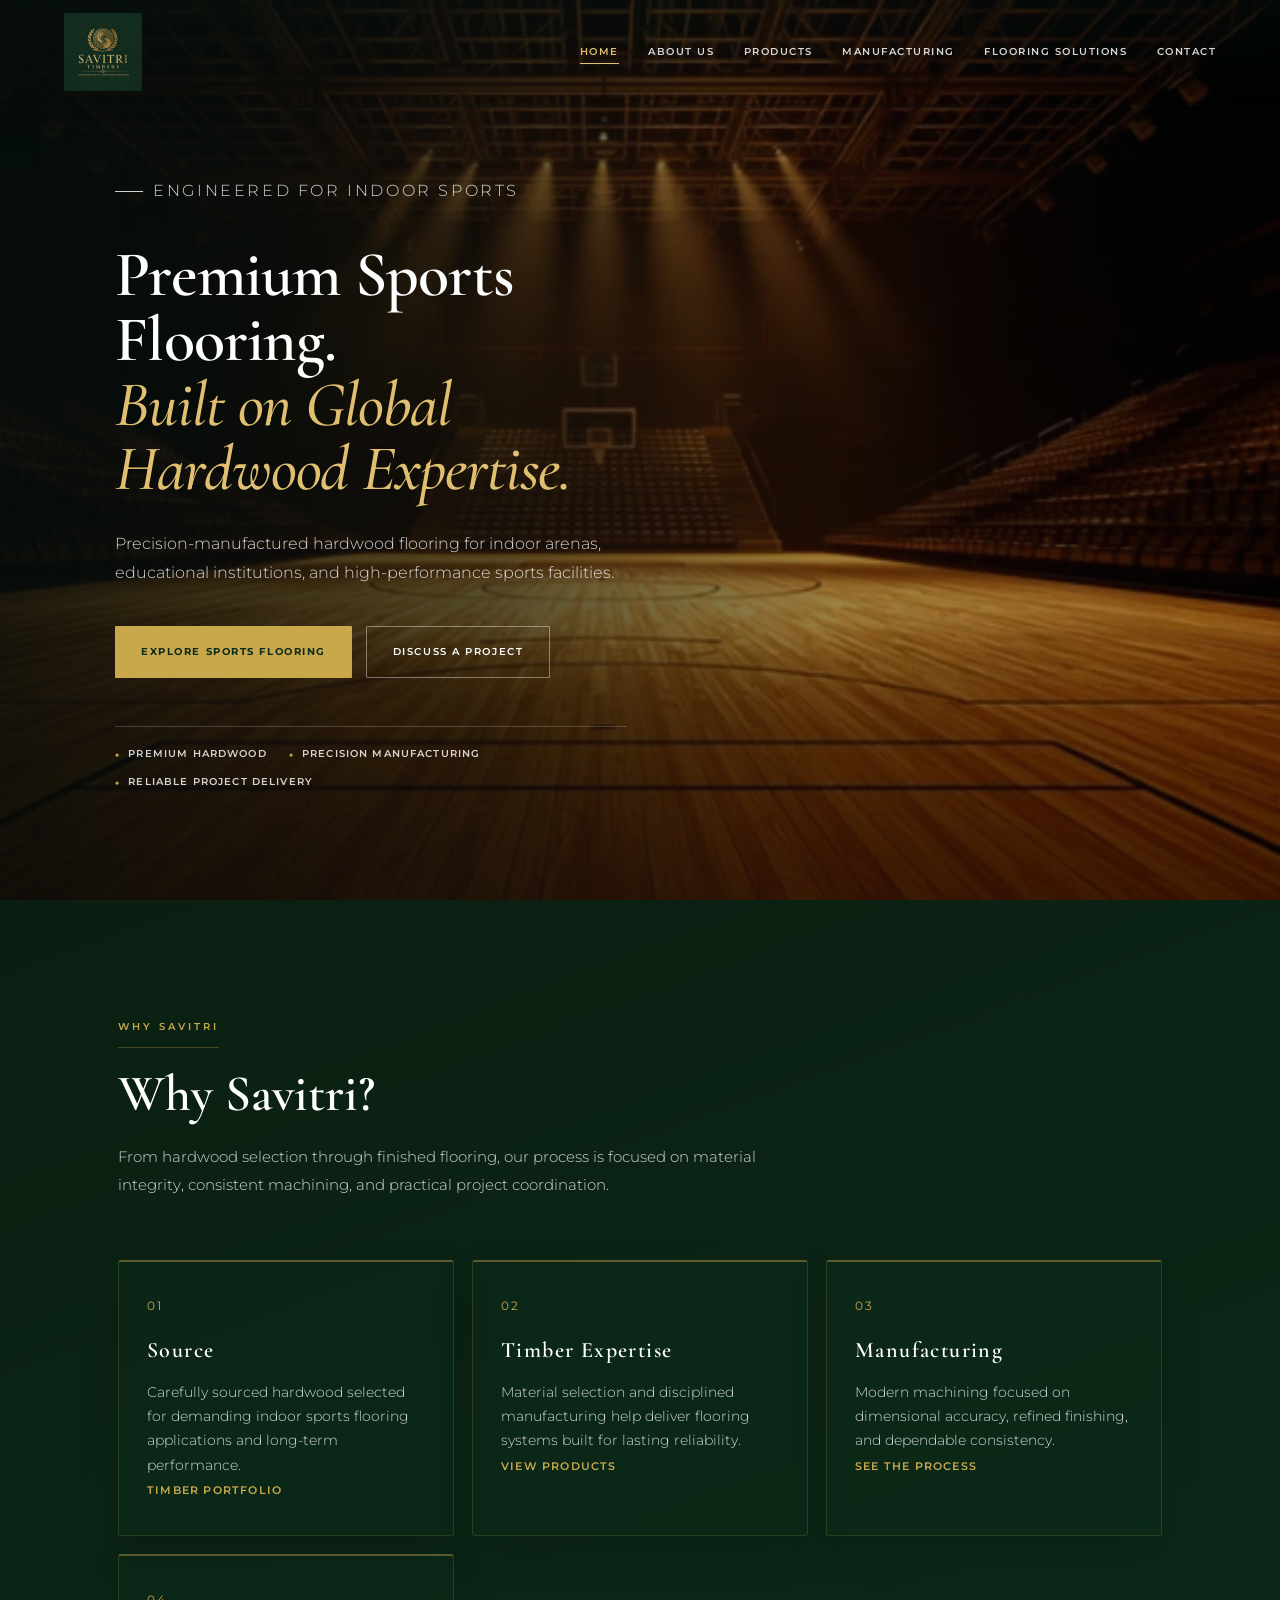
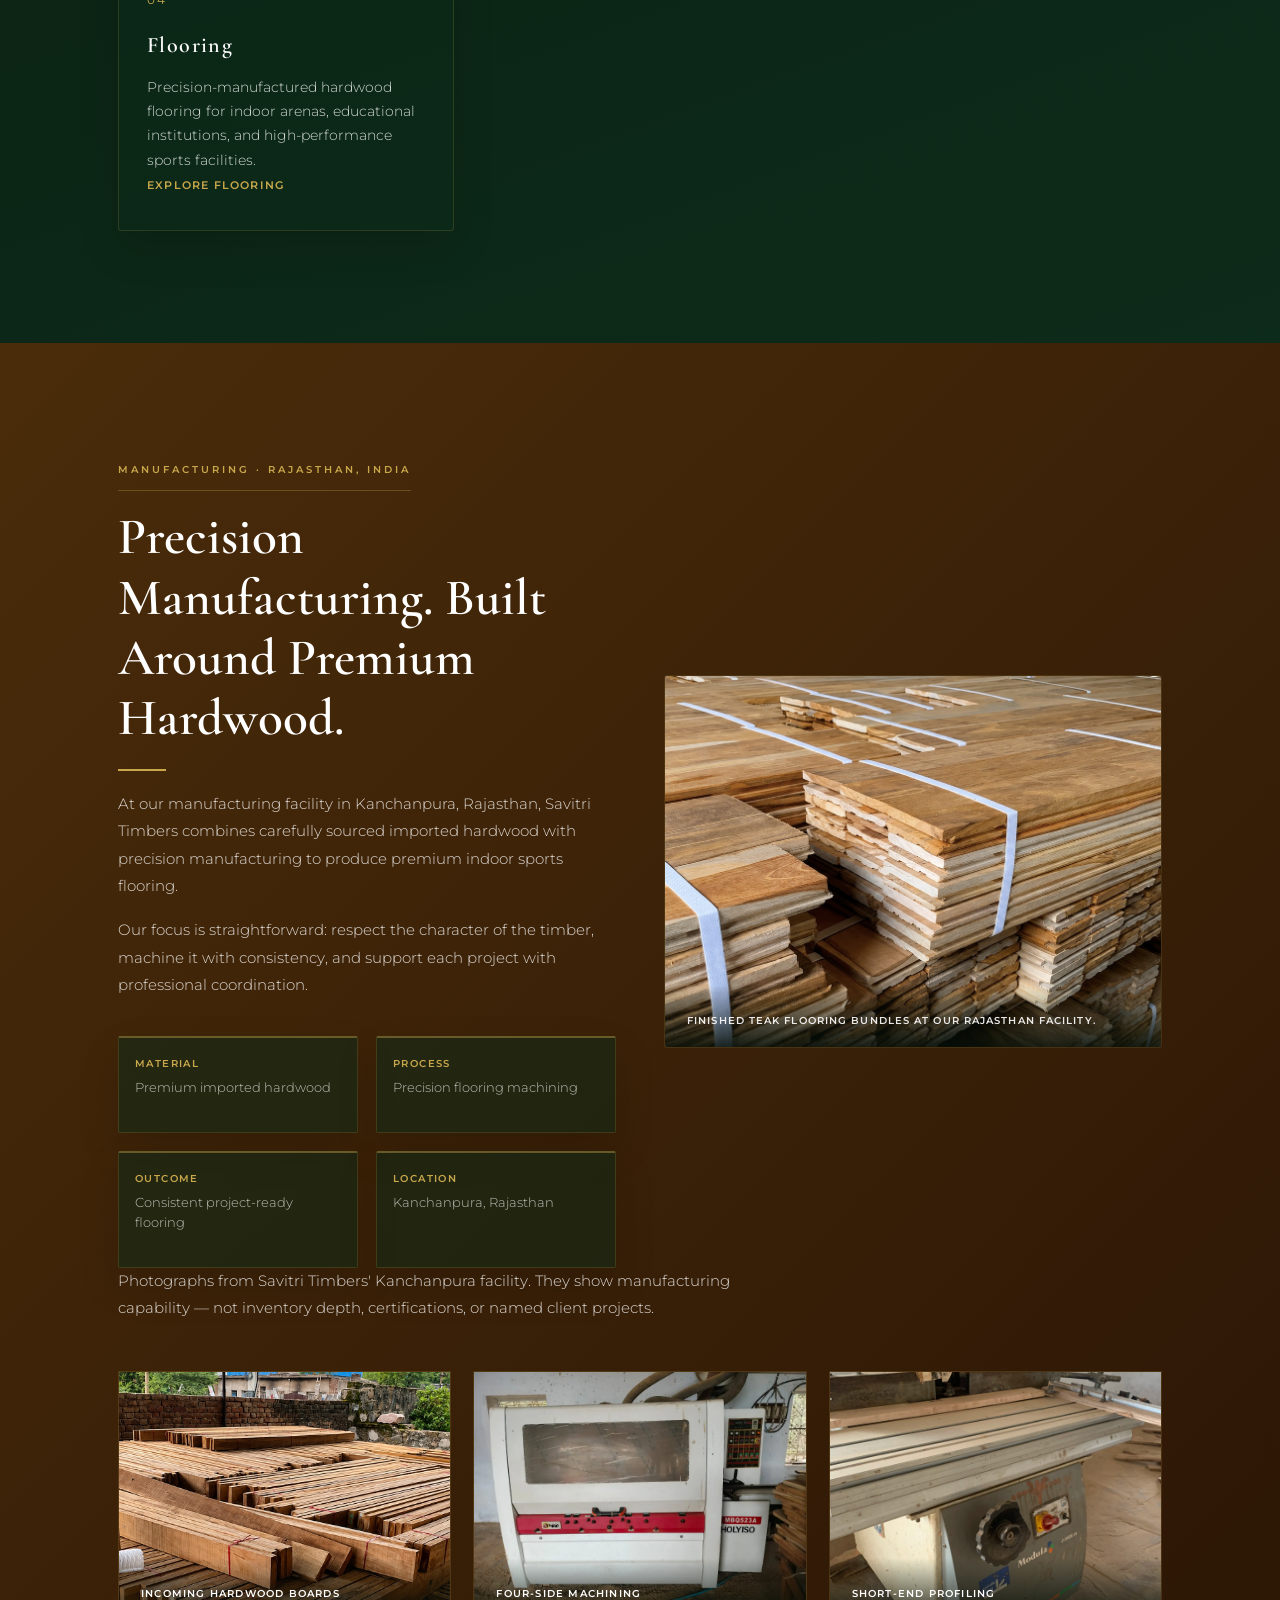
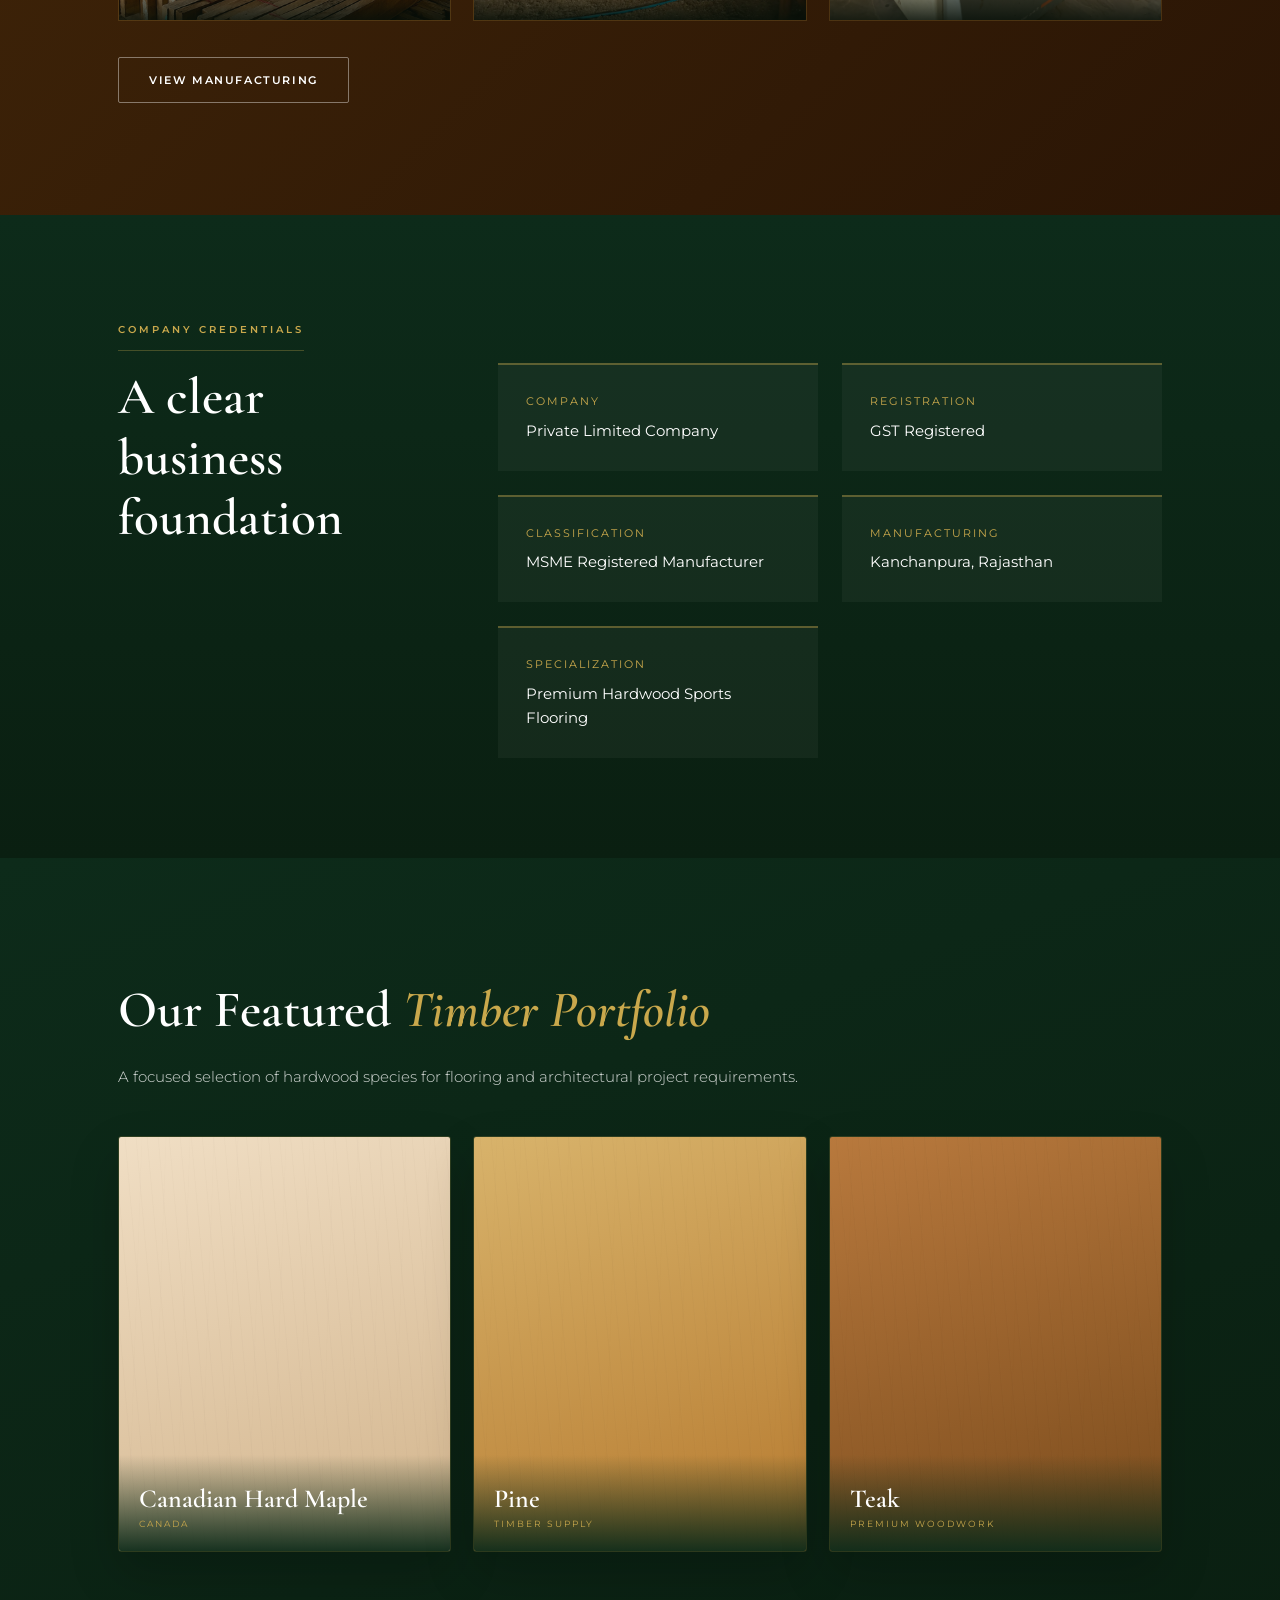
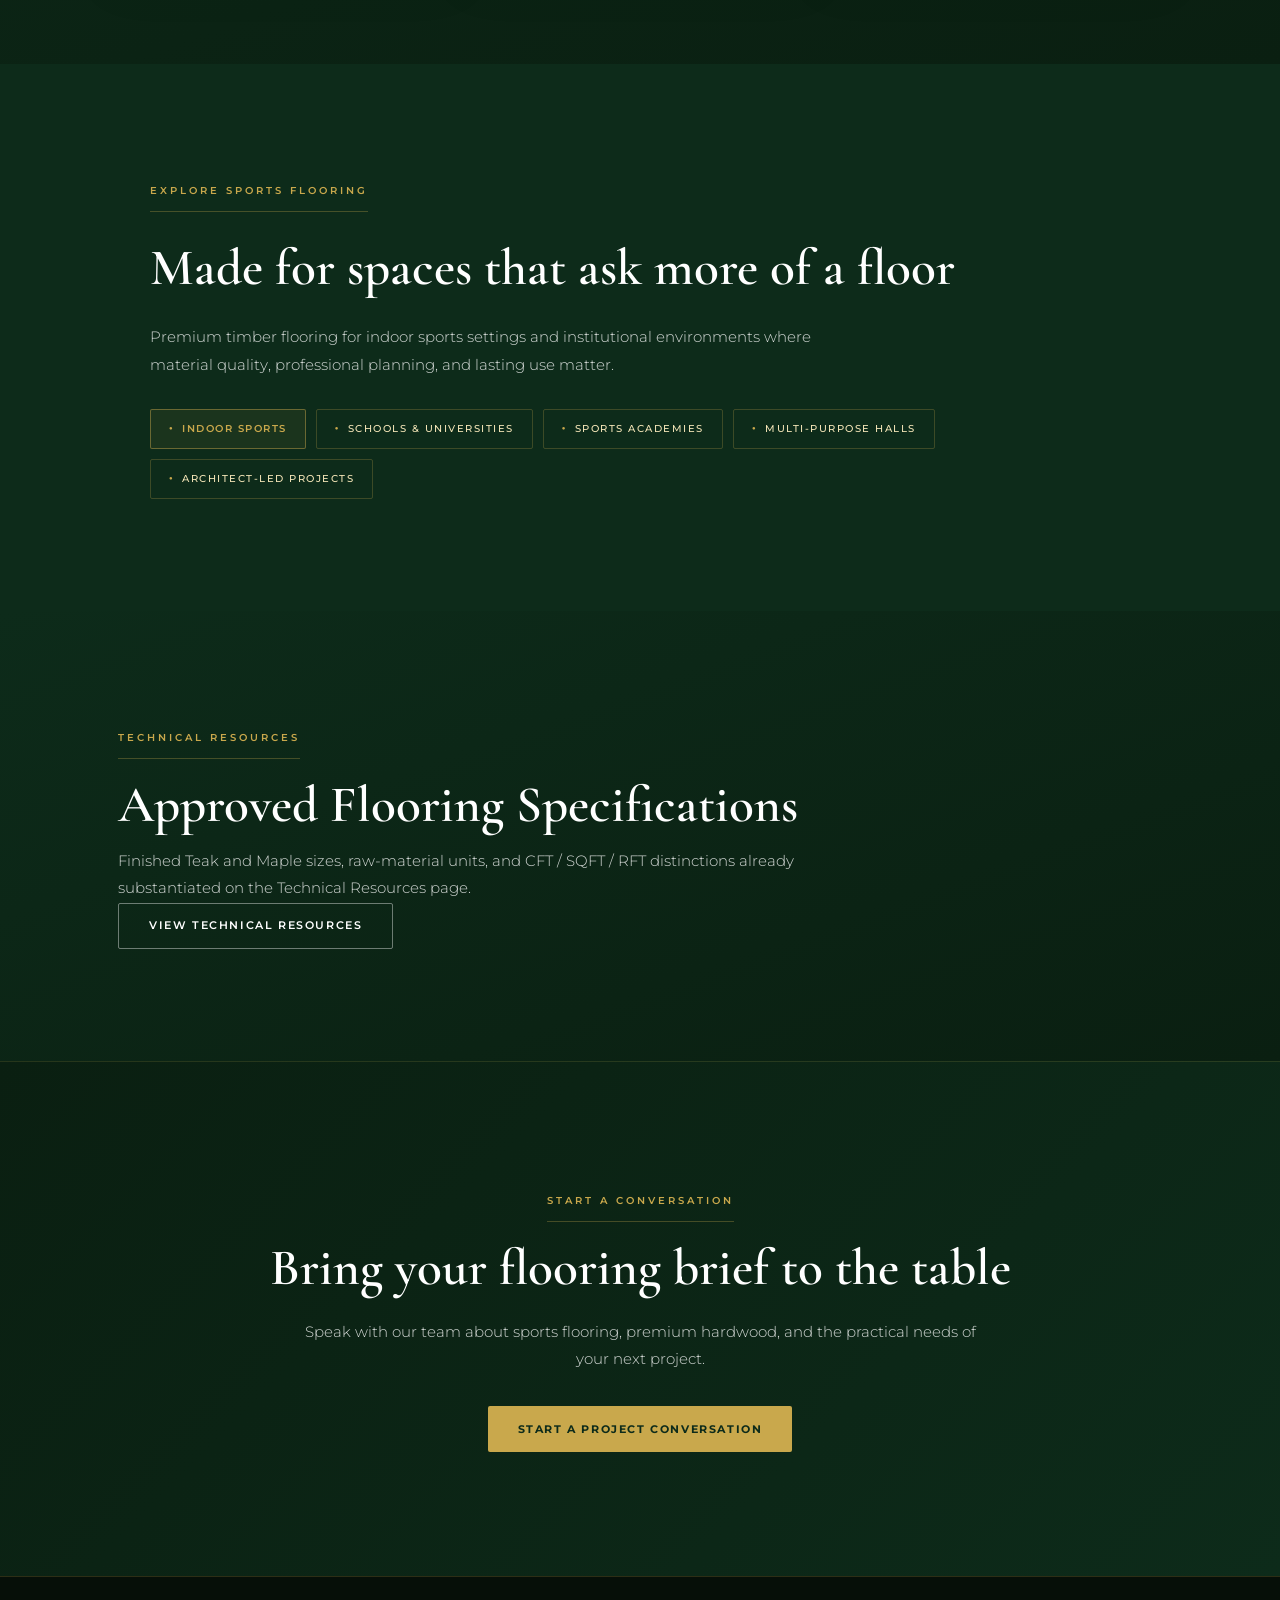
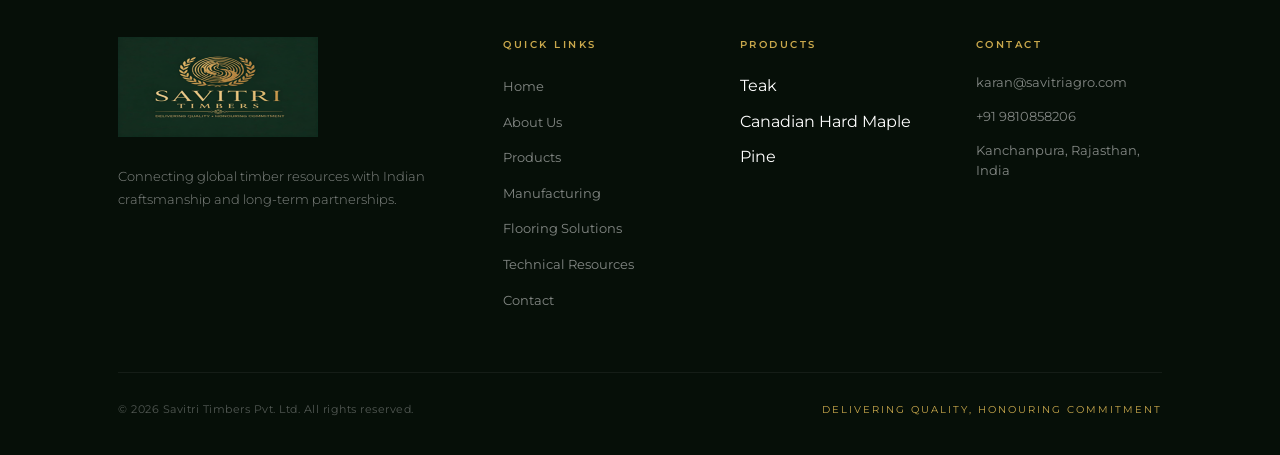
<file: index.html>
<!DOCTYPE html>
<html lang="en">
<head>
    <meta charset="UTF-8">
    <meta name="viewport" content="width=device-width, initial-scale=1.0">
    <title>Savitri Timbers | Premium Hardwood Sports Flooring</title>
    <meta name="description" content="Savitri Timbers manufactures premium hardwood sports flooring in Rajasthan, supported by global hardwood sourcing and dependable project delivery.">
    <meta property="og:title" content="Savitri Timbers | Premium Hardwood Sports Flooring">
    <meta property="og:description" content="Premium hardwood sports flooring, precision-manufactured in Rajasthan.">
    <meta property="og:type" content="website">
    <link rel="icon" href="images/favicon.png" type="image/png" sizes="64x64">
    <link rel="preconnect" href="https://fonts.googleapis.com">
    <link rel="preconnect" href="https://fonts.gstatic.com" crossorigin>
    <link rel="stylesheet" href="https://fonts.googleapis.com/css2?family=Cormorant+Garamond:ital,wght@0,300;0,400;0,500;0,600;0,700;1,400;1,600&amp;family=Montserrat:wght@300;400;500;600;700;800&amp;display=swap">
    <link rel="stylesheet" href="css/style.css">
    <link rel="preload" as="image" href="assets/images/hero/arena-main.webp" type="image/webp" media="(min-width: 769px)">
    <link rel="preload" as="image" href="assets/images/hero/arena-mobile-master.webp" type="image/webp" media="(max-width: 768px)">
</head>
<body class="home-page">

<!-- Header with logo and navigation -->
    <header>
    <div class="container">
    <a class="logo" href="index.html" aria-label="Savitri Timbers home">
        <img src="images/logo-mark.png" width="200" height="200" alt="Savitri Timbers Logo">
    </a>
    <nav aria-label="Primary navigation">
        <a href="index.html" aria-current="page">Home</a>
        <a href="about.html">About Us</a>
        <a href="products.html">Products</a>
        <a href="manufacturing.html">Manufacturing</a>
        <a href="flooring/sports-flooring/">Flooring Solutions</a>
        <a href="contact.html">Contact</a>
    </nav>
</div>
</header>

<main>

<!-- Hero section with headline, tagline, and call-to-action -->
<section class="hero">
<div class="hero-bg" aria-hidden="true"></div>
  <div class="hero-grid" aria-hidden="true">
    <div></div><div></div><div></div><div></div><div></div><div></div>
  </div>   
  <div class="wood-texture" aria-hidden="true"></div>
  <div class="hero-overlay" aria-hidden="true"></div>
 
 <div class="hero-content">
    <p class="hero-eyebrow">Engineered for indoor sports</p>
    <h1>
      Premium Sports Flooring.<br>
      <em>Built on Global Hardwood Expertise.</em>
    </h1>
    <p class="hero-intro">
      Precision-manufactured hardwood flooring for indoor arenas, educational institutions,
      and high-performance sports facilities.
    </p>
    <div class="hero-buttons">
      <a href="flooring/sports-flooring/" class="btn">Explore Sports Flooring</a>
      <a href="contact.html?source=home-hero" class="btn-outline">Discuss a Project</a>
    </div>
    <ul class="hero-assurances" aria-label="Savitri Timbers value highlights">
      <li>Premium Hardwood</li>
      <li>Precision Manufacturing</li>
      <li>Reliable Project Delivery</li>
    </ul>
  </div>
</section>
<!--Hero section ends-->
<!-- this trust strip section is commented out for now, as it's redundant with Company Credentials section.  
<section class="trust-strip" aria-labelledby="trust-strip-title">
    <div class="container trust-strip-inner">
        <p id="trust-strip-title" class="trust-strip-label">Built for considered projects</p>
        <ul class="trust-strip-list">
            <li>
                <svg viewBox="0 0 24 24" aria-hidden="true"><path d="M5 21V4l7-2 7 2v17M2 21h20M9 8h1m4 0h1M9 12h1m4 0h1M9 16h1m4 0h1" /></svg>
                <span>Private Limited Company</span>
            </li>
            <li>
                <svg viewBox="0 0 24 24" aria-hidden="true"><path d="M4 21V8l8-5 8 5v13M2 21h20M8 21v-5h8v5M9 10h.01M15 10h.01" /></svg>
                <span>GST Registered</span>
            </li>
            <li>
                <svg viewBox="0 0 24 24" aria-hidden="true"><path d="M4 21V8l8-5 8 5v13M2 21h20M8 21v-5h8v5M9 10h.01M15 10h.01" /></svg>
                <span>MSME Registered Manufacturer</span>
            </li>
            <li>
                <svg viewBox="0 0 24 24" aria-hidden="true"><path d="M12 21s7-5.2 7-12a7 7 0 1 0-14 0c0 6.8 7 12 7 12Z" /><circle cx="12" cy="9" r="2" /></svg>
                <span>Manufacturing Facility · Rajasthan</span>
            </li>
            <li>
                <svg viewBox="0 0 24 24" aria-hidden="true"><circle cx="12" cy="12" r="9" /><path d="M3 12h18M12 3a14 14 0 0 1 0 18M12 3a14 14 0 0 0 0 18" /></svg>
                <span>Global Hardwood Sourcing</span>
            </li>
        </ul>
    </div>
</section>
-->
<section class="why-us" aria-labelledby="why-title">
    <div class="container">
        <span class="section-tag">Why Savitri</span>
        <h2 id="why-title" class="section-title">Why Savitri?</h2>
        <p class="section-sub">From hardwood selection through finished flooring, our process is focused on material integrity, consistent machining, and practical project coordination.</p>

        <div class="why-grid why-grid--four">
            <article class="why-card">
                <span class="card-index">01</span>
                <h3>Source</h3>
                <p>
                    Carefully sourced hardwood selected for demanding indoor sports flooring applications and long-term performance.
                </p>
                <p><a href="products.html">Timber portfolio</a></p>
            </article>
            <article class="why-card">
                <span class="card-index">02</span>
                <h3>Timber Expertise</h3>
                <p>Material selection and disciplined manufacturing help deliver flooring systems built for lasting reliability.</p>
                <p><a href="products.html">View products</a></p>
            </article>
            <article class="why-card">
                <span class="card-index">03</span>
                <h3>Manufacturing</h3>
                <p>
                 Modern machining focused on dimensional accuracy, refined finishing, and dependable consistency.
                </p>
                <p><a href="manufacturing.html">See the process</a></p>
            </article>
            <article class="why-card">
                <span class="card-index">04</span>
                <h3>Flooring</h3>
                <p>Precision-manufactured hardwood flooring for indoor arenas, educational institutions, and high-performance sports facilities.</p>
                <p><a href="flooring/sports-flooring/">Explore flooring</a></p>
            </article>
        </div>
    </div>
</section>

<section class="manufacturing" aria-labelledby="manufacturing-title">
    <div class="container manufacturing-grid">
        <div class="manufacturing-content">
            <span class="section-tag">Manufacturing · Rajasthan, India</span>
            <h2 id="manufacturing-title" class="section-title">Precision Manufacturing. Built Around Premium Hardwood.</h2>
            <span class="gold-line"></span>
            <p>At our manufacturing facility in Kanchanpura, Rajasthan, Savitri Timbers combines carefully sourced imported hardwood with precision manufacturing to produce premium indoor sports flooring.</p>
            <p>Our focus is straightforward: respect the character of the timber, machine it with consistency, and support each project with professional coordination.</p>

            <div class="mfg-features">
                <div class="mfg-feat"><h3>Material</h3><p>Premium imported hardwood</p></div>
                <div class="mfg-feat"><h3>Process</h3><p>Precision flooring machining</p></div>
                <div class="mfg-feat"><h3>Outcome</h3><p>Consistent project-ready flooring</p></div>
                <div class="mfg-feat"><h3>Location</h3><p>Kanchanpura, Rajasthan</p></div>
            </div>
        </div>

        <figure class="mfg-visual mfg-photo">
            <img src="assets/images/manufacturing/teak-flooring-bundles-shri-madhopur.jpg" width="1064" height="749" loading="lazy" decoding="async" alt="Finished teak flooring bundles at Savitri Timbers' Rajasthan facility">
            <figcaption>Finished teak flooring bundles at our Rajasthan facility.</figcaption>
        </figure>
    </div>
    <div class="container">
        <p class="section-sub">
            Photographs from Savitri Timbers' Kanchanpura facility.
            They show manufacturing capability — not inventory depth, certifications, or named client projects.
        </p>
        <div class="mfg-gallery-grid">
            <figure>
                <img src="assets/images/manufacturing/teak-raw-boards-shri-madhopur.jpg" width="976" height="1612" loading="lazy" decoding="async" alt="Raw hardwood boards at Savitri Timbers' Rajasthan facility">
                <figcaption>Incoming hardwood boards</figcaption>
            </figure>
            <figure>
                <img src="assets/images/manufacturing/holyiso-mbq523a-four-side-planer-moulder.webp" width="1200" height="800" loading="lazy" decoding="async" alt="HOLYISO four-side planer and moulder at Savitri Timbers">
                <figcaption>Four-side machining</figcaption>
            </figure>
            <figure>
                <img src="assets/images/manufacturing/jai-modula-j3400-spindle-moulder.webp" width="1200" height="800" loading="lazy" decoding="async" alt="JAI Modula spindle moulder at Savitri Timbers">
                <figcaption>Short-end profiling</figcaption>
            </figure>
        </div>
        <div class="hero-buttons home-mfg-actions">
            <a href="manufacturing.html" class="btn-outline">View Manufacturing</a>
        </div>
    </div>
</section>

<section class="credentials" aria-labelledby="credentials-title">
    <div class="container credentials-inner">
        <div>
            <span class="section-tag">Company credentials</span>
            <h2 id="credentials-title" class="section-title">A clear business foundation</h2>
        </div>
        <dl class="credentials-list">

<div>
<dt>Company</dt>
<dd>Private Limited Company</dd>
</div>

<div>
<dt>Registration</dt>
<dd>GST Registered</dd>
</div>

<div>
<dt>Classification</dt>
<dd>MSME Registered Manufacturer</dd>
</div>

<div>
<dt>Manufacturing</dt>
<dd>Kanchanpura, Rajasthan</dd>
</div>

<div>
<dt>Specialization</dt>
<dd>Premium Hardwood Sports Flooring</dd>
</div>

</dl>
    </div>
</section>



<!--Featured Timber Species-->
<section class="species" aria-labelledby="species-title">
    <div class="container">
       <h2 id="species-title">
            Our Featured 
            <em class="species-title-accent">Timber Portfolio</em>
        </h2>
        
        <p class="section-sub species-sub">
            A focused selection of hardwood species for flooring and architectural project requirements.
        </p>

    <div class="species-grid">
        <a class="species-card maple" href="flooring/maple/">
            <div class="species-bg"></div>
            <div class="wood-grain"></div>
            <div class="species-info">
                <div class="species-name">Canadian Hard Maple</div>
                <div class="species-origin">Canada</div>
            </div>
        </a>
        <div class="species-card pine">
            <div class="species-bg"></div>
            <div class="wood-grain"></div>
            <div class="species-info">
                <div class="species-name">Pine</div>
                <div class="species-origin">Timber Supply</div>
            </div>
        </div>
        <a class="species-card teak" href="flooring/teak/">
            <div class="species-bg"></div>
            <div class="wood-grain"></div>
            <div class="species-info">
                <div class="species-name">Teak</div>
                <div class="species-origin">Premium Woodwork</div>
            </div>
        </a>
    </div>
    </div>
</section>
<section class="sourcing applications" aria-labelledby="applications-title">

<div class="container">

    <span class="section-tag">Explore Sports Flooring</span>
    <h2 id="applications-title">Made for spaces that ask more of a floor</h2>

    <p>
        Premium timber flooring for indoor sports settings and institutional environments where material quality, professional planning, and lasting use matter.
    </p>

    <div class="country-grid">

        <a href="flooring/indoor-sports/">Indoor Sports</a>
        <div>Schools &amp; Universities</div>
        <div>Sports Academies</div>
        <div>Multi-purpose Halls</div>
        <div>Architect-led Projects</div>

    </div>

</div>

</section>

<section class="species" aria-labelledby="home-tech-title">
    <div class="container">
        <span class="section-tag">Technical Resources</span>
        <h2 id="home-tech-title" class="section-title">Approved Flooring Specifications</h2>
        <p class="section-sub">
            Finished Teak and Maple sizes, raw-material units, and CFT / SQFT / RFT distinctions
            already substantiated on the Technical Resources page.
        </p>
        <a href="technical-resources.html" class="btn-outline">View Technical Resources</a>
    </div>
</section>

<section class="contact-cta">
    <div class="container">
        <span class="section-tag">
            Start a Conversation
        </span>

        <h2 class="section-title">
            Bring your flooring brief to the table
        </h2>

        <p>
            Speak with our team about sports flooring, premium hardwood, and the practical needs of your next project.
        </p>

        <a href="contact.html?source=home-cta" class="btn">
            Start a Project Conversation
        </a>
    </div>
</section>

</main>
<script src="js/main.js"></script>

<footer>

    <div class="container">

        <div class="footer-top">

            <div class="footer-brand">

                <img src="images/logo-mark.png" width="200" height="200"
                     alt="Savitri Timbers"
                     class="footer-logo">

                <p>
                    Connecting global timber resources
                    with Indian craftsmanship and
                    long-term partnerships.
                </p>

            </div>

            <div class="footer-col">

                <h2>Quick Links</h2>

                <ul>
                    <li><a href="index.html">Home</a></li>
                    <li><a href="about.html">About Us</a></li>
                    <li><a href="products.html">Products</a></li>
                    <li><a href="manufacturing.html">Manufacturing</a></li>
                    <li><a href="flooring/sports-flooring/">Flooring Solutions</a></li>
                    <li><a href="technical-resources.html">Technical Resources</a></li>
                    <li><a href="contact.html">Contact</a></li>
                </ul>

            </div>

            <div class="footer-col">

                <h2>Products</h2>

                <ul>
                    <li>Teak</li>
                    <li>Canadian Hard Maple</li>
                    <li>Pine</li>
                </ul>

            </div>

            <div class="footer-col">

                <h2>Contact</h2>

                <div class="footer-contact-item">
                    <span class="contact-text">
                        karan@savitriagro.com
                    </span>
                </div>

                <div class="footer-contact-item">
                    <span class="contact-text">
                        +91 9810858206
                    </span>
                </div>

                <div class="footer-contact-item">
                    <span class="contact-text">
                        Kanchanpura, Rajasthan, India
                    </span>
                </div>

            </div>

        </div>

        <div class="footer-bottom">

            <p>
                © 2026 Savitri Timbers Pvt. Ltd.
                All rights reserved.
            </p>

            <div class="footer-tagline">

                Delivering Quality, Honouring Commitment

            </div>

        </div>

    </div>

</footer>

</body>

</html>
</file>
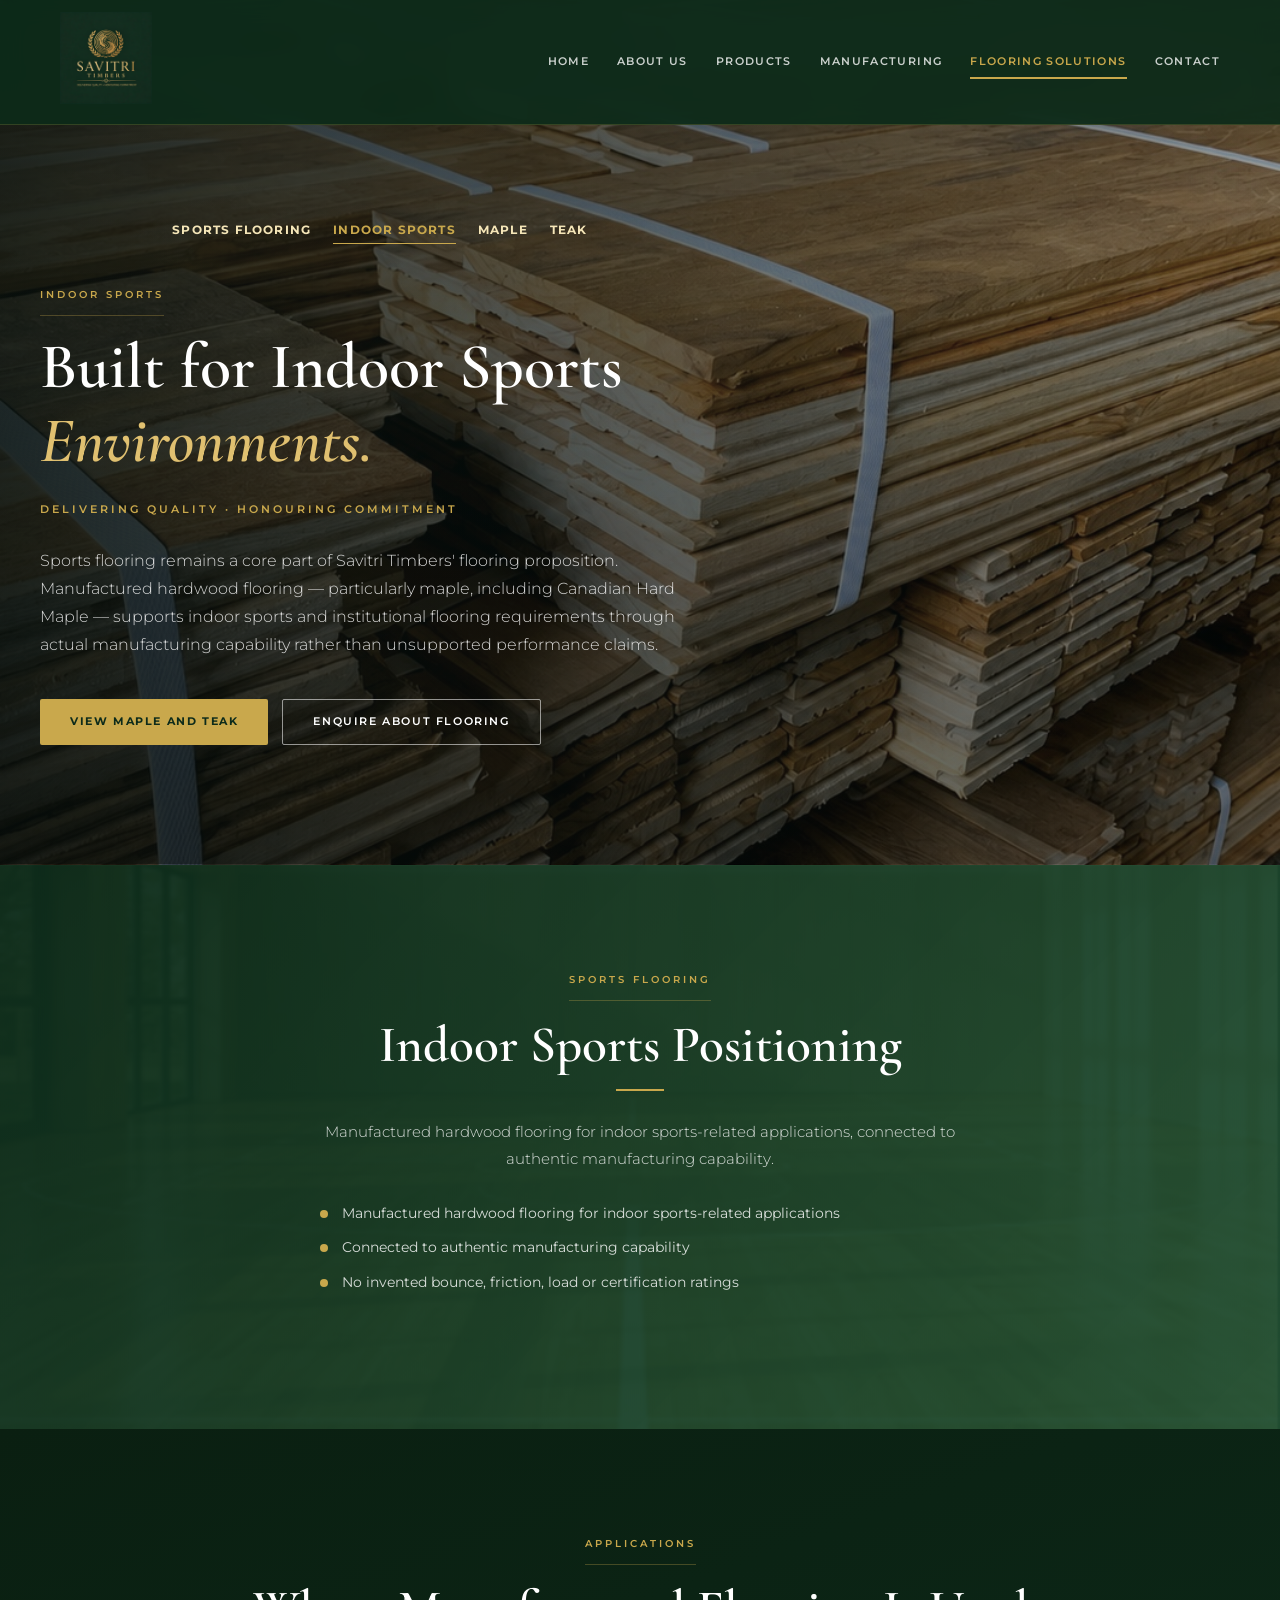
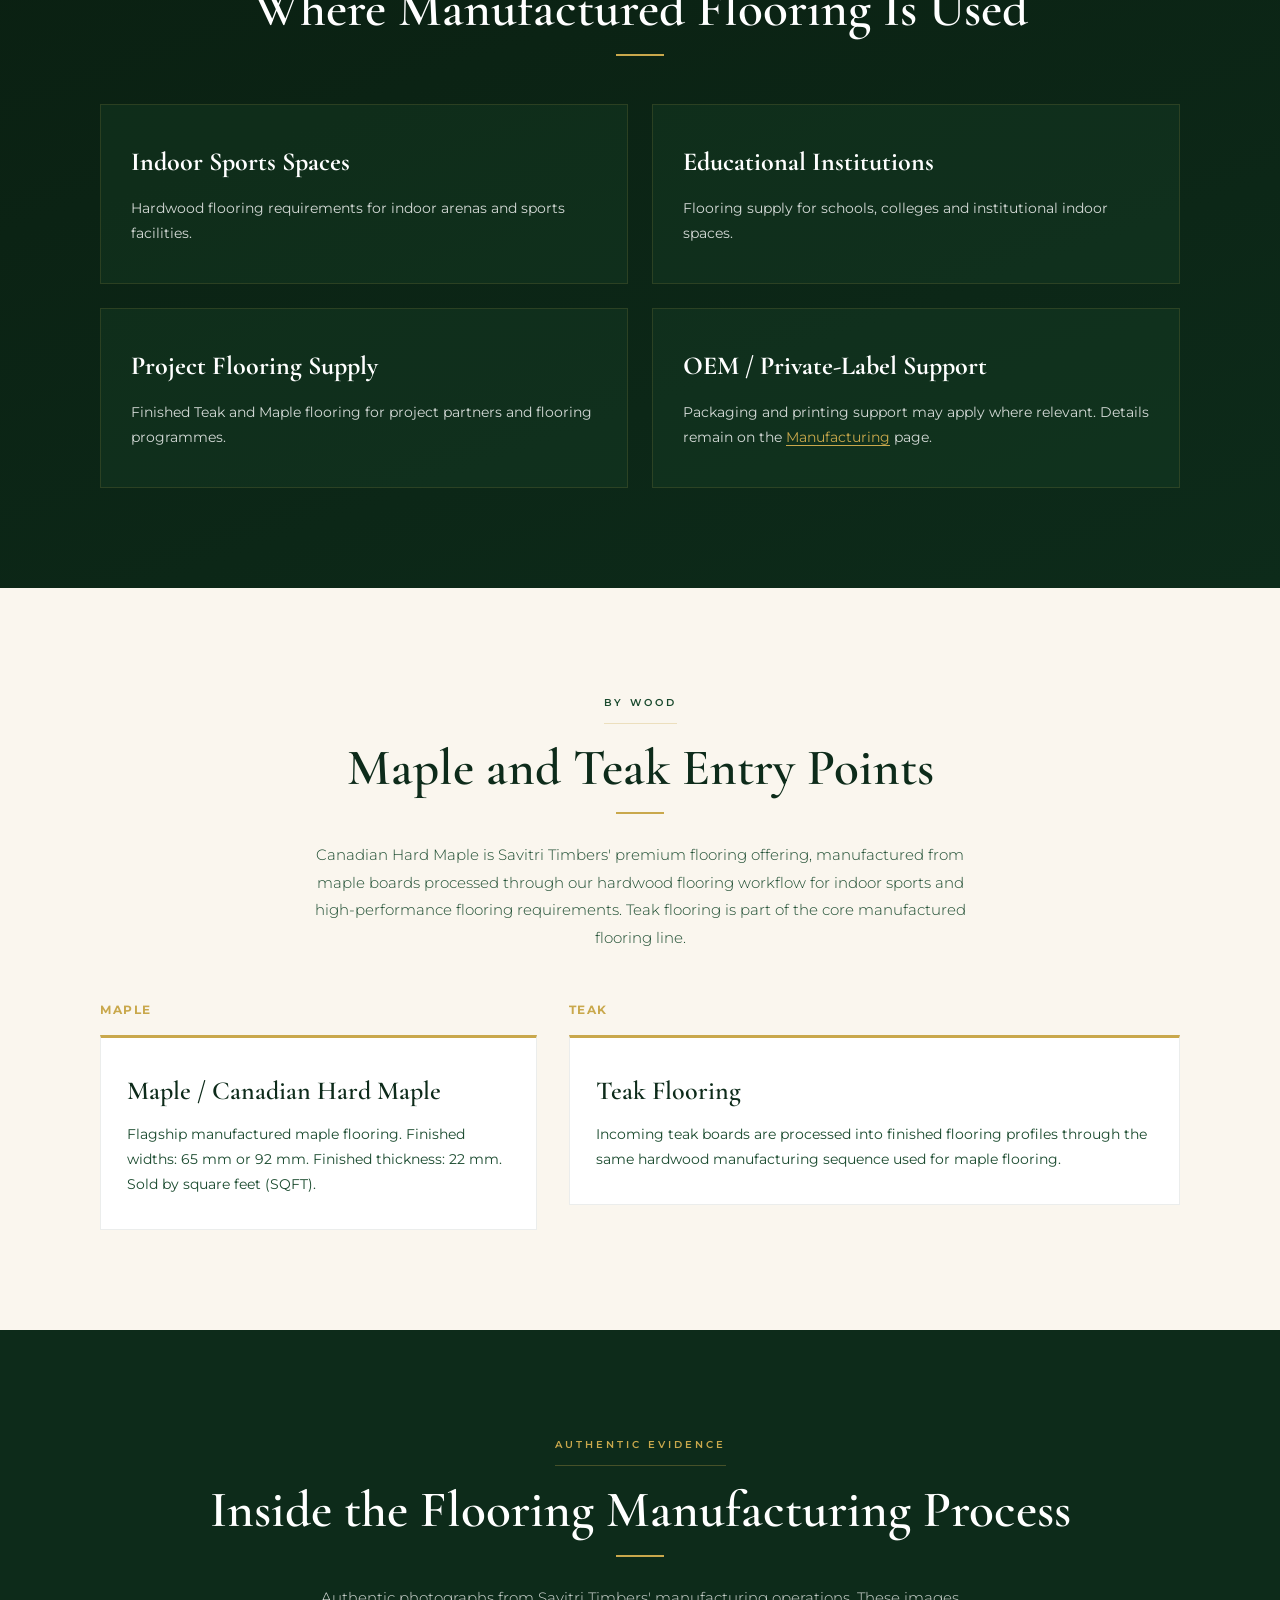
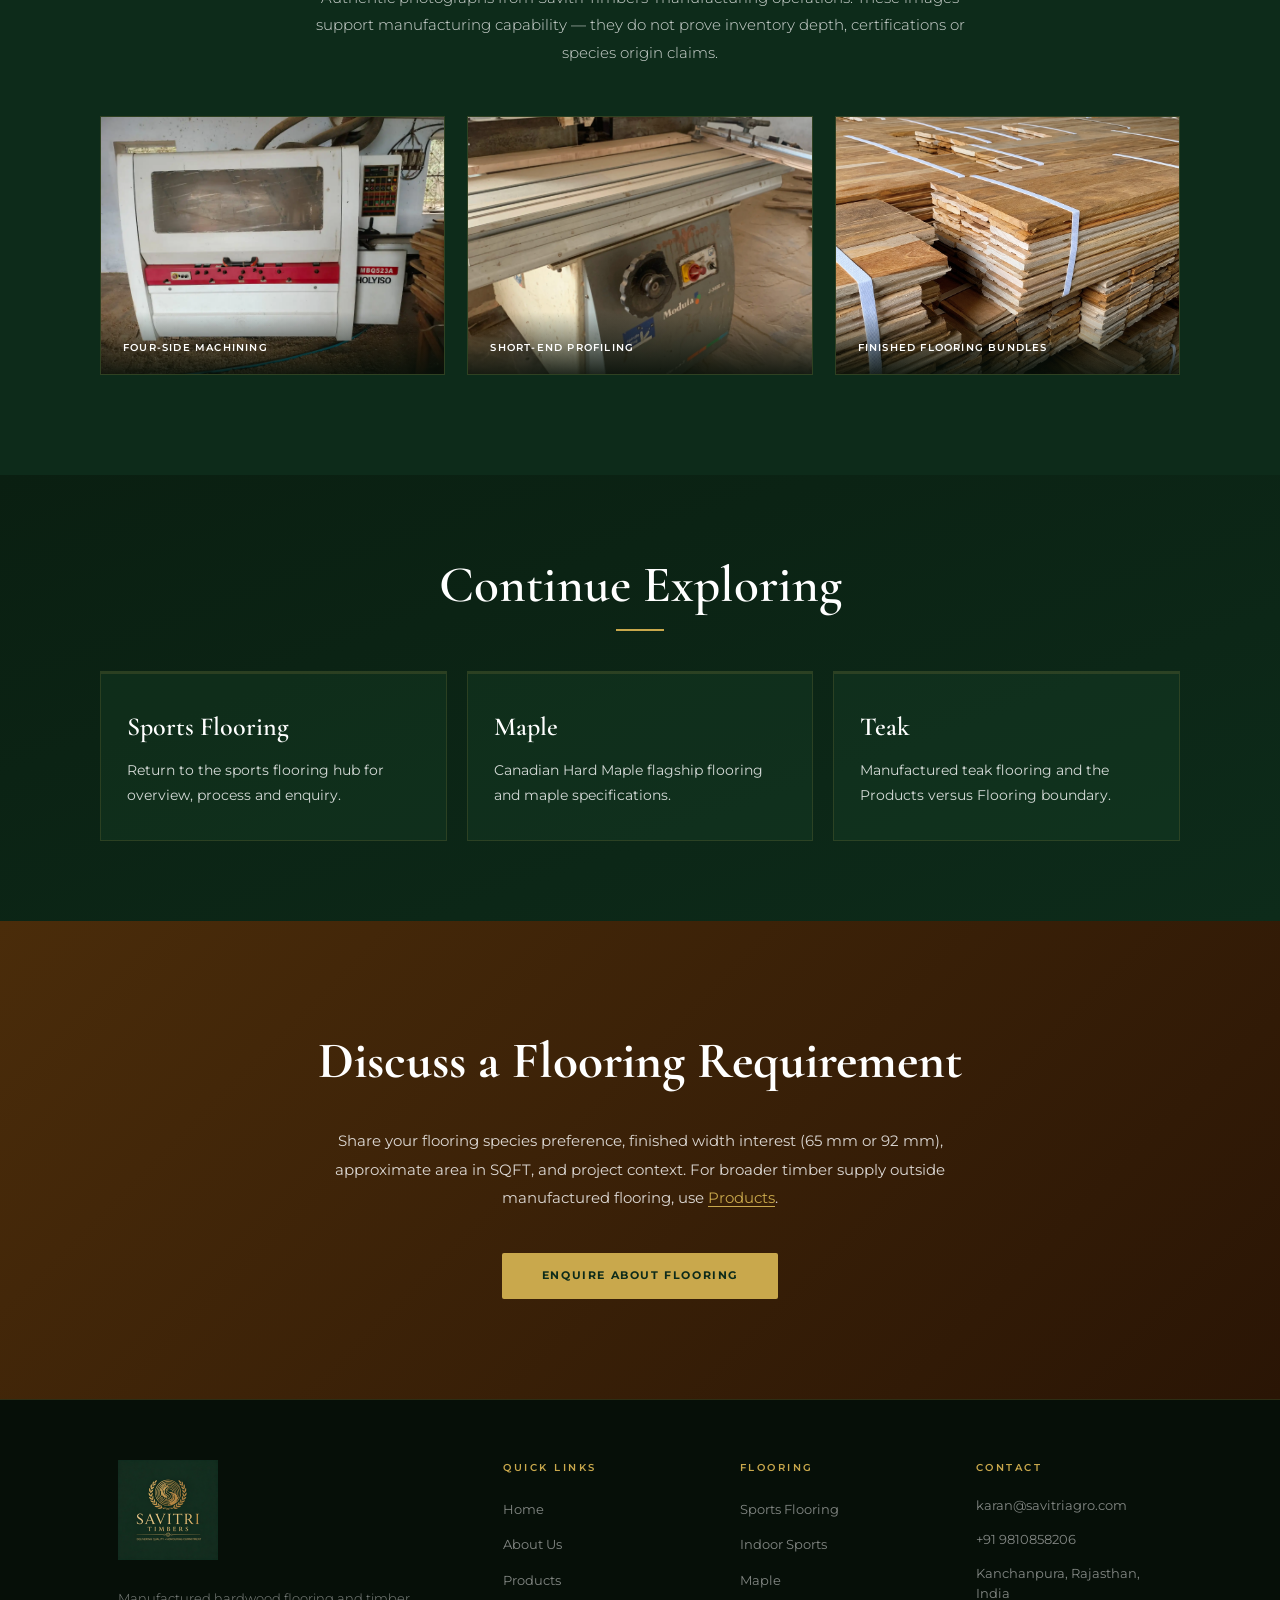
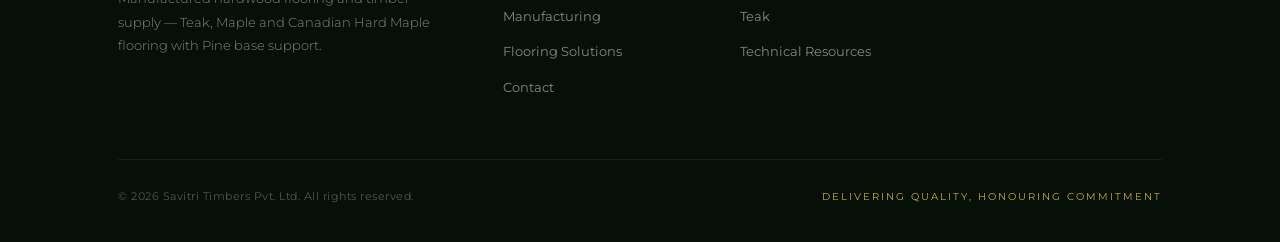
<file: flooring/indoor-sports/index.html>
<!DOCTYPE html>
<html lang="en">
<head>
    <meta charset="UTF-8">
    <meta name="viewport" content="width=device-width, initial-scale=1.0">
    <title>Indoor Sports Flooring | Savitri Timbers</title>
    <meta name="description" content="Manufactured hardwood flooring for indoor sports-related applications, supported by Savitri Timbers' Maple, Canadian Hard Maple and Teak flooring manufacturing.">
    <meta property="og:title" content="Indoor Sports Flooring | Savitri Timbers">
    <meta property="og:description" content="Hardwood flooring for indoor arenas and sports facilities, manufactured by Savitri Timbers.">
    <meta property="og:type" content="website">
    <link rel="icon" href="../../images/favicon.png" type="image/png" sizes="64x64">
    <link rel="preconnect" href="https://fonts.googleapis.com">
    <link rel="preconnect" href="https://fonts.gstatic.com" crossorigin>
    <link rel="stylesheet" href="https://fonts.googleapis.com/css2?family=Cormorant+Garamond:ital,wght@0,300;0,400;0,500;0,600;0,700;1,400;1,600&amp;family=Montserrat:wght@300;400;500;600;700;800&amp;display=swap">
    <link rel="stylesheet" href="../../css/style.css">
    <link rel="stylesheet" href="../../css/flooring.css">
</head>

<body class="flooring-page">

<header>
    <div class="container">
        <a class="logo" href="../../index.html" aria-label="Savitri Timbers home">
            <img src="../../images/logo-mark.png" width="200" height="200" alt="Savitri Timbers Logo">
        </a>
        <nav aria-label="Primary navigation">
            <a href="../../index.html">Home</a>
            <a href="../../about.html">About Us</a>
            <a href="../../products.html">Products</a>
            <a href="../../manufacturing.html">Manufacturing</a>
            <a href="../../flooring/sports-flooring/" class="active">Flooring Solutions</a>
            <a href="../../contact.html">Contact</a>
        </nav>
    </div>
</header>

<main>

    <section class="flooring-hero" aria-labelledby="indoor-hero-title">
        <div class="hero-bg" aria-hidden="true"></div>
        <div class="hero-overlay" aria-hidden="true"></div>
        <div class="hero-content">
            <nav class="flooring-local-nav" aria-label="Flooring discovery">
                <a href="../sports-flooring/">Sports Flooring</a>
                <a href="../indoor-sports/" aria-current="page">Indoor Sports</a>
                <a href="../maple/">Maple</a>
                <a href="../teak/">Teak</a>
            </nav>
            <span class="section-tag">Indoor Sports</span>
            <h1 id="indoor-hero-title">
                Built for Indoor Sports<br>
                <em>Environments.</em>
            </h1>
            <p class="tagline">Delivering Quality · Honouring Commitment</p>
            <p>
                Sports flooring remains a core part of Savitri Timbers' flooring proposition.
                Manufactured hardwood flooring — particularly maple, including Canadian Hard Maple —
                supports indoor sports and institutional flooring requirements through actual
                manufacturing capability rather than unsupported performance claims.
            </p>
            <div class="hero-buttons">
                <a href="#woods" class="btn">View Maple and Teak</a>
                <a href="../../contact.html?source=indoor-sports-hero" class="btn-outline">Enquire About Flooring</a>
            </div>
        </div>
    </section>

    <section class="flooring-sports" aria-labelledby="sports-title">
        <div class="container flooring-sports-inner">
            <span class="section-tag">Sports Flooring</span>
            <h2 id="sports-title" class="section-title">Indoor Sports Positioning</h2>
            <span class="gold-line" aria-hidden="true"></span>
            <p class="section-sub">
                Manufactured hardwood flooring for indoor sports-related applications,
                connected to authentic manufacturing capability.
            </p>
            <ul class="flooring-point-list flooring-point-list--center" aria-label="Sports flooring positioning">
                <li>Manufactured hardwood flooring for indoor sports-related applications</li>
                <li>Connected to authentic manufacturing capability</li>
                <li>No invented bounce, friction, load or certification ratings</li>
            </ul>
        </div>
    </section>

    <section class="flooring-applications" aria-labelledby="flooring-apps-title">
        <div class="container">
            <span class="section-tag">Applications</span>
            <h2 id="flooring-apps-title" class="section-title">Where Manufactured Flooring Is Used</h2>
            <span class="gold-line" aria-hidden="true"></span>
            <div class="flooring-app-grid">
                <article class="flooring-app-card">
                    <h3>Indoor Sports Spaces</h3>
                    <p>Hardwood flooring requirements for indoor arenas and sports facilities.</p>
                </article>
                <article class="flooring-app-card">
                    <h3>Educational Institutions</h3>
                    <p>Flooring supply for schools, colleges and institutional indoor spaces.</p>
                </article>
                <article class="flooring-app-card">
                    <h3>Project Flooring Supply</h3>
                    <p>Finished Teak and Maple flooring for project partners and flooring programmes.</p>
                </article>
                <article class="flooring-app-card">
                    <h3>OEM / Private-Label Support</h3>
                    <p>
                        Packaging and printing support may apply where relevant.
                        Details remain on the <a href="../../manufacturing.html">Manufacturing</a> page.
                    </p>
                </article>
            </div>
        </div>
    </section>

    <section class="flooring-discover" id="woods" aria-labelledby="woods-title">
        <div class="container">
            <span class="section-tag">By Wood</span>
            <h2 id="woods-title" class="section-title">Maple and Teak Entry Points</h2>
            <span class="gold-line" aria-hidden="true"></span>
            <p class="section-sub">
                Canadian Hard Maple is Savitri Timbers' premium flooring offering,
                manufactured from maple boards processed through our hardwood flooring
                workflow for indoor sports and high-performance flooring requirements.
                Teak flooring is part of the core manufactured flooring line.
            </p>
            <div class="flooring-discover-groups">
                <div class="flooring-discover-group">
                    <h3>Maple</h3>
                    <div class="flooring-discover-cards">
                        <a class="flooring-discover-card" href="../maple/">
                            <h4>Maple / Canadian Hard Maple</h4>
                            <p>
                                Flagship manufactured maple flooring.
                                Finished widths: 65 mm or 92 mm. Finished thickness: 22 mm.
                                Sold by square feet (SQFT).
                            </p>
                        </a>
                    </div>
                </div>
                <div class="flooring-discover-group">
                    <h3>Teak</h3>
                    <div class="flooring-discover-cards">
                        <a class="flooring-discover-card" href="../teak/">
                            <h4>Teak Flooring</h4>
                            <p>
                                Incoming teak boards are processed into finished flooring profiles
                                through the same hardwood manufacturing sequence used for maple flooring.
                            </p>
                        </a>
                    </div>
                </div>
            </div>
        </div>
    </section>

    <section class="flooring-evidence" aria-labelledby="evidence-title">
        <div class="container">
            <span class="section-tag">Authentic Evidence</span>
            <h2 id="evidence-title" class="section-title">Inside the Flooring Manufacturing Process</h2>
            <span class="gold-line" aria-hidden="true"></span>
            <p class="section-sub">
                Authentic photographs from Savitri Timbers' manufacturing operations.
                These images support manufacturing capability — they do not prove inventory
                depth, certifications or species origin claims.
            </p>
            <div class="mfg-gallery-grid flooring-evidence-grid">
                <figure>
                    <picture>
                        <source srcset="../../assets/images/manufacturing/holyiso-mbq523a-four-side-planer-moulder.webp" type="image/webp">
                        <img src="../../assets/images/manufacturing/holyiso-mbq523a-four-side-planer-moulder.webp" width="1200" height="800" loading="lazy" decoding="async" alt="HOLYISO four-side planer and moulder used in flooring manufacturing">
                    </picture>
                    <figcaption>Four-side machining</figcaption>
                </figure>
                <figure>
                    <picture>
                        <source srcset="../../assets/images/manufacturing/jai-modula-j3400-spindle-moulder.webp" type="image/webp">
                        <img src="../../assets/images/manufacturing/jai-modula-j3400-spindle-moulder.webp" width="1200" height="800" loading="lazy" decoding="async" alt="JAI Modula spindle moulder used for short-end flooring profiles">
                    </picture>
                    <figcaption>Short-end profiling</figcaption>
                </figure>
                <figure>
                    <picture>
                        <source srcset="../../assets/images/manufacturing/teak-flooring-bundles-shri-madhopur.jpg" type="image/jpeg">
                        <img src="../../assets/images/manufacturing/teak-flooring-bundles-shri-madhopur.jpg" width="1064" height="749" loading="lazy" decoding="async" alt="Finished flooring bundles prepared at Savitri Timbers">
                    </picture>
                    <figcaption>Finished flooring bundles</figcaption>
                </figure>
            </div>
        </div>
    </section>

    <section class="flooring-related" aria-labelledby="related-title">
        <div class="container">
            <h2 id="related-title" class="section-title">Continue Exploring</h2>
            <span class="gold-line" aria-hidden="true"></span>
            <div class="flooring-related-grid">
                <a class="flooring-discover-card" href="../sports-flooring/">
                    <h4>Sports Flooring</h4>
                    <p>Return to the sports flooring hub for overview, process and enquiry.</p>
                </a>
                <a class="flooring-discover-card" href="../maple/">
                    <h4>Maple</h4>
                    <p>Canadian Hard Maple flagship flooring and maple specifications.</p>
                </a>
                <a class="flooring-discover-card" href="../teak/">
                    <h4>Teak</h4>
                    <p>Manufactured teak flooring and the Products versus Flooring boundary.</p>
                </a>
            </div>
        </div>
    </section>

    <section class="flooring-cta" id="enquiry" aria-labelledby="flooring-cta-title">
        <div class="container">
            <h2 id="flooring-cta-title">Discuss a Flooring Requirement</h2>
            <p>
                Share your flooring species preference, finished width interest
                (65 mm or 92 mm), approximate area in SQFT, and project context.
                For broader timber supply outside manufactured flooring,
                use <a href="../../products.html">Products</a>.
            </p>
            <a href="../../contact.html?source=indoor-sports-cta" class="btn">Enquire About Flooring</a>
        </div>
    </section>

</main>

<footer>
    <div class="container">
        <div class="footer-top">
            <div class="footer-brand">
                <img src="../../images/logo-mark.png" width="200" height="200" alt="Savitri Timbers" class="footer-logo">
                <p>
                    Manufactured hardwood flooring and timber supply —
                    Teak, Maple and Canadian Hard Maple flooring with Pine base support.
                </p>
            </div>
            <div class="footer-col">
                <h2>Quick Links</h2>
                <ul>
                    <li><a href="../../index.html">Home</a></li>
                    <li><a href="../../about.html">About Us</a></li>
                    <li><a href="../../products.html">Products</a></li>
                    <li><a href="../../manufacturing.html">Manufacturing</a></li>
                    <li><a href="../../flooring/sports-flooring/">Flooring Solutions</a></li>
                    <li><a href="../../contact.html">Contact</a></li>
                </ul>
            </div>
            <div class="footer-col">
                <h2>Flooring</h2>
                <ul>
                    <li><a href="../sports-flooring/">Sports Flooring</a></li>
                    <li><a href="../indoor-sports/">Indoor Sports</a></li>
                    <li><a href="../maple/">Maple</a></li>
                    <li><a href="../teak/">Teak</a></li>
                    <li><a href="../../technical-resources.html">Technical Resources</a></li>
                </ul>
            </div>
            <div class="footer-col">
                <h2>Contact</h2>
                <div class="footer-contact-item">
                    <span class="contact-text">karan@savitriagro.com</span>
                </div>
                <div class="footer-contact-item">
                    <span class="contact-text">+91 9810858206</span>
                </div>
                <div class="footer-contact-item">
                    <span class="contact-text">Kanchanpura, Rajasthan, India</span>
                </div>
            </div>
        </div>
        <div class="footer-bottom">
            <p>© 2026 Savitri Timbers Pvt. Ltd. All rights reserved.</p>
            <div class="footer-tagline">Delivering Quality, Honouring Commitment</div>
        </div>
    </div>
</footer>

</body>
</html>
</file>
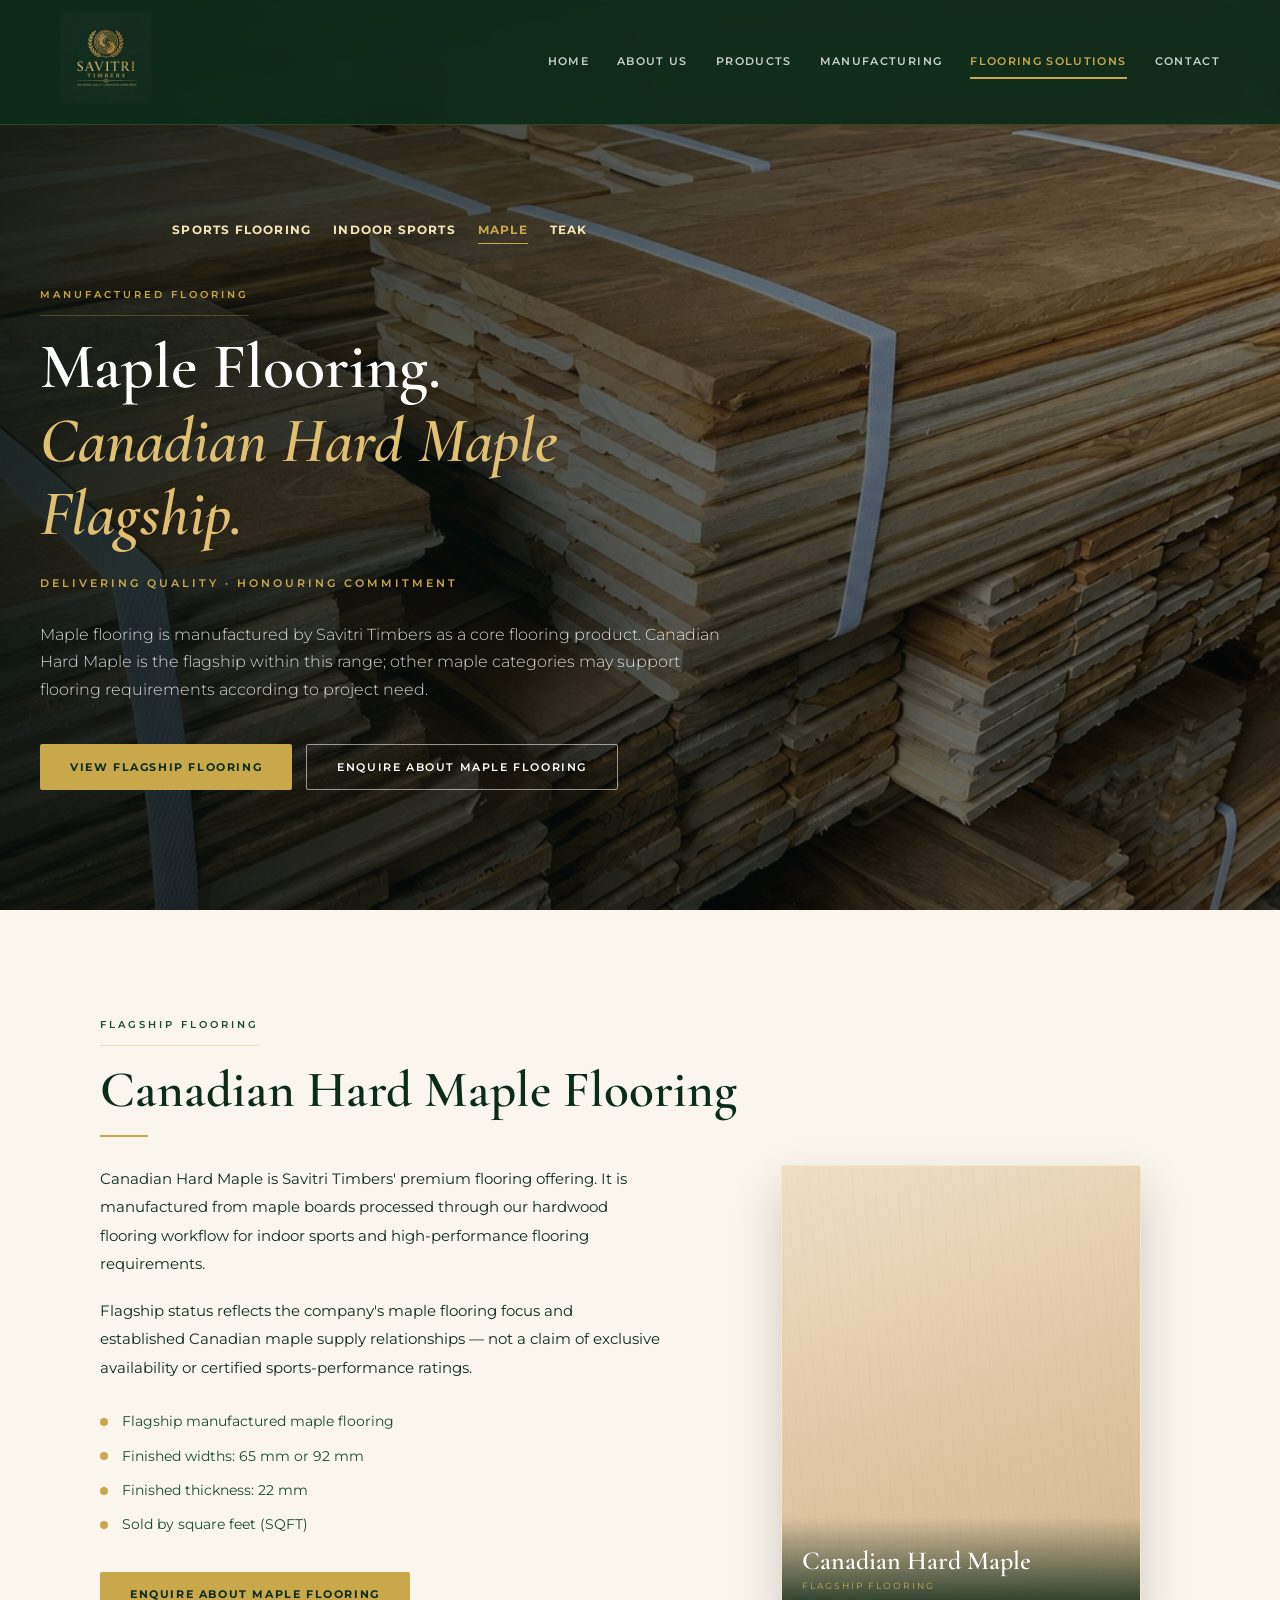
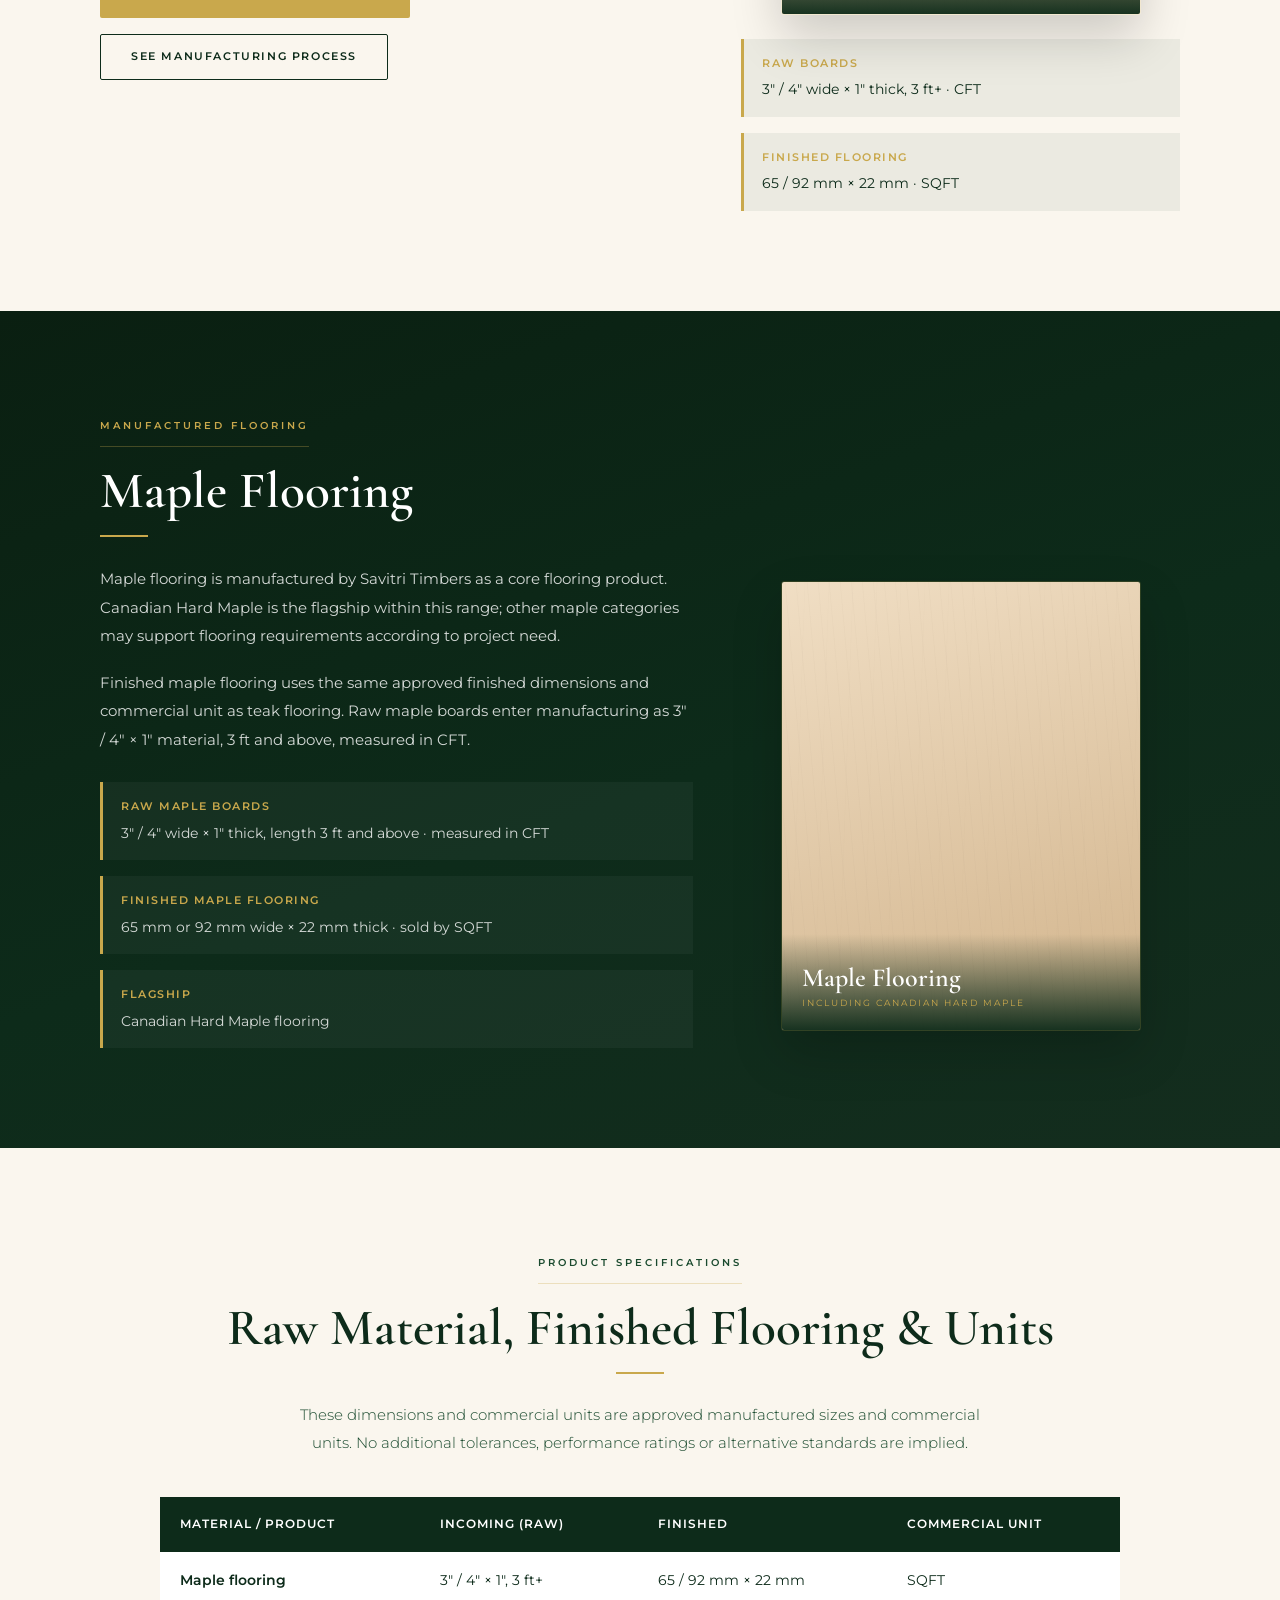
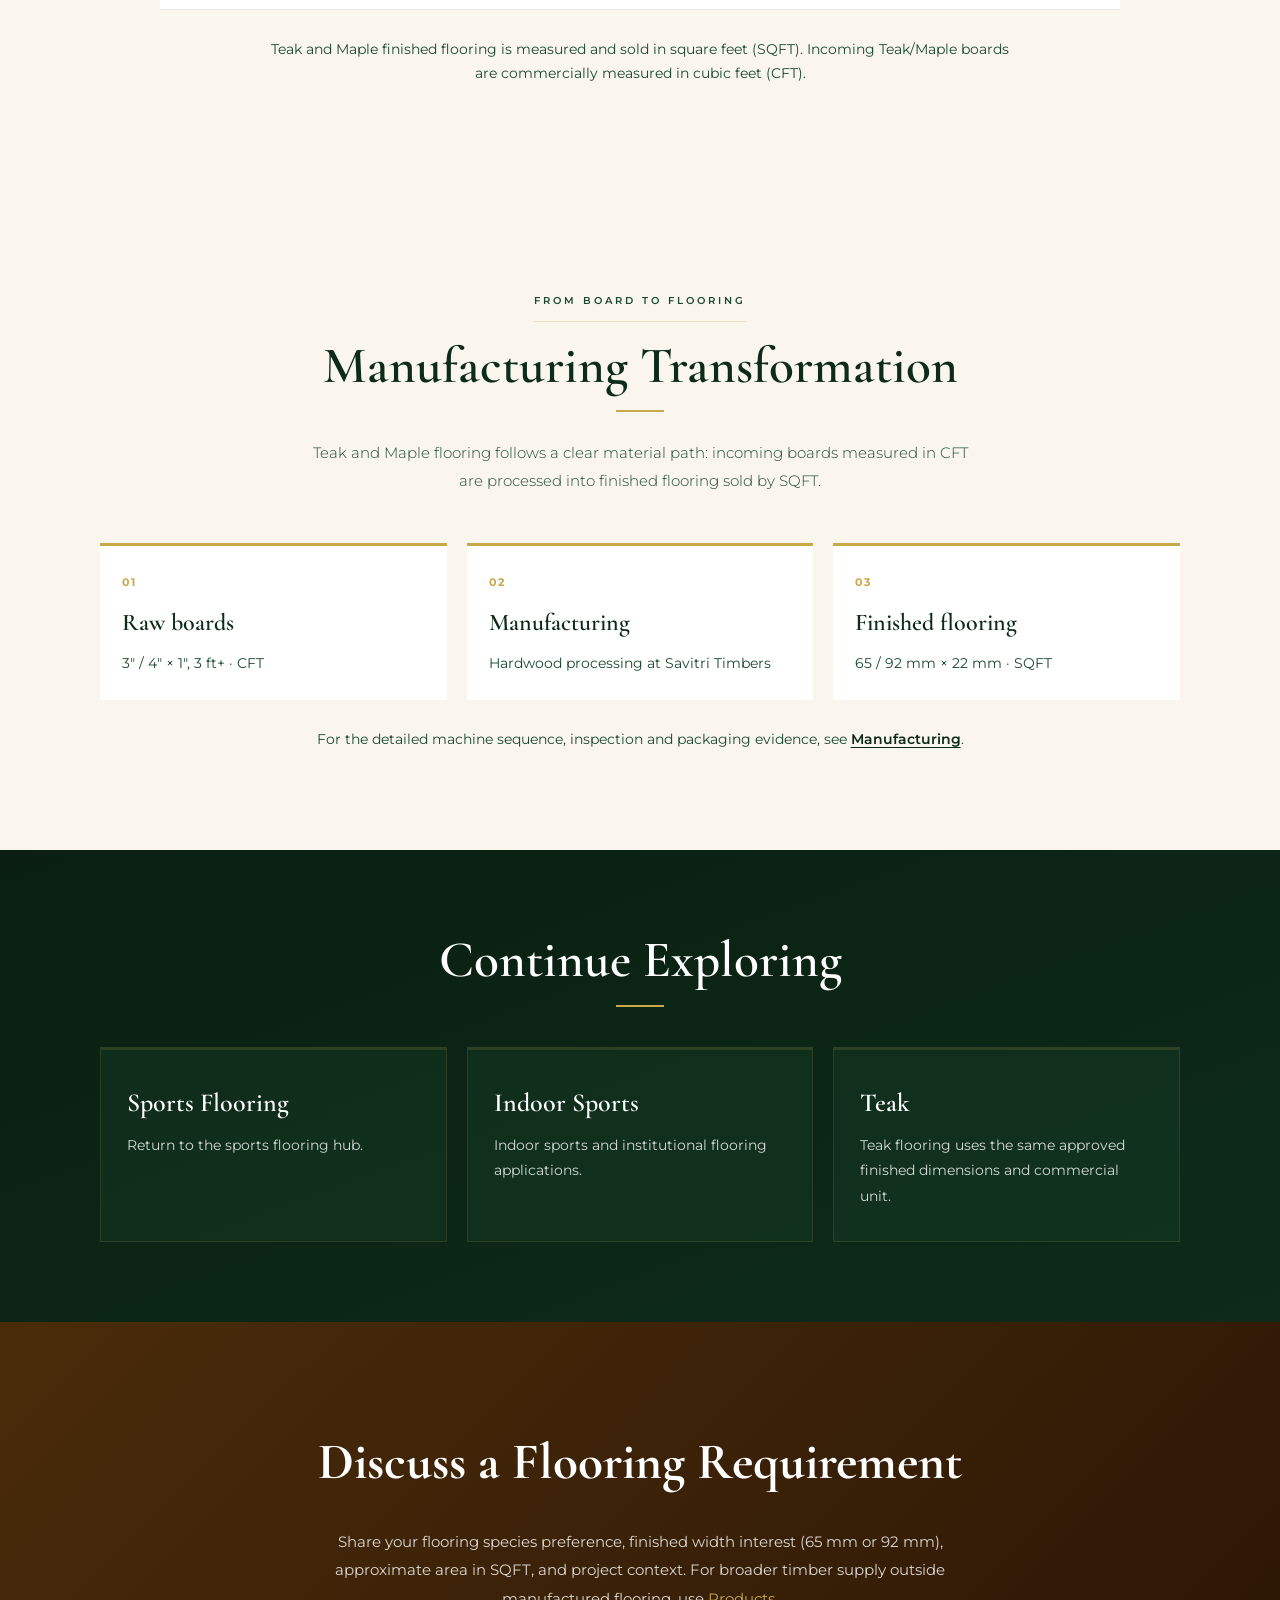
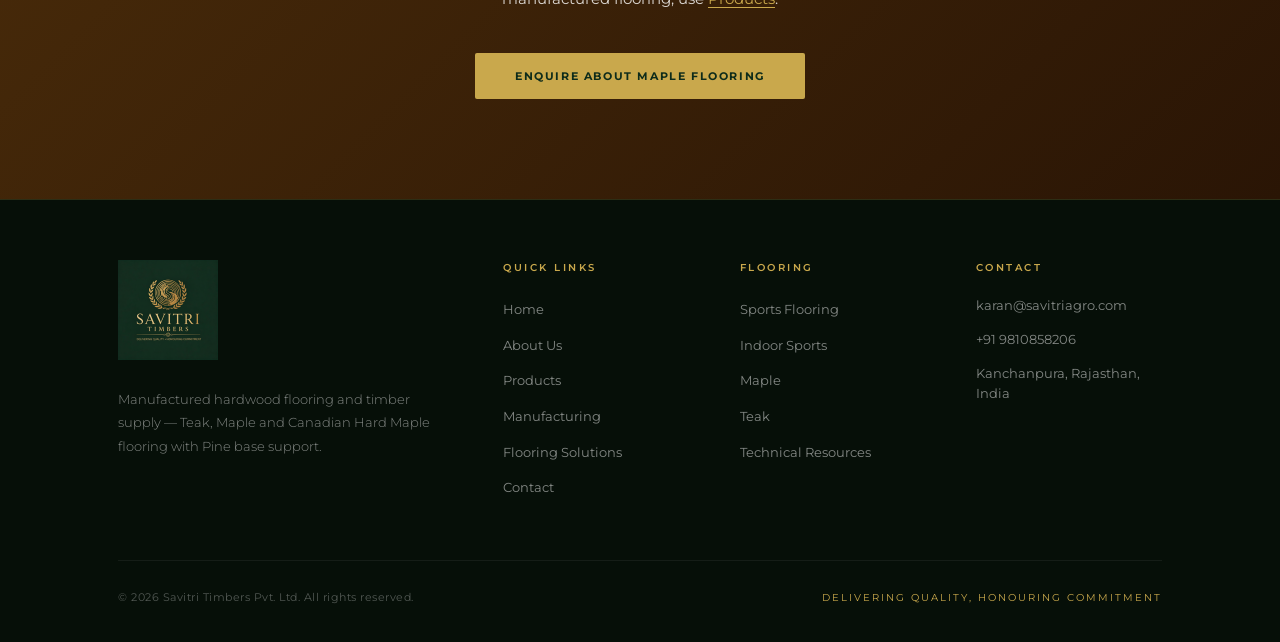
<file: flooring/maple/index.html>
<!DOCTYPE html>
<html lang="en">
<head>
    <meta charset="UTF-8">
    <meta name="viewport" content="width=device-width, initial-scale=1.0">
    <title>Maple Flooring | Canadian Hard Maple | Savitri Timbers</title>
    <meta name="description" content="Maple flooring manufactured by Savitri Timbers, with Canadian Hard Maple as the flagship offering. Finished widths 65 mm or 92 mm, thickness 22 mm, sold by SQFT.">
    <meta property="og:title" content="Maple Flooring | Canadian Hard Maple | Savitri Timbers">
    <meta property="og:description" content="Canadian Hard Maple flagship flooring and maple flooring manufactured by Savitri Timbers.">
    <meta property="og:type" content="website">
    <link rel="icon" href="../../images/favicon.png" type="image/png" sizes="64x64">
    <link rel="preconnect" href="https://fonts.googleapis.com">
    <link rel="preconnect" href="https://fonts.gstatic.com" crossorigin>
    <link rel="stylesheet" href="https://fonts.googleapis.com/css2?family=Cormorant+Garamond:ital,wght@0,300;0,400;0,500;0,600;0,700;1,400;1,600&amp;family=Montserrat:wght@300;400;500;600;700;800&amp;display=swap">
    <link rel="stylesheet" href="../../css/style.css">
    <link rel="stylesheet" href="../../css/flooring.css">
</head>

<body class="flooring-page">

<header>
    <div class="container">
        <a class="logo" href="../../index.html" aria-label="Savitri Timbers home">
            <img src="../../images/logo-mark.png" width="200" height="200" alt="Savitri Timbers Logo">
        </a>
        <nav aria-label="Primary navigation">
            <a href="../../index.html">Home</a>
            <a href="../../about.html">About Us</a>
            <a href="../../products.html">Products</a>
            <a href="../../manufacturing.html">Manufacturing</a>
            <a href="../../flooring/sports-flooring/" class="active">Flooring Solutions</a>
            <a href="../../contact.html">Contact</a>
        </nav>
    </div>
</header>

<main>

    <section class="flooring-hero" aria-labelledby="maple-hero-title">
        <div class="hero-bg" aria-hidden="true"></div>
        <div class="hero-overlay" aria-hidden="true"></div>
        <div class="hero-content">
            <nav class="flooring-local-nav" aria-label="Flooring discovery">
                <a href="../sports-flooring/">Sports Flooring</a>
                <a href="../indoor-sports/">Indoor Sports</a>
                <a href="../maple/" aria-current="page">Maple</a>
                <a href="../teak/">Teak</a>
            </nav>
            <span class="section-tag">Manufactured Flooring</span>
            <h1 id="maple-hero-title">
                Maple Flooring.<br>
                <em>Canadian Hard Maple Flagship.</em>
            </h1>
            <p class="tagline">Delivering Quality · Honouring Commitment</p>
            <p>
                Maple flooring is manufactured by Savitri Timbers as a core flooring product.
                Canadian Hard Maple is the flagship within this range; other maple categories
                may support flooring requirements according to project need.
            </p>
            <div class="hero-buttons">
                <a href="#flagship" class="btn">View Flagship Flooring</a>
                <a href="../../contact.html?source=maple-hero" class="btn-outline">Enquire About Maple Flooring</a>
            </div>
        </div>
    </section>

    <section class="flooring-flagship" id="flagship" aria-labelledby="flagship-flooring-title">
        <div class="container">
            <span class="section-tag">Flagship Flooring</span>
            <h2 id="flagship-flooring-title" class="section-title">Canadian Hard Maple Flooring</h2>
            <span class="gold-line" aria-hidden="true"></span>
            <div class="flooring-flagship-grid">
                <div class="flooring-flagship-copy">
                    <p>
                        Canadian Hard Maple is Savitri Timbers' premium flooring offering.
                        It is manufactured from maple boards processed through our hardwood
                        flooring workflow for indoor sports and high-performance flooring requirements.
                    </p>
                    <p>
                        Flagship status reflects the company's maple flooring focus and
                        established Canadian maple supply relationships — not a claim of
                        exclusive availability or certified sports-performance ratings.
                    </p>
                    <ul class="flooring-point-list" aria-label="Canadian Hard Maple flooring highlights">
                        <li>Flagship manufactured maple flooring</li>
                        <li>Finished widths: 65 mm or 92 mm</li>
                        <li>Finished thickness: 22 mm</li>
                        <li>Sold by square feet (SQFT)</li>
                    </ul>
                    <div class="flooring-actions">
                        <a href="../../contact.html?source=maple-flagship" class="btn">Enquire About Maple Flooring</a>
                        <a href="../../manufacturing.html" class="btn-outline">See Manufacturing Process</a>
                    </div>
                </div>
                <aside class="flooring-flagship-panel" aria-label="Canadian Hard Maple flooring summary">
                    <div class="species-card maple flooring-visual" aria-hidden="true">
                        <div class="species-bg"></div>
                        <div class="wood-grain"></div>
                        <div class="species-info">
                            <div class="species-name">Canadian Hard Maple</div>
                            <div class="species-origin">Flagship flooring</div>
                        </div>
                    </div>
                    <dl class="flooring-spec-list">
                        <div>
                            <dt>Raw boards</dt>
                            <dd>3″ / 4″ wide × 1″ thick, 3 ft+ · CFT</dd>
                        </div>
                        <div>
                            <dt>Finished flooring</dt>
                            <dd>65 / 92 mm × 22 mm · SQFT</dd>
                        </div>
                    </dl>
                </aside>
            </div>
        </div>
    </section>

    <section class="flooring-species flooring-species--maple" id="maple-flooring" aria-labelledby="maple-flooring-title">
        <div class="container">
            <span class="section-tag">Manufactured Flooring</span>
            <h2 id="maple-flooring-title" class="section-title">Maple Flooring</h2>
            <span class="gold-line" aria-hidden="true"></span>
            <div class="flooring-species-grid flooring-species-grid--reverse">
                <div class="flooring-species-copy">
                    <p>
                        Maple flooring is manufactured by Savitri Timbers as a core flooring product.
                        Canadian Hard Maple is the flagship within this range; other maple categories
                        may support flooring requirements according to project need.
                    </p>
                    <p>
                        Finished maple flooring uses the same approved finished dimensions and
                        commercial unit as teak flooring. Raw maple boards enter manufacturing
                        as 3″ / 4″ × 1″ material, 3 ft and above, measured in CFT.
                    </p>
                    <dl class="flooring-spec-list flooring-spec-list--light">
                        <div>
                            <dt>Raw maple boards</dt>
                            <dd>3″ / 4″ wide × 1″ thick, length 3 ft and above · measured in CFT</dd>
                        </div>
                        <div>
                            <dt>Finished maple flooring</dt>
                            <dd>65 mm or 92 mm wide × 22 mm thick · sold by SQFT</dd>
                        </div>
                        <div>
                            <dt>Flagship</dt>
                            <dd>Canadian Hard Maple flooring</dd>
                        </div>
                    </dl>
                </div>
                <article class="flooring-species-card">
                    <div class="species-card maple flooring-visual" aria-hidden="true">
                        <div class="species-bg"></div>
                        <div class="wood-grain"></div>
                        <div class="species-info">
                            <div class="species-name">Maple Flooring</div>
                            <div class="species-origin">Including Canadian Hard Maple</div>
                        </div>
                    </div>
                </article>
            </div>
        </div>
    </section>

    <section class="flooring-specs" id="specifications" aria-labelledby="specs-title">
        <div class="container">
            <span class="section-tag">Product Specifications</span>
            <h2 id="specs-title" class="section-title">Raw Material, Finished Flooring &amp; Units</h2>
            <span class="gold-line" aria-hidden="true"></span>
            <p class="section-sub">
                These dimensions and commercial units are approved manufactured sizes and commercial units.
                No additional tolerances, performance ratings or alternative standards are implied.
            </p>
            <div class="flooring-table-wrap">
                <table class="flooring-table">
                    <caption class="visually-hidden">Maple flooring raw material, finished sizes and commercial units</caption>
                    <thead>
                        <tr>
                            <th scope="col">Material / Product</th>
                            <th scope="col">Incoming (raw)</th>
                            <th scope="col">Finished</th>
                            <th scope="col">Commercial unit</th>
                        </tr>
                    </thead>
                    <tbody>
                        <tr>
                            <th scope="row">Maple flooring</th>
                            <td>3″ / 4″ × 1″, 3 ft+</td>
                            <td>65 / 92 mm × 22 mm</td>
                            <td>SQFT</td>
                        </tr>
                    </tbody>
                </table>
            </div>
            <p class="flooring-specs-note">
                Teak and Maple finished flooring is measured and sold in square feet (SQFT).
                Incoming Teak/Maple boards are commercially measured in cubic feet (CFT).
            </p>
        </div>
    </section>

    <section class="flooring-process" aria-labelledby="process-title">
        <div class="container">
            <span class="section-tag">From Board to Flooring</span>
            <h2 id="process-title" class="section-title">Manufacturing Transformation</h2>
            <span class="gold-line" aria-hidden="true"></span>
            <p class="section-sub">
                Teak and Maple flooring follows a clear material path:
                incoming boards measured in CFT are processed into finished flooring sold by SQFT.
            </p>
            <ol class="flooring-flow">
                <li>
                    <strong>Raw boards</strong>
                    <span>3″ / 4″ × 1″, 3 ft+ · CFT</span>
                </li>
                <li>
                    <strong>Manufacturing</strong>
                    <span>Hardwood processing at Savitri Timbers</span>
                </li>
                <li>
                    <strong>Finished flooring</strong>
                    <span>65 / 92 mm × 22 mm · SQFT</span>
                </li>
            </ol>
            <p class="flooring-process-link">
                For the detailed machine sequence, inspection and packaging evidence,
                see <a href="../../manufacturing.html">Manufacturing</a>.
            </p>
        </div>
    </section>

    <section class="flooring-related" aria-labelledby="related-title">
        <div class="container">
            <h2 id="related-title" class="section-title">Continue Exploring</h2>
            <span class="gold-line" aria-hidden="true"></span>
            <div class="flooring-related-grid">
                <a class="flooring-discover-card" href="../sports-flooring/">
                    <h4>Sports Flooring</h4>
                    <p>Return to the sports flooring hub.</p>
                </a>
                <a class="flooring-discover-card" href="../indoor-sports/">
                    <h4>Indoor Sports</h4>
                    <p>Indoor sports and institutional flooring applications.</p>
                </a>
                <a class="flooring-discover-card" href="../teak/">
                    <h4>Teak</h4>
                    <p>Teak flooring uses the same approved finished dimensions and commercial unit.</p>
                </a>
            </div>
        </div>
    </section>

    <section class="flooring-cta" id="enquiry" aria-labelledby="flooring-cta-title">
        <div class="container">
            <h2 id="flooring-cta-title">Discuss a Flooring Requirement</h2>
            <p>
                Share your flooring species preference, finished width interest
                (65 mm or 92 mm), approximate area in SQFT, and project context.
                For broader timber supply outside manufactured flooring,
                use <a href="../../products.html">Products</a>.
            </p>
            <a href="../../contact.html?source=maple-cta" class="btn">Enquire About Maple Flooring</a>
        </div>
    </section>

</main>

<footer>
    <div class="container">
        <div class="footer-top">
            <div class="footer-brand">
                <img src="../../images/logo-mark.png" width="200" height="200" alt="Savitri Timbers" class="footer-logo">
                <p>
                    Manufactured hardwood flooring and timber supply —
                    Teak, Maple and Canadian Hard Maple flooring with Pine base support.
                </p>
            </div>
            <div class="footer-col">
                <h2>Quick Links</h2>
                <ul>
                    <li><a href="../../index.html">Home</a></li>
                    <li><a href="../../about.html">About Us</a></li>
                    <li><a href="../../products.html">Products</a></li>
                    <li><a href="../../manufacturing.html">Manufacturing</a></li>
                    <li><a href="../../flooring/sports-flooring/">Flooring Solutions</a></li>
                    <li><a href="../../contact.html">Contact</a></li>
                </ul>
            </div>
            <div class="footer-col">
                <h2>Flooring</h2>
                <ul>
                    <li><a href="../sports-flooring/">Sports Flooring</a></li>
                    <li><a href="../indoor-sports/">Indoor Sports</a></li>
                    <li><a href="../maple/">Maple</a></li>
                    <li><a href="../teak/">Teak</a></li>
                    <li><a href="../../technical-resources.html">Technical Resources</a></li>
                </ul>
            </div>
            <div class="footer-col">
                <h2>Contact</h2>
                <div class="footer-contact-item">
                    <span class="contact-text">karan@savitriagro.com</span>
                </div>
                <div class="footer-contact-item">
                    <span class="contact-text">+91 9810858206</span>
                </div>
                <div class="footer-contact-item">
                    <span class="contact-text">Kanchanpura, Rajasthan, India</span>
                </div>
            </div>
        </div>
        <div class="footer-bottom">
            <p>© 2026 Savitri Timbers Pvt. Ltd. All rights reserved.</p>
            <div class="footer-tagline">Delivering Quality, Honouring Commitment</div>
        </div>
    </div>
</footer>

</body>
</html>
</file>
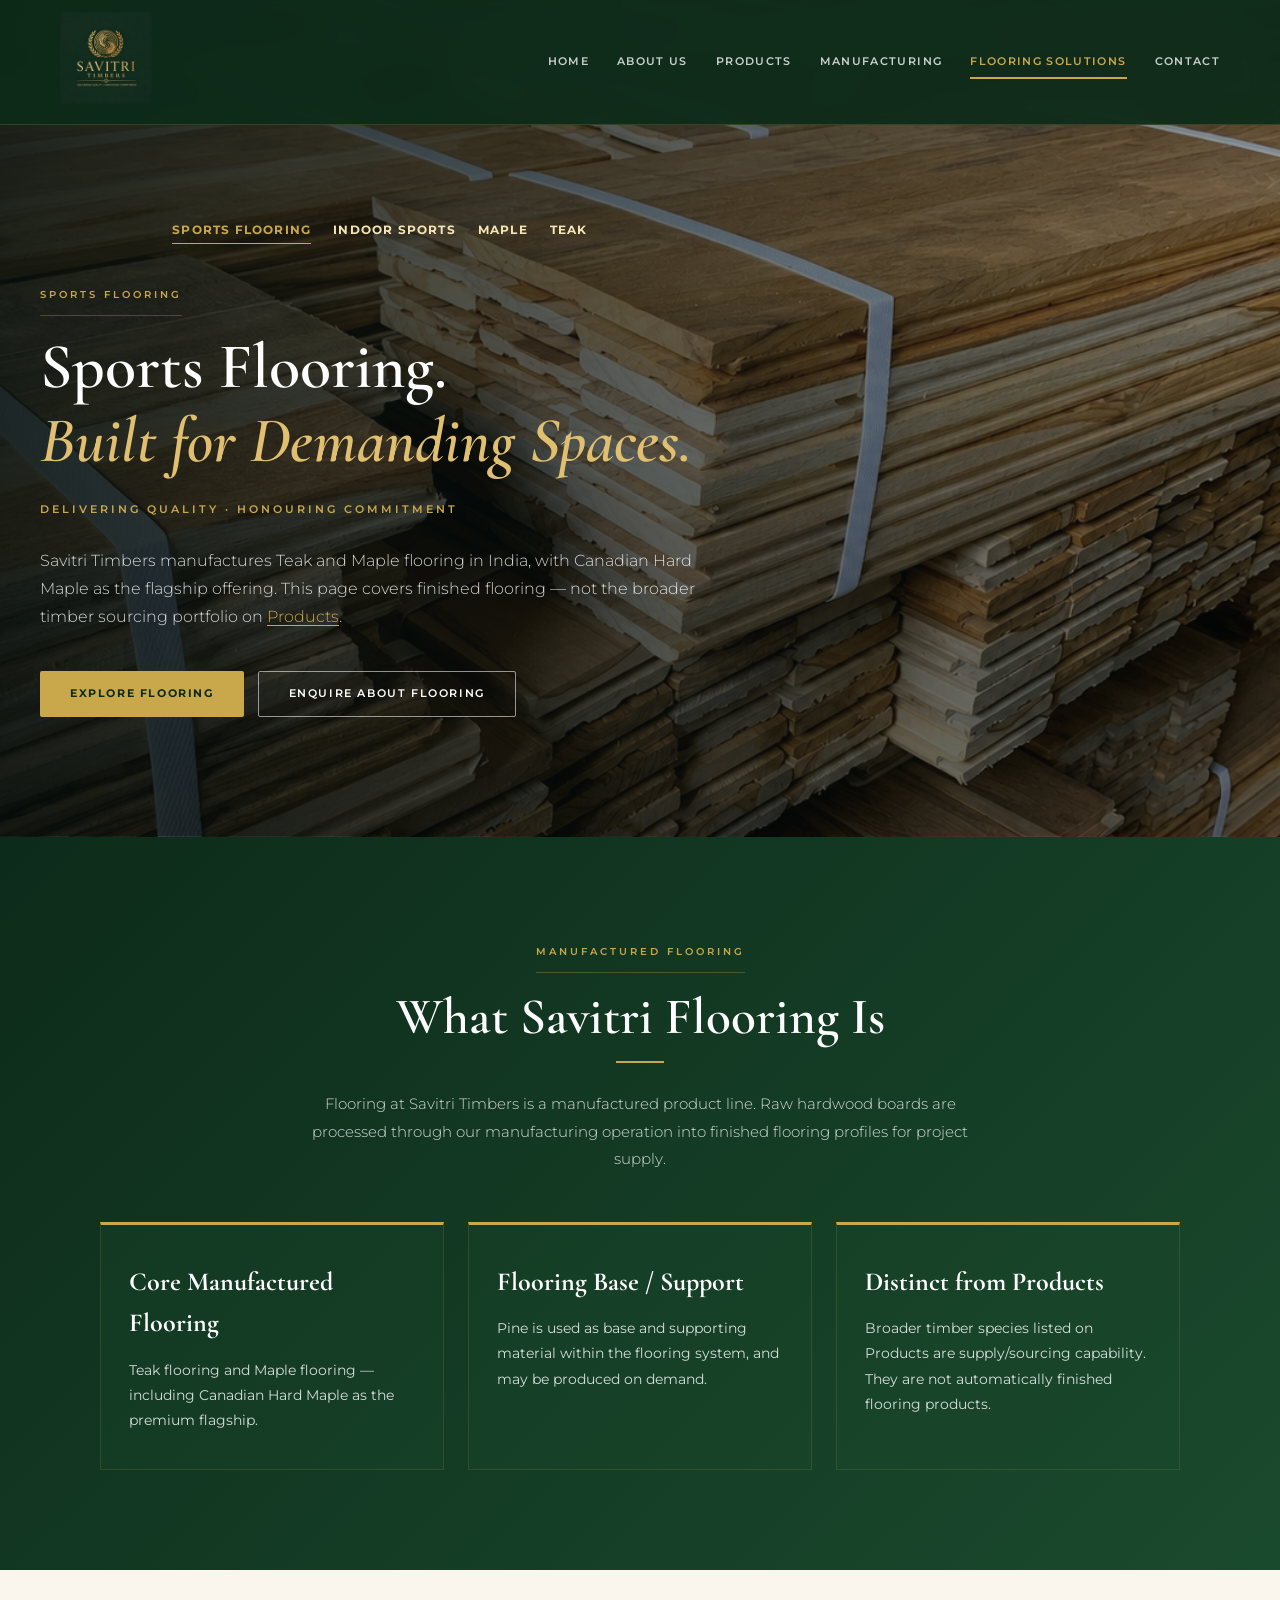
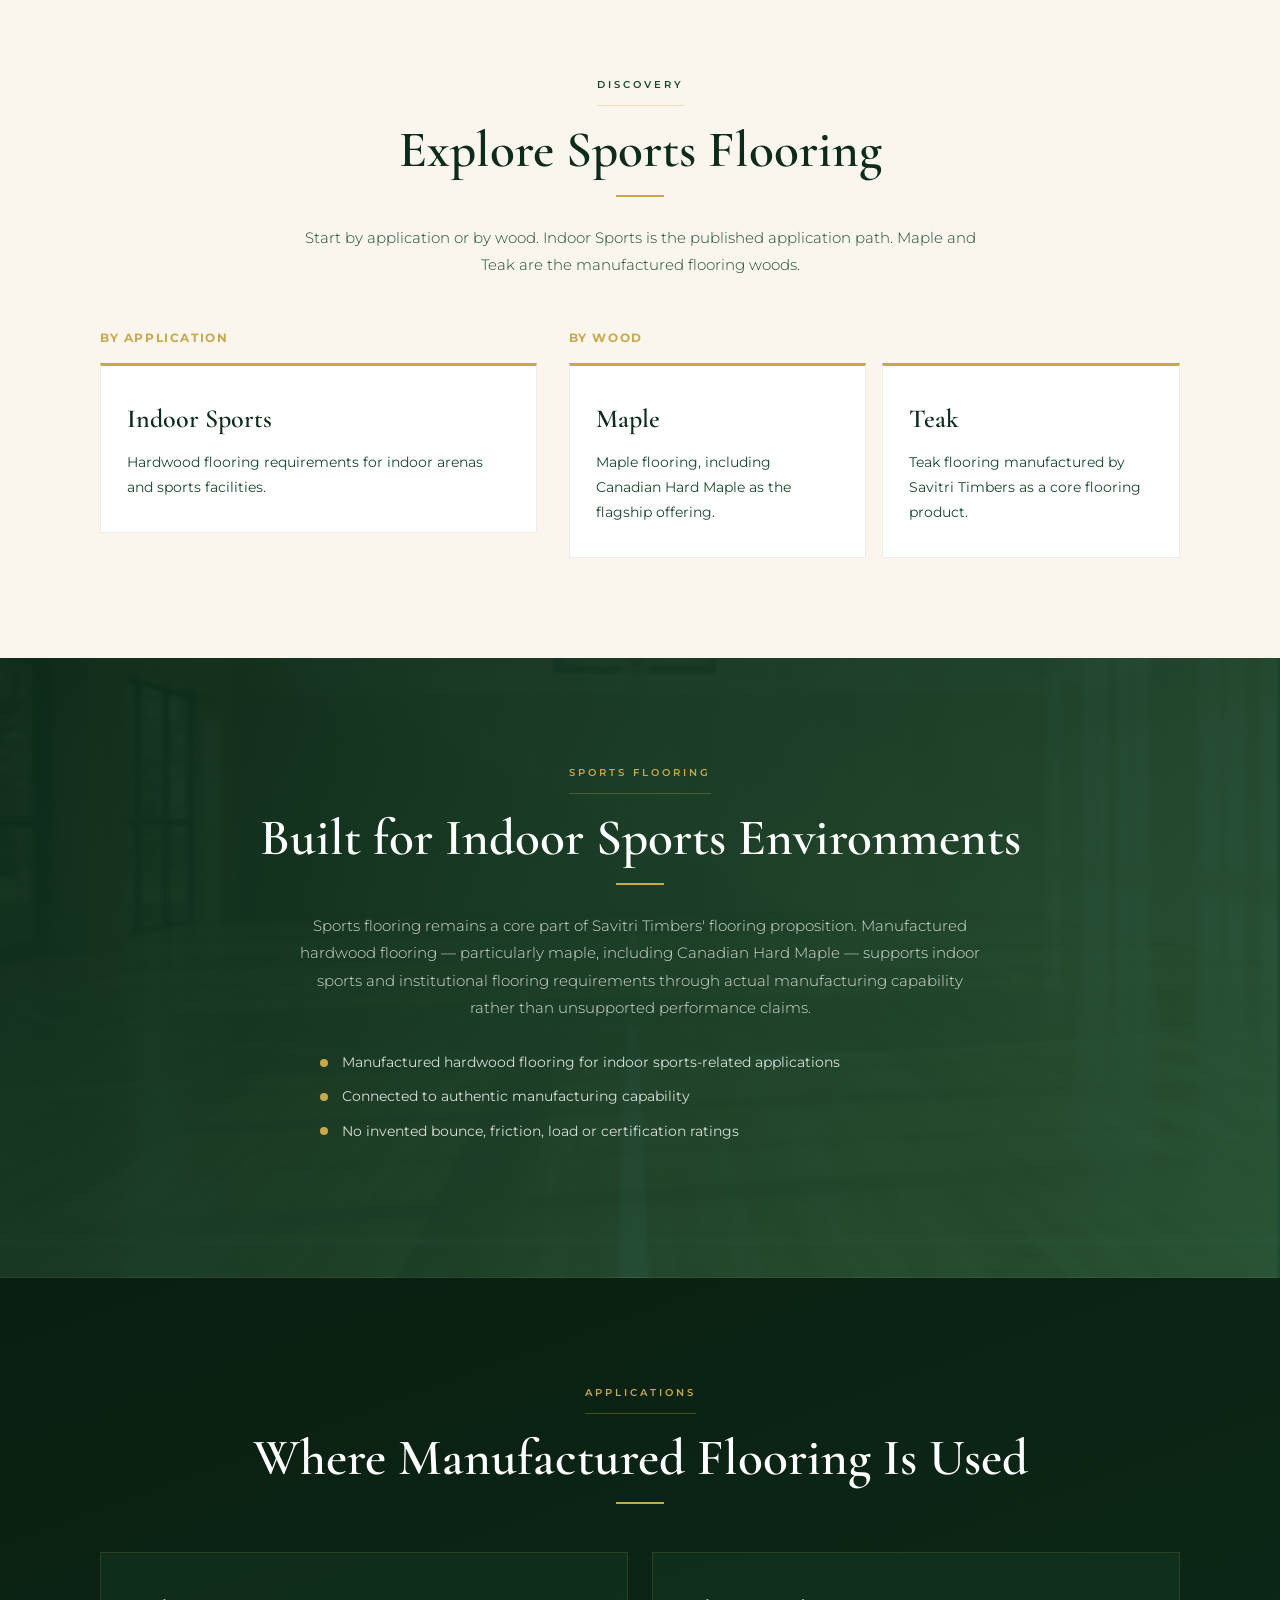
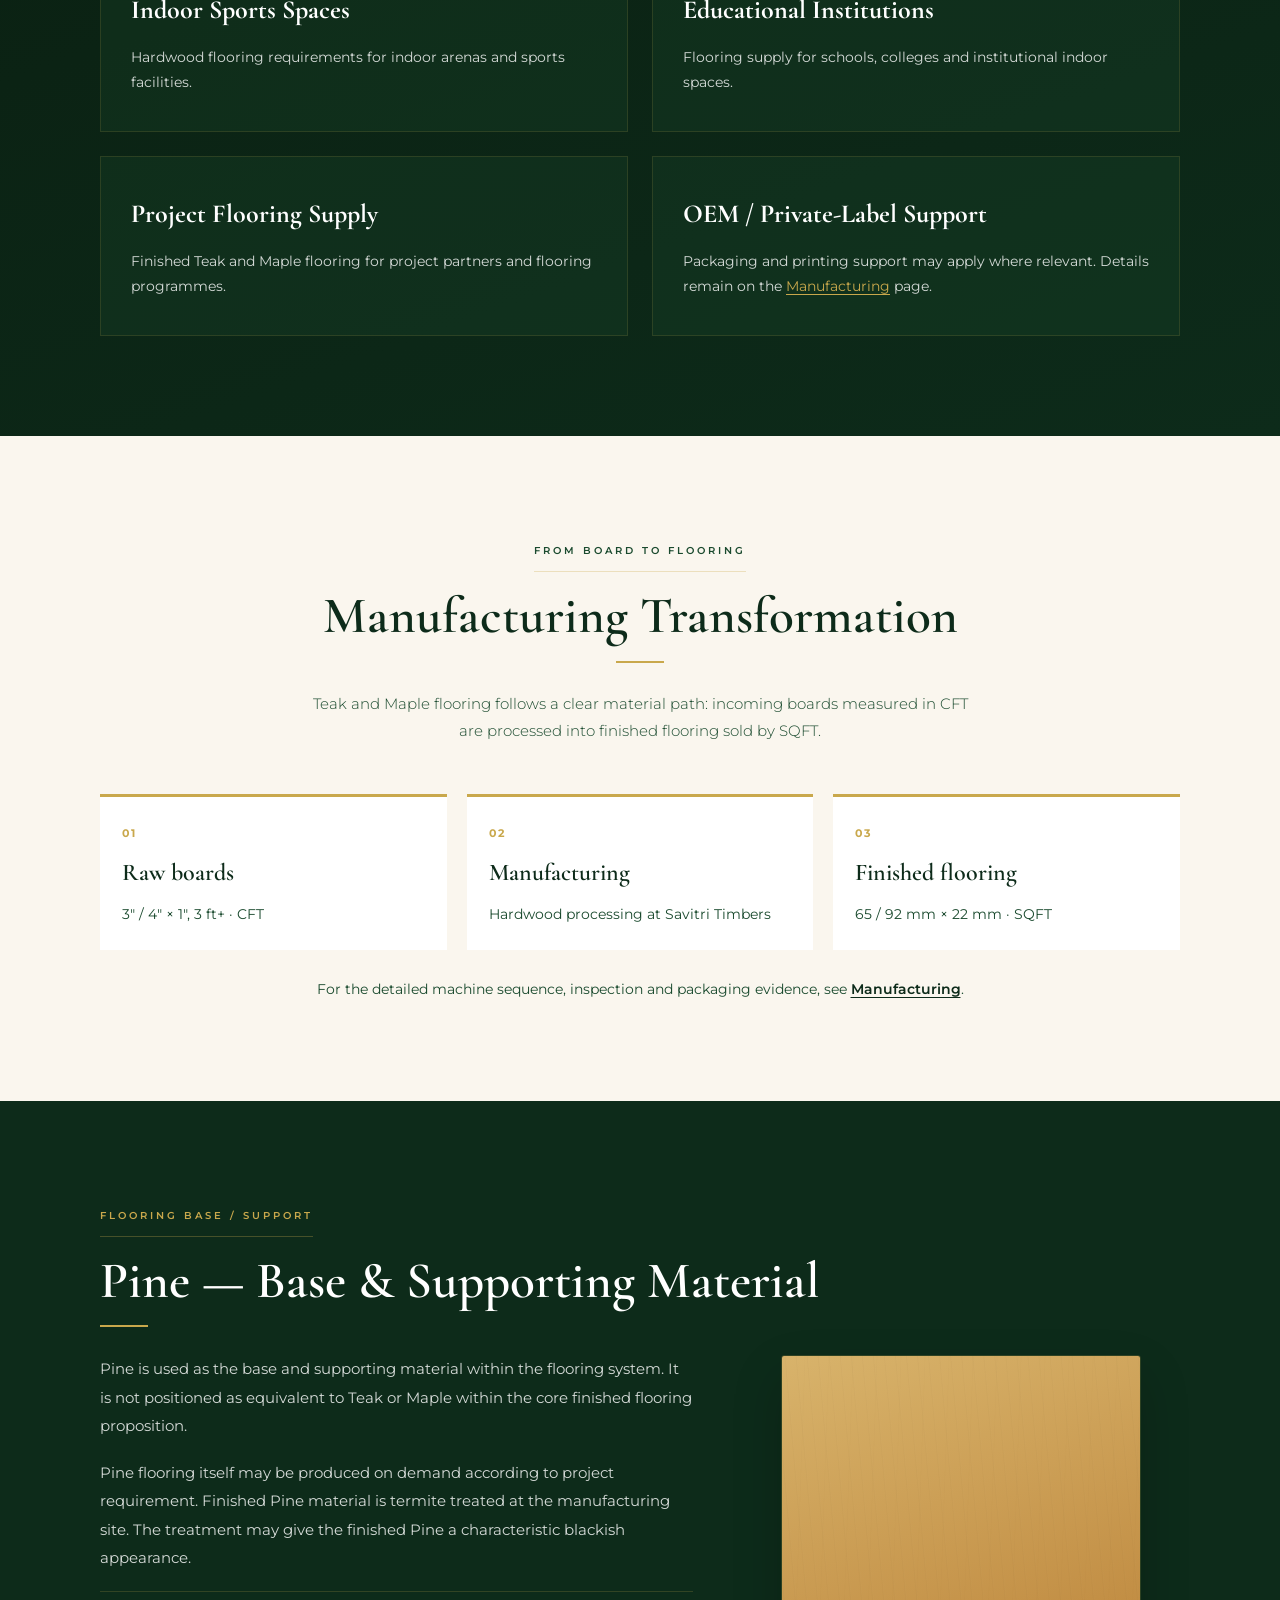
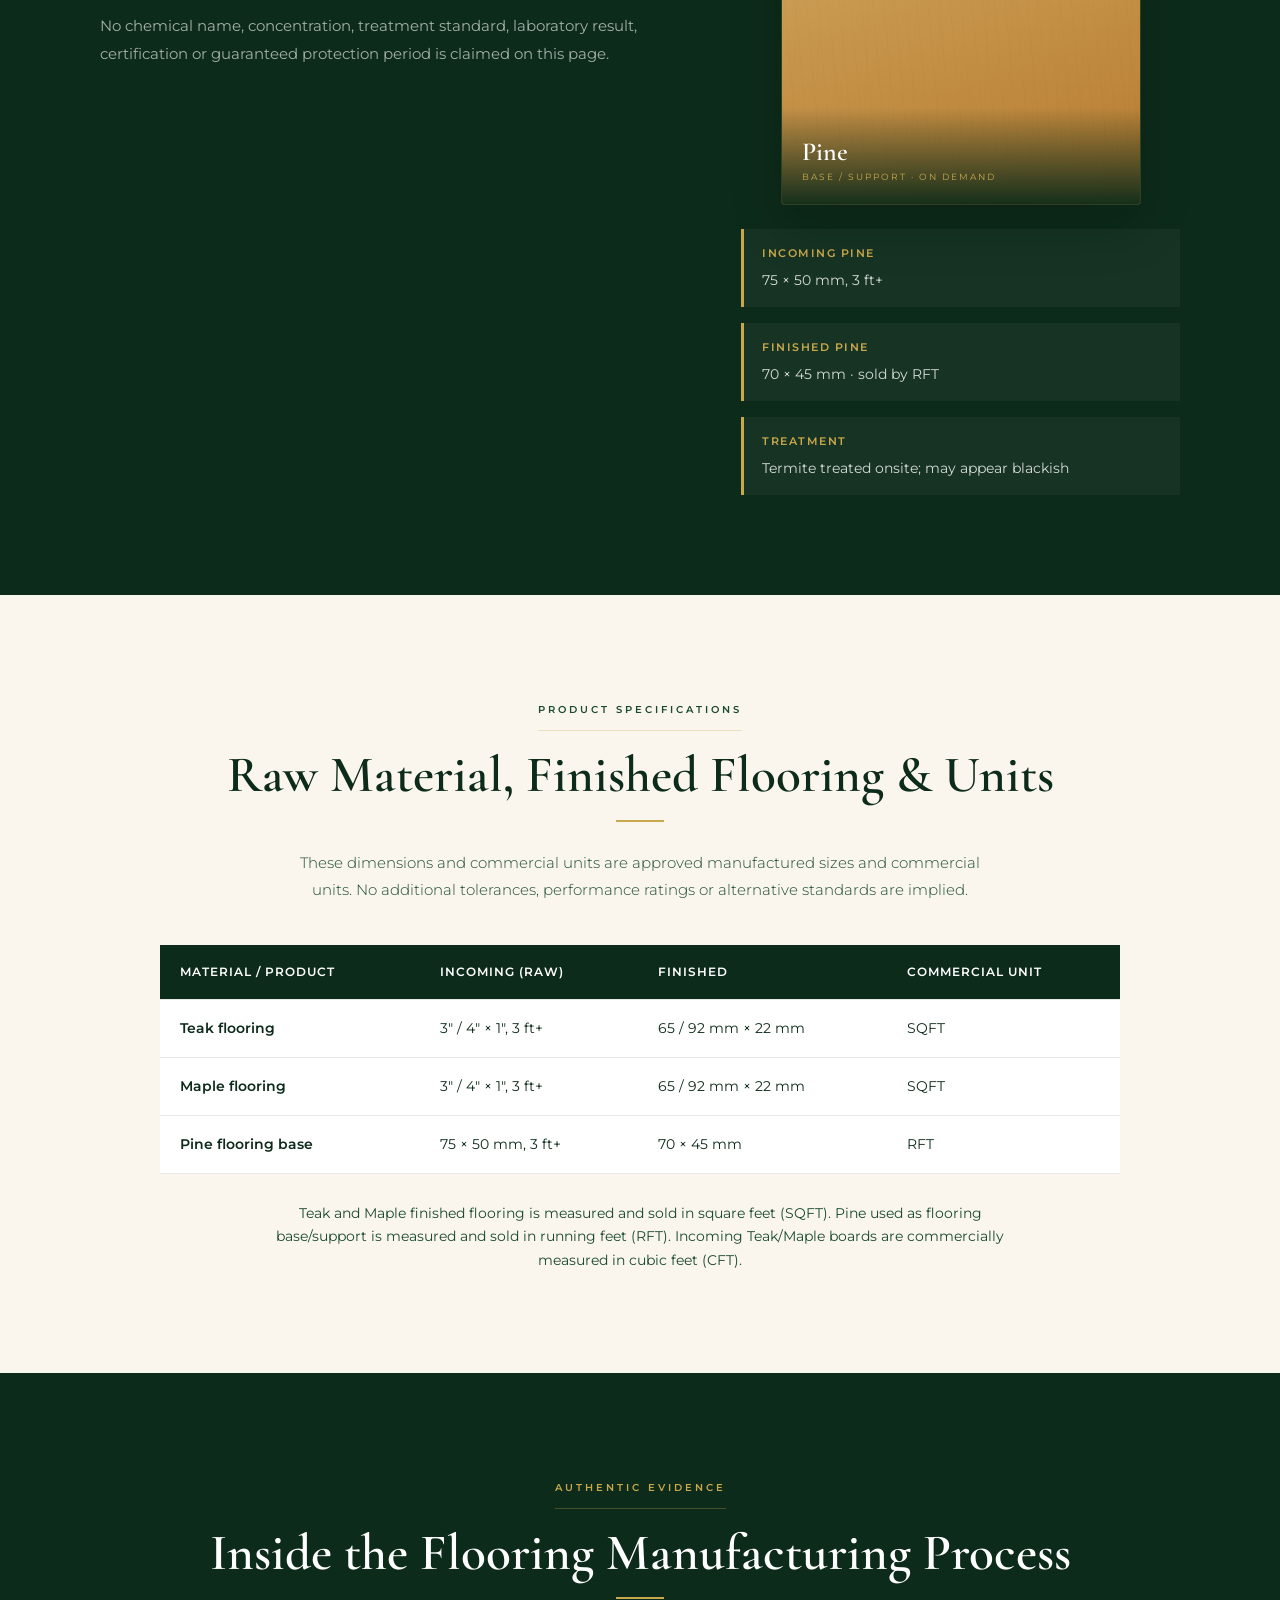
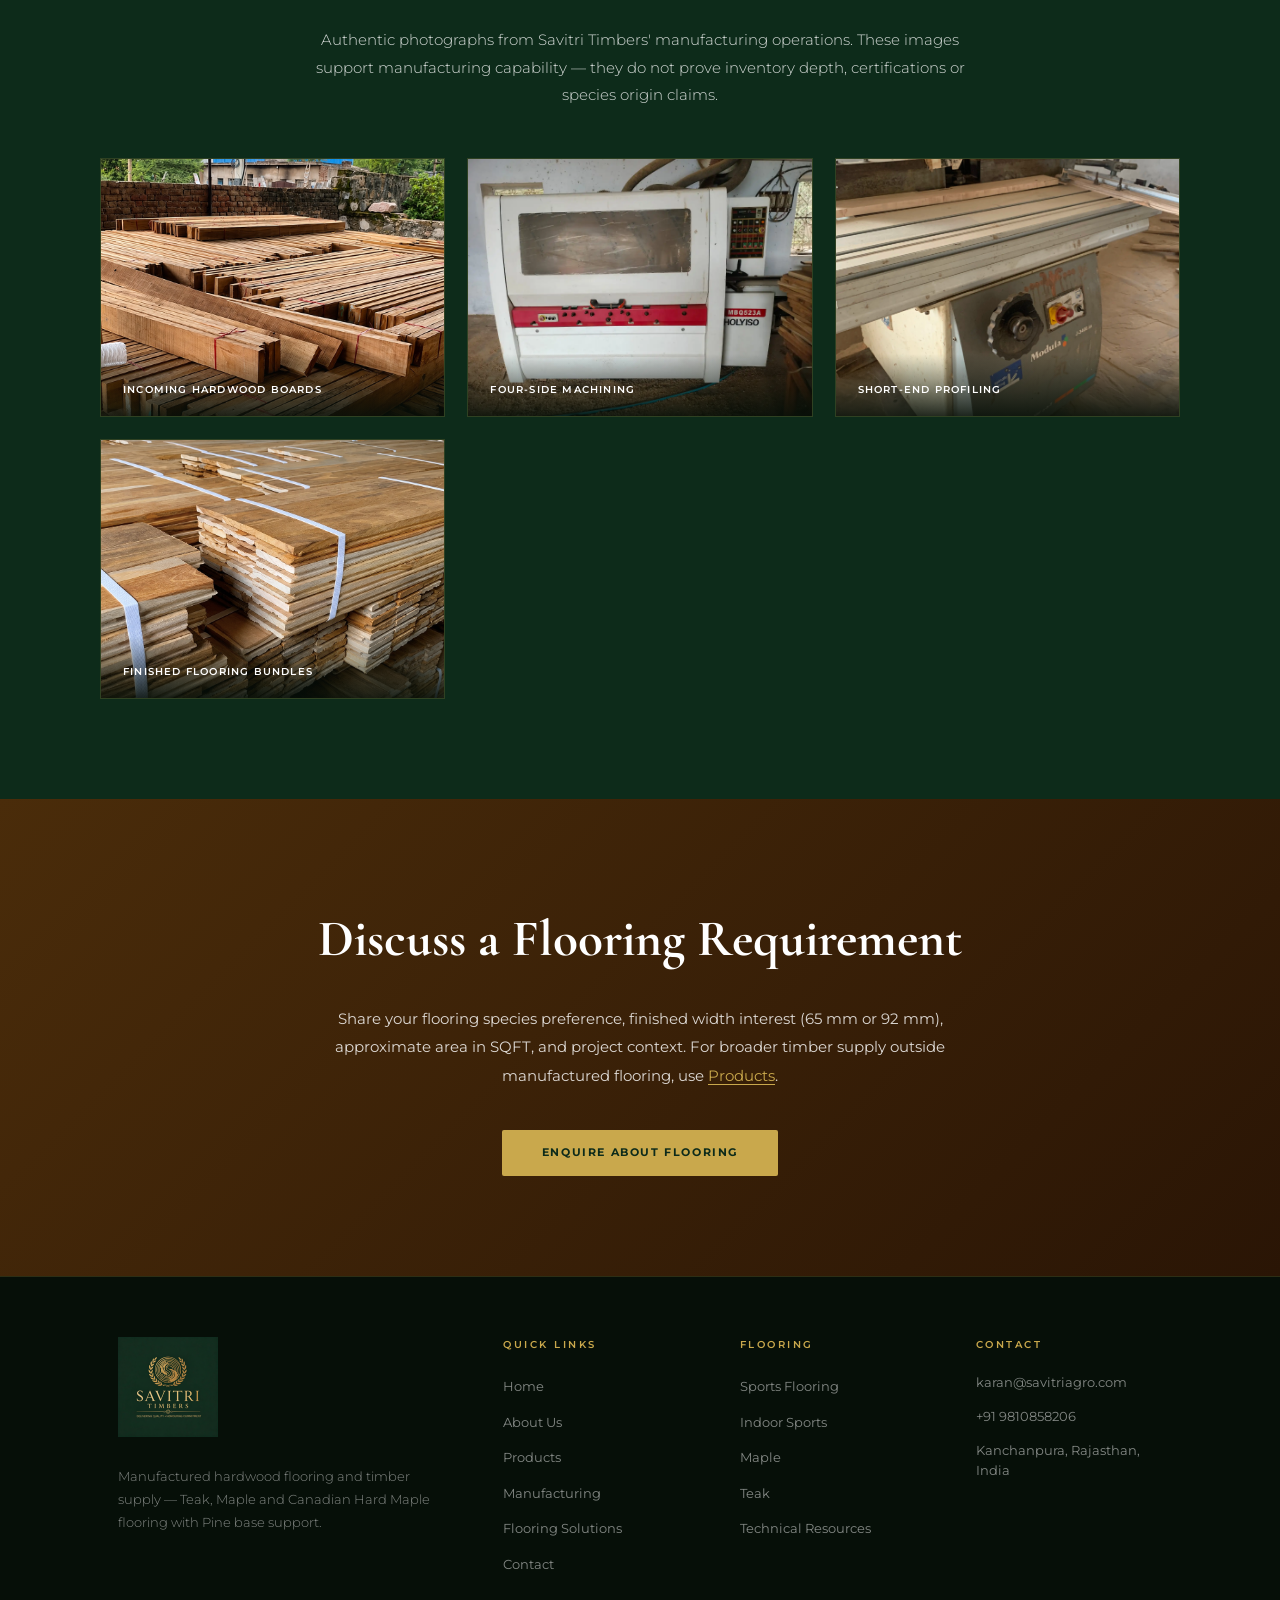
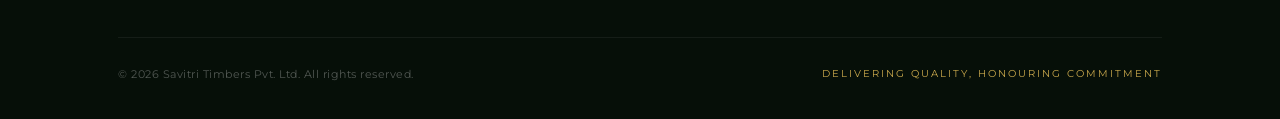
<file: flooring/sports-flooring/index.html>
<!DOCTYPE html>
<html lang="en">
<head>
    <meta charset="UTF-8">
    <meta name="viewport" content="width=device-width, initial-scale=1.0">
    <title>Sports Flooring | Savitri Timbers</title>
    <meta name="description" content="Savitri Timbers manufactures Teak and Maple hardwood flooring in Rajasthan, with Canadian Hard Maple as the flagship offering and Pine as flooring base and support material.">
    <meta property="og:title" content="Sports Flooring | Savitri Timbers">
    <meta property="og:description" content="Manufactured Teak and Maple flooring, Canadian Hard Maple flagship flooring, and Pine flooring base material — produced by Savitri Timbers.">
    <meta property="og:type" content="website">
    <link rel="icon" href="../../images/favicon.png" type="image/png" sizes="64x64">
    <link rel="preconnect" href="https://fonts.googleapis.com">
    <link rel="preconnect" href="https://fonts.gstatic.com" crossorigin>
    <link rel="stylesheet" href="https://fonts.googleapis.com/css2?family=Cormorant+Garamond:ital,wght@0,300;0,400;0,500;0,600;0,700;1,400;1,600&amp;family=Montserrat:wght@300;400;500;600;700;800&amp;display=swap">
    <link rel="stylesheet" href="../../css/style.css">
    <link rel="stylesheet" href="../../css/flooring.css">
</head>

<body class="flooring-page">

<header>
    <div class="container">
        <a class="logo" href="../../index.html" aria-label="Savitri Timbers home">
            <img src="../../images/logo-mark.png" width="200" height="200" alt="Savitri Timbers Logo">
        </a>
        <nav aria-label="Primary navigation">
            <a href="../../index.html">Home</a>
            <a href="../../about.html">About Us</a>
            <a href="../../products.html">Products</a>
            <a href="../../manufacturing.html">Manufacturing</a>
            <a href="../../flooring/sports-flooring/" class="active">Flooring Solutions</a>
            <a href="../../contact.html">Contact</a>
        </nav>
    </div>
</header>

<main>

    <section class="flooring-hero" aria-labelledby="flooring-hero-title">
        <div class="hero-bg" aria-hidden="true"></div>
        <div class="hero-overlay" aria-hidden="true"></div>
        <div class="hero-content">
            <nav class="flooring-local-nav" aria-label="Flooring discovery">
                <a href="../sports-flooring/" aria-current="page">Sports Flooring</a>
                <a href="../indoor-sports/">Indoor Sports</a>
                <a href="../maple/">Maple</a>
                <a href="../teak/">Teak</a>
            </nav>
            <span class="section-tag">Sports Flooring</span>
            <h1 id="flooring-hero-title">
                Sports Flooring.<br>
                <em>Built for Demanding Spaces.</em>
            </h1>
            <p class="tagline">Delivering Quality · Honouring Commitment</p>
            <p>
                Savitri Timbers manufactures Teak and Maple flooring in India,
                with Canadian Hard Maple as the flagship offering.
                This page covers finished flooring — not the broader timber
                sourcing portfolio on <a href="../../products.html">Products</a>.
            </p>
            <div class="hero-buttons">
                <a href="#explore" class="btn">Explore Flooring</a>
                <a href="../../contact.html?source=flooring-hub-hero" class="btn-outline">Enquire About Flooring</a>
            </div>
        </div>
    </section>

    <section class="flooring-overview" aria-labelledby="flooring-overview-title">
        <div class="container">
            <span class="section-tag">Manufactured Flooring</span>
            <h2 id="flooring-overview-title" class="section-title">What Savitri Flooring Is</h2>
            <span class="gold-line" aria-hidden="true"></span>
            <p class="section-sub">
                Flooring at Savitri Timbers is a manufactured product line.
                Raw hardwood boards are processed through our manufacturing
                operation into finished flooring profiles for project supply.
            </p>
            <div class="flooring-overview-grid">
                <article class="flooring-overview-card">
                    <h3>Core Manufactured Flooring</h3>
                    <p>Teak flooring and Maple flooring — including Canadian Hard Maple as the premium flagship.</p>
                </article>
                <article class="flooring-overview-card">
                    <h3>Flooring Base / Support</h3>
                    <p>Pine is used as base and supporting material within the flooring system, and may be produced on demand.</p>
                </article>
                <article class="flooring-overview-card">
                    <h3>Distinct from Products</h3>
                    <p>
                        Broader timber species listed on Products are supply/sourcing capability.
                        They are not automatically finished flooring products.
                    </p>
                </article>
            </div>
        </div>
    </section>

    <section class="flooring-discover" id="explore" aria-labelledby="explore-title">
        <div class="container">
            <span class="section-tag">Discovery</span>
            <h2 id="explore-title" class="section-title">Explore Sports Flooring</h2>
            <span class="gold-line" aria-hidden="true"></span>
            <p class="section-sub">
                Start by application or by wood. Indoor Sports is the published
                application path. Maple and Teak are the manufactured flooring woods.
            </p>
            <div class="flooring-discover-groups">
                <div class="flooring-discover-group">
                    <h3>By Application</h3>
                    <div class="flooring-discover-cards">
                        <a class="flooring-discover-card" href="../indoor-sports/">
                            <h4>Indoor Sports</h4>
                            <p>Hardwood flooring requirements for indoor arenas and sports facilities.</p>
                        </a>
                    </div>
                </div>
                <div class="flooring-discover-group">
                    <h3>By Wood</h3>
                    <div class="flooring-discover-cards flooring-discover-cards--split">
                        <a class="flooring-discover-card" href="../maple/">
                            <h4>Maple</h4>
                            <p>Maple flooring, including Canadian Hard Maple as the flagship offering.</p>
                        </a>
                        <a class="flooring-discover-card" href="../teak/">
                            <h4>Teak</h4>
                            <p>Teak flooring manufactured by Savitri Timbers as a core flooring product.</p>
                        </a>
                    </div>
                </div>
            </div>
        </div>
    </section>

    <section class="flooring-sports" aria-labelledby="sports-title">
        <div class="container flooring-sports-inner">
            <span class="section-tag">Sports Flooring</span>
            <h2 id="sports-title" class="section-title">Built for Indoor Sports Environments</h2>
            <span class="gold-line" aria-hidden="true"></span>
            <p class="section-sub">
                Sports flooring remains a core part of Savitri Timbers' flooring proposition.
                Manufactured hardwood flooring — particularly maple, including Canadian Hard Maple —
                supports indoor sports and institutional flooring requirements through actual
                manufacturing capability rather than unsupported performance claims.
            </p>
            <ul class="flooring-point-list flooring-point-list--center" aria-label="Sports flooring positioning">
                <li>Manufactured hardwood flooring for indoor sports-related applications</li>
                <li>Connected to authentic manufacturing capability</li>
                <li>No invented bounce, friction, load or certification ratings</li>
            </ul>
        </div>
    </section>

    <section class="flooring-applications" aria-labelledby="flooring-apps-title">
        <div class="container">
            <span class="section-tag">Applications</span>
            <h2 id="flooring-apps-title" class="section-title">Where Manufactured Flooring Is Used</h2>
            <span class="gold-line" aria-hidden="true"></span>
            <div class="flooring-app-grid">
                <article class="flooring-app-card">
                    <h3>Indoor Sports Spaces</h3>
                    <p>Hardwood flooring requirements for indoor arenas and sports facilities.</p>
                </article>
                <article class="flooring-app-card">
                    <h3>Educational Institutions</h3>
                    <p>Flooring supply for schools, colleges and institutional indoor spaces.</p>
                </article>
                <article class="flooring-app-card">
                    <h3>Project Flooring Supply</h3>
                    <p>Finished Teak and Maple flooring for project partners and flooring programmes.</p>
                </article>
                <article class="flooring-app-card">
                    <h3>OEM / Private-Label Support</h3>
                    <p>
                        Packaging and printing support may apply where relevant.
                        Details remain on the <a href="../../manufacturing.html">Manufacturing</a> page.
                    </p>
                </article>
            </div>
        </div>
    </section>

    <section class="flooring-process" aria-labelledby="process-title">
        <div class="container">
            <span class="section-tag">From Board to Flooring</span>
            <h2 id="process-title" class="section-title">Manufacturing Transformation</h2>
            <span class="gold-line" aria-hidden="true"></span>
            <p class="section-sub">
                Teak and Maple flooring follows a clear material path:
                incoming boards measured in CFT are processed into finished flooring sold by SQFT.
            </p>
            <ol class="flooring-flow">
                <li>
                    <strong>Raw boards</strong>
                    <span>3″ / 4″ × 1″, 3 ft+ · CFT</span>
                </li>
                <li>
                    <strong>Manufacturing</strong>
                    <span>Hardwood processing at Savitri Timbers</span>
                </li>
                <li>
                    <strong>Finished flooring</strong>
                    <span>65 / 92 mm × 22 mm · SQFT</span>
                </li>
            </ol>
            <p class="flooring-process-link">
                For the detailed machine sequence, inspection and packaging evidence,
                see <a href="../../manufacturing.html">Manufacturing</a>.
            </p>
        </div>
    </section>

    <section class="flooring-pine" id="pine-base" aria-labelledby="pine-base-title">
        <div class="container">
            <span class="section-tag">Flooring Base / Support</span>
            <h2 id="pine-base-title" class="section-title">Pine — Base &amp; Supporting Material</h2>
            <span class="gold-line" aria-hidden="true"></span>
            <div class="flooring-pine-grid">
                <div class="flooring-pine-copy">
                    <p>
                        Pine is used as the base and supporting material within the flooring system.
                        It is not positioned as equivalent to Teak or Maple within the core
                        finished flooring proposition.
                    </p>
                    <p>
                        Pine flooring itself may be produced on demand according to project requirement.
                        Finished Pine material is termite treated at the manufacturing site.
                        The treatment may give the finished Pine a characteristic blackish appearance.
                    </p>
                    <p class="flooring-pine-disclaimer">
                        No chemical name, concentration, treatment standard, laboratory result,
                        certification or guaranteed protection period is claimed on this page.
                    </p>
                </div>
                <aside class="flooring-pine-panel">
                    <div class="species-card pine flooring-visual" aria-hidden="true">
                        <div class="species-bg"></div>
                        <div class="wood-grain"></div>
                        <div class="species-info">
                            <div class="species-name">Pine</div>
                            <div class="species-origin">Base / support · On demand</div>
                        </div>
                    </div>
                    <dl class="flooring-spec-list">
                        <div>
                            <dt>Incoming Pine</dt>
                            <dd>75 × 50 mm, 3 ft+</dd>
                        </div>
                        <div>
                            <dt>Finished Pine</dt>
                            <dd>70 × 45 mm · sold by RFT</dd>
                        </div>
                        <div>
                            <dt>Treatment</dt>
                            <dd>Termite treated onsite; may appear blackish</dd>
                        </div>
                    </dl>
                </aside>
            </div>
        </div>
    </section>

    <section class="flooring-specs" id="specifications" aria-labelledby="specs-title">
        <div class="container">
            <span class="section-tag">Product Specifications</span>
            <h2 id="specs-title" class="section-title">Raw Material, Finished Flooring &amp; Units</h2>
            <span class="gold-line" aria-hidden="true"></span>
            <p class="section-sub">
                These dimensions and commercial units are approved manufactured sizes and commercial units.
                No additional tolerances, performance ratings or alternative standards are implied.
            </p>
            <div class="flooring-table-wrap">
                <table class="flooring-table">
                    <caption class="visually-hidden">Flooring raw material, finished sizes and commercial units</caption>
                    <thead>
                        <tr>
                            <th scope="col">Material / Product</th>
                            <th scope="col">Incoming (raw)</th>
                            <th scope="col">Finished</th>
                            <th scope="col">Commercial unit</th>
                        </tr>
                    </thead>
                    <tbody>
                        <tr>
                            <th scope="row">Teak flooring</th>
                            <td>3″ / 4″ × 1″, 3 ft+</td>
                            <td>65 / 92 mm × 22 mm</td>
                            <td>SQFT</td>
                        </tr>
                        <tr>
                            <th scope="row">Maple flooring</th>
                            <td>3″ / 4″ × 1″, 3 ft+</td>
                            <td>65 / 92 mm × 22 mm</td>
                            <td>SQFT</td>
                        </tr>
                        <tr>
                            <th scope="row">Pine flooring base</th>
                            <td>75 × 50 mm, 3 ft+</td>
                            <td>70 × 45 mm</td>
                            <td>RFT</td>
                        </tr>
                    </tbody>
                </table>
            </div>
            <p class="flooring-specs-note">
                Teak and Maple finished flooring is measured and sold in square feet (SQFT).
                Pine used as flooring base/support is measured and sold in running feet (RFT).
                Incoming Teak/Maple boards are commercially measured in cubic feet (CFT).
            </p>
        </div>
    </section>

    <section class="flooring-evidence" aria-labelledby="evidence-title">
        <div class="container">
            <span class="section-tag">Authentic Evidence</span>
            <h2 id="evidence-title" class="section-title">Inside the Flooring Manufacturing Process</h2>
            <span class="gold-line" aria-hidden="true"></span>
            <p class="section-sub">
                Authentic photographs from Savitri Timbers' manufacturing operations.
                These images support manufacturing capability — they do not prove inventory
                depth, certifications or species origin claims.
            </p>
            <div class="mfg-gallery-grid flooring-evidence-grid">
                <figure>
                    <picture>
                        <source srcset="../../assets/images/manufacturing/teak-raw-boards-shri-madhopur.jpg" type="image/jpeg">
                        <img src="../../assets/images/manufacturing/teak-raw-boards-shri-madhopur.jpg" width="976" height="1612" loading="lazy" decoding="async" alt="Raw hardwood boards at Savitri Timbers manufacturing facility">
                    </picture>
                    <figcaption>Incoming hardwood boards</figcaption>
                </figure>
                <figure>
                    <picture>
                        <source srcset="../../assets/images/manufacturing/holyiso-mbq523a-four-side-planer-moulder.webp" type="image/webp">
                        <img src="../../assets/images/manufacturing/holyiso-mbq523a-four-side-planer-moulder.webp" width="1200" height="800" loading="lazy" decoding="async" alt="HOLYISO four-side planer and moulder used in flooring manufacturing">
                    </picture>
                    <figcaption>Four-side machining</figcaption>
                </figure>
                <figure>
                    <picture>
                        <source srcset="../../assets/images/manufacturing/jai-modula-j3400-spindle-moulder.webp" type="image/webp">
                        <img src="../../assets/images/manufacturing/jai-modula-j3400-spindle-moulder.webp" width="1200" height="800" loading="lazy" decoding="async" alt="JAI Modula spindle moulder used for short-end flooring profiles">
                    </picture>
                    <figcaption>Short-end profiling</figcaption>
                </figure>
                <figure>
                    <picture>
                        <source srcset="../../assets/images/manufacturing/teak-flooring-bundles-shri-madhopur.jpg" type="image/jpeg">
                        <img src="../../assets/images/manufacturing/teak-flooring-bundles-shri-madhopur.jpg" width="1064" height="749" loading="lazy" decoding="async" alt="Finished flooring bundles prepared at Savitri Timbers">
                    </picture>
                    <figcaption>Finished flooring bundles</figcaption>
                </figure>
            </div>
        </div>
    </section>

    <section class="flooring-cta" id="enquiry" aria-labelledby="flooring-cta-title">
        <div class="container">
            <h2 id="flooring-cta-title">Discuss a Flooring Requirement</h2>
            <p>
                Share your flooring species preference, finished width interest
                (65 mm or 92 mm), approximate area in SQFT, and project context.
                For broader timber supply outside manufactured flooring,
                use <a href="../../products.html">Products</a>.
            </p>
            <a href="../../contact.html?source=flooring-hub-cta" class="btn">Enquire About Flooring</a>
        </div>
    </section>

</main>

<footer>
    <div class="container">
        <div class="footer-top">
            <div class="footer-brand">
                <img src="../../images/logo-mark.png" width="200" height="200" alt="Savitri Timbers" class="footer-logo">
                <p>
                    Manufactured hardwood flooring and timber supply —
                    Teak, Maple and Canadian Hard Maple flooring with Pine base support.
                </p>
            </div>
            <div class="footer-col">
                <h2>Quick Links</h2>
                <ul>
                    <li><a href="../../index.html">Home</a></li>
                    <li><a href="../../about.html">About Us</a></li>
                    <li><a href="../../products.html">Products</a></li>
                    <li><a href="../../manufacturing.html">Manufacturing</a></li>
                    <li><a href="../../flooring/sports-flooring/">Flooring Solutions</a></li>
                    <li><a href="../../contact.html">Contact</a></li>
                </ul>
            </div>
            <div class="footer-col">
                <h2>Flooring</h2>
                <ul>
                    <li><a href="../sports-flooring/">Sports Flooring</a></li>
                    <li><a href="../indoor-sports/">Indoor Sports</a></li>
                    <li><a href="../maple/">Maple</a></li>
                    <li><a href="../teak/">Teak</a></li>
                    <li><a href="../../technical-resources.html">Technical Resources</a></li>
                </ul>
            </div>
            <div class="footer-col">
                <h2>Contact</h2>
                <div class="footer-contact-item">
                    <span class="contact-text">karan@savitriagro.com</span>
                </div>
                <div class="footer-contact-item">
                    <span class="contact-text">+91 9810858206</span>
                </div>
                <div class="footer-contact-item">
                    <span class="contact-text">Kanchanpura, Rajasthan, India</span>
                </div>
            </div>
        </div>
        <div class="footer-bottom">
            <p>© 2026 Savitri Timbers Pvt. Ltd. All rights reserved.</p>
            <div class="footer-tagline">Delivering Quality, Honouring Commitment</div>
        </div>
    </div>
</footer>

</body>
</html>
</file>
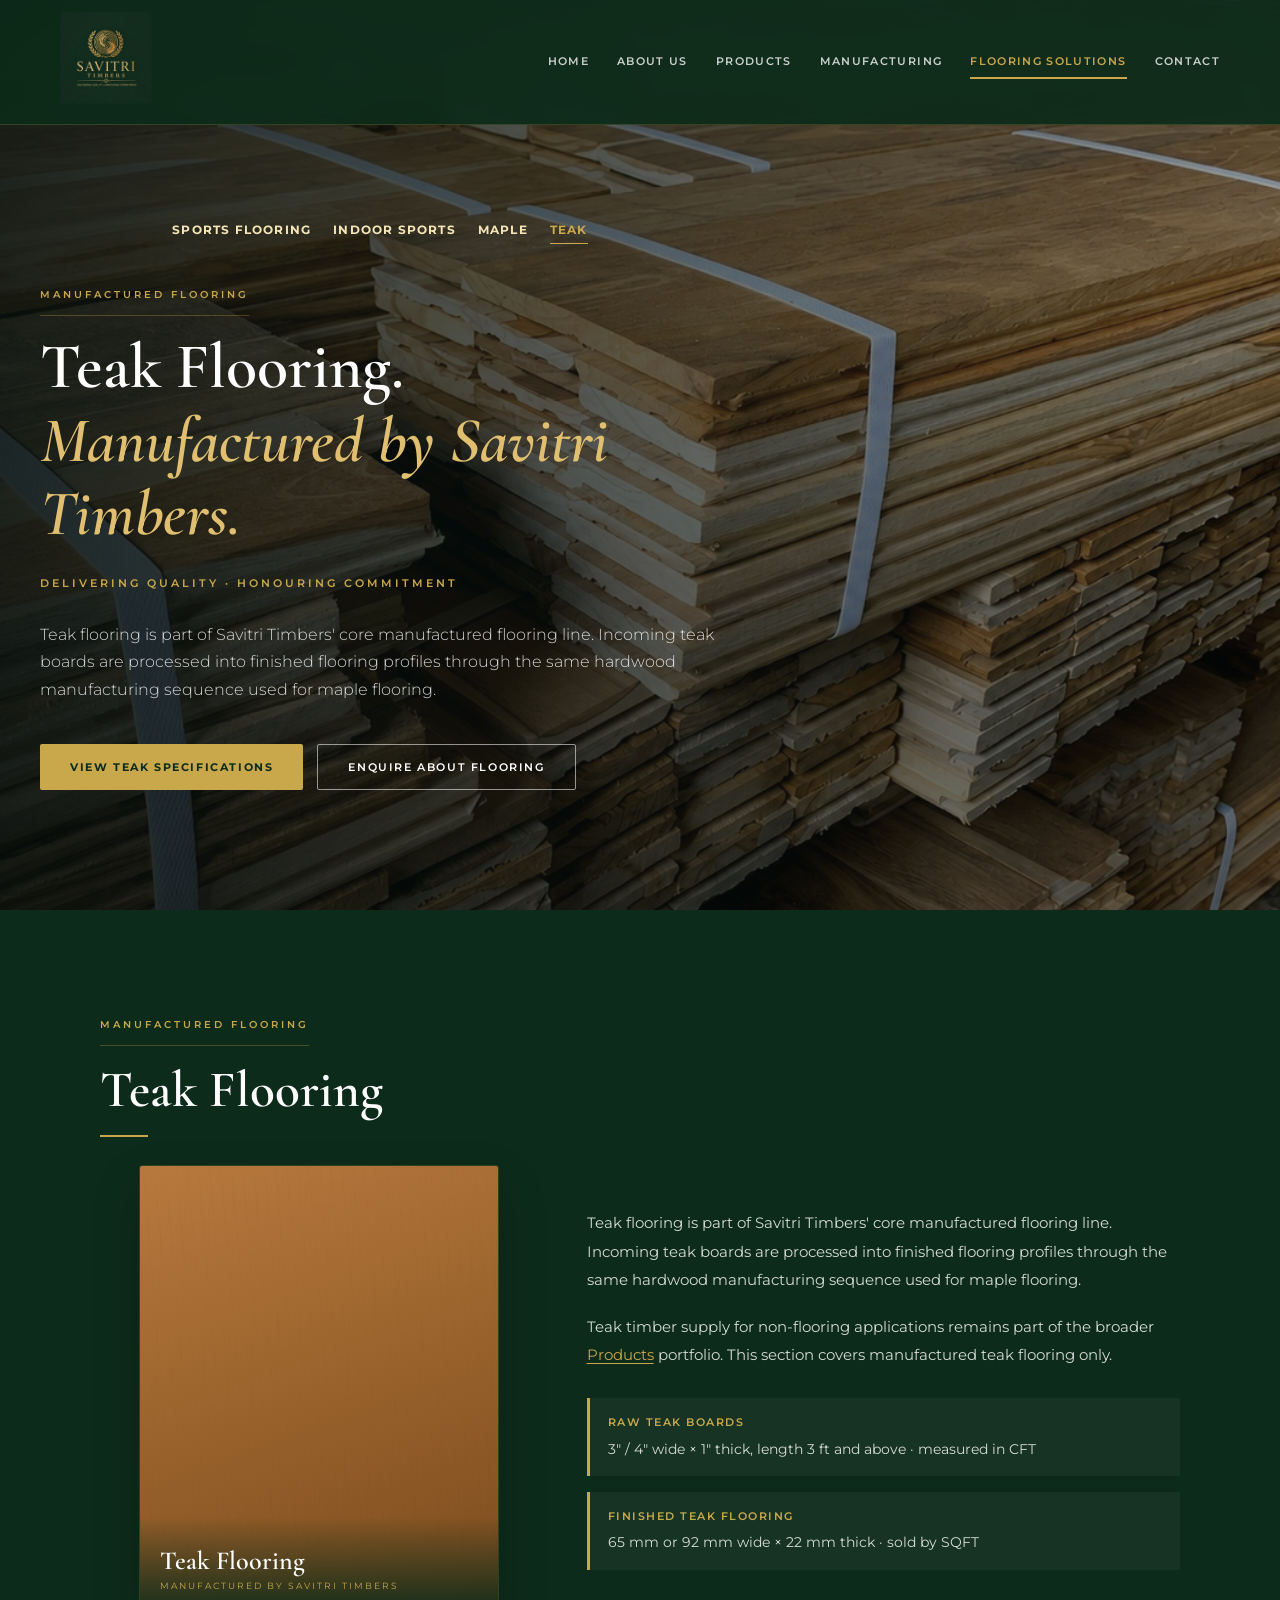
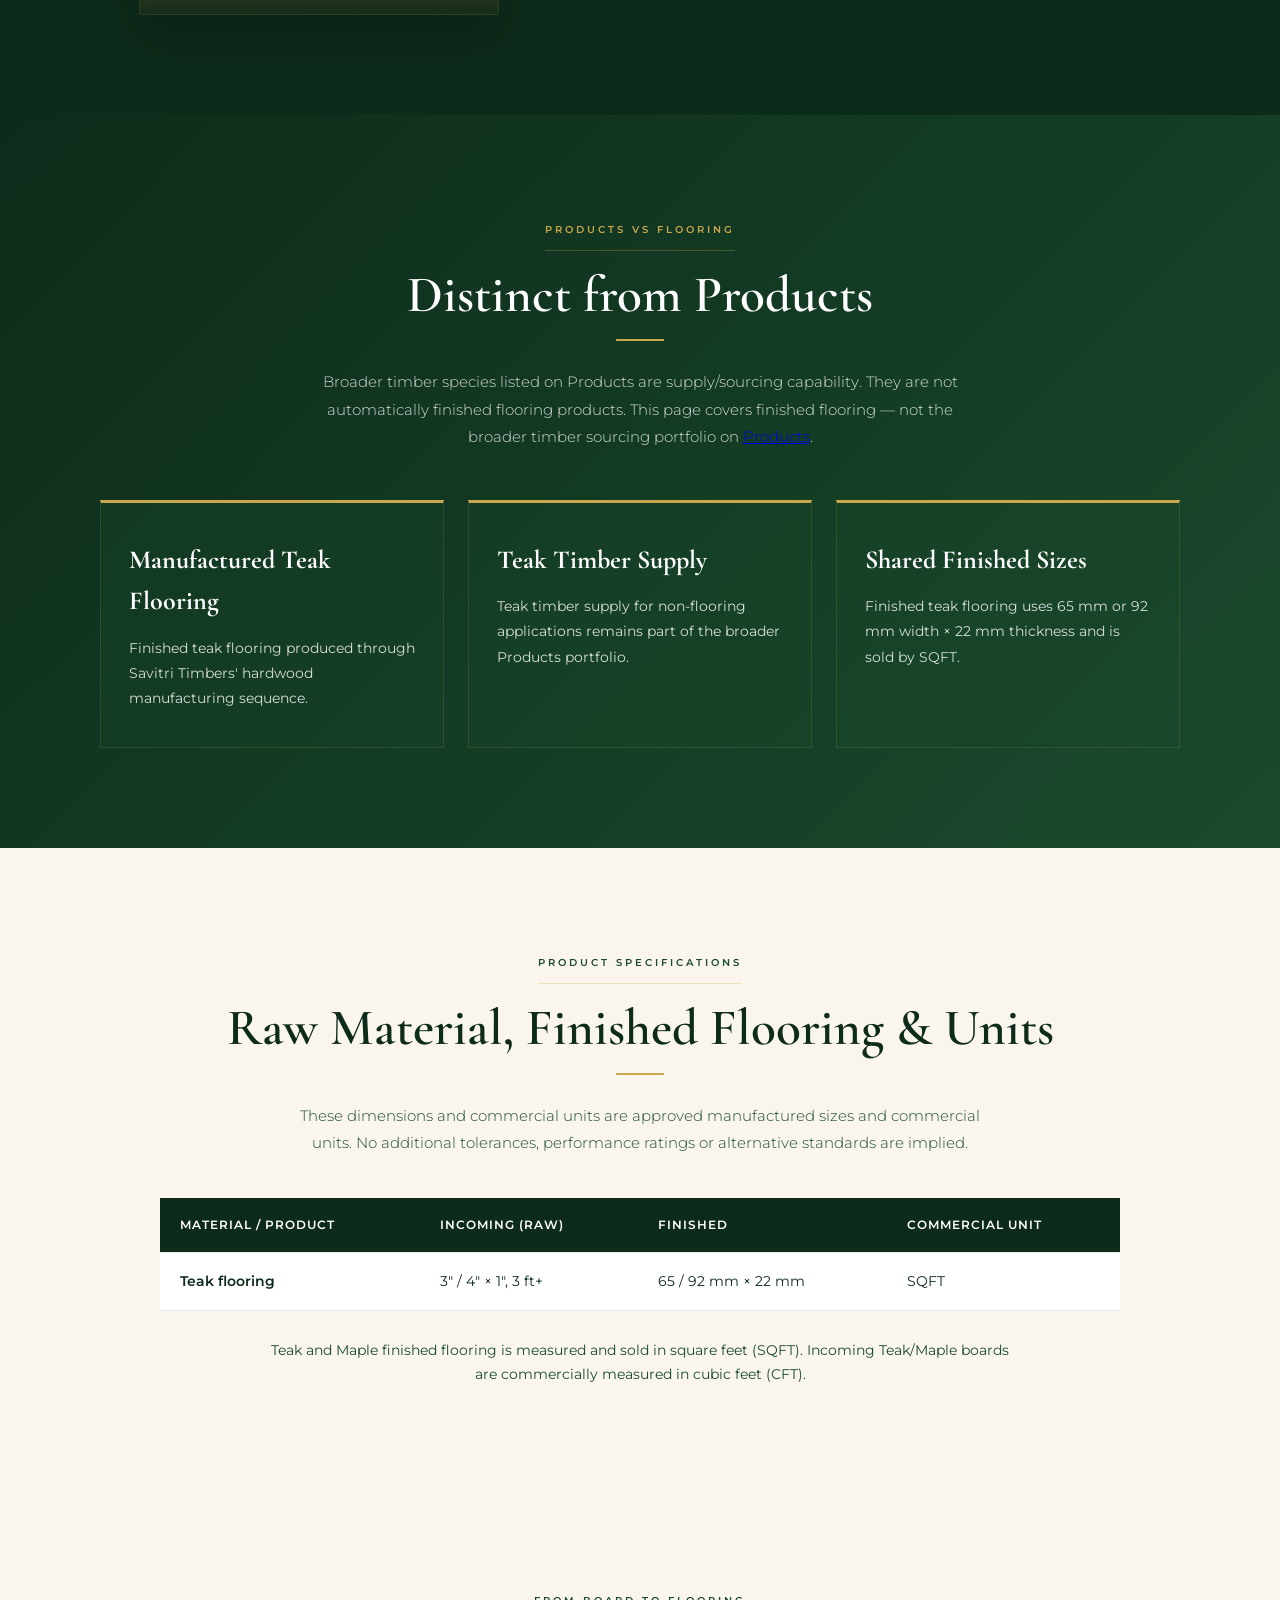
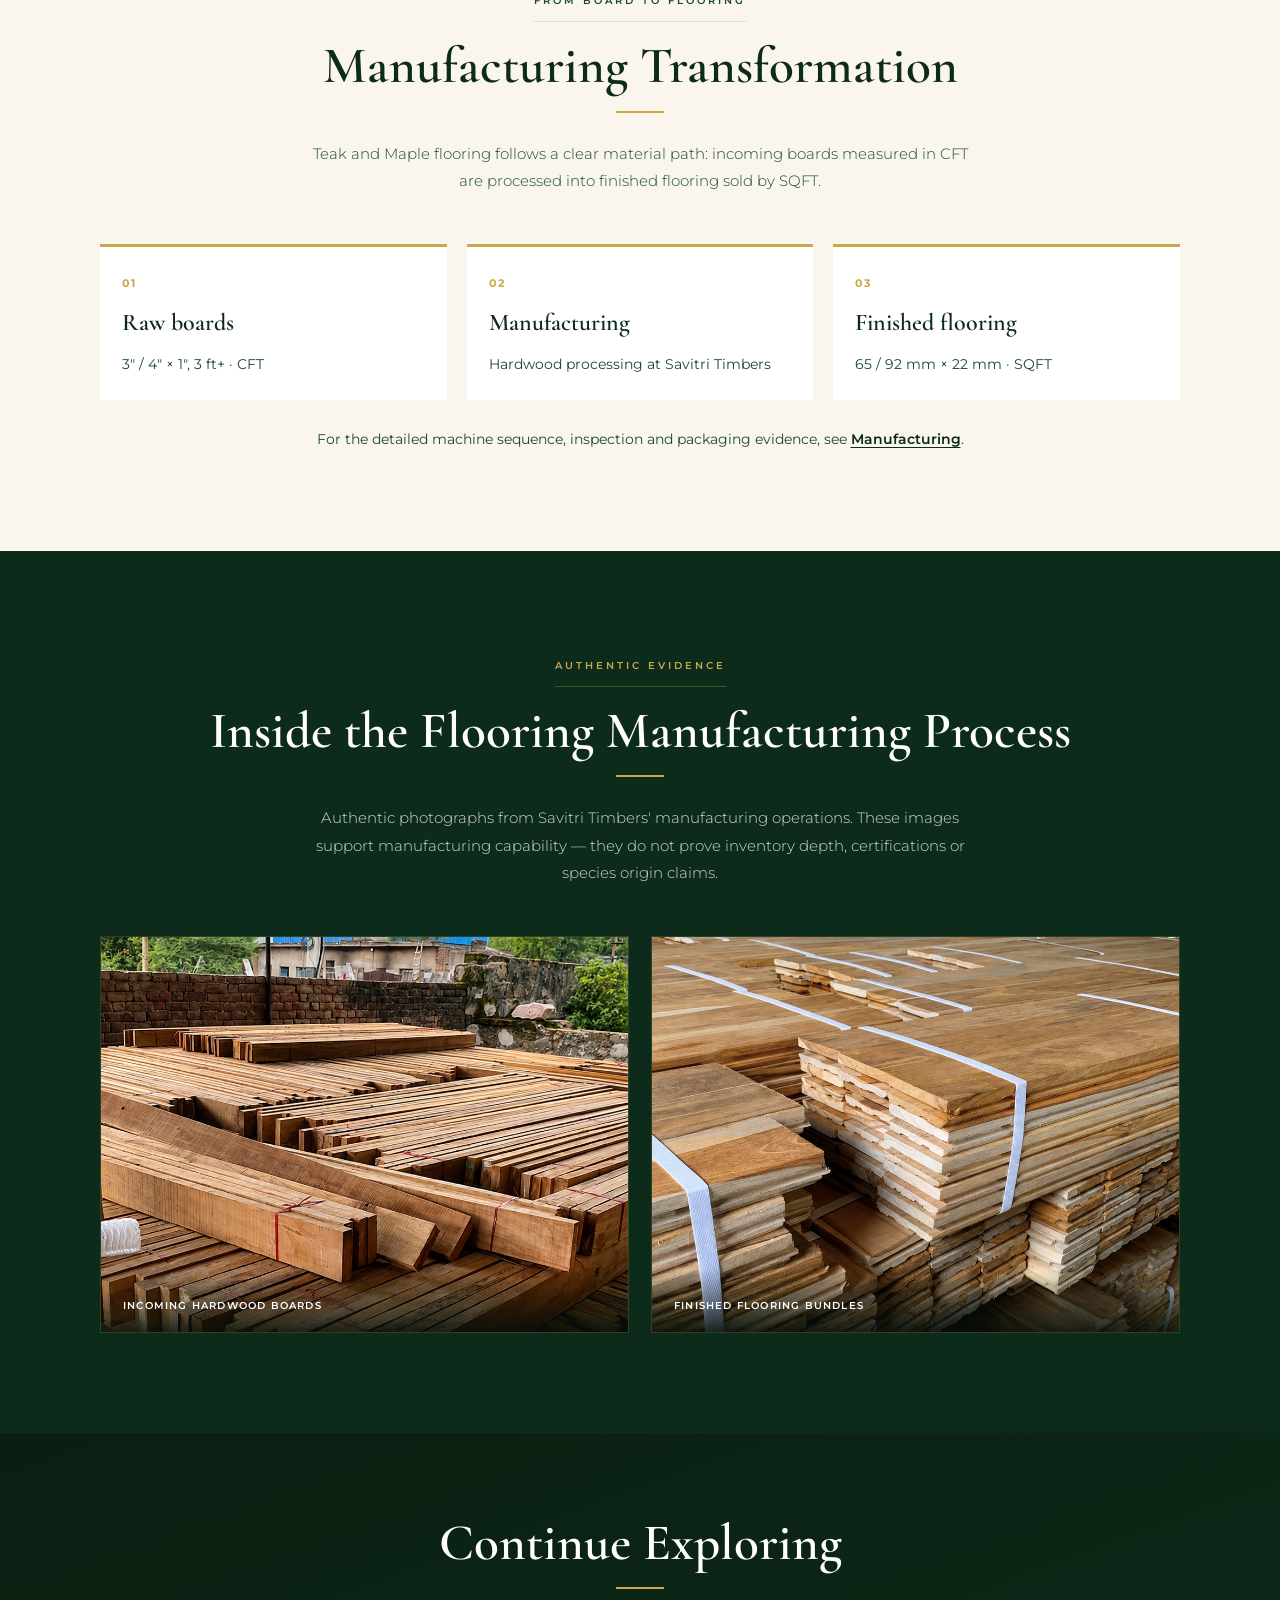
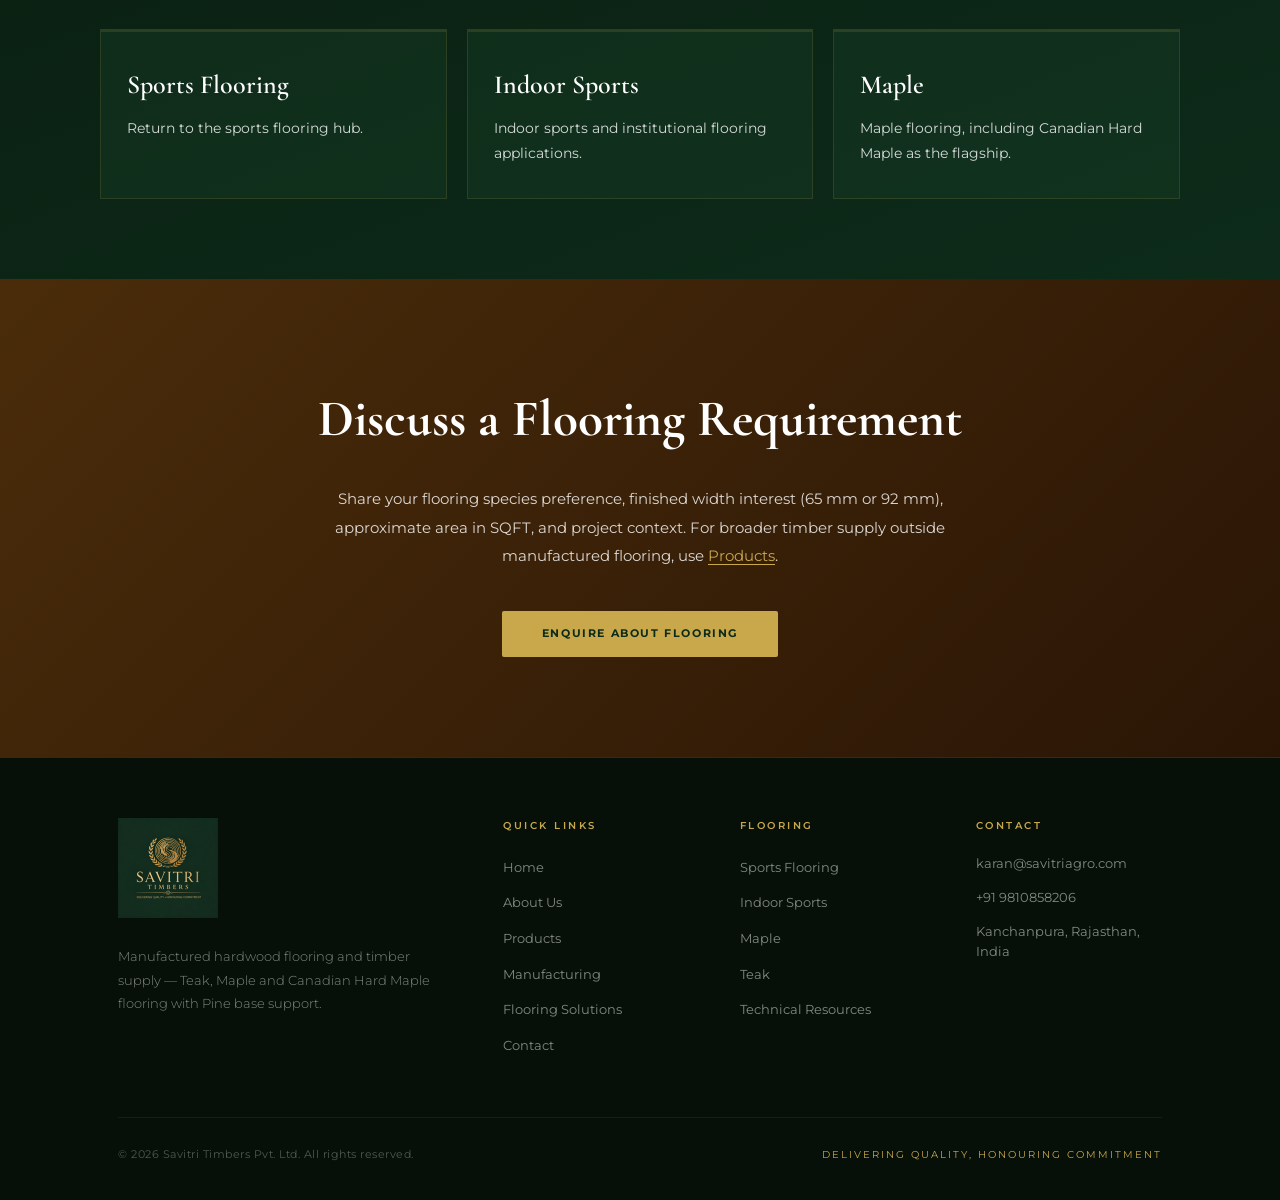
<file: flooring/teak/index.html>
<!DOCTYPE html>
<html lang="en">
<head>
    <meta charset="UTF-8">
    <meta name="viewport" content="width=device-width, initial-scale=1.0">
    <title>Teak Flooring | Savitri Timbers</title>
    <meta name="description" content="Teak flooring manufactured by Savitri Timbers. Finished widths 65 mm or 92 mm, thickness 22 mm, sold by SQFT. Distinct from teak timber supply on Products.">
    <meta property="og:title" content="Teak Flooring | Savitri Timbers">
    <meta property="og:description" content="Manufactured teak flooring produced by Savitri Timbers — finished flooring, not the broader timber sourcing portfolio.">
    <meta property="og:type" content="website">
    <link rel="icon" href="../../images/favicon.png" type="image/png" sizes="64x64">
    <link rel="preconnect" href="https://fonts.googleapis.com">
    <link rel="preconnect" href="https://fonts.gstatic.com" crossorigin>
    <link rel="stylesheet" href="https://fonts.googleapis.com/css2?family=Cormorant+Garamond:ital,wght@0,300;0,400;0,500;0,600;0,700;1,400;1,600&amp;family=Montserrat:wght@300;400;500;600;700;800&amp;display=swap">
    <link rel="stylesheet" href="../../css/style.css">
    <link rel="stylesheet" href="../../css/flooring.css">
</head>

<body class="flooring-page">

<header>
    <div class="container">
        <a class="logo" href="../../index.html" aria-label="Savitri Timbers home">
            <img src="../../images/logo-mark.png" width="200" height="200" alt="Savitri Timbers Logo">
        </a>
        <nav aria-label="Primary navigation">
            <a href="../../index.html">Home</a>
            <a href="../../about.html">About Us</a>
            <a href="../../products.html">Products</a>
            <a href="../../manufacturing.html">Manufacturing</a>
            <a href="../../flooring/sports-flooring/" class="active">Flooring Solutions</a>
            <a href="../../contact.html">Contact</a>
        </nav>
    </div>
</header>

<main>

    <section class="flooring-hero" aria-labelledby="teak-hero-title">
        <div class="hero-bg" aria-hidden="true"></div>
        <div class="hero-overlay" aria-hidden="true"></div>
        <div class="hero-content">
            <nav class="flooring-local-nav" aria-label="Flooring discovery">
                <a href="../sports-flooring/">Sports Flooring</a>
                <a href="../indoor-sports/">Indoor Sports</a>
                <a href="../maple/">Maple</a>
                <a href="../teak/" aria-current="page">Teak</a>
            </nav>
            <span class="section-tag">Manufactured Flooring</span>
            <h1 id="teak-hero-title">
                Teak Flooring.<br>
                <em>Manufactured by Savitri Timbers.</em>
            </h1>
            <p class="tagline">Delivering Quality · Honouring Commitment</p>
            <p>
                Teak flooring is part of Savitri Timbers' core manufactured flooring line.
                Incoming teak boards are processed into finished flooring profiles
                through the same hardwood manufacturing sequence used for maple flooring.
            </p>
            <div class="hero-buttons">
                <a href="#teak-flooring" class="btn">View Teak Specifications</a>
                <a href="../../contact.html?source=teak-hero" class="btn-outline">Enquire About Flooring</a>
            </div>
        </div>
    </section>

    <section class="flooring-species" id="teak-flooring" aria-labelledby="teak-flooring-title">
        <div class="container">
            <span class="section-tag">Manufactured Flooring</span>
            <h2 id="teak-flooring-title" class="section-title">Teak Flooring</h2>
            <span class="gold-line" aria-hidden="true"></span>
            <div class="flooring-species-grid">
                <article class="flooring-species-card">
                    <div class="species-card teak flooring-visual" aria-hidden="true">
                        <div class="species-bg"></div>
                        <div class="wood-grain"></div>
                        <div class="species-info">
                            <div class="species-name">Teak Flooring</div>
                            <div class="species-origin">Manufactured by Savitri Timbers</div>
                        </div>
                    </div>
                </article>
                <div class="flooring-species-copy">
                    <p>
                        Teak flooring is part of Savitri Timbers' core manufactured flooring line.
                        Incoming teak boards are processed into finished flooring profiles
                        through the same hardwood manufacturing sequence used for maple flooring.
                    </p>
                    <p>
                        Teak timber supply for non-flooring applications remains part of the
                        broader <a href="../../products.html">Products</a> portfolio.
                        This section covers manufactured teak flooring only.
                    </p>
                    <dl class="flooring-spec-list flooring-spec-list--light">
                        <div>
                            <dt>Raw teak boards</dt>
                            <dd>3″ / 4″ wide × 1″ thick, length 3 ft and above · measured in CFT</dd>
                        </div>
                        <div>
                            <dt>Finished teak flooring</dt>
                            <dd>65 mm or 92 mm wide × 22 mm thick · sold by SQFT</dd>
                        </div>
                    </dl>
                </div>
            </div>
        </div>
    </section>

    <section class="flooring-overview" aria-labelledby="boundary-title">
        <div class="container">
            <span class="section-tag">Products vs Flooring</span>
            <h2 id="boundary-title" class="section-title">Distinct from Products</h2>
            <span class="gold-line" aria-hidden="true"></span>
            <p class="section-sub">
                Broader timber species listed on Products are supply/sourcing capability.
                They are not automatically finished flooring products.
                This page covers finished flooring — not the broader timber
                sourcing portfolio on <a href="../../products.html">Products</a>.
            </p>
            <div class="flooring-overview-grid">
                <article class="flooring-overview-card">
                    <h3>Manufactured Teak Flooring</h3>
                    <p>Finished teak flooring produced through Savitri Timbers' hardwood manufacturing sequence.</p>
                </article>
                <article class="flooring-overview-card">
                    <h3>Teak Timber Supply</h3>
                    <p>Teak timber supply for non-flooring applications remains part of the broader Products portfolio.</p>
                </article>
                <article class="flooring-overview-card">
                    <h3>Shared Finished Sizes</h3>
                    <p>Finished teak flooring uses 65 mm or 92 mm width × 22 mm thickness and is sold by SQFT.</p>
                </article>
            </div>
        </div>
    </section>

    <section class="flooring-specs" id="specifications" aria-labelledby="specs-title">
        <div class="container">
            <span class="section-tag">Product Specifications</span>
            <h2 id="specs-title" class="section-title">Raw Material, Finished Flooring &amp; Units</h2>
            <span class="gold-line" aria-hidden="true"></span>
            <p class="section-sub">
                These dimensions and commercial units are approved manufactured sizes and commercial units.
                No additional tolerances, performance ratings or alternative standards are implied.
            </p>
            <div class="flooring-table-wrap">
                <table class="flooring-table">
                    <caption class="visually-hidden">Teak flooring raw material, finished sizes and commercial units</caption>
                    <thead>
                        <tr>
                            <th scope="col">Material / Product</th>
                            <th scope="col">Incoming (raw)</th>
                            <th scope="col">Finished</th>
                            <th scope="col">Commercial unit</th>
                        </tr>
                    </thead>
                    <tbody>
                        <tr>
                            <th scope="row">Teak flooring</th>
                            <td>3″ / 4″ × 1″, 3 ft+</td>
                            <td>65 / 92 mm × 22 mm</td>
                            <td>SQFT</td>
                        </tr>
                    </tbody>
                </table>
            </div>
            <p class="flooring-specs-note">
                Teak and Maple finished flooring is measured and sold in square feet (SQFT).
                Incoming Teak/Maple boards are commercially measured in cubic feet (CFT).
            </p>
        </div>
    </section>

    <section class="flooring-process" aria-labelledby="process-title">
        <div class="container">
            <span class="section-tag">From Board to Flooring</span>
            <h2 id="process-title" class="section-title">Manufacturing Transformation</h2>
            <span class="gold-line" aria-hidden="true"></span>
            <p class="section-sub">
                Teak and Maple flooring follows a clear material path:
                incoming boards measured in CFT are processed into finished flooring sold by SQFT.
            </p>
            <ol class="flooring-flow">
                <li>
                    <strong>Raw boards</strong>
                    <span>3″ / 4″ × 1″, 3 ft+ · CFT</span>
                </li>
                <li>
                    <strong>Manufacturing</strong>
                    <span>Hardwood processing at Savitri Timbers</span>
                </li>
                <li>
                    <strong>Finished flooring</strong>
                    <span>65 / 92 mm × 22 mm · SQFT</span>
                </li>
            </ol>
            <p class="flooring-process-link">
                For the detailed machine sequence, inspection and packaging evidence,
                see <a href="../../manufacturing.html">Manufacturing</a>.
            </p>
        </div>
    </section>

    <section class="flooring-evidence" aria-labelledby="evidence-title">
        <div class="container">
            <span class="section-tag">Authentic Evidence</span>
            <h2 id="evidence-title" class="section-title">Inside the Flooring Manufacturing Process</h2>
            <span class="gold-line" aria-hidden="true"></span>
            <p class="section-sub">
                Authentic photographs from Savitri Timbers' manufacturing operations.
                These images support manufacturing capability — they do not prove inventory
                depth, certifications or species origin claims.
            </p>
            <div class="mfg-gallery-grid flooring-evidence-grid">
                <figure>
                    <picture>
                        <source srcset="../../assets/images/manufacturing/teak-raw-boards-shri-madhopur.jpg" type="image/jpeg">
                        <img src="../../assets/images/manufacturing/teak-raw-boards-shri-madhopur.jpg" width="976" height="1612" loading="lazy" decoding="async" alt="Raw hardwood boards at Savitri Timbers manufacturing facility">
                    </picture>
                    <figcaption>Incoming hardwood boards</figcaption>
                </figure>
                <figure>
                    <picture>
                        <source srcset="../../assets/images/manufacturing/teak-flooring-bundles-shri-madhopur.jpg" type="image/jpeg">
                        <img src="../../assets/images/manufacturing/teak-flooring-bundles-shri-madhopur.jpg" width="1064" height="749" loading="lazy" decoding="async" alt="Finished flooring bundles prepared at Savitri Timbers">
                    </picture>
                    <figcaption>Finished flooring bundles</figcaption>
                </figure>
            </div>
        </div>
    </section>

    <section class="flooring-related" aria-labelledby="related-title">
        <div class="container">
            <h2 id="related-title" class="section-title">Continue Exploring</h2>
            <span class="gold-line" aria-hidden="true"></span>
            <div class="flooring-related-grid">
                <a class="flooring-discover-card" href="../sports-flooring/">
                    <h4>Sports Flooring</h4>
                    <p>Return to the sports flooring hub.</p>
                </a>
                <a class="flooring-discover-card" href="../indoor-sports/">
                    <h4>Indoor Sports</h4>
                    <p>Indoor sports and institutional flooring applications.</p>
                </a>
                <a class="flooring-discover-card" href="../maple/">
                    <h4>Maple</h4>
                    <p>Maple flooring, including Canadian Hard Maple as the flagship.</p>
                </a>
            </div>
        </div>
    </section>

    <section class="flooring-cta" id="enquiry" aria-labelledby="flooring-cta-title">
        <div class="container">
            <h2 id="flooring-cta-title">Discuss a Flooring Requirement</h2>
            <p>
                Share your flooring species preference, finished width interest
                (65 mm or 92 mm), approximate area in SQFT, and project context.
                For broader timber supply outside manufactured flooring,
                use <a href="../../products.html">Products</a>.
            </p>
            <a href="../../contact.html?source=teak-cta" class="btn">Enquire About Flooring</a>
        </div>
    </section>

</main>

<footer>
    <div class="container">
        <div class="footer-top">
            <div class="footer-brand">
                <img src="../../images/logo-mark.png" width="200" height="200" alt="Savitri Timbers" class="footer-logo">
                <p>
                    Manufactured hardwood flooring and timber supply —
                    Teak, Maple and Canadian Hard Maple flooring with Pine base support.
                </p>
            </div>
            <div class="footer-col">
                <h2>Quick Links</h2>
                <ul>
                    <li><a href="../../index.html">Home</a></li>
                    <li><a href="../../about.html">About Us</a></li>
                    <li><a href="../../products.html">Products</a></li>
                    <li><a href="../../manufacturing.html">Manufacturing</a></li>
                    <li><a href="../../flooring/sports-flooring/">Flooring Solutions</a></li>
                    <li><a href="../../contact.html">Contact</a></li>
                </ul>
            </div>
            <div class="footer-col">
                <h2>Flooring</h2>
                <ul>
                    <li><a href="../sports-flooring/">Sports Flooring</a></li>
                    <li><a href="../indoor-sports/">Indoor Sports</a></li>
                    <li><a href="../maple/">Maple</a></li>
                    <li><a href="../teak/">Teak</a></li>
                    <li><a href="../../technical-resources.html">Technical Resources</a></li>
                </ul>
            </div>
            <div class="footer-col">
                <h2>Contact</h2>
                <div class="footer-contact-item">
                    <span class="contact-text">karan@savitriagro.com</span>
                </div>
                <div class="footer-contact-item">
                    <span class="contact-text">+91 9810858206</span>
                </div>
                <div class="footer-contact-item">
                    <span class="contact-text">Kanchanpura, Rajasthan, India</span>
                </div>
            </div>
        </div>
        <div class="footer-bottom">
            <p>© 2026 Savitri Timbers Pvt. Ltd. All rights reserved.</p>
            <div class="footer-tagline">Delivering Quality, Honouring Commitment</div>
        </div>
    </div>
</footer>

</body>
</html>
</file>
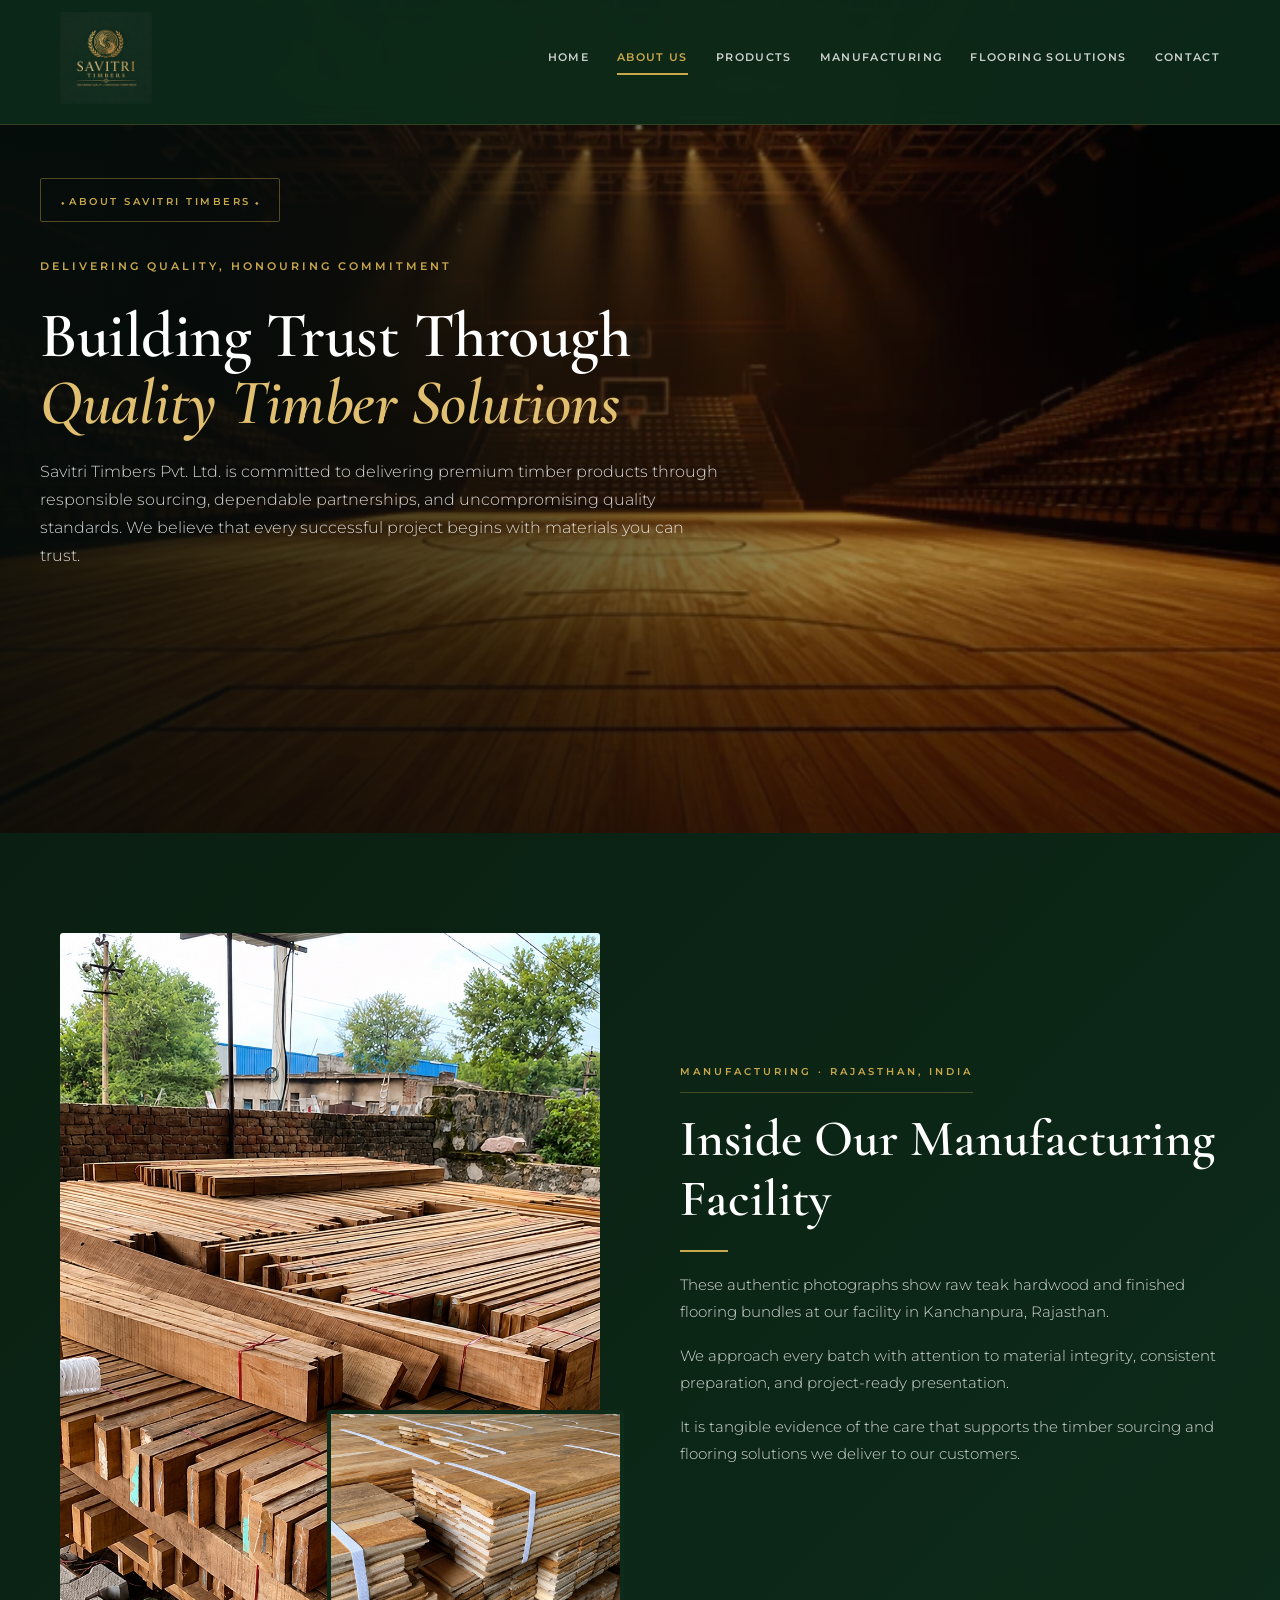
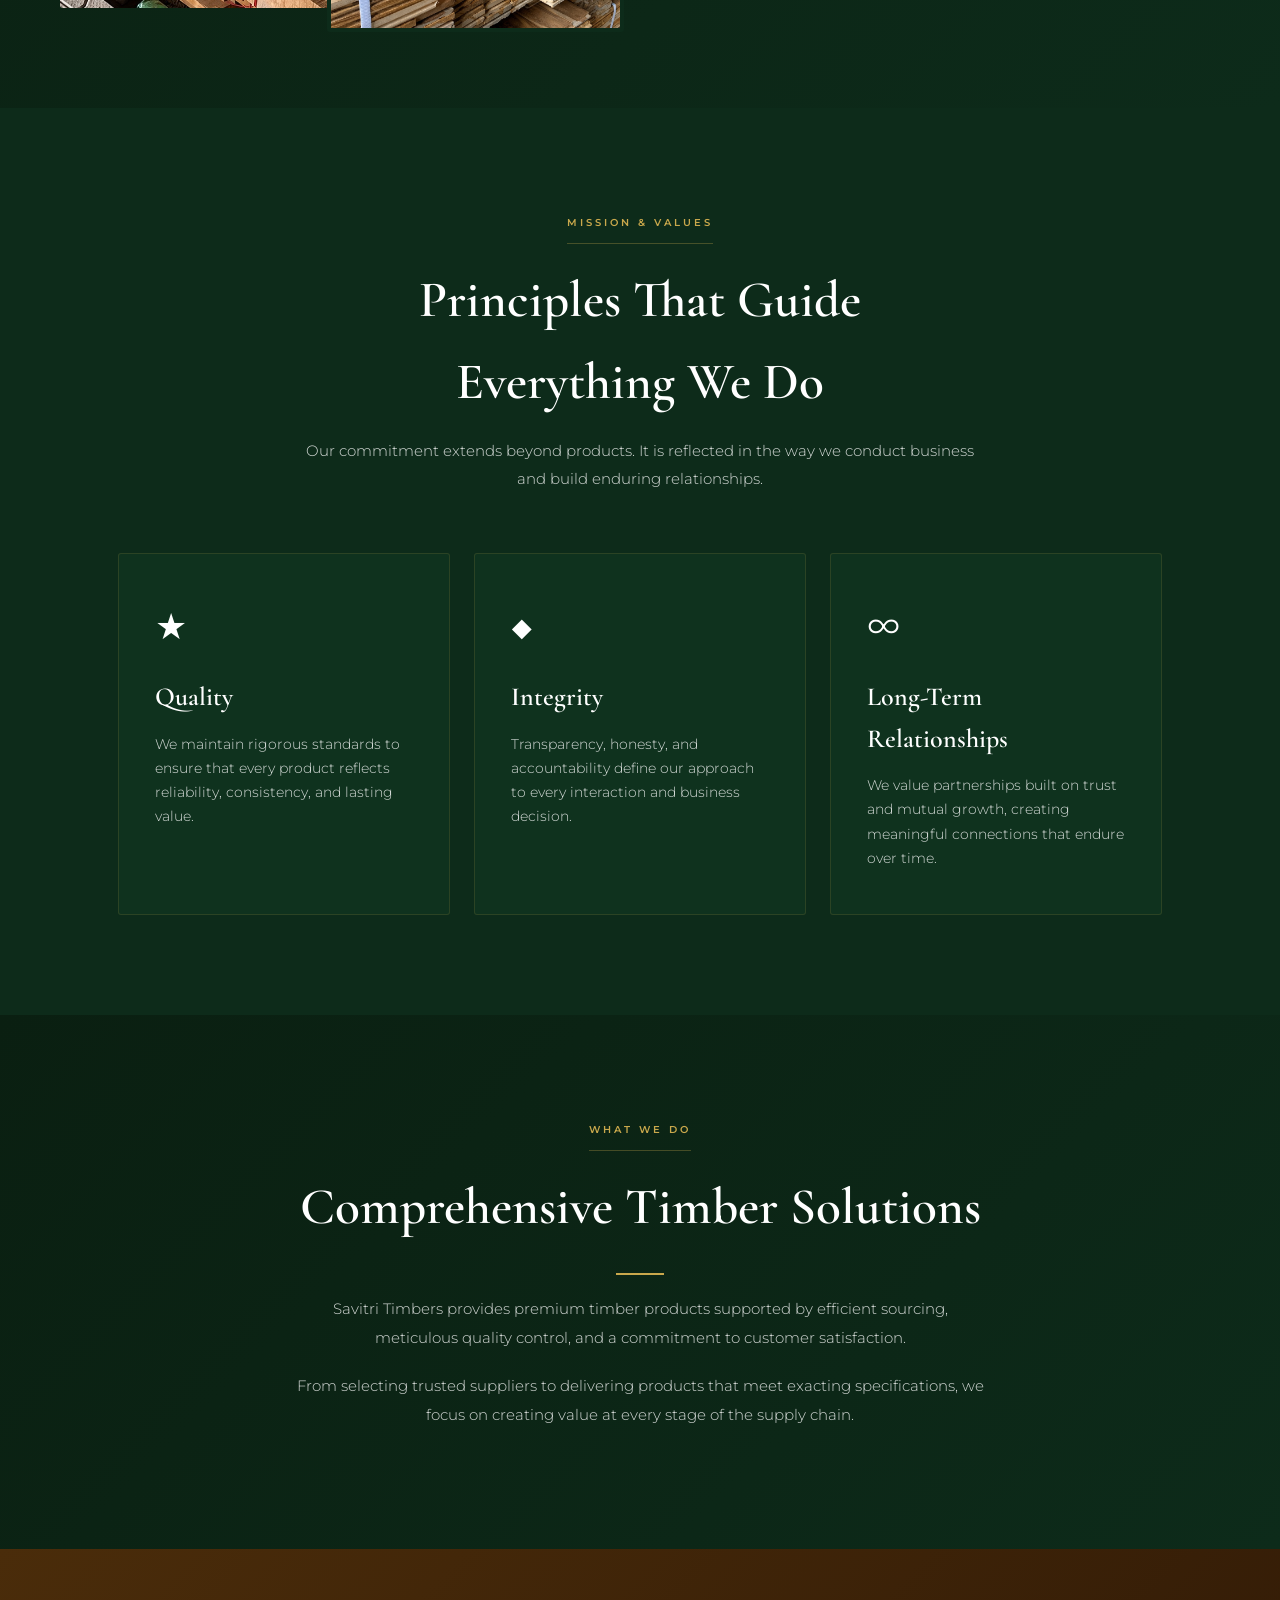
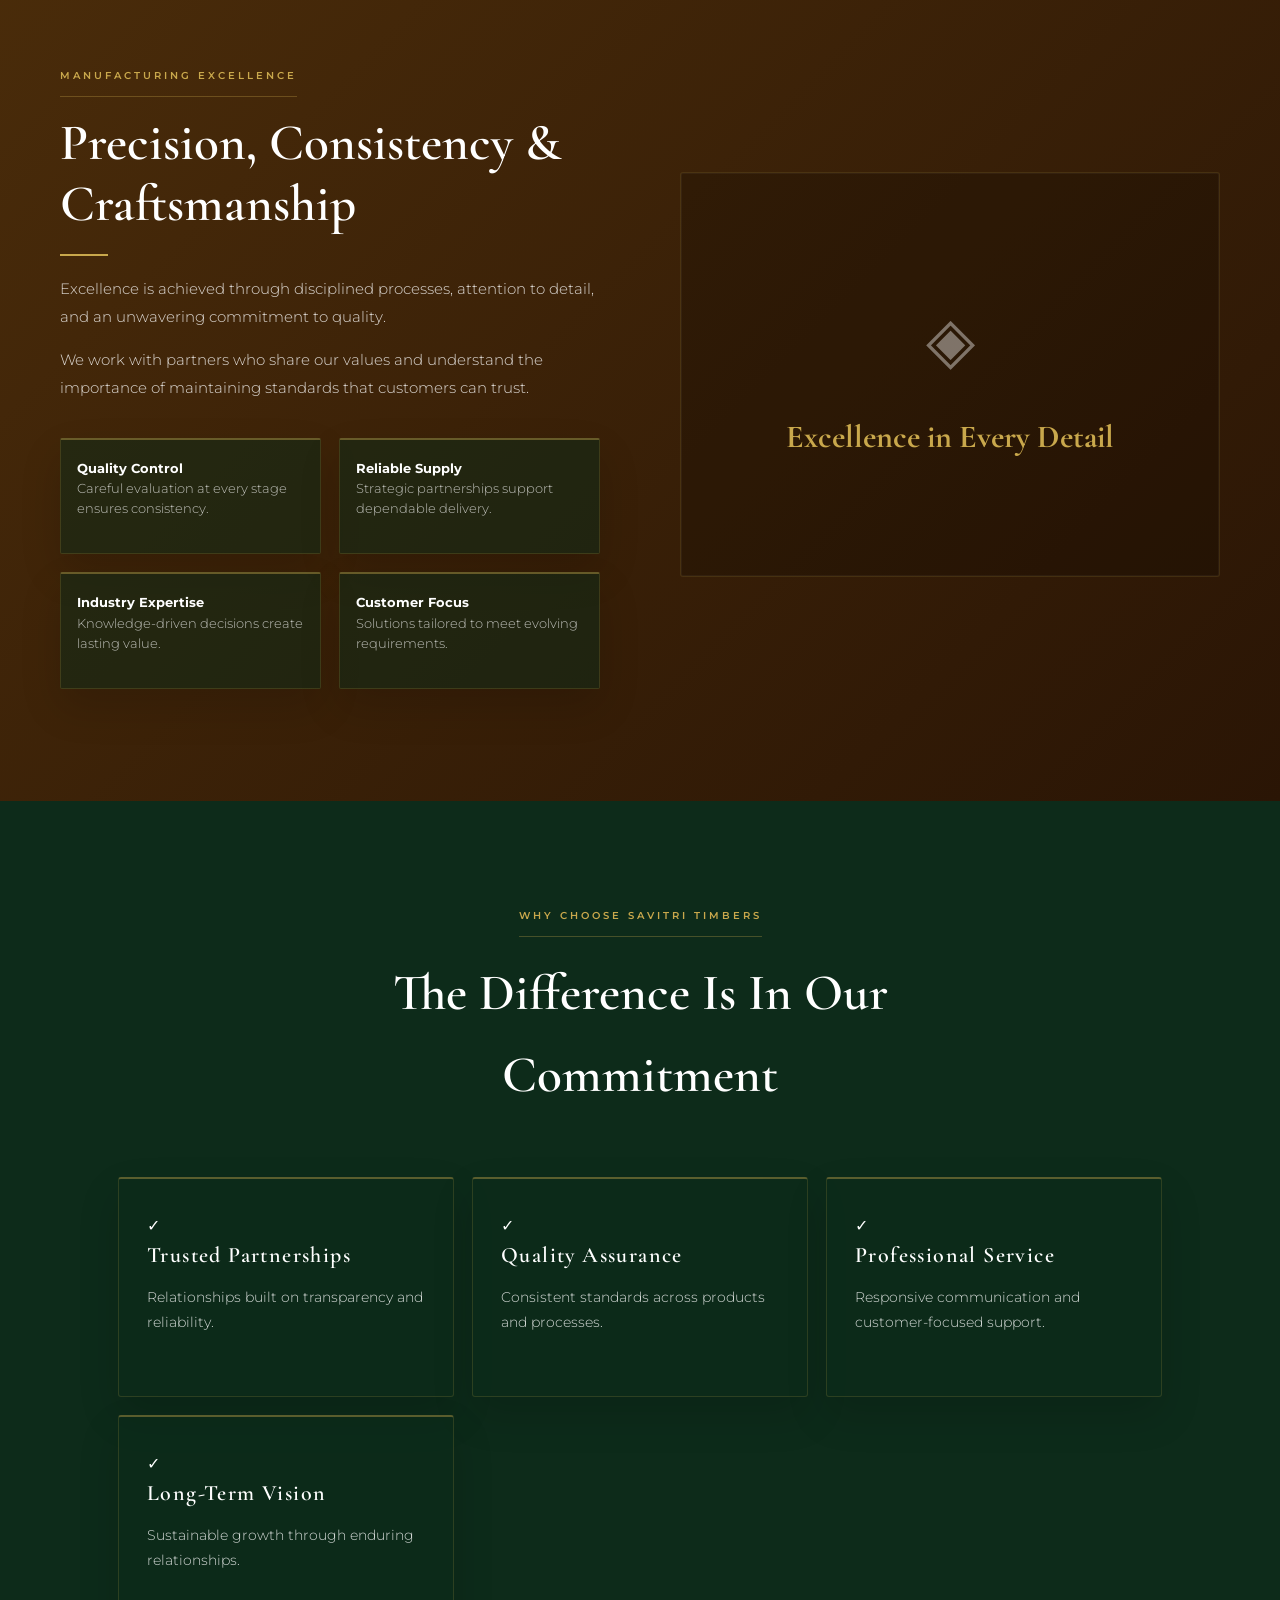
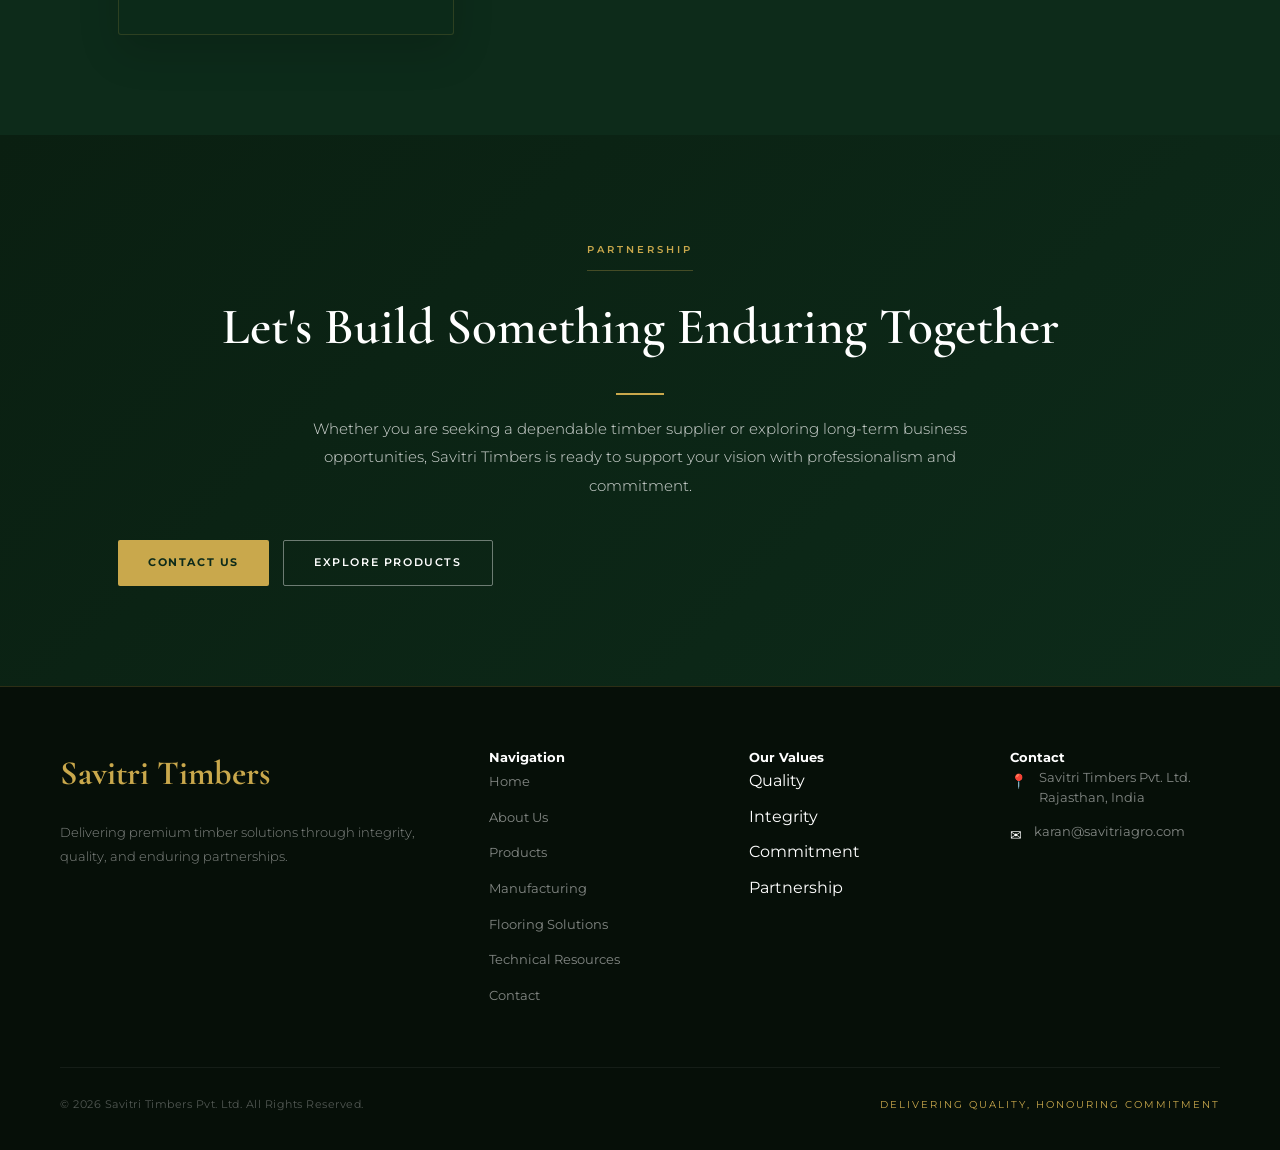
<file: about.html>
<!DOCTYPE html>
<html lang="en">
<head>
    <meta charset="UTF-8">
    <meta name="viewport" content="width=device-width, initial-scale=1.0">
    <title>About Us | Savitri Timbers Pvt. Ltd.</title>
    <meta name="description" content="Learn about Savitri Timbers Pvt. Ltd. – Delivering Quality, Honouring Commitment through trusted timber sourcing, manufacturing excellence, and long-term partnerships.">
    <meta property="og:title" content="About Savitri Timbers">
    <meta property="og:description" content="Learn about the material discipline and manufacturing approach behind Savitri Timbers.">
    <meta property="og:type" content="website">
    <link rel="icon" href="images/favicon.png" type="image/png" sizes="64x64">
    <link rel="preconnect" href="https://fonts.googleapis.com">
    <link rel="preconnect" href="https://fonts.gstatic.com" crossorigin>
    <link rel="stylesheet" href="https://fonts.googleapis.com/css2?family=Cormorant+Garamond:ital,wght@0,300;0,400;0,500;0,600;0,700;1,400;1,600&amp;family=Montserrat:wght@300;400;500;600;700;800&amp;display=swap">
    <link rel="stylesheet" href="css/style.css">
</head>

<body>

    <!-- HEADER -->
    <header>
        <div class="container">
            <a href="index.html" class="logo">
                <img src="images/logo-mark.png" width="200" height="200" alt="Savitri Timbers Logo">
            </a>

            <nav aria-label="Primary navigation">
                <a href="index.html">Home</a>
                <a href="about.html" class="active" aria-current="page">About Us</a>
                <a href="products.html">Products</a>
                <a href="manufacturing.html">Manufacturing</a>
                <a href="flooring/sports-flooring/">Flooring Solutions</a>
                <a href="contact.html">Contact</a>
            </nav>
        </div>
    </header>

    <main>

    <!-- ABOUT HERO -->
    <section class="hero">
        <div class="hero-bg"></div>

        <div class="hero-grid">
            <div></div><div></div><div></div>
            <div></div><div></div><div></div>
        </div>

        <div class="hero-overlay"></div>
        <div class="wood-texture"></div>

        <div class="hero-content">

            <div class="hero-badge">
                <span>About Savitri Timbers</span>
            </div>

            <p class="tagline">
                Delivering Quality, Honouring Commitment
            </p>

            <h1>
                Building Trust Through <em>Quality Timber Solutions</em>
            </h1>

            <p>
                Savitri Timbers Pvt. Ltd. is committed to delivering premium timber
                products through responsible sourcing, dependable partnerships,
                and uncompromising quality standards. We believe that every
                successful project begins with materials you can trust.
            </p>

        </div>

        <div class="hero-stats">

            <div class="stat">
                <div class="stat-num">Premium</div>
                <div class="stat-label">Quality Standards</div>
            </div>

            <div class="stat-div"></div>

            <div class="stat">
                <div class="stat-num">Global</div>
                <div class="stat-label">Sourcing Network</div>
            </div>

            <div class="stat-div"></div>

            <div class="stat">
                <div class="stat-num">Trusted</div>
                <div class="stat-label">Partnerships</div>
            </div>

        </div>
    </section>

    <!-- OUR STORY -->
    <section class="story">

        <div class="about-image-block">

            <figure class="about-img-main">
                    <img src="assets/images/manufacturing/teak-raw-boards-shri-madhopur.jpg" width="976" height="1612" loading="lazy" decoding="async" alt="Raw teak hardwood boards at Savitri Timbers' Rajasthan facility">
            </figure>

            <figure class="about-img-overlay">
                    <img src="assets/images/manufacturing/teak-flooring-bundles-shri-madhopur.jpg" width="1064" height="749" loading="lazy" decoding="async" alt="Finished teak flooring bundles at Savitri Timbers' Rajasthan facility">
            </figure>

        </div>

        <div>

            <div class="section-tag">Manufacturing · Rajasthan, India</div>

            <h2>
                Inside Our Manufacturing Facility
            </h2>

            <span class="gold-line"></span>

            <p>
                These authentic photographs show raw teak hardwood and finished
                flooring bundles at our facility in Kanchanpura, Rajasthan.
            </p>

            <p>
                We approach every batch with attention to material integrity,
                consistent preparation, and project-ready presentation.
            </p>

            <p>
                It is tangible evidence of the care that supports the timber
                sourcing and flooring solutions we deliver to our customers.
            </p>

        </div>

    </section>

    <!-- MISSION & VALUES -->
    <section class="services">

        <div class="container">

            <div class="section-tag">
                Mission & Values
            </div>

            <h2>
                Principles That Guide Everything We Do
            </h2>

            <p class="section-sub" style="margin: auto;">
                Our commitment extends beyond products. It is reflected in the
                way we conduct business and build enduring relationships.
            </p>

            <div class="service-grid">

                <div class="service-card">

                    <span class="service-icon">★</span>

                    <h3>Quality</h3>

                    <p>
                        We maintain rigorous standards to ensure that every
                        product reflects reliability, consistency, and lasting value.
                    </p>

                </div>

                <div class="service-card">

                    <span class="service-icon">◆</span>

                    <h3>Integrity</h3>

                    <p>
                        Transparency, honesty, and accountability define our
                        approach to every interaction and business decision.
                    </p>

                </div>

                <div class="service-card">

                    <span class="service-icon">∞</span>

                    <h3>Long-Term Relationships</h3>

                    <p>
                        We value partnerships built on trust and mutual growth,
                        creating meaningful connections that endure over time.
                    </p>

                </div>

            </div>

        </div>

    </section>

    <!-- WHAT WE DO -->
    <section class="intro">

        <div class="container">

            <div class="section-tag">
                What We Do
            </div>

            <h2>
                Comprehensive Timber Solutions
            </h2>

            <span class="gold-line" style="margin: 20px auto;"></span>

            <p>
                Savitri Timbers provides premium timber products supported by
                efficient sourcing, meticulous quality control, and a commitment
                to customer satisfaction.
            </p>

            <p>
                From selecting trusted suppliers to delivering products that
                meet exacting specifications, we focus on creating value at
                every stage of the supply chain.
            </p>

        </div>

    </section>

    <!-- MANUFACTURING EXCELLENCE -->
    <section class="manufacturing">

        <div>

            <div class="section-tag">
                Manufacturing Excellence
            </div>

            <h2>
                Precision, Consistency &amp; Craftsmanship
            </h2>

            <span class="gold-line"></span>

            <p>
                Excellence is achieved through disciplined processes,
                attention to detail, and an unwavering commitment to quality.
            </p>

            <p>
                We work with partners who share our values and understand
                the importance of maintaining standards that customers can trust.
            </p>

            <div class="mfg-features">

                <div class="mfg-feat">
                    <h5>Quality Control</h5>
                    <p>
                        Careful evaluation at every stage ensures consistency.
                    </p>
                </div>

                <div class="mfg-feat">
                    <h5>Reliable Supply</h5>
                    <p>
                        Strategic partnerships support dependable delivery.
                    </p>
                </div>

                <div class="mfg-feat">
                    <h5>Industry Expertise</h5>
                    <p>
                        Knowledge-driven decisions create lasting value.
                    </p>
                </div>

                <div class="mfg-feat">
                    <h5>Customer Focus</h5>
                    <p>
                        Solutions tailored to meet evolving requirements.
                    </p>
                </div>

            </div>

        </div>

        <div class="mfg-visual">

            <div class="mfg-visual-inner">
                <div class="big-icon">◈</div>

                <h3 style="font-family: 'Cormorant Garamond', serif; font-size: 32px; color: var(--gold); margin-top: 20px;">
                    Excellence in Every Detail
                </h3>
            </div>

        </div>

    </section>

    <!-- WHY CHOOSE US -->
    <section class="services">

        <div class="container">

            <div class="section-tag">
                Why Choose Savitri Timbers
            </div>

            <h2>
                The Difference Is In Our Commitment
            </h2>

            <div class="why-grid">

                <div class="why-card">

                    <div class="why-icon">✓</div>

                    <h3>Trusted Partnerships</h3>

                    <p>
                        Relationships built on transparency and reliability.
                    </p>

                </div>

                <div class="why-card">

                    <div class="why-icon">✓</div>

                    <h3>Quality Assurance</h3>

                    <p>
                        Consistent standards across products and processes.
                    </p>

                </div>

                <div class="why-card">

                    <div class="why-icon">✓</div>

                    <h3>Professional Service</h3>

                    <p>
                        Responsive communication and customer-focused support.
                    </p>

                </div>

                <div class="why-card">

                    <div class="why-icon">✓</div>

                    <h3>Long-Term Vision</h3>

                    <p>
                        Sustainable growth through enduring relationships.
                    </p>

                </div>

            </div>

        </div>

    </section>

    <!-- PARTNERSHIP CTA -->
    <section class="intro">

        <div class="container">

            <div class="section-tag">
                Partnership
            </div>

            <h2>
                Let's Build Something Enduring Together
            </h2>

            <span class="gold-line" style="margin: 20px auto;"></span>

            <p>
                Whether you are seeking a dependable timber supplier or exploring
                long-term business opportunities, Savitri Timbers is ready to
                support your vision with professionalism and commitment.
            </p>

            <div class="hero-buttons" style="margin-top: 40px;">

                <a href="contact.html?source=about-cta" class="btn">
                    Contact Us
                </a>

                <a href="products.html" class="btn-outline">
                    Explore Products
                </a>

            </div>

        </div>

    </section>

    </main>

    <!-- FOOTER -->
    <footer>

        <div class="footer-top">

            <div class="footer-brand">

                <h3 style="font-family: 'Cormorant Garamond', serif; font-size: 34px; color: var(--gold); margin-bottom: 20px;">
                    Savitri Timbers
                </h3>

                <p>
                    Delivering premium timber solutions through integrity,
                    quality, and enduring partnerships.
                </p>

            </div>

            <div class="footer-col">

                <h5>Navigation</h5>

                <ul>
                    <li><a href="index.html">Home</a></li>
                    <li><a href="about.html">About Us</a></li>
                    <li><a href="products.html">Products</a></li>
                    <li><a href="manufacturing.html">Manufacturing</a></li>
                    <li><a href="flooring/sports-flooring/">Flooring Solutions</a></li>
                    <li><a href="technical-resources.html">Technical Resources</a></li>
                    <li><a href="contact.html">Contact</a></li>
                </ul>

            </div>

            <div class="footer-col">

                <h5>Our Values</h5>

                <ul>
                    <li>Quality</li>
                    <li>Integrity</li>
                    <li>Commitment</li>
                    <li>Partnership</li>
                </ul>

            </div>

            <div class="footer-col">

                <h5>Contact</h5>

                <div class="footer-contact-item">
                    <div class="contact-icon">📍</div>

                    <div class="contact-text">
                        Savitri Timbers Pvt. Ltd.<br>
                        Rajasthan, India
                    </div>
                </div>

                <div class="footer-contact-item">
                    <div class="contact-icon">✉</div>

                    <div class="contact-text">
                        karan@savitriagro.com
                    </div>
                </div>

            </div>

        </div>

        <div class="footer-bottom">

            <p>
                © 2026 Savitri Timbers Pvt. Ltd. All Rights Reserved.
            </p>

            <div class="footer-tagline">
                Delivering Quality, Honouring Commitment
            </div>

        </div>

    </footer>

</body>
</html>
</file>
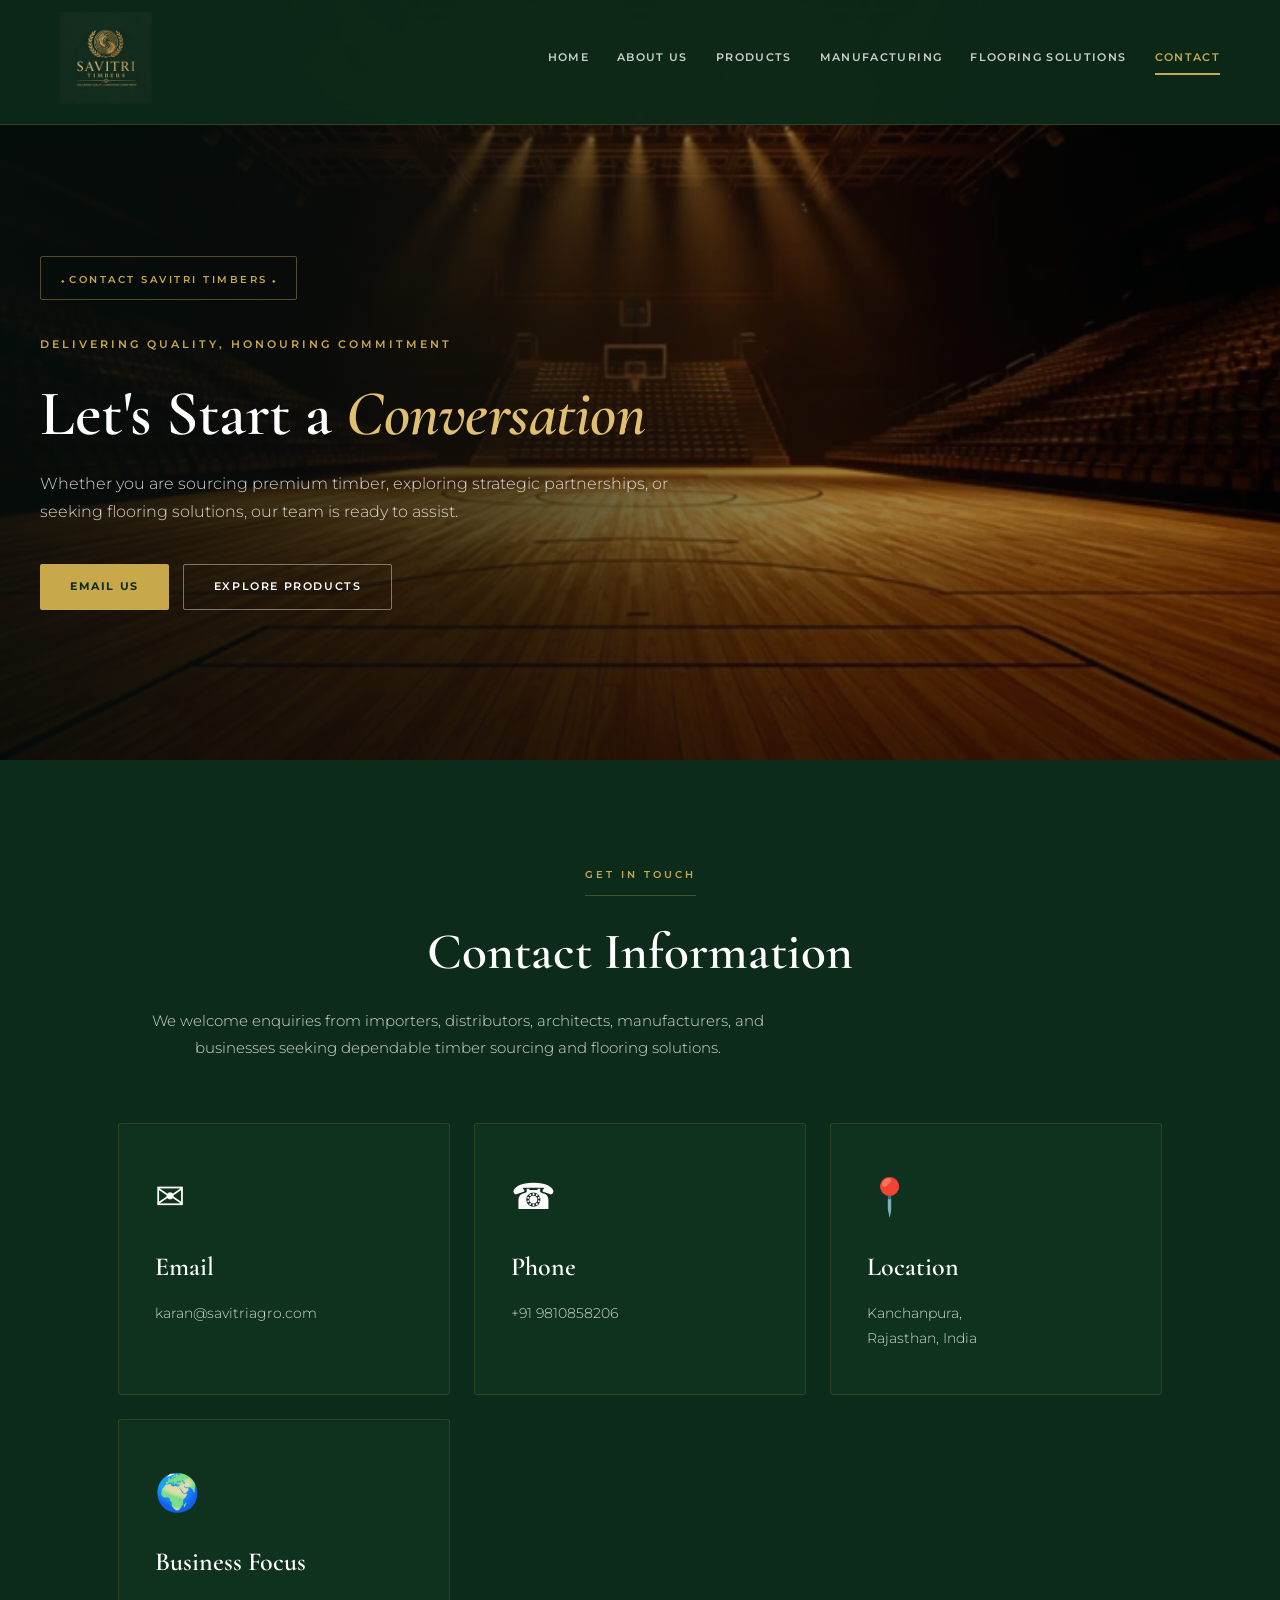
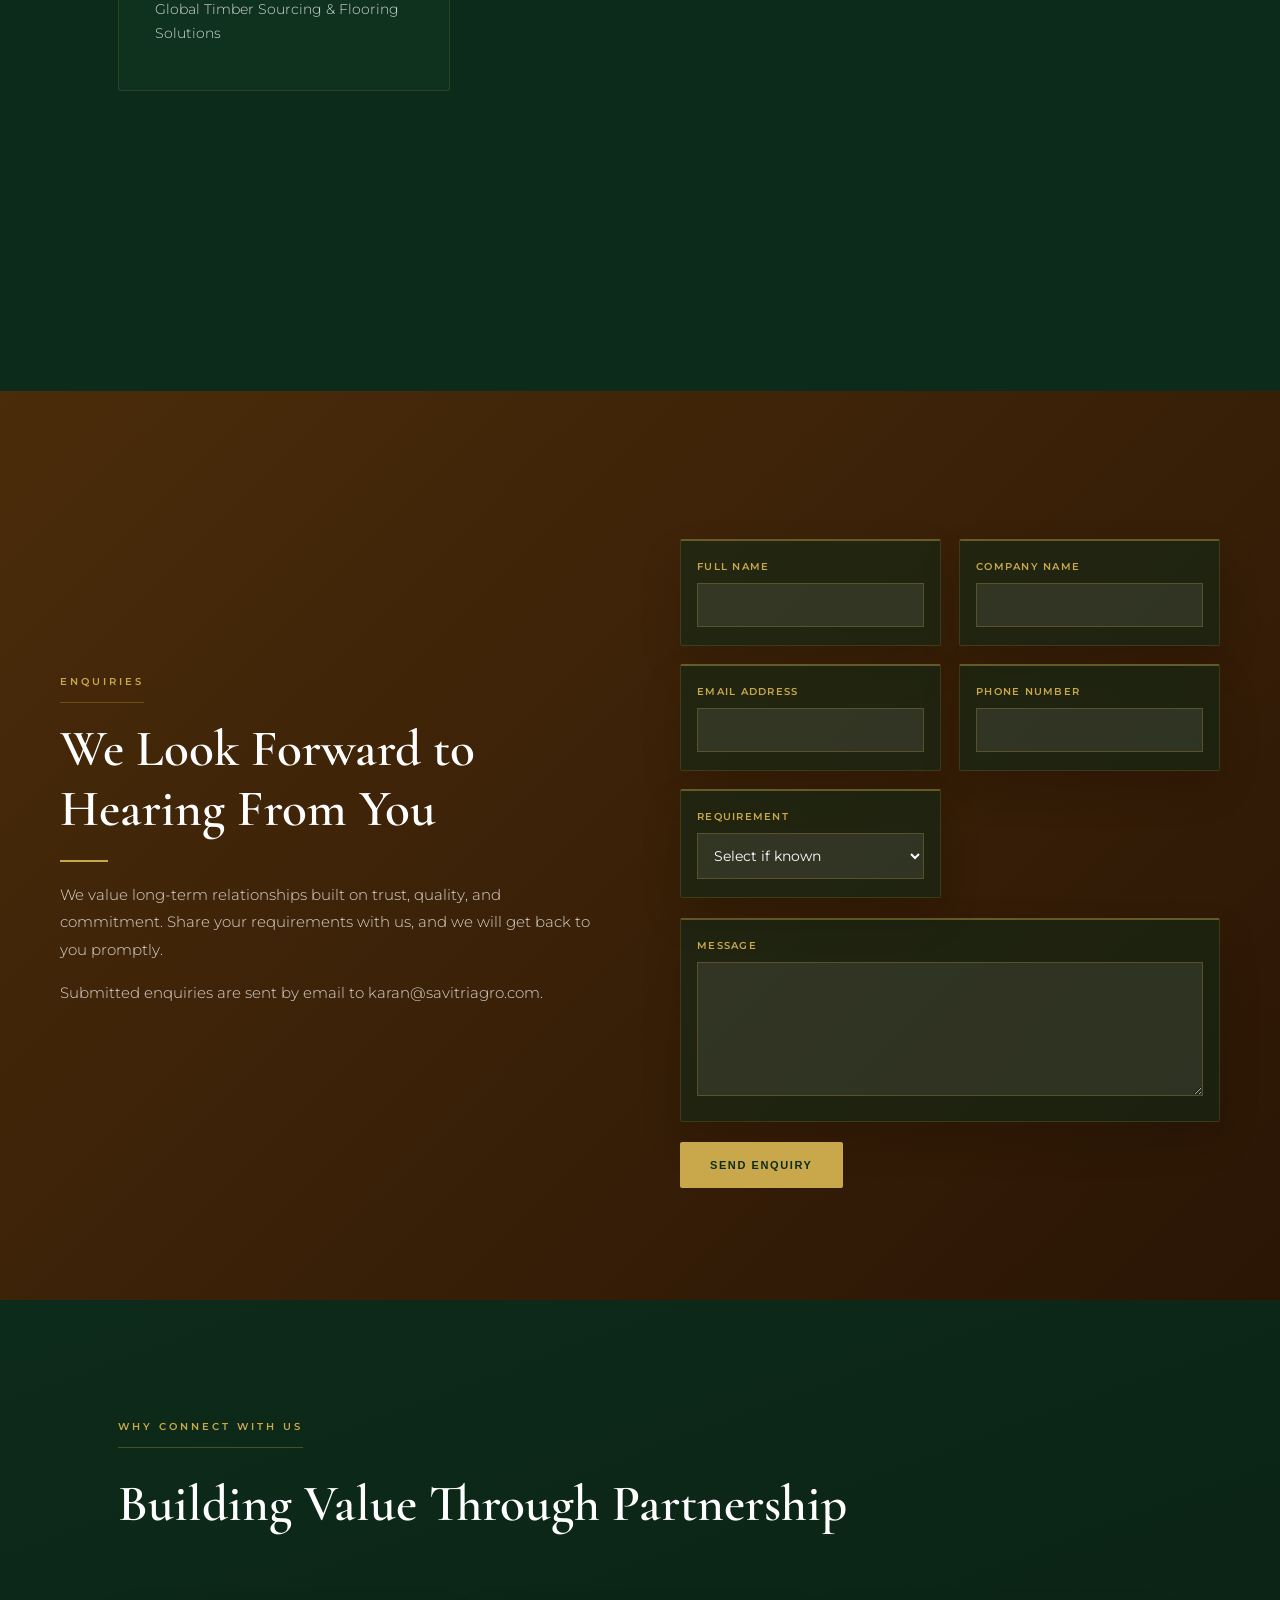
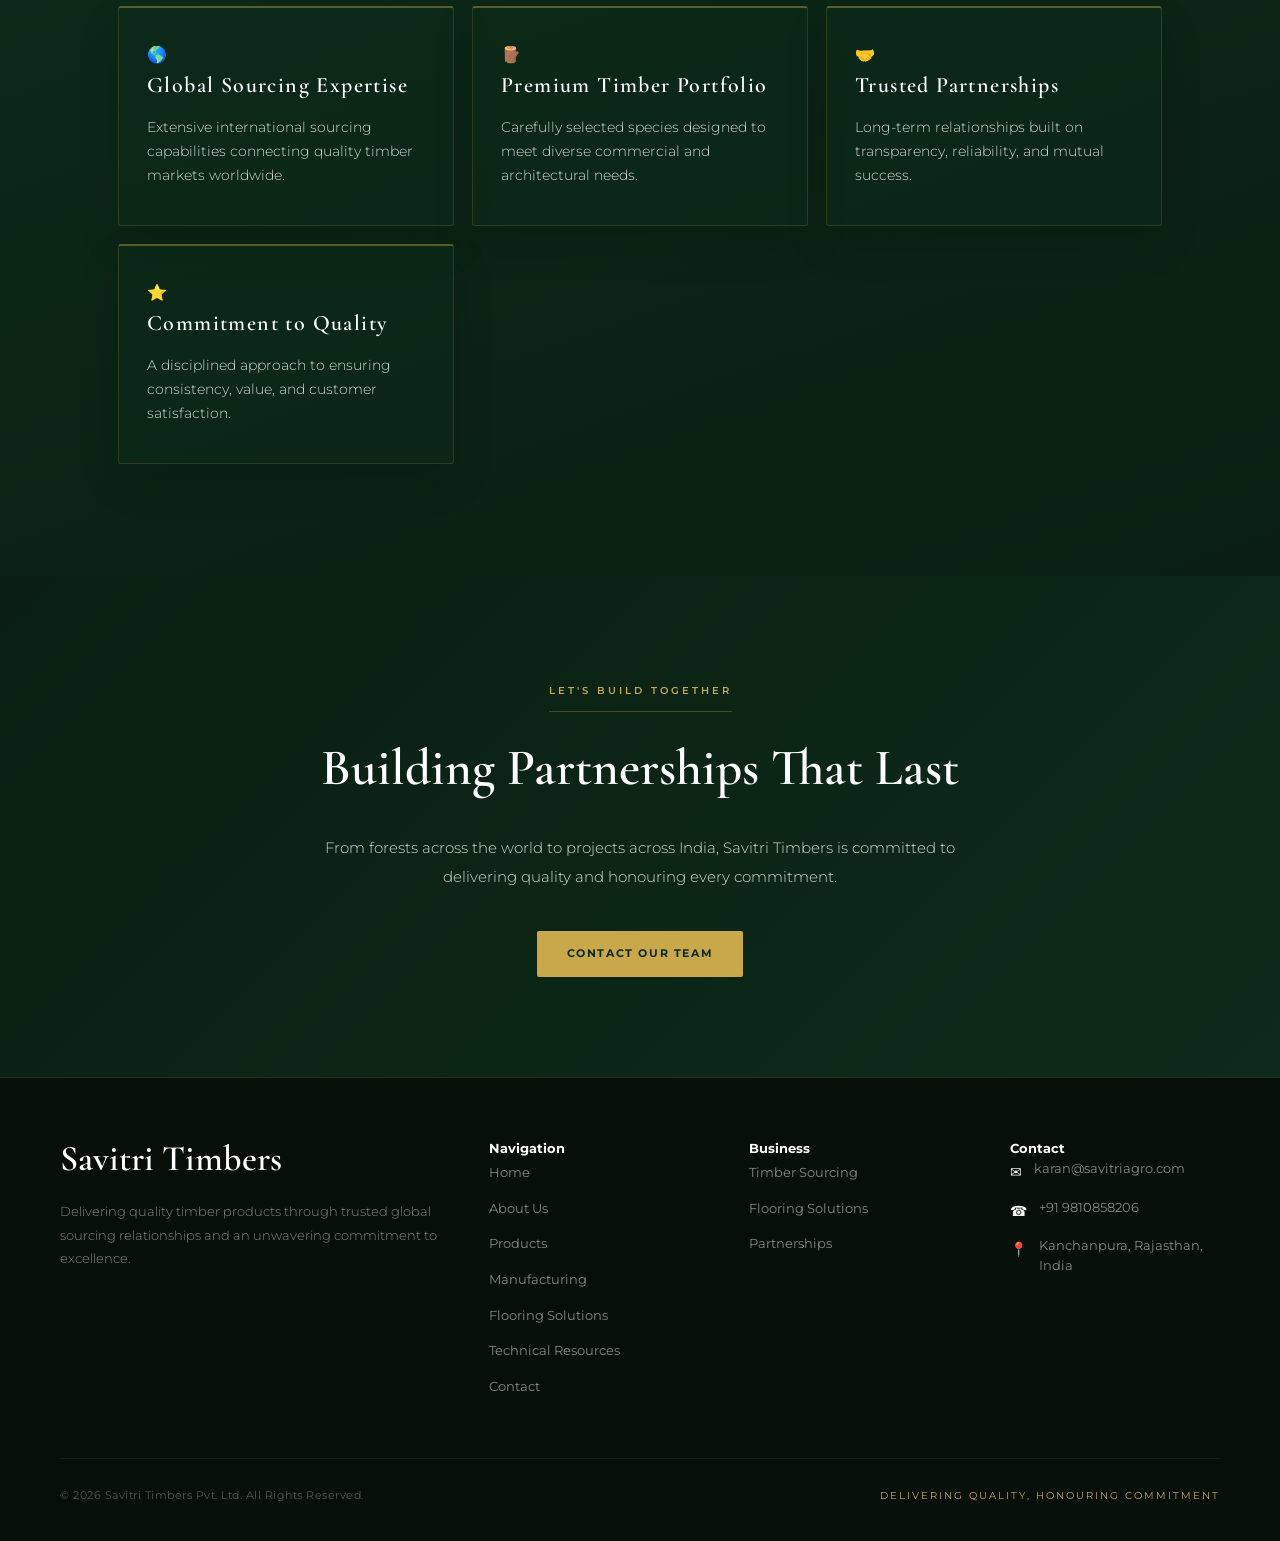
<file: contact.html>
<!DOCTYPE html>
<html lang="en">
<head>
    <meta charset="UTF-8">
    <meta name="viewport" content="width=device-width, initial-scale=1.0">
    <title>Contact Us | Savitri Timbers</title>
    <meta name="description" content="Contact Savitri Timbers in Rajasthan to discuss premium timber sourcing, hardwood flooring and project requirements.">
    <meta property="og:title" content="Contact Savitri Timbers">
    <meta property="og:description" content="Discuss premium timber sourcing, hardwood flooring and project requirements with Savitri Timbers.">
    <meta property="og:type" content="website">
    <link rel="icon" href="images/favicon.png" type="image/png" sizes="64x64">
    <link rel="preconnect" href="https://fonts.googleapis.com">
    <link rel="preconnect" href="https://fonts.gstatic.com" crossorigin>
    <link rel="stylesheet" href="https://fonts.googleapis.com/css2?family=Cormorant+Garamond:ital,wght@0,300;0,400;0,500;0,600;0,700;1,400;1,600&amp;family=Montserrat:wght@300;400;500;600;700;800&amp;display=swap">
    <link rel="stylesheet" href="css/style.css">
</head>

<body>

    <!-- HEADER -->
    <header>
        <div class="container">
            <div class="logo">
                <a href="index.html">
                    <img src="images/logo-mark.png" width="200" height="200" alt="Savitri Timbers Logo">
                </a>
            </div>

            <nav aria-label="Primary navigation">
                <a href="index.html">Home</a>
                <a href="about.html">About Us</a>
                <a href="products.html">Products</a>
                <a href="manufacturing.html">Manufacturing</a>
                <a href="flooring/sports-flooring/">Flooring Solutions</a>
                <a href="contact.html" class="active" aria-current="page">Contact</a>
            </nav>
        </div>
    </header>

    <main>

    <!-- CONTACT HERO -->
    <section class="hero">

        <div class="hero-bg"></div>

        <div class="hero-grid">
            <div></div><div></div><div></div>
            <div></div><div></div><div></div>
        </div>

        <div class="hero-overlay"></div>

        <div class="wood-texture"></div>

        <div class="hero-content">

            <div class="hero-badge">
                <span>Contact Savitri Timbers</span>
            </div>

            <p class="tagline">
                Delivering Quality, Honouring Commitment
            </p>

            <h1>
                Let's Start a <em>Conversation</em>
            </h1>

            <p>
                Whether you are sourcing premium timber, exploring strategic partnerships,
                or seeking flooring solutions, our team is ready to assist.
            </p>

            <div class="hero-buttons">
                <a href="mailto:karan@savitriagro.com" class="btn">
                    Email Us
                </a>

                <a href="products.html" class="btn-outline">
                    Explore Products
                </a>
            </div>

        </div>

    </section>

    <!-- CONTACT INFORMATION -->
    <section class="services">

        <div class="container">

            <span class="section-tag">Get In Touch</span>

            <h2>
                Contact Information
            </h2>

            <p class="section-sub">
                We welcome enquiries from importers, distributors, architects,
                manufacturers, and businesses seeking dependable timber sourcing
                and flooring solutions.
            </p>

            <div class="service-grid">

                <div class="service-card">
                    <span class="service-icon">✉</span>

                    <h3>Email</h3>

                    <p>
                        karan@savitriagro.com
                    </p>
                </div>

                <div class="service-card">
                    <span class="service-icon">☎</span>

                    <h3>Phone</h3>

                    <p>
                        +91 9810858206
                    </p>
                </div>

                <div class="service-card">
                    <span class="service-icon">📍</span>

                    <h3>Location</h3>

                    <p>
                        Kanchanpura,<br>
                        Rajasthan, India
                    </p>
                </div>

                <div class="service-card">
                    <span class="service-icon">🌍</span>

                    <h3>Business Focus</h3>

                    <p>
                        Global Timber Sourcing & Flooring Solutions
                    </p>
                </div>

            </div>

        </div>

    </section>

    <section class="services services--contact"></section>
    
    <!-- ENQUIRY SECTION -->
    <section class="manufacturing">

        <div>

            <span class="section-tag">Enquiries</span>

            <h2>
                We Look Forward to Hearing From You
            </h2>

            <span class="gold-line"></span>

            <p>
                We value long-term relationships built on trust, quality,
                and commitment. Share your requirements with us,
                and we will get back to you promptly.
            </p>
            <p>
                Submitted enquiries are sent by email to karan@savitriagro.com.
            </p>

        </div>

        <div>

            <form data-enquiry-form action="mailto:karan@savitriagro.com" method="post" enctype="text/plain">
                <input type="hidden" name="source" value="contact">

                <p class="enquiry-status" data-enquiry-status role="status" aria-live="polite" hidden></p>

                <div class="mfg-features enquiry-grid">

                    <div class="mfg-feat">
                        <label for="fullname">Full Name</label>
                        <input id="fullname" class="enquiry-input" type="text" name="fullname" autocomplete="name" required>
                    </div>

                    <div class="mfg-feat">
                        <label for="company">Company Name</label>
                        <input id="company" class="enquiry-input" type="text" name="company" autocomplete="organization">
                    </div>

                    <div class="mfg-feat">
                        <label for="email">Email Address</label>
                        <input id="email" class="enquiry-input" type="email" name="email" autocomplete="email" required>
                    </div>

                    <div class="mfg-feat">
                        <label for="phone">Phone Number</label>
                        <input id="phone" class="enquiry-input" type="tel" name="phone" autocomplete="tel">
                    </div>

                    <div class="mfg-feat">
                        <label for="application">Requirement</label>
                        <select id="application" class="enquiry-input" name="application">
                            <option value="">Select if known</option>
                            <option value="Indoor sports flooring">Indoor sports flooring</option>
                            <option value="Maple flooring">Maple flooring</option>
                            <option value="Teak flooring">Teak flooring</option>
                            <option value="Timber supply">Timber supply</option>
                            <option value="Other">Other</option>
                        </select>
                    </div>

                </div>

                <div class="mfg-feat enquiry-message">
                    <label for="message">Message</label>
                    <textarea id="message" class="enquiry-input" name="message" rows="6" required></textarea>
                </div>

                <div class="enquiry-actions">
                    <button type="submit" class="btn">
                        Send Enquiry
                    </button>
                </div>

            </form>

        </div>

    </section>

    <!-- WHY CONNECT -->
    <section class="species">

        <div class="container">

            <span class="section-tag">Why Connect With Us</span>

            <h2>
                Building Value Through Partnership
            </h2>

            <div class="why-grid">

                <div class="why-card">
                    <div class="why-icon">🌎</div>

                    <h3>Global Sourcing Expertise</h3>

                    <p>
                        Extensive international sourcing capabilities
                        connecting quality timber markets worldwide.
                    </p>
                </div>

                <div class="why-card">
                    <div class="why-icon">🪵</div>

                    <h3>Premium Timber Portfolio</h3>

                    <p>
                        Carefully selected species designed to meet
                        diverse commercial and architectural needs.
                    </p>
                </div>

                <div class="why-card">
                    <div class="why-icon">🤝</div>

                    <h3>Trusted Partnerships</h3>

                    <p>
                        Long-term relationships built on transparency,
                        reliability, and mutual success.
                    </p>
                </div>

                <div class="why-card">
                    <div class="why-icon">⭐</div>

                    <h3>Commitment to Quality</h3>

                    <p>
                        A disciplined approach to ensuring consistency,
                        value, and customer satisfaction.
                    </p>
                </div>

            </div>

        </div>

    </section>

    <!-- FINAL CTA -->
    <section class="intro">

        <div class="container">

            <span class="section-tag">Let's Build Together</span>

            <h2>
                Building Partnerships That Last
            </h2>

            <p>
                From forests across the world to projects across India,
                Savitri Timbers is committed to delivering quality and
                honouring every commitment.
            </p>

            <div style="margin-top:40px;">
                <a href="mailto:karan@savitriagro.com" class="btn">
                    Contact Our Team
                </a>
            </div>

        </div>

    </section>

    </main>

    <!-- FOOTER -->
    <footer>

        <div class="footer-top">

            <div class="footer-brand">

                <h3 class="section-title" style="font-size:36px;">
                    Savitri Timbers
                </h3>

                <p>
                    Delivering quality timber products through trusted
                    global sourcing relationships and an unwavering
                    commitment to excellence.
                </p>

            </div>

            <div class="footer-col">

                <h5>Navigation</h5>

                <ul>
                    <li><a href="index.html">Home</a></li>
                    <li><a href="about.html">About Us</a></li>
                    <li><a href="products.html">Products</a></li>
                    <li><a href="manufacturing.html">Manufacturing</a></li>
                    <li><a href="flooring/sports-flooring/">Flooring Solutions</a></li>
                    <li><a href="technical-resources.html">Technical Resources</a></li>
                    <li><a href="contact.html">Contact</a></li>
                </ul>

            </div>

            <div class="footer-col">

                <h5>Business</h5>

                <ul>
                    <li><a href="products.html">Timber Sourcing</a></li>
                    <li><a href="flooring/sports-flooring/">Flooring Solutions</a></li>
                    <li><a href="contact.html">Partnerships</a></li>
                </ul>

            </div>

            <div class="footer-col">

                <h5>Contact</h5>

                <div class="footer-contact-item">
                    <div class="contact-icon">✉</div>

                    <div class="contact-text">
                        karan@savitriagro.com
                    </div>
                </div>

                <div class="footer-contact-item">
                    <div class="contact-icon">☎</div>

                    <div class="contact-text">
                        +91 9810858206
                    </div>
                </div>

                <div class="footer-contact-item">
                    <div class="contact-icon">📍</div>

                    <div class="contact-text">
                        Kanchanpura, Rajasthan, India
                    </div>
                </div>

            </div>

        </div>

        <div class="footer-bottom">

            <p>
                © 2026 Savitri Timbers Pvt. Ltd. All Rights Reserved.
            </p>

            <div class="footer-tagline">
                Delivering Quality, Honouring Commitment
            </div>

        </div>

    </footer>

    <script src="js/enquiry.js"></script>

</body>
</html>
</file>
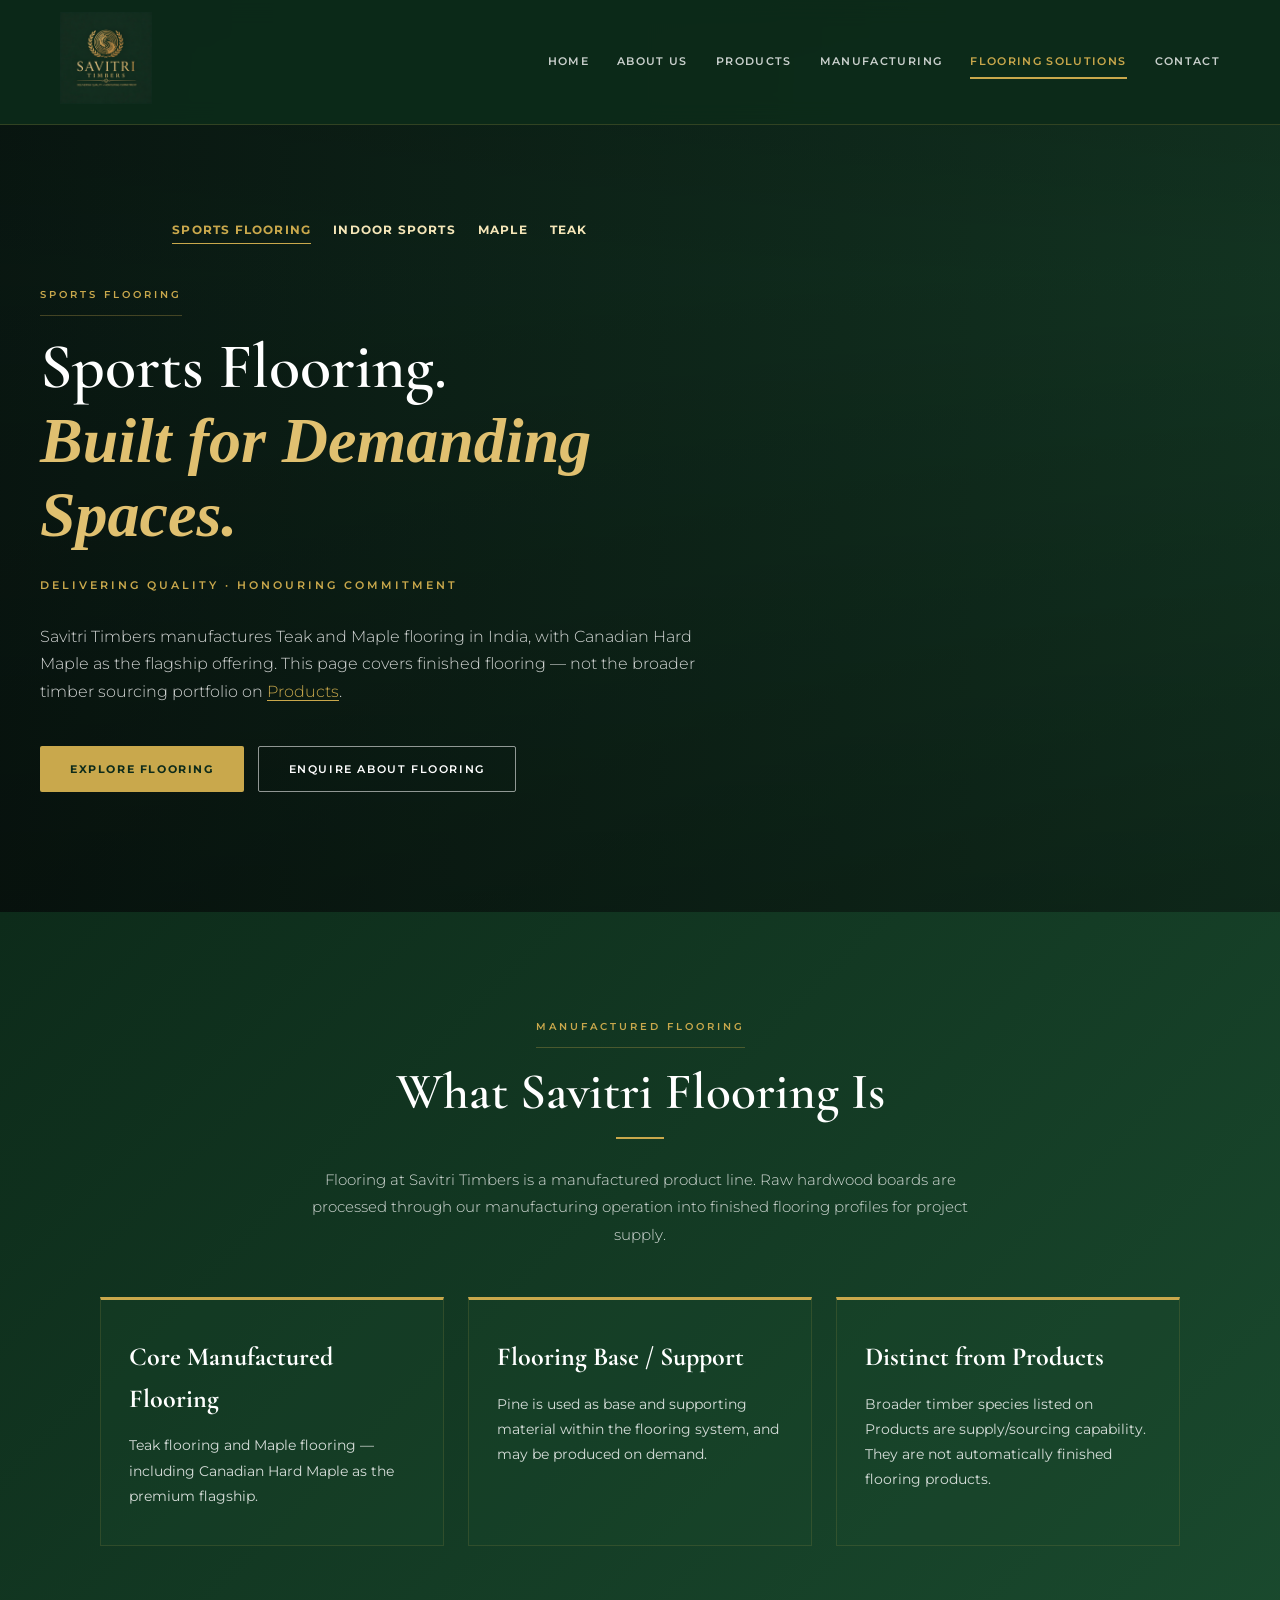
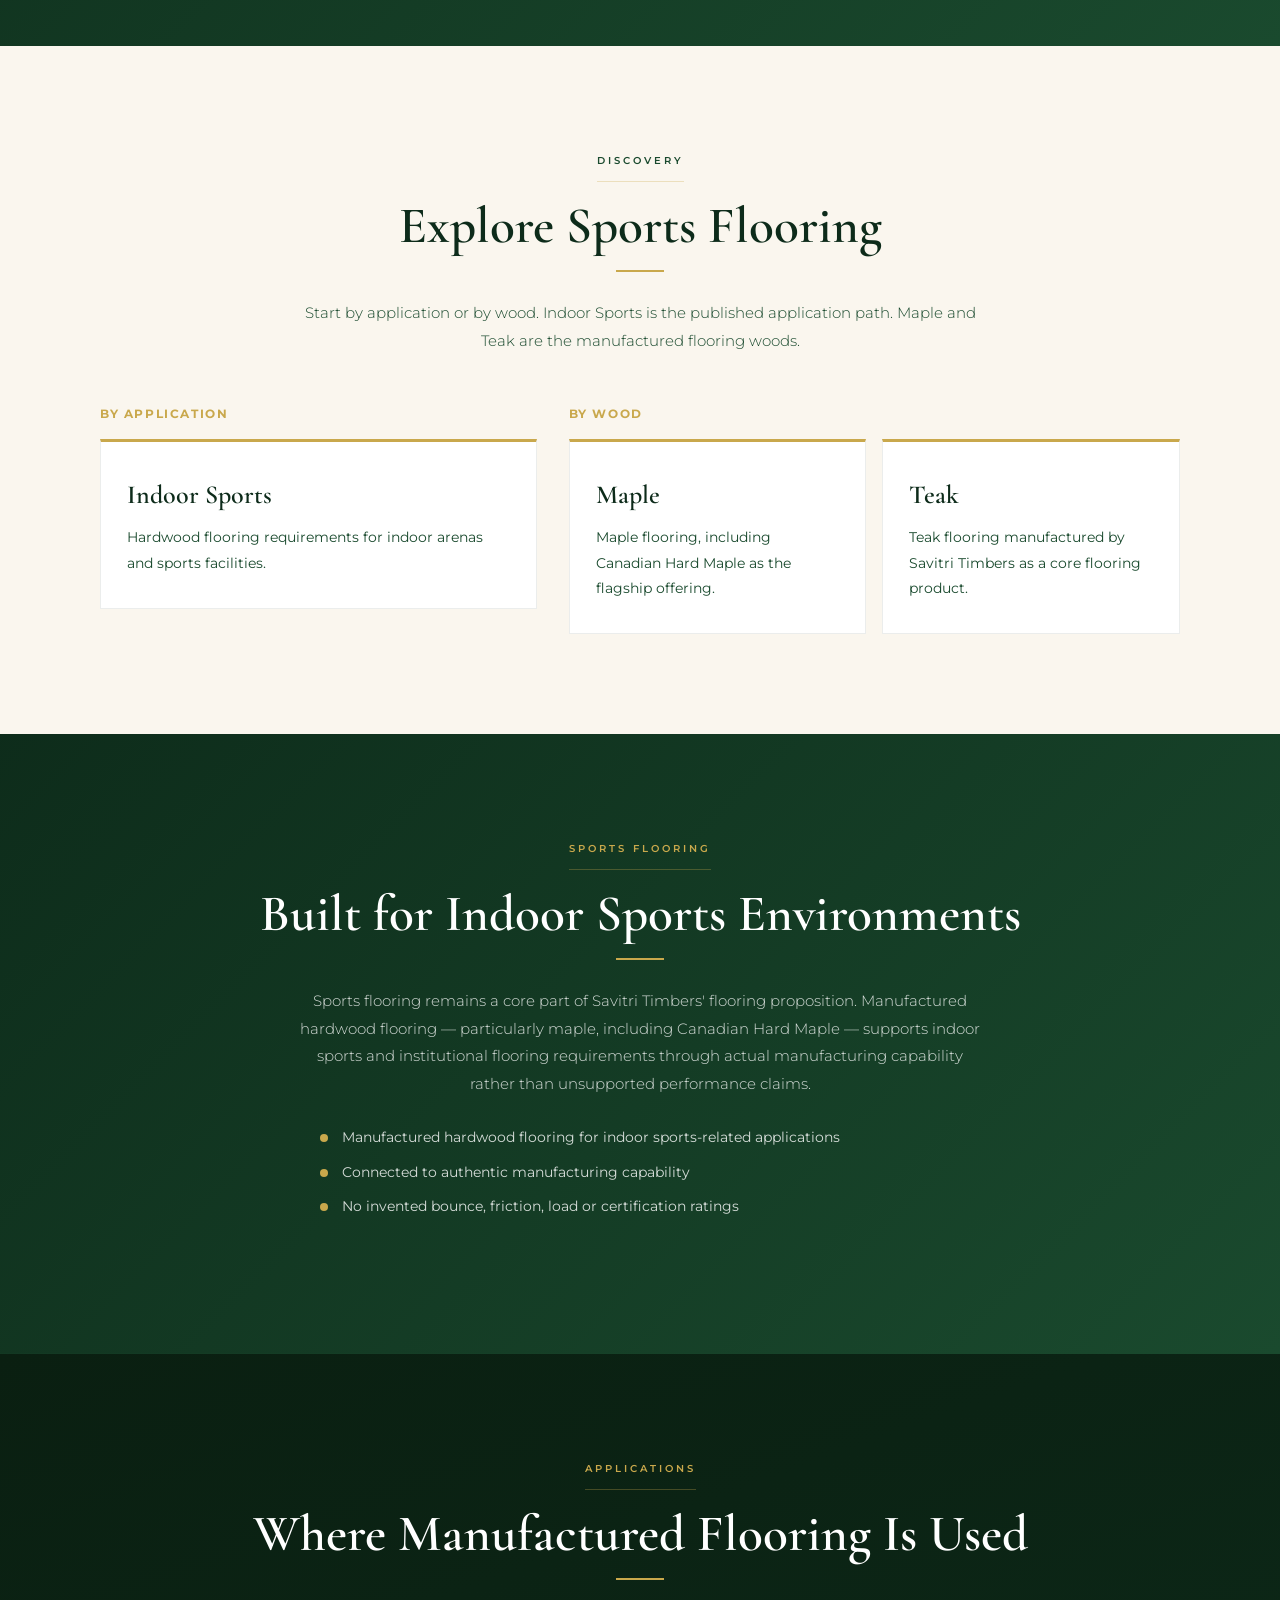
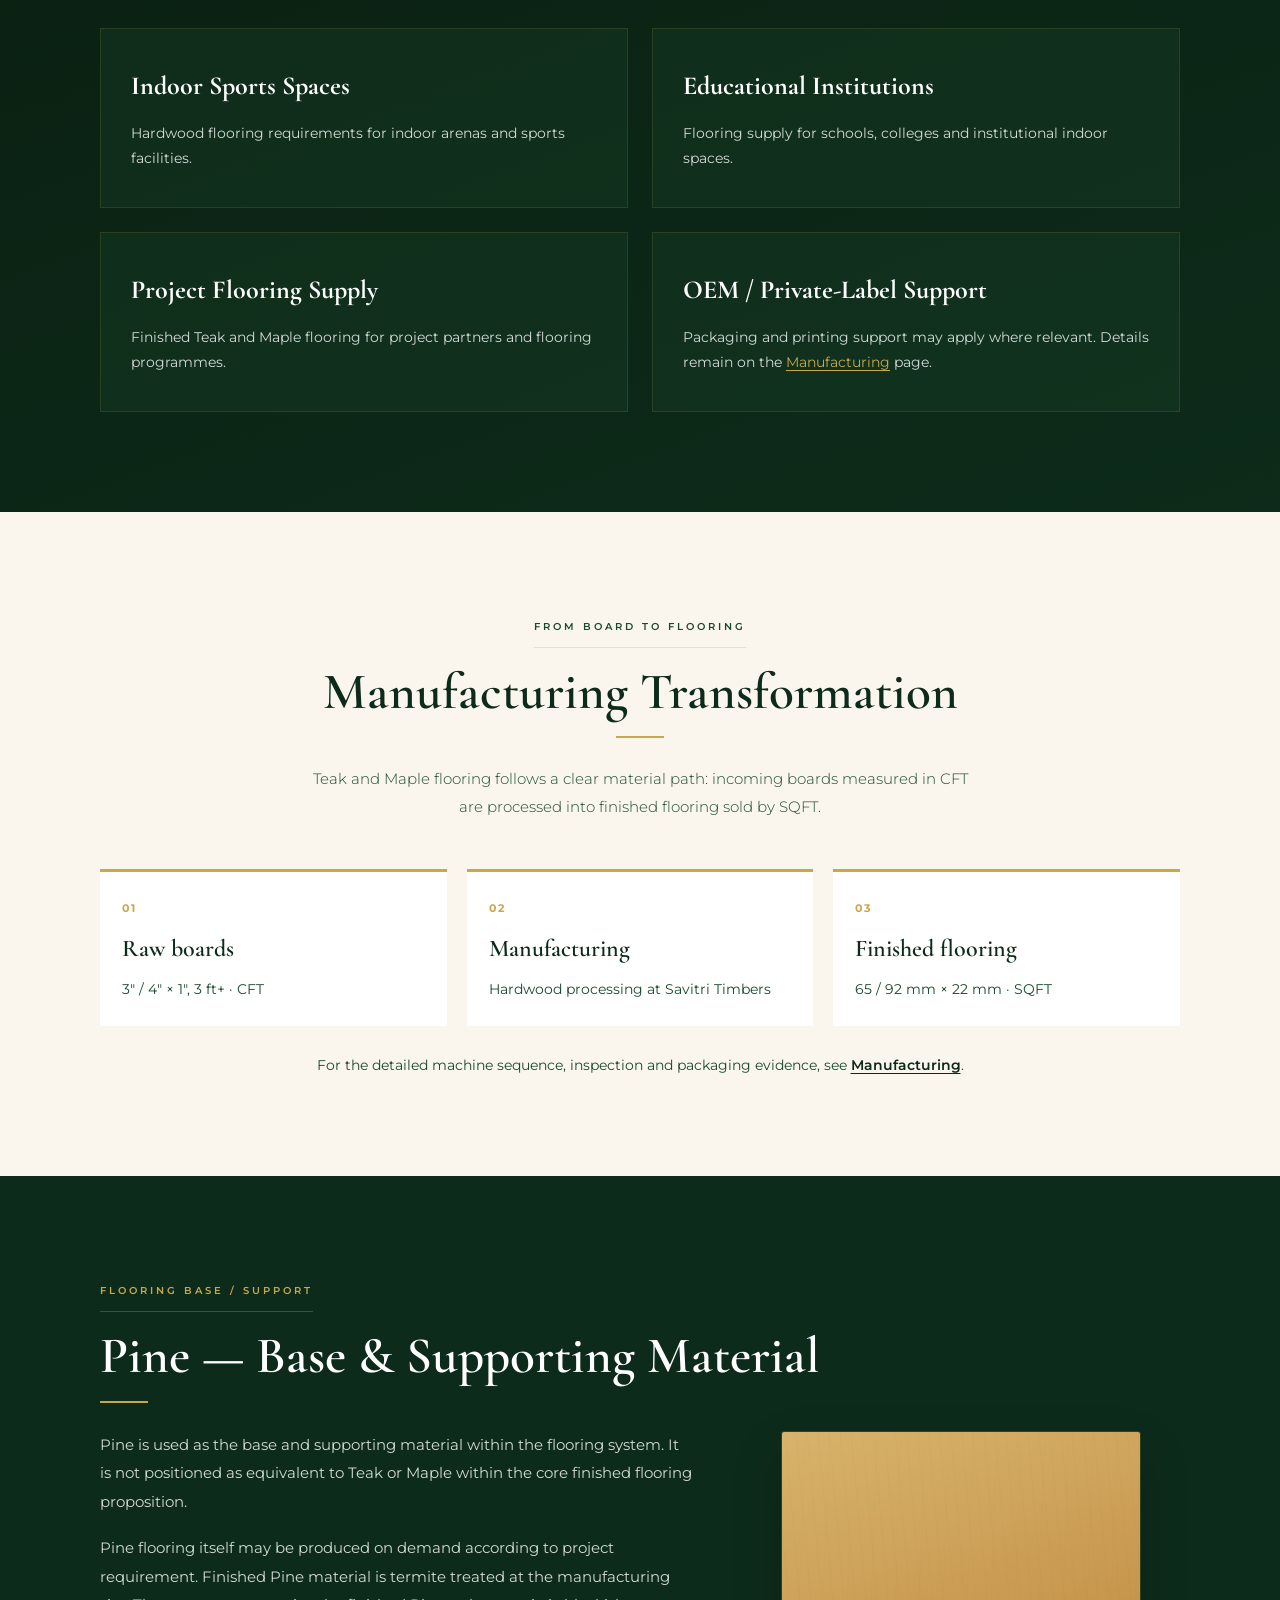
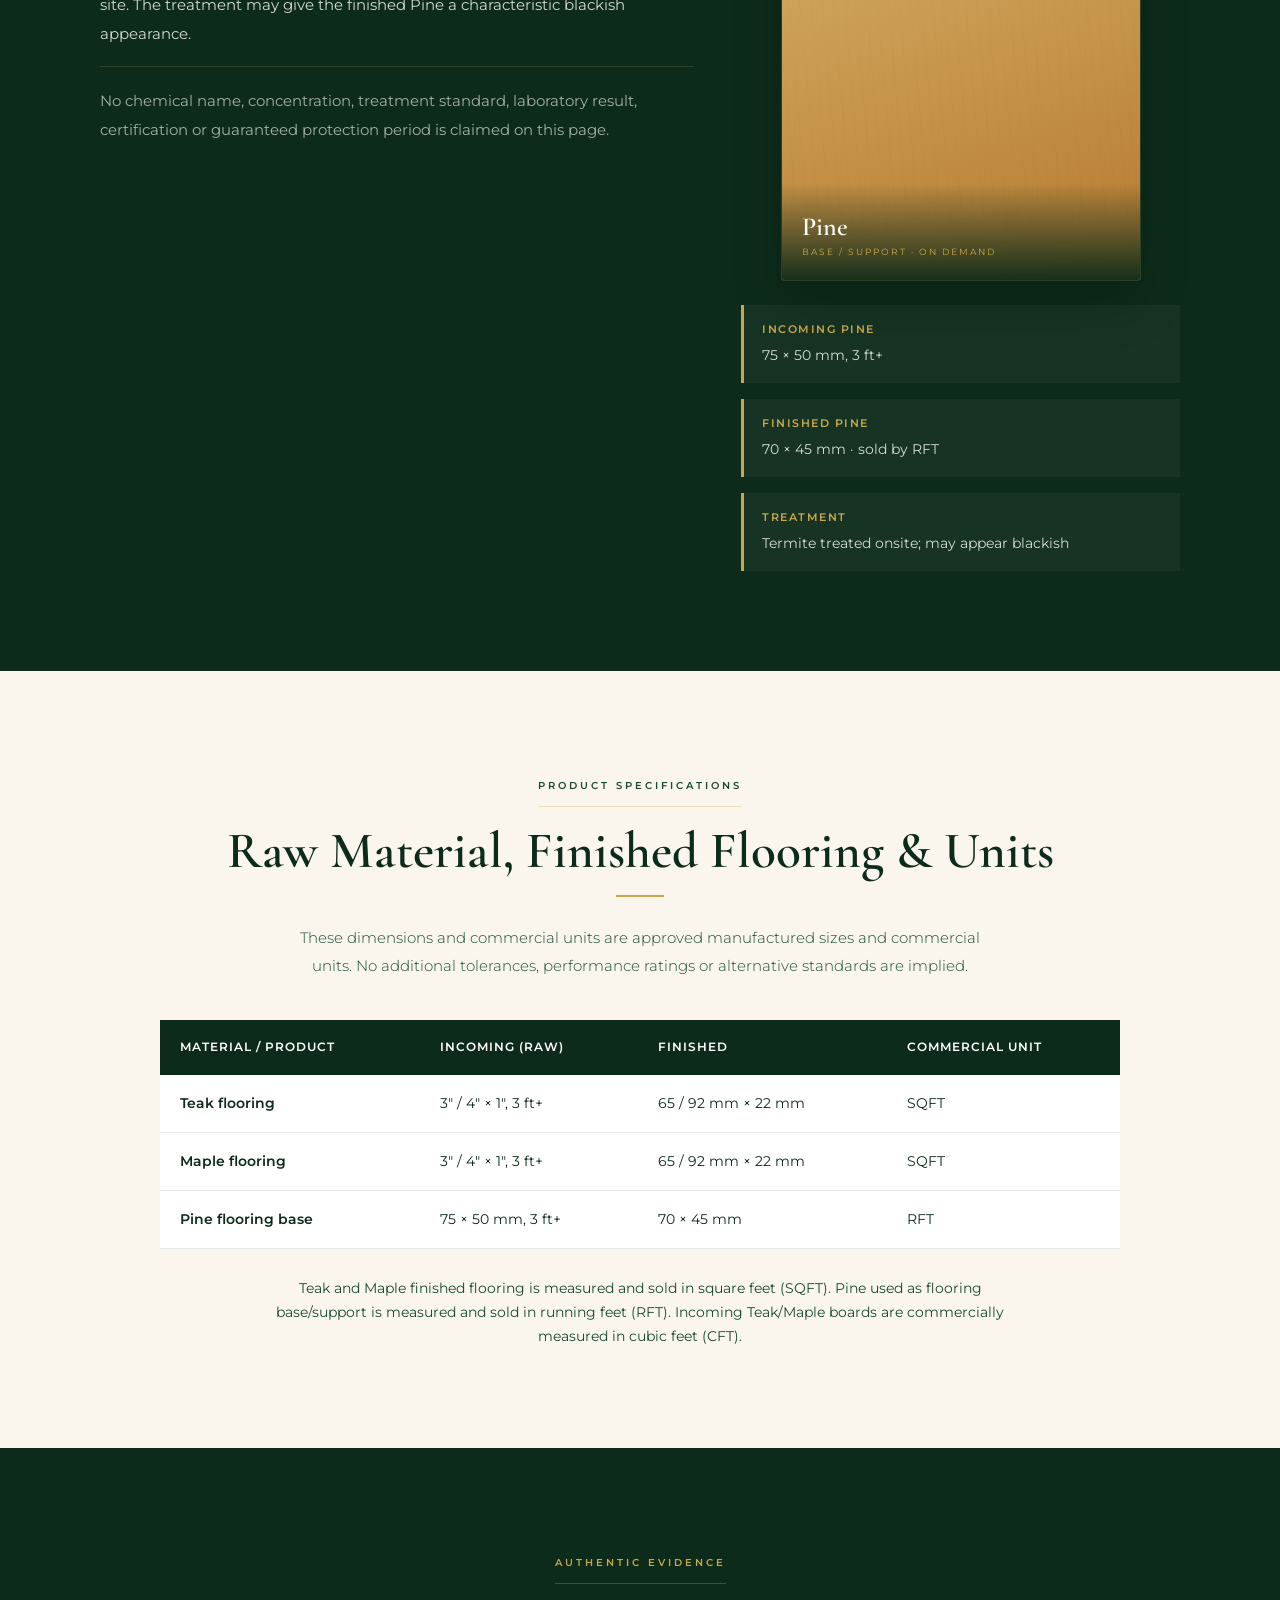
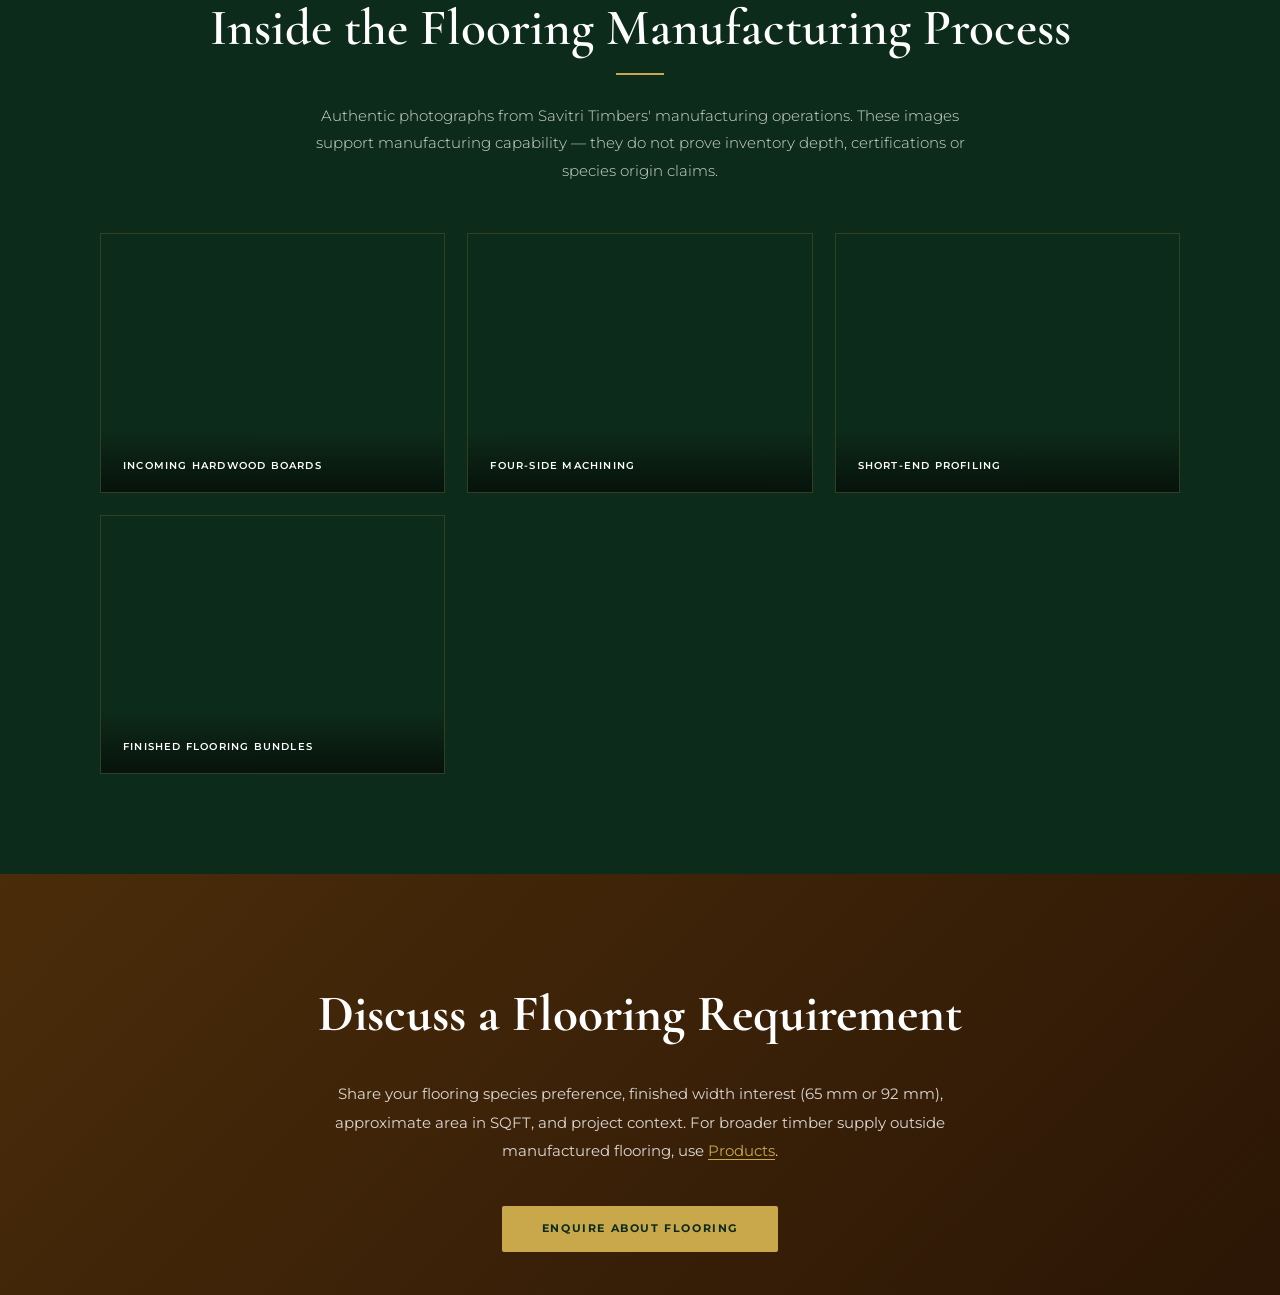
<file: flooring.html>
<!DOCTYPE html>
<html lang="en">
<head>
    <meta charset="UTF-8">
    <meta name="viewport" content="width=device-width, initial-scale=1.0">
    <title>Sports Flooring | Savitri Timbers</title>
    <meta name="description" content="This page has moved to the Savitri Timbers Sports Flooring hub.">
    <meta http-equiv="refresh" content="0; url=flooring/sports-flooring/">
    <link rel="canonical" href="https://savitriagro.com/flooring/sports-flooring">
    <link rel="icon" href="images/favicon.png" type="image/png" sizes="64x64">
</head>
<body>
    <p>
        This page has moved to
        <a href="flooring/sports-flooring/">Sports Flooring</a>.
    </p>
</body>
</html>
</file>
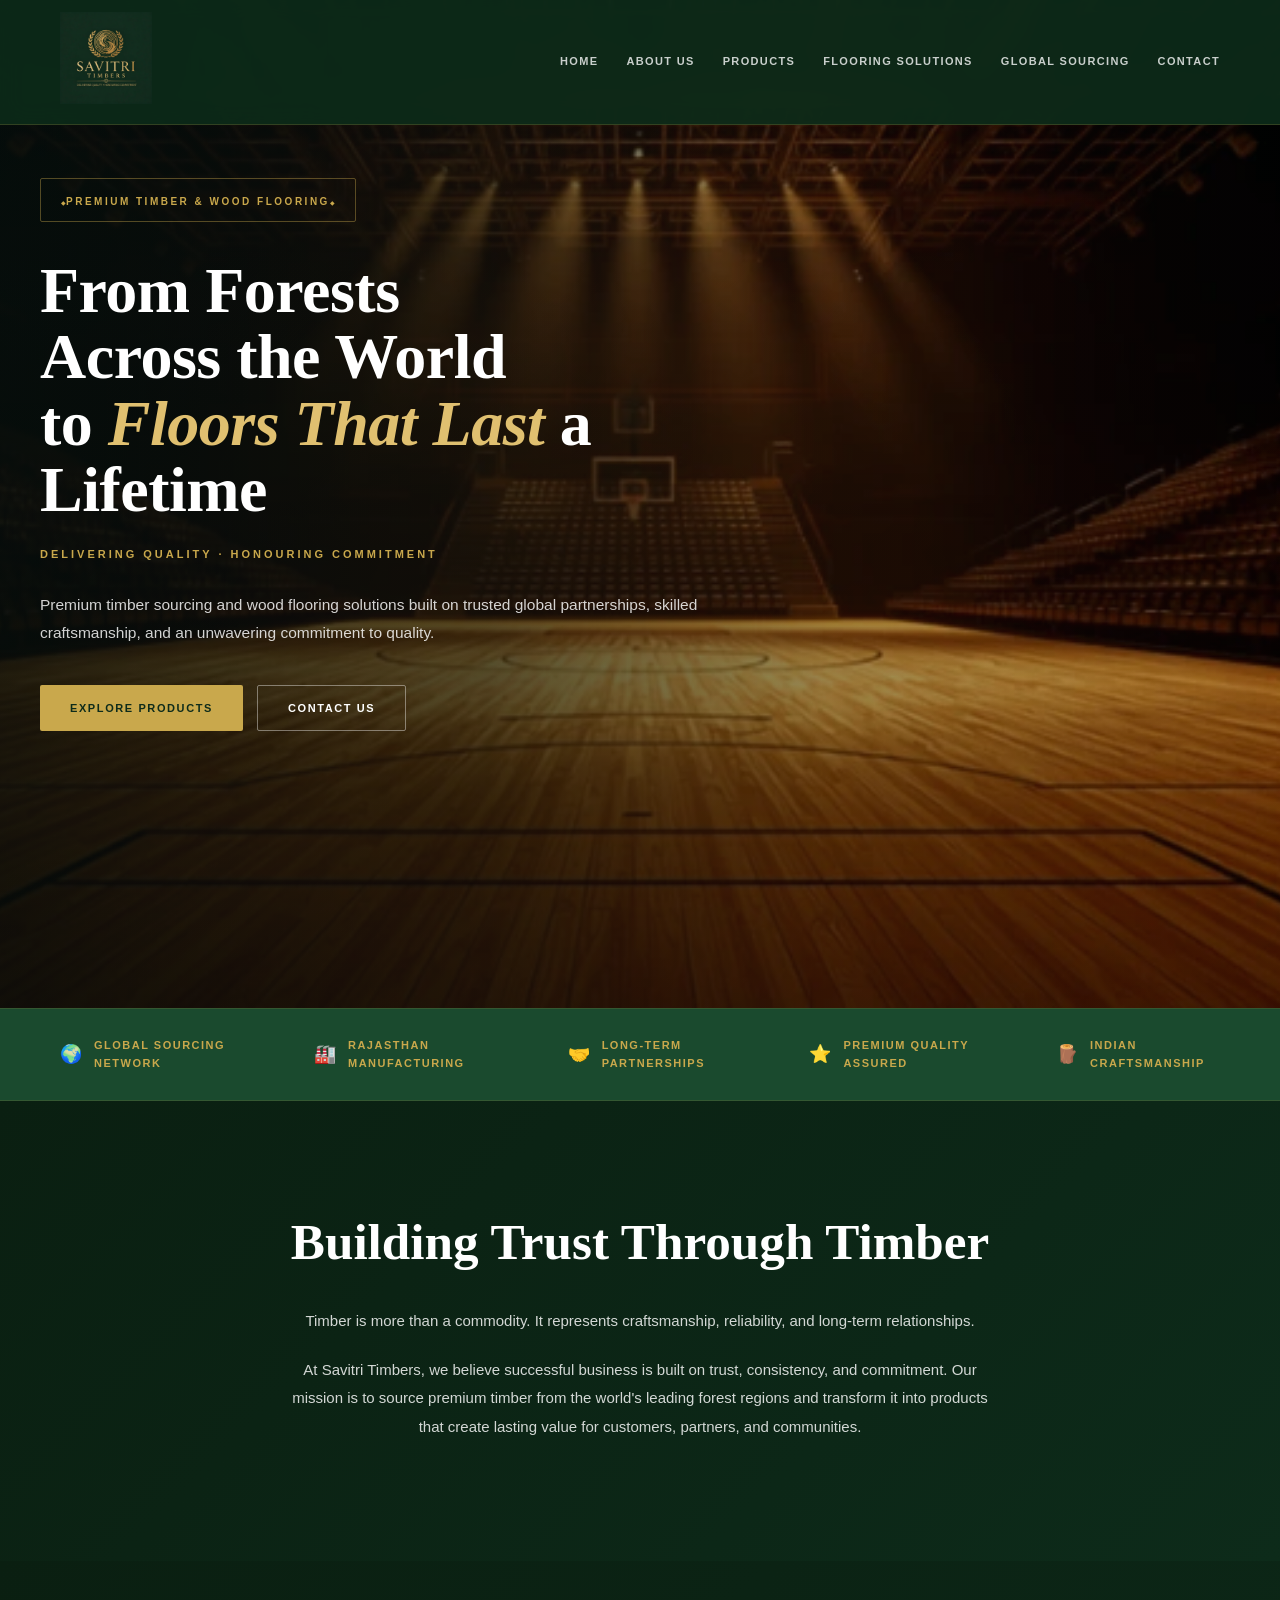
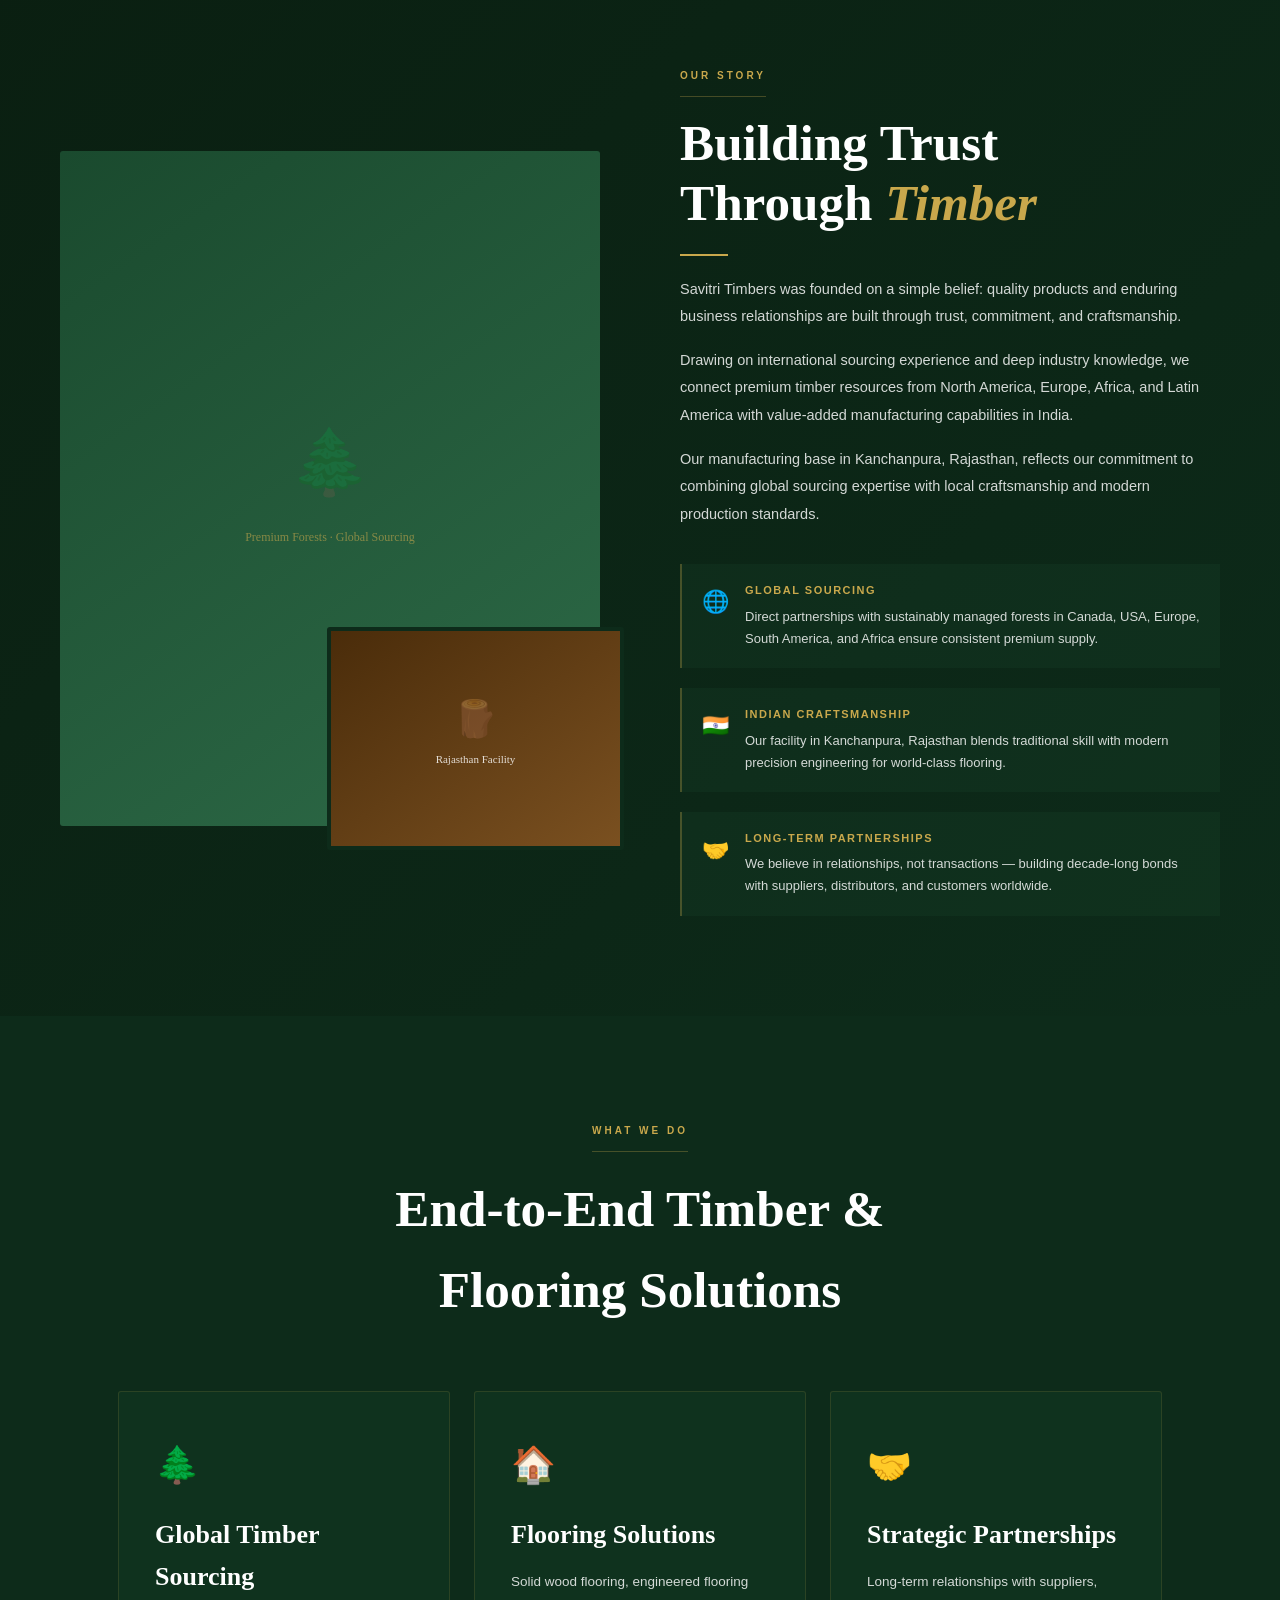
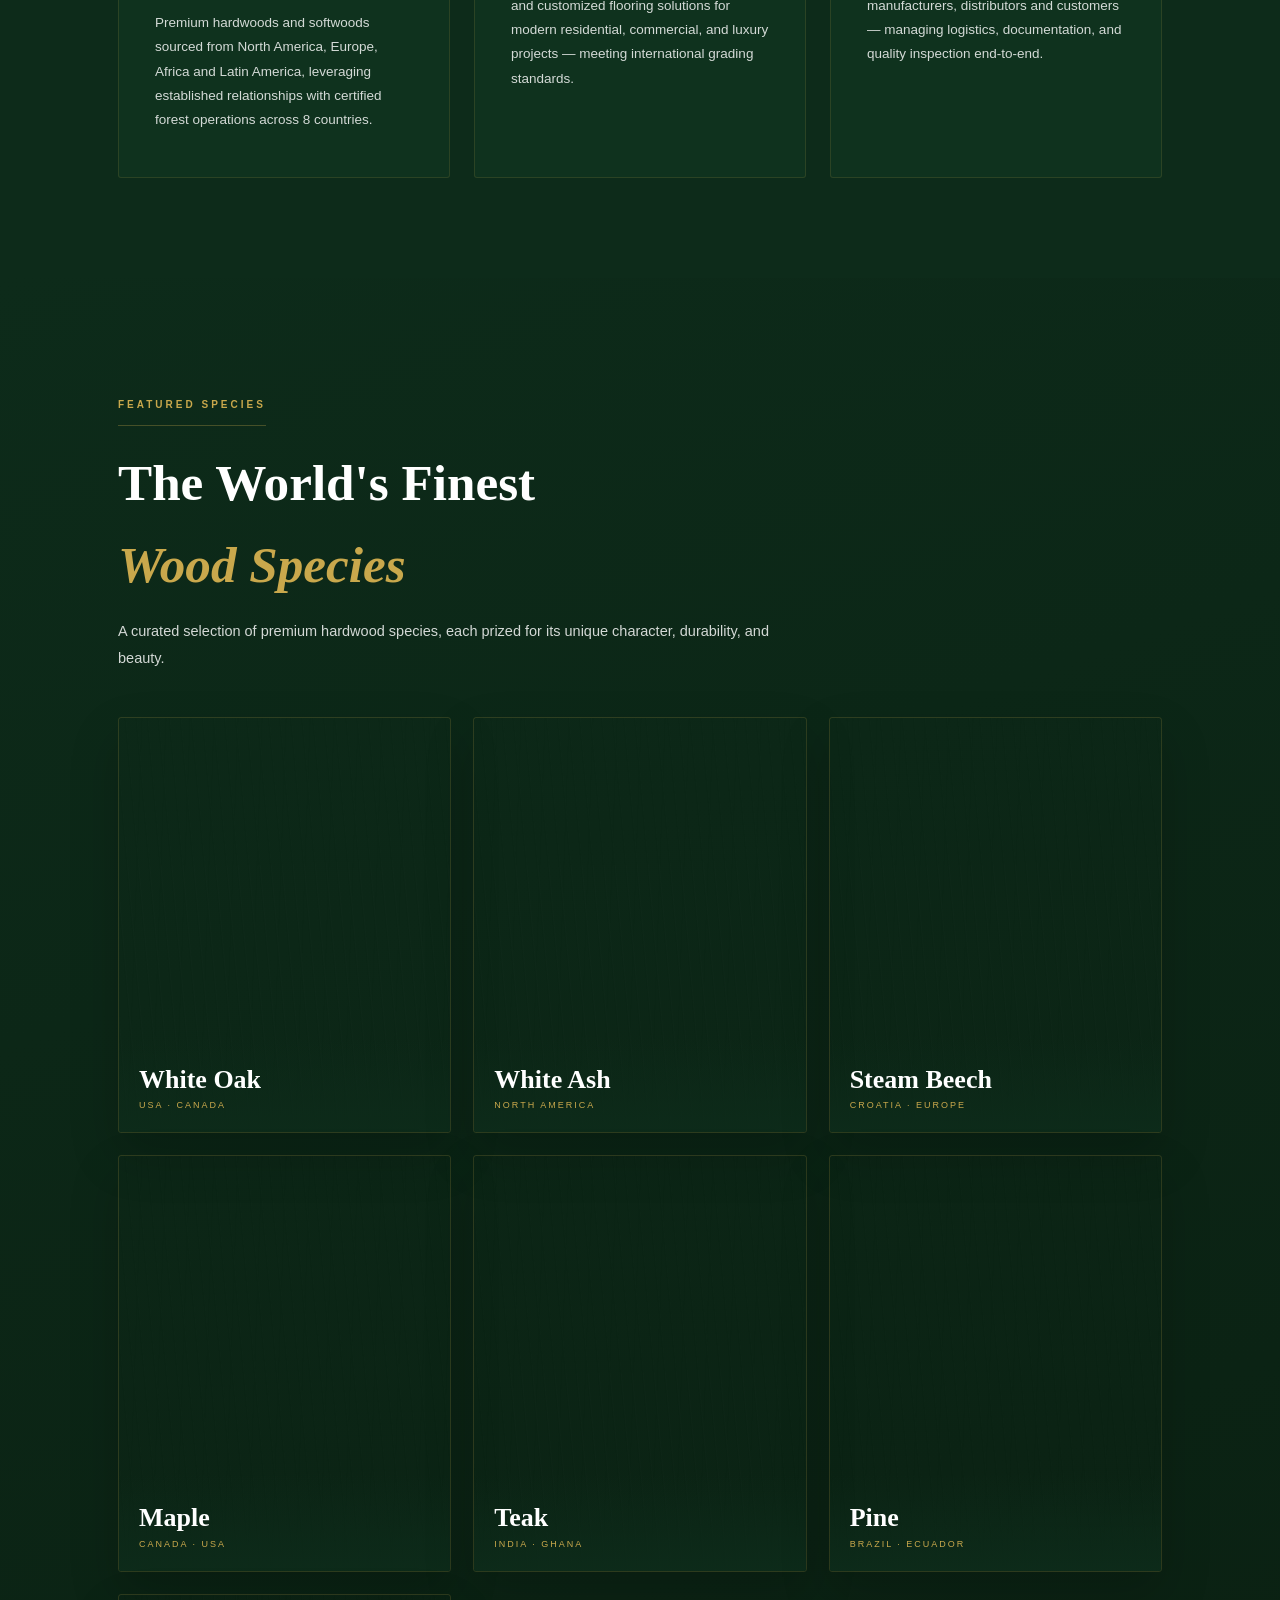
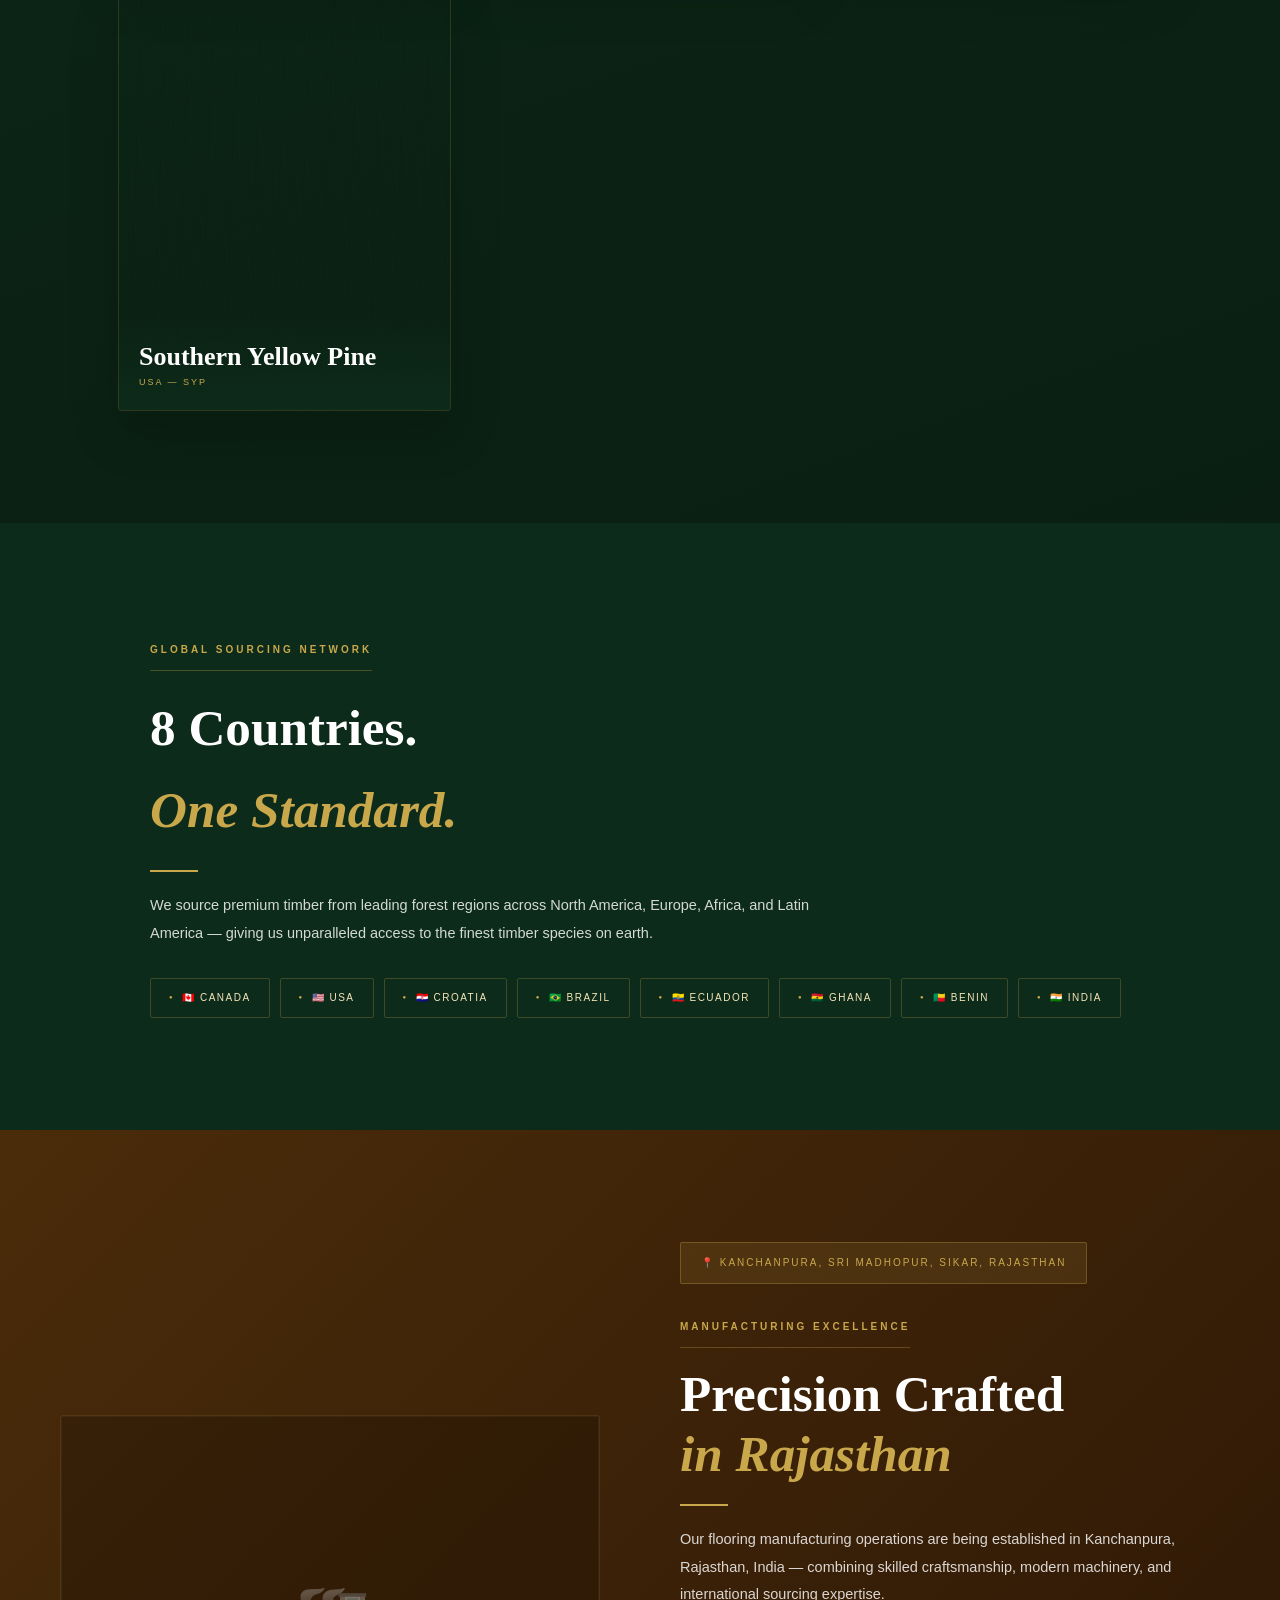
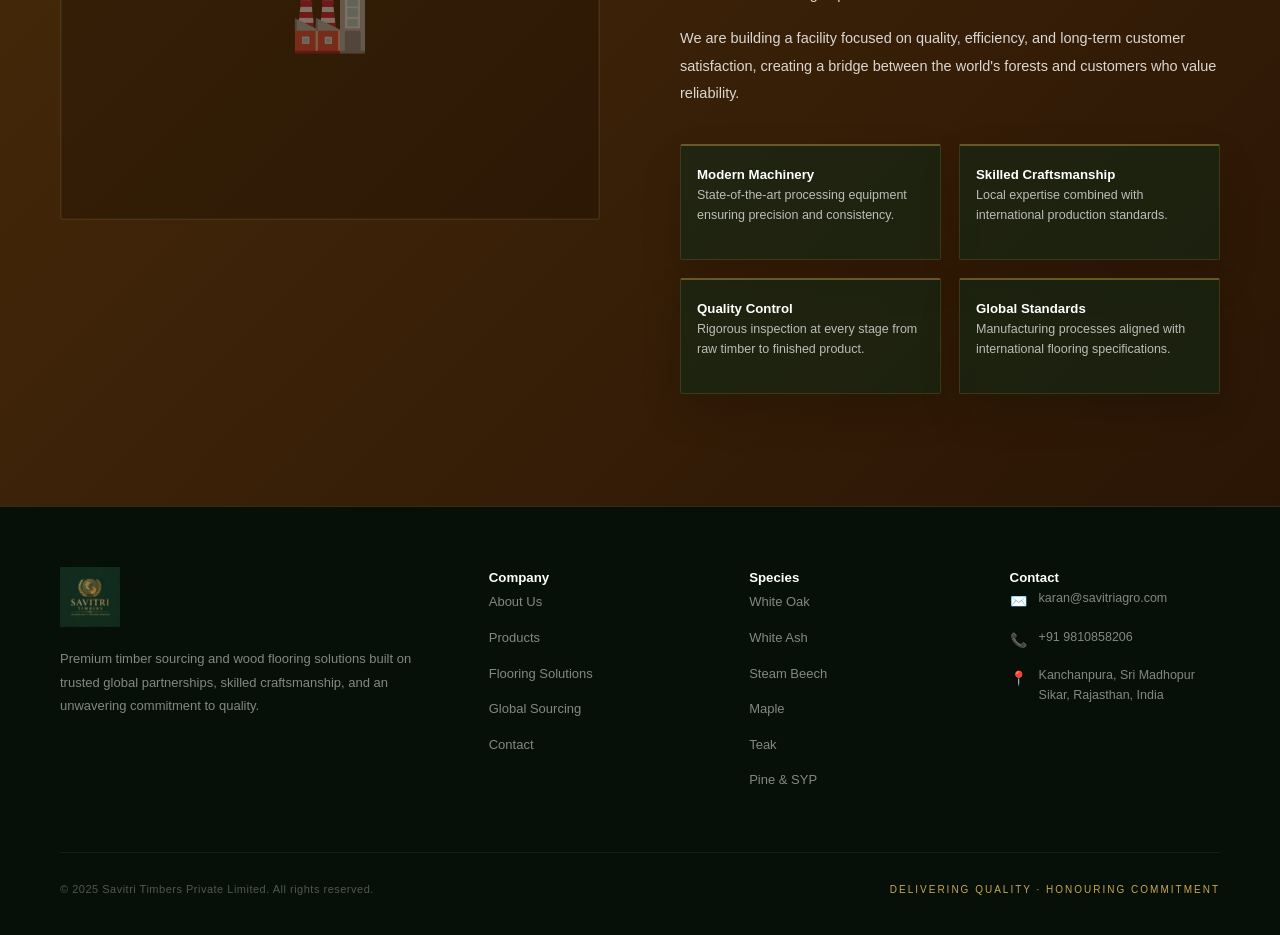
<file: index_promo.html>
<!DOCTYPE html>
<html lang="en">
<head>
  <meta charset="UTF-8">
  <meta name="viewport" content="width=device-width, initial-scale=1.0">
  <title>Savitri Timbers | Delivering Quality, Honouring Commitment</title>
  <link rel="stylesheet" href="css/style.css">
</head>
<body>

<!-- HEADER / NAV -->
<header>
  <div class="container">
    <div class="logo">
      <img src="images/logo.png" alt="Savitri Timbers Logo">
    </div>
    <nav>
      <a href="index.html">Home</a>
      <a href="about.html">About Us</a>
      <a href="products.html">Products</a>
      <a href="flooring.html">Flooring Solutions</a>
      <a href="sourcing.html">Global Sourcing</a>
      <a href="contact.html">Contact</a>
    </nav>
  </div>
</header>

<!-- HERO -->
<section class="hero">
  <div class="hero-bg"></div>
  <div class="hero-grid">
    <div></div><div></div><div></div><div></div><div></div><div></div>
  </div>
  <div class="wood-texture"></div>
  <div class="hero-overlay"></div>

  <div class="hero-content">
    <div class="hero-badge"><span>Premium Timber &amp; Wood Flooring</span></div>
    <h1>
      From Forests Across the World<br>
      to <em>Floors That Last</em> a Lifetime
    </h1>
    <p class="tagline">Delivering Quality · Honouring Commitment</p>
    <p>
      Premium timber sourcing and wood flooring solutions built on trusted global partnerships,
      skilled craftsmanship, and an unwavering commitment to quality.
    </p>
    <div class="hero-buttons">
      <a href="products.html" class="btn">Explore Products</a>
      <a href="contact.html" class="btn-outline">Contact Us</a>
    </div>
  </div>

  <div class="hero-stats">
    <div class="stat">
      <div class="stat-num">8+</div>
      <div class="stat-label">Source Countries</div>
    </div>
    <div class="stat-div"></div>
    <div class="stat">
      <div class="stat-num">7</div>
      <div class="stat-label">Wood Species</div>
    </div>
    <div class="stat-div"></div>
    <div class="stat">
      <div class="stat-num">25+</div>
      <div class="stat-label">Years of Trust</div>
    </div>
    <div class="stat-div"></div>
    <div class="stat">
      <div class="stat-num">B2B</div>
      <div class="stat-label">Global Partners</div>
    </div>
  </div>
</section>

<!-- TRUST BAND -->
<div class="trust-band">
  <div class="trust-item"><span class="trust-icon">🌍</span><span class="trust-text">Global Sourcing Network</span></div>
  <div class="trust-item"><span class="trust-icon">🏭</span><span class="trust-text">Rajasthan Manufacturing</span></div>
  <div class="trust-item"><span class="trust-icon">🤝</span><span class="trust-text">Long-Term Partnerships</span></div>
  <div class="trust-item"><span class="trust-icon">⭐</span><span class="trust-text">Premium Quality Assured</span></div>
  <div class="trust-item"><span class="trust-icon">🪵</span><span class="trust-text">Indian Craftsmanship</span></div>
</div>

<!-- INTRO -->
<section class="intro">
  <div class="container">
    <h2>Building Trust Through Timber</h2>
    <p>
      Timber is more than a commodity. It represents craftsmanship,
      reliability, and long-term relationships.
    </p>
    <p>
      At Savitri Timbers, we believe successful business is built on
      trust, consistency, and commitment. Our mission is to source
      premium timber from the world's leading forest regions and
      transform it into products that create lasting value for
      customers, partners, and communities.
    </p>
  </div>
</section>

<!-- OUR STORY -->
<section class="story">
  <div class="about-image-block">
    <div class="about-img-main">
      <div class="img-placeholder">
        <div style="font-size:64px;opacity:0.4">🌲</div>
        <p style="margin-top:12px;font-size:12px;color:rgba(201,168,76,0.6)">Premium Forests · Global Sourcing</p>
      </div>
    </div>
    <div class="about-img-overlay">
      <div class="img-placeholder">
        <div style="font-size:36px;opacity:0.5">🪵</div>
        <p style="font-size:11px">Rajasthan Facility</p>
      </div>
    </div>
  </div>

  <div>
    <span class="section-tag">Our Story</span>
    <h2>
      Building Trust<br>
      Through <em style="color:var(--gold);font-style:italic;font-family:'Cormorant Garamond',serif">Timber</em>
    </h2>
    <span class="gold-line"></span>
    <p>
      Savitri Timbers was founded on a simple belief:
      quality products and enduring business relationships
      are built through trust, commitment, and craftsmanship.
    </p>
    <p>
      Drawing on international sourcing experience and deep
      industry knowledge, we connect premium timber resources
      from North America, Europe, Africa, and Latin America
      with value-added manufacturing capabilities in India.
    </p>
    <p>
      Our manufacturing base in Kanchanpura, Rajasthan,
      reflects our commitment to combining global sourcing
      expertise with local craftsmanship and modern production standards.
    </p>

    <div class="pillars">
      <div class="pillar">
        <span class="pillar-icon">🌐</span>
        <div>
          <h4>Global Sourcing</h4>
          <p>Direct partnerships with sustainably managed forests in Canada, USA, Europe, South America, and Africa ensure consistent premium supply.</p>
        </div>
      </div>
      <div class="pillar">
        <span class="pillar-icon">🇮🇳</span>
        <div>
          <h4>Indian Craftsmanship</h4>
          <p>Our facility in Kanchanpura, Rajasthan blends traditional skill with modern precision engineering for world-class flooring.</p>
        </div>
      </div>
      <div class="pillar">
        <span class="pillar-icon">🤝</span>
        <div>
          <h4>Long-Term Partnerships</h4>
          <p>We believe in relationships, not transactions — building decade-long bonds with suppliers, distributors, and customers worldwide.</p>
        </div>
      </div>
    </div>
  </div>
</section>

<!-- WHAT WE DO -->
<section class="services">
  <div class="container">
    <span class="section-tag">What We Do</span>
    <h2>End-to-End Timber &amp;<br>Flooring Solutions</h2>

    <div class="service-grid">
      <div class="service-card">
        <span class="service-icon">🌲</span>
        <h3>Global Timber Sourcing</h3>
        <p>
          Premium hardwoods and softwoods sourced from
          North America, Europe, Africa and Latin America,
          leveraging established relationships with certified forest operations across 8 countries.
        </p>
      </div>

      <div class="service-card">
        <span class="service-icon">🏠</span>
        <h3>Flooring Solutions</h3>
        <p>
          Solid wood flooring, engineered flooring and
          customized flooring solutions for modern residential,
          commercial, and luxury projects — meeting international grading standards.
        </p>
      </div>

      <div class="service-card">
        <span class="service-icon">🤝</span>
        <h3>Strategic Partnerships</h3>
        <p>
          Long-term relationships with suppliers,
          manufacturers, distributors and customers —
          managing logistics, documentation, and quality inspection end-to-end.
        </p>
      </div>
    </div>
  </div>
</section>

<!-- FEATURED TIMBER SPECIES -->
<section class="species">
  <div class="container">
    <span class="section-tag">Featured Species</span>
    <h2>
      The World's Finest<br>
      <em style="color:var(--gold);font-style:italic;font-family:'Cormorant Garamond',serif">Wood Species</em>
    </h2>
    <p class="section-sub" style="margin-top:12px">
      A curated selection of premium hardwood species, each prized for its unique character, durability, and beauty.
    </p>

    <div class="species-grid">
      <div class="species-card">
        <div class="species-bg"></div>
        <div class="wood-grain"></div>
        <div class="species-info">
          <div class="species-name">White Oak</div>
          <div class="species-origin">USA · Canada</div>
        </div>
      </div>
      <div class="species-card">
        <div class="species-bg"></div>
        <div class="wood-grain"></div>
        <div class="species-info">
          <div class="species-name">White Ash</div>
          <div class="species-origin">North America</div>
        </div>
      </div>
      <div class="species-card">
        <div class="species-bg"></div>
        <div class="wood-grain"></div>
        <div class="species-info">
          <div class="species-name">Steam Beech</div>
          <div class="species-origin">Croatia · Europe</div>
        </div>
      </div>
      <div class="species-card">
        <div class="species-bg"></div>
        <div class="wood-grain"></div>
        <div class="species-info">
          <div class="species-name">Maple</div>
          <div class="species-origin">Canada · USA</div>
        </div>
      </div>
      <div class="species-card">
        <div class="species-bg"></div>
        <div class="wood-grain"></div>
        <div class="species-info">
          <div class="species-name">Teak</div>
          <div class="species-origin">India · Ghana</div>
        </div>
      </div>
      <div class="species-card">
        <div class="species-bg"></div>
        <div class="wood-grain"></div>
        <div class="species-info">
          <div class="species-name">Pine</div>
          <div class="species-origin">Brazil · Ecuador</div>
        </div>
      </div>
      <div class="species-card">
        <div class="species-bg"></div>
        <div class="wood-grain"></div>
        <div class="species-info">
          <div class="species-name">Southern Yellow Pine</div>
          <div class="species-origin">USA — SYP</div>
        </div>
      </div>
    </div>
  </div>
</section>

<!-- GLOBAL SOURCING NETWORK -->
<section class="sourcing">
  <div class="container">
    <span class="section-tag">Global Sourcing Network</span>
    <h2>
      8 Countries.<br>
      <em style="color:var(--gold);font-style:italic;font-family:'Cormorant Garamond',serif">One Standard.</em>
    </h2>
    <span class="gold-line"></span>
    <p>
      We source premium timber from leading forest regions
      across North America, Europe, Africa, and Latin America —
      giving us unparalleled access to the finest timber species on earth.
    </p>

    <div class="country-grid">
      <div>🇨🇦 Canada</div>
      <div>🇺🇸 USA</div>
      <div>🇭🇷 Croatia</div>
      <div>🇧🇷 Brazil</div>
      <div>🇪🇨 Ecuador</div>
      <div>🇬🇭 Ghana</div>
      <div>🇧🇯 Benin</div>
      <div>🇮🇳 India</div>
    </div>
  </div>
</section>

<!-- MANUFACTURING EXCELLENCE -->
<section class="manufacturing">
  <div class="mfg-visual">
    <div class="mfg-visual-inner">
      <div class="big-icon">🏭</div>
    </div>
  </div>

  <div>
    <div class="location-badge">📍 Kanchanpura, Sri Madhopur, Sikar, Rajasthan</div>
    <span class="section-tag">Manufacturing Excellence</span>
    <h2>
      Precision Crafted<br>
      <em style="color:var(--gold);font-style:italic;font-family:'Cormorant Garamond',serif">in Rajasthan</em>
    </h2>
    <span class="gold-line"></span>
    <p>
      Our flooring manufacturing operations are being established
      in Kanchanpura, Rajasthan, India — combining skilled craftsmanship,
      modern machinery, and international sourcing expertise.
    </p>
    <p>
      We are building a facility focused on quality, efficiency, and
      long-term customer satisfaction, creating a bridge between
      the world's forests and customers who value reliability.
    </p>

    <div class="mfg-features">
      <div class="mfg-feat">
        <h5>Modern Machinery</h5>
        <p>State-of-the-art processing equipment ensuring precision and consistency.</p>
      </div>
      <div class="mfg-feat">
        <h5>Skilled Craftsmanship</h5>
        <p>Local expertise combined with international production standards.</p>
      </div>
      <div class="mfg-feat">
        <h5>Quality Control</h5>
        <p>Rigorous inspection at every stage from raw timber to finished product.</p>
      </div>
      <div class="mfg-feat">
        <h5>Global Standards</h5>
        <p>Manufacturing processes aligned with international flooring specifications.</p>
      </div>
    </div>
  </div>
</section>

<!-- FOOTER -->
<footer>
  <div class="footer-top">
    <div class="footer-brand">
      <img src="images/logo.png" alt="Savitri Timbers" style="height:60px;margin-bottom:20px;display:block">
      <p>Premium timber sourcing and wood flooring solutions built on trusted global partnerships, skilled craftsmanship, and an unwavering commitment to quality.</p>
    </div>
    <div class="footer-col">
      <h5>Company</h5>
      <ul>
        <li><a href="about.html">About Us</a></li>
        <li><a href="products.html">Products</a></li>
        <li><a href="flooring.html">Flooring Solutions</a></li>
        <li><a href="sourcing.html">Global Sourcing</a></li>
        <li><a href="contact.html">Contact</a></li>
      </ul>
    </div>
    <div class="footer-col">
      <h5>Species</h5>
      <ul>
        <li><a href="#">White Oak</a></li>
        <li><a href="#">White Ash</a></li>
        <li><a href="#">Steam Beech</a></li>
        <li><a href="#">Maple</a></li>
        <li><a href="#">Teak</a></li>
        <li><a href="#">Pine &amp; SYP</a></li>
      </ul>
    </div>
    <div class="footer-col">
      <h5>Contact</h5>
      <div class="footer-contact-item">
        <span class="contact-icon">✉️</span>
        <span class="contact-text">karan@savitriagro.com</span>
      </div>
      <div class="footer-contact-item">
        <span class="contact-icon">📞</span>
        <span class="contact-text">+91 9810858206</span>
      </div>
      <div class="footer-contact-item">
        <span class="contact-icon">📍</span>
        <span class="contact-text">Kanchanpura, Sri Madhopur<br>Sikar, Rajasthan, India</span>
      </div>
    </div>
  </div>

  <div class="footer-bottom">
    <p>© 2025 Savitri Timbers Private Limited. All rights reserved.</p>
    <span class="footer-tagline">Delivering Quality · Honouring Commitment</span>
  </div>
</footer>

</body>
</html>
</file>
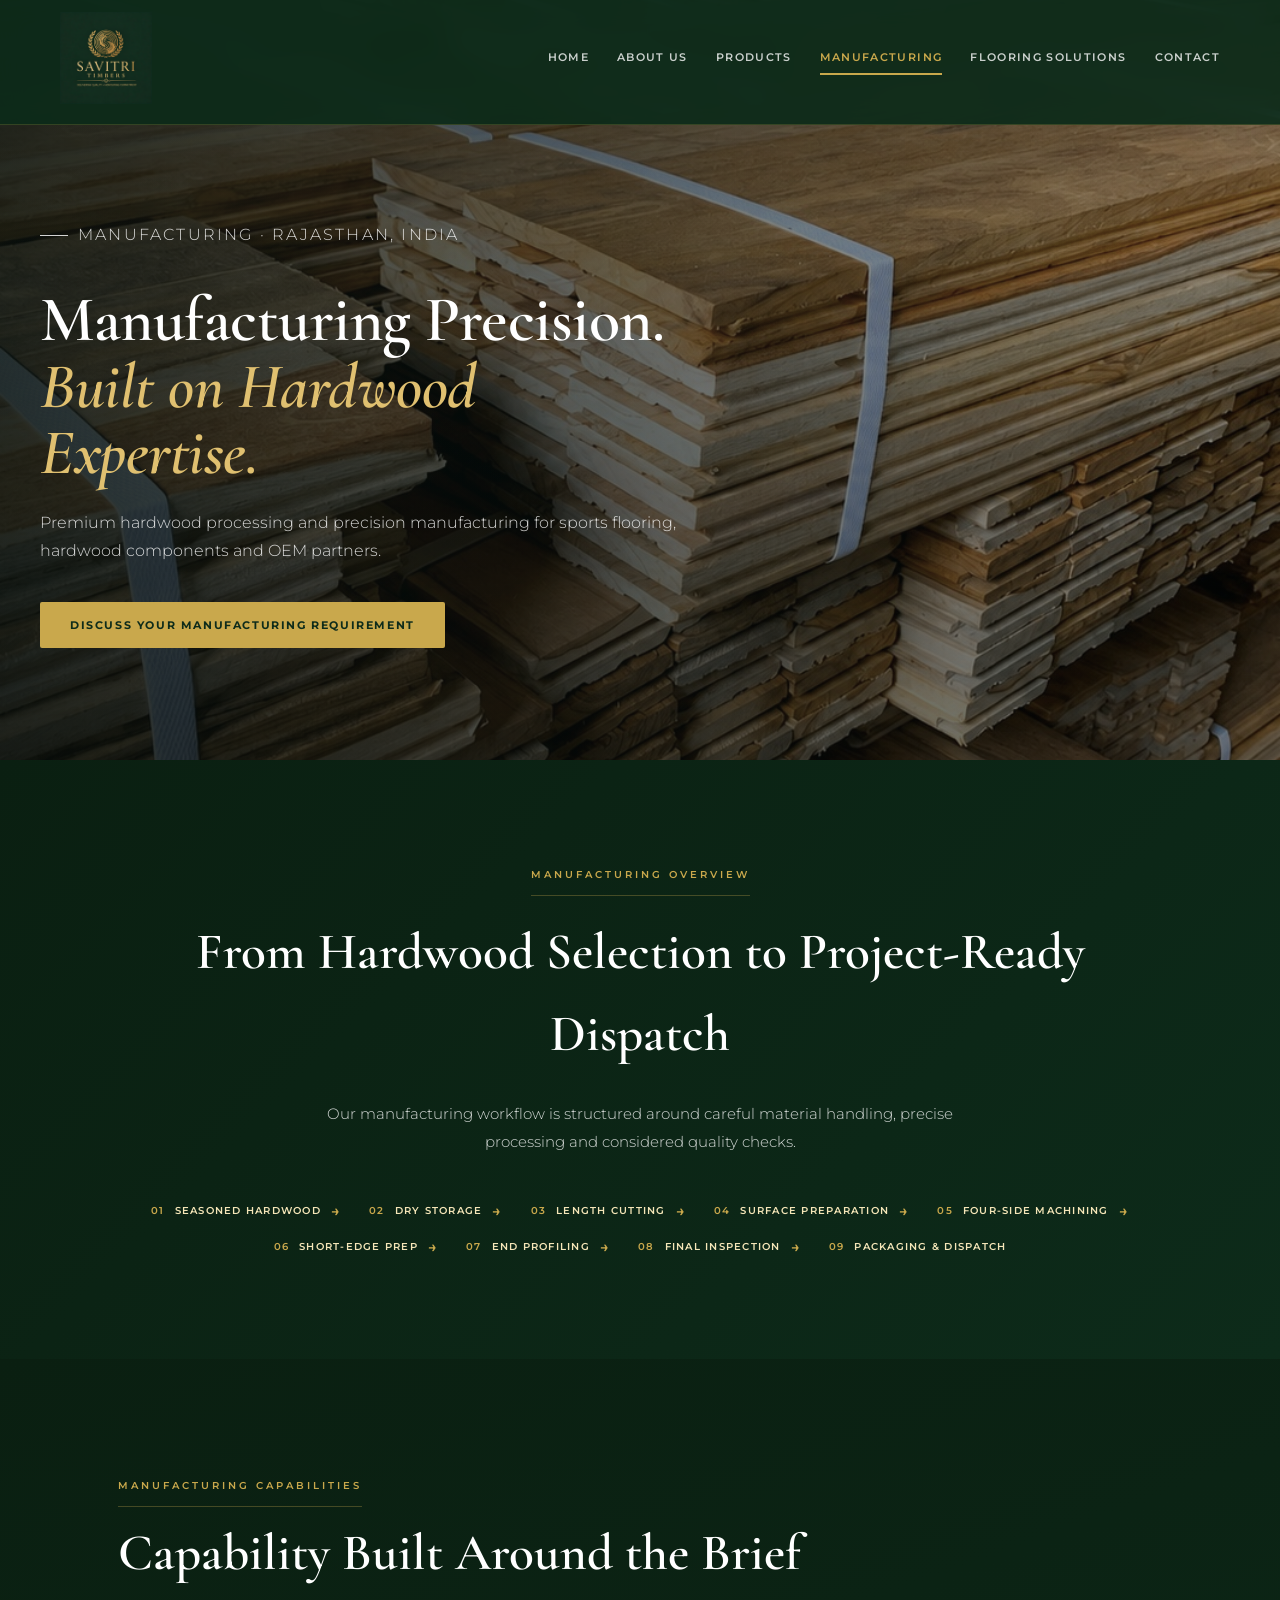
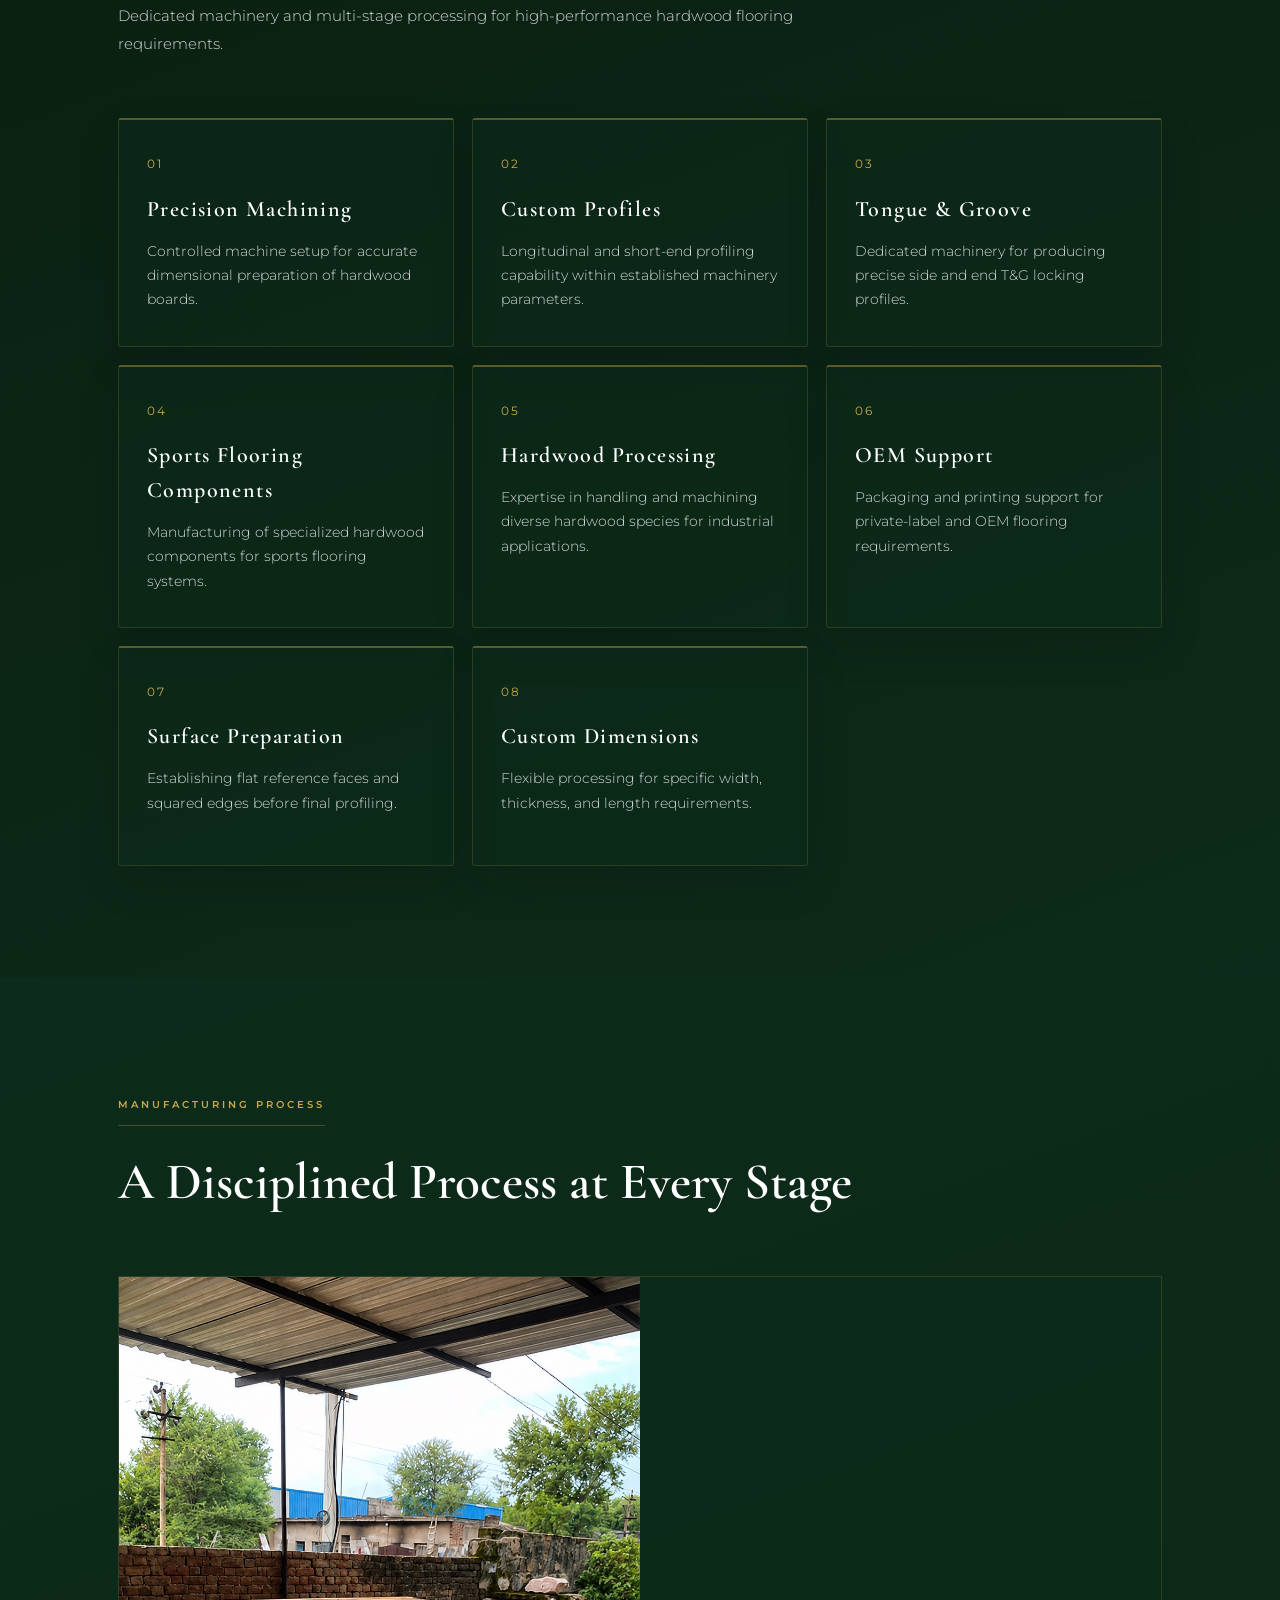
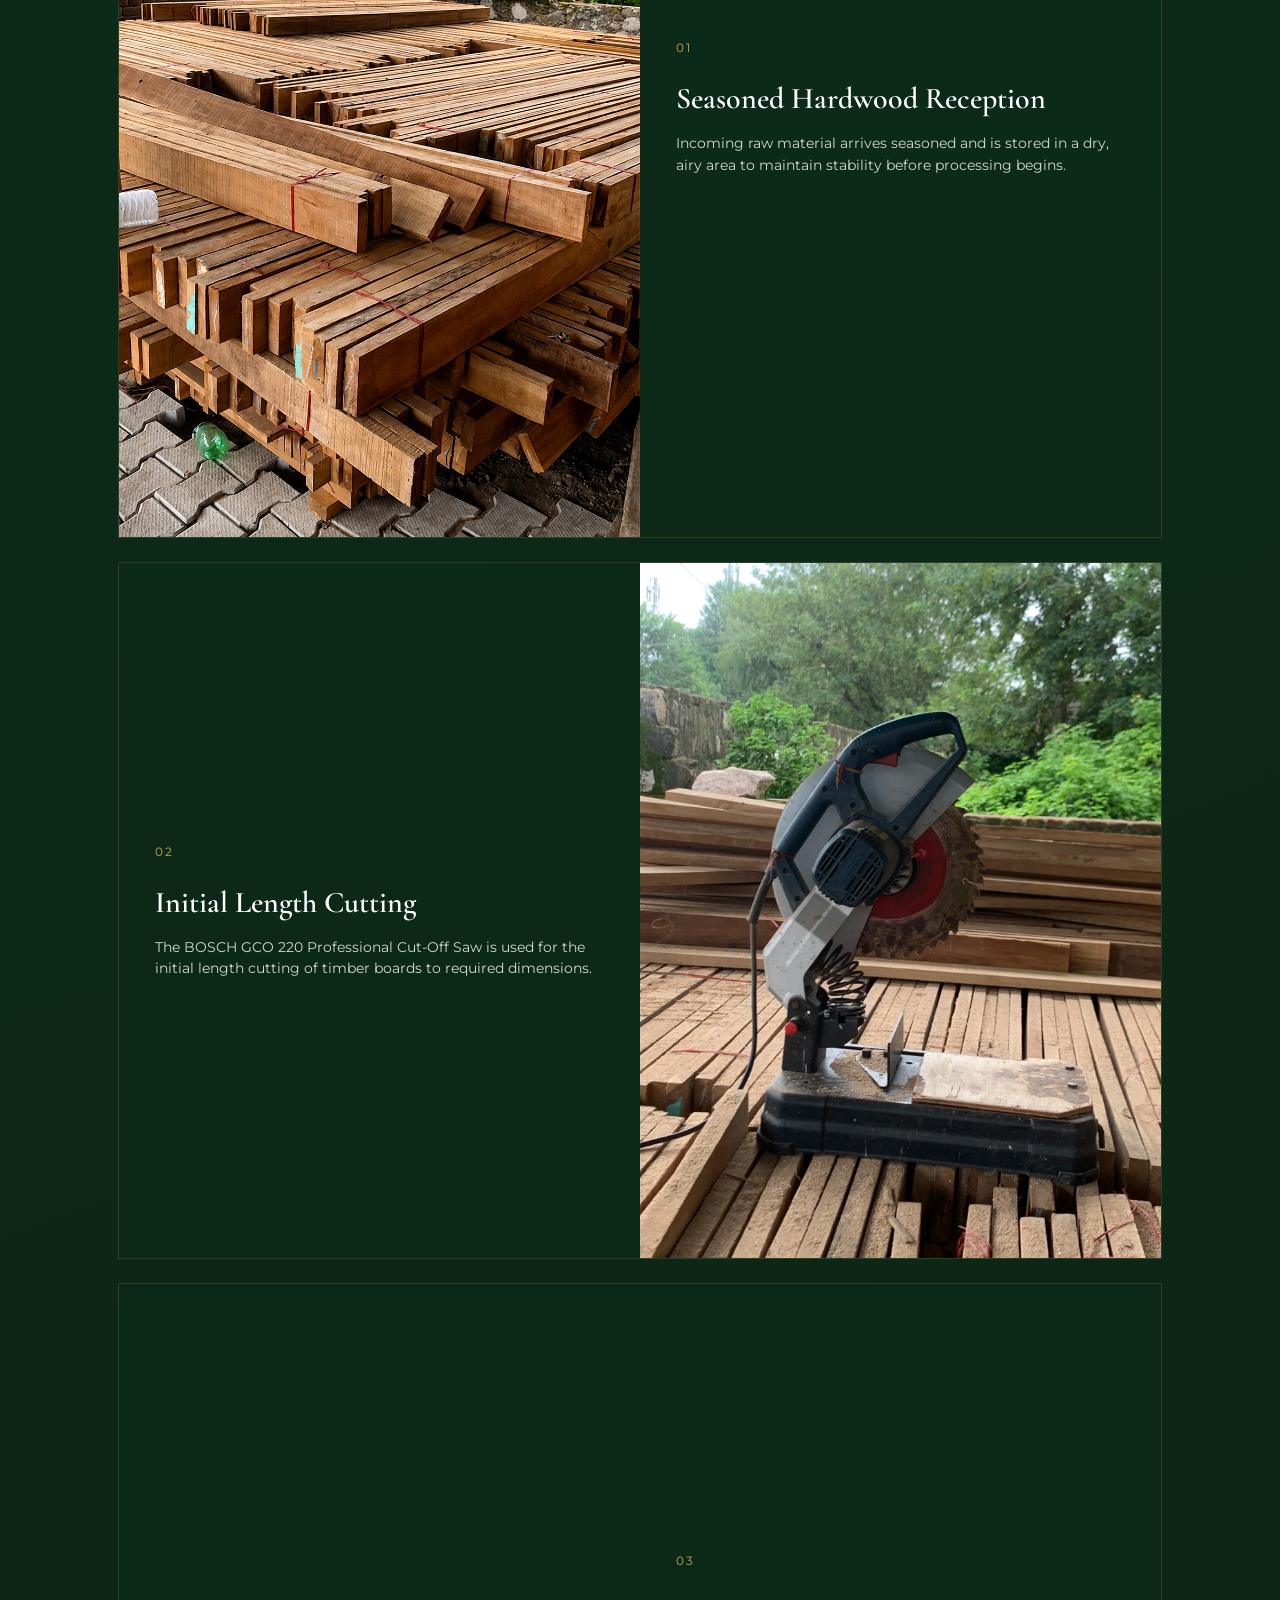
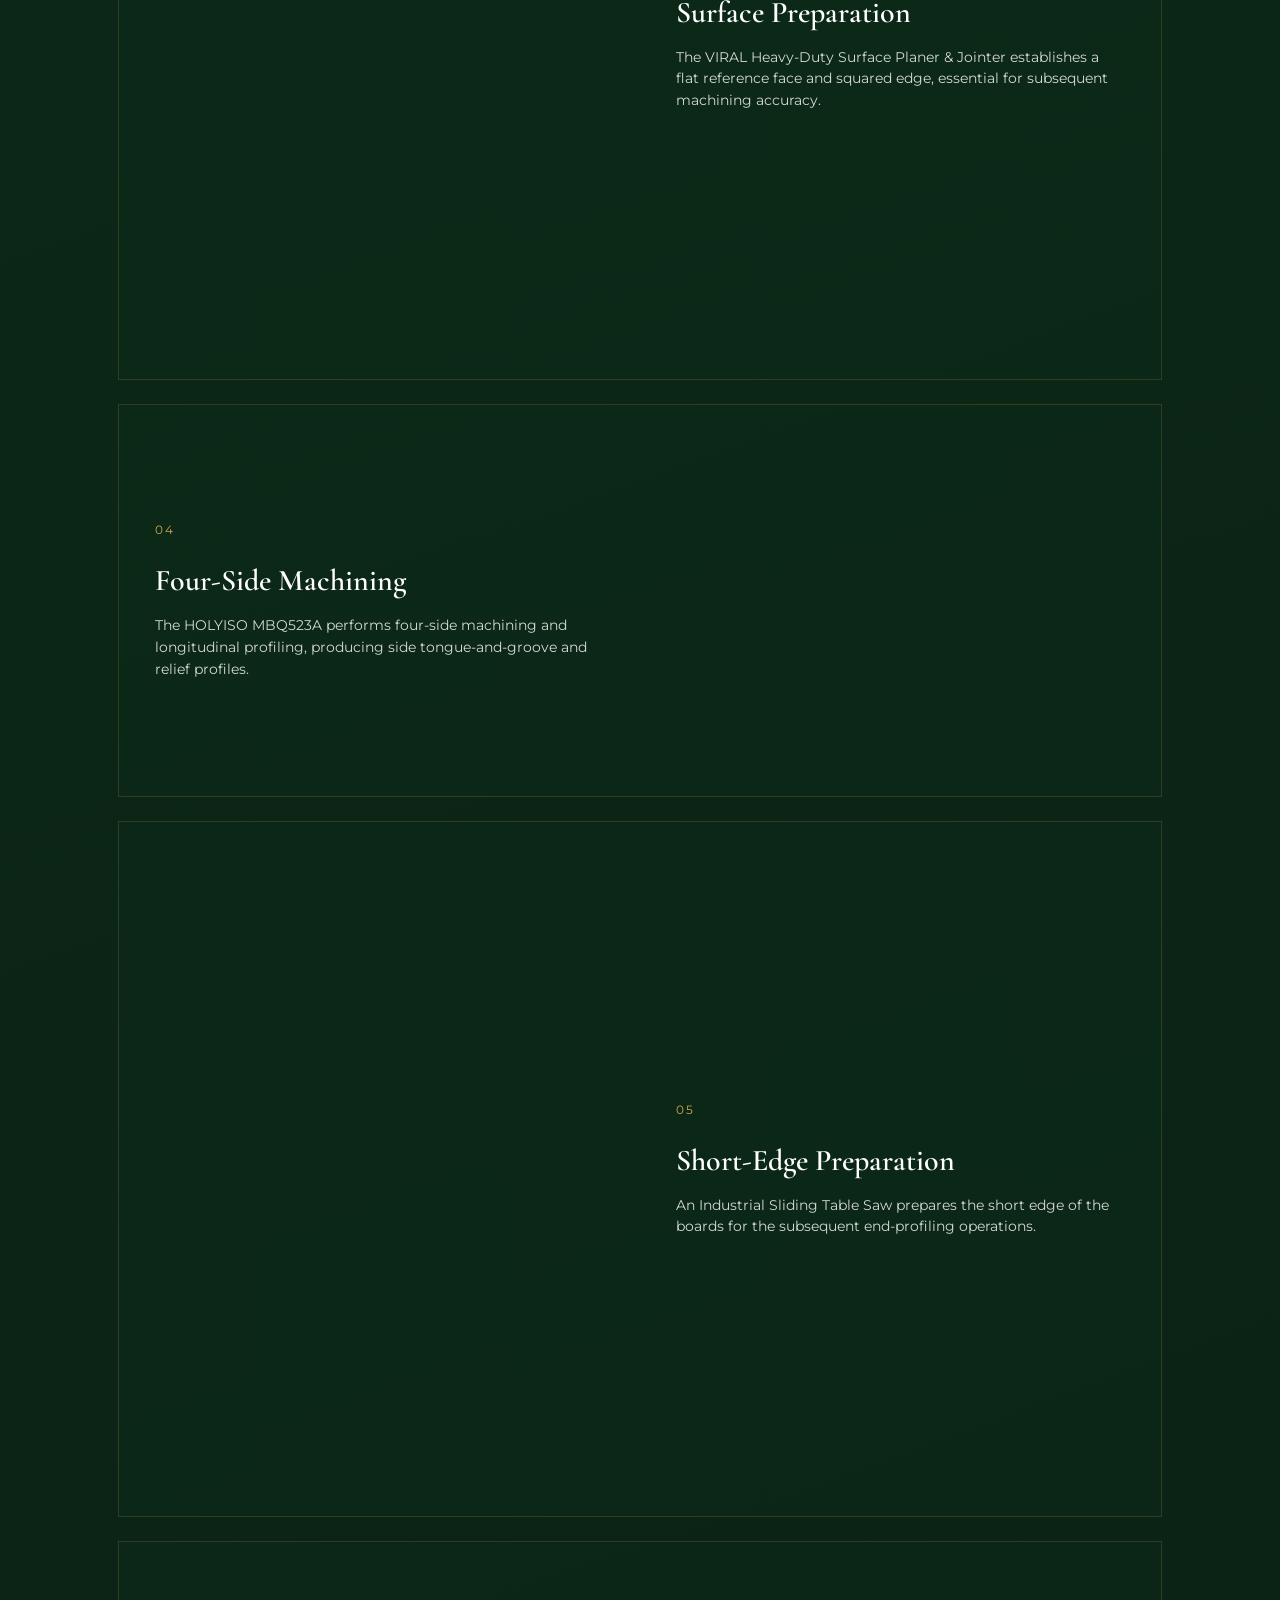
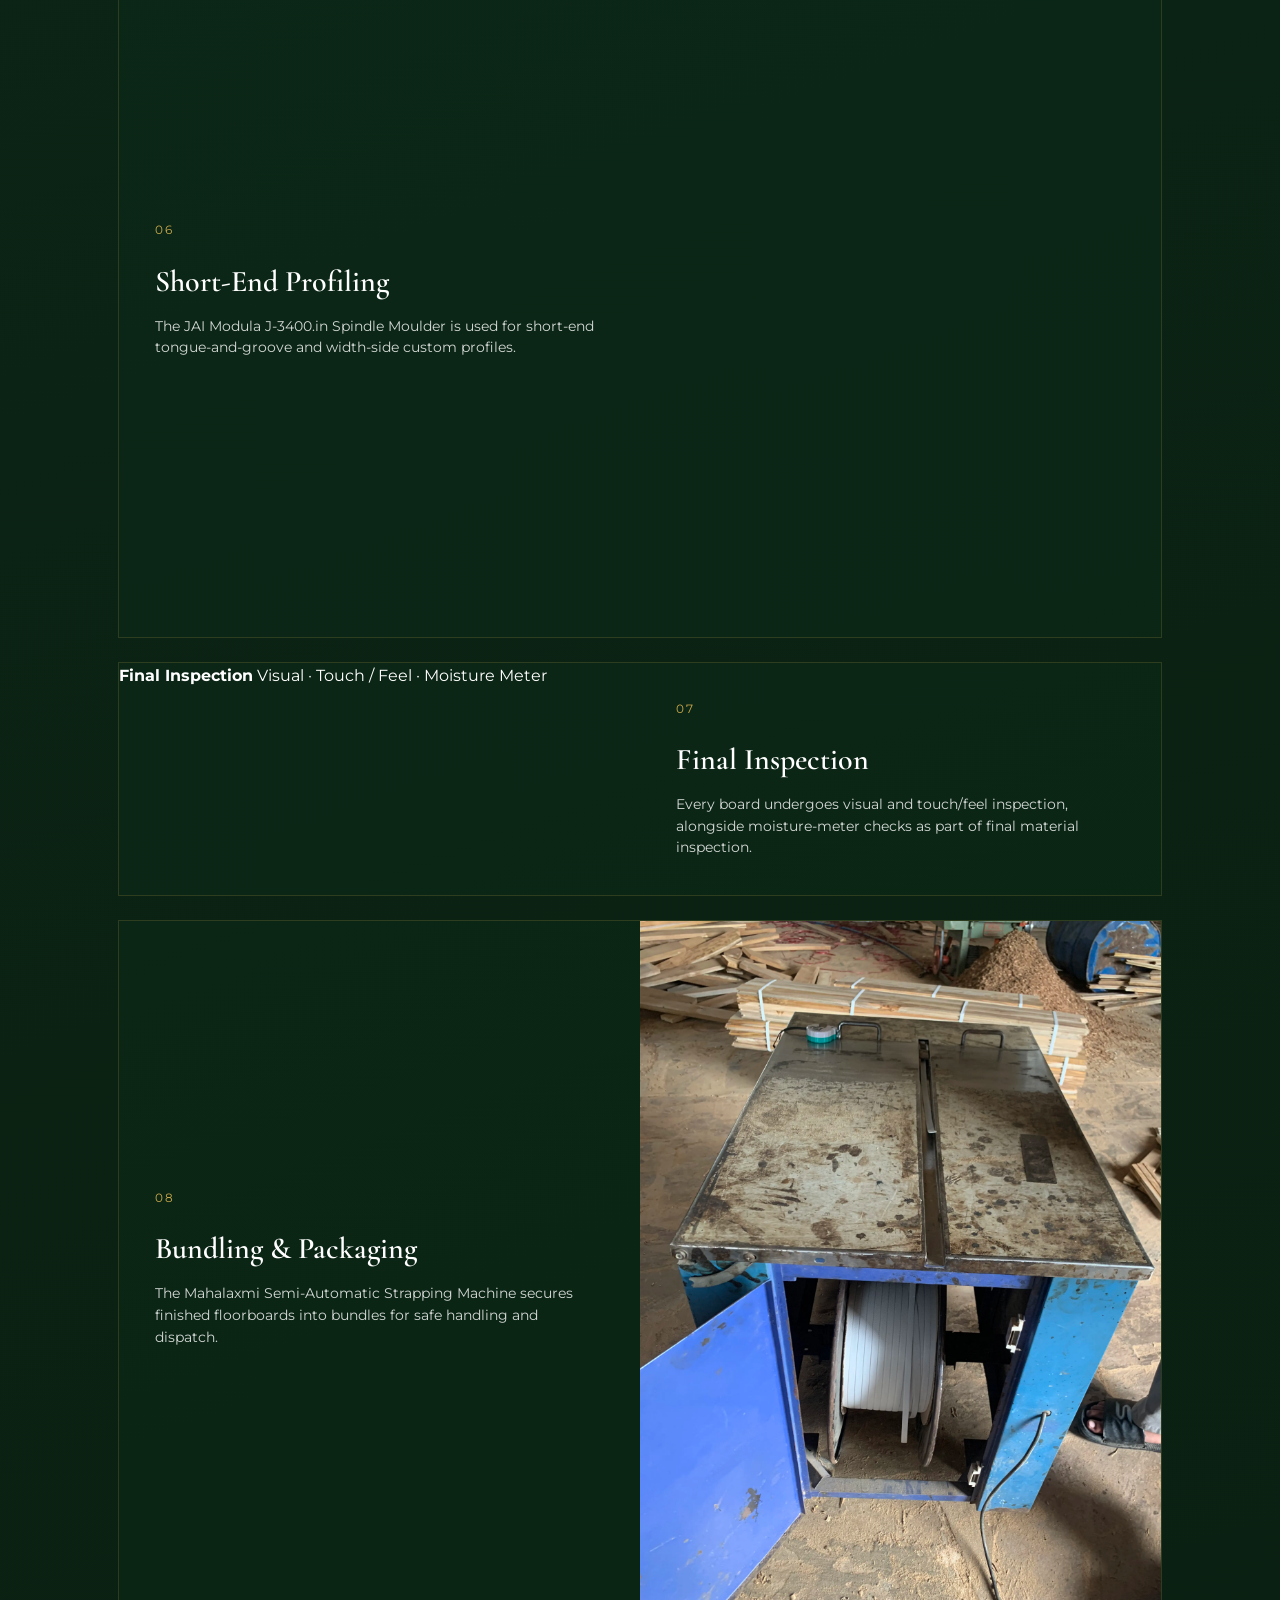
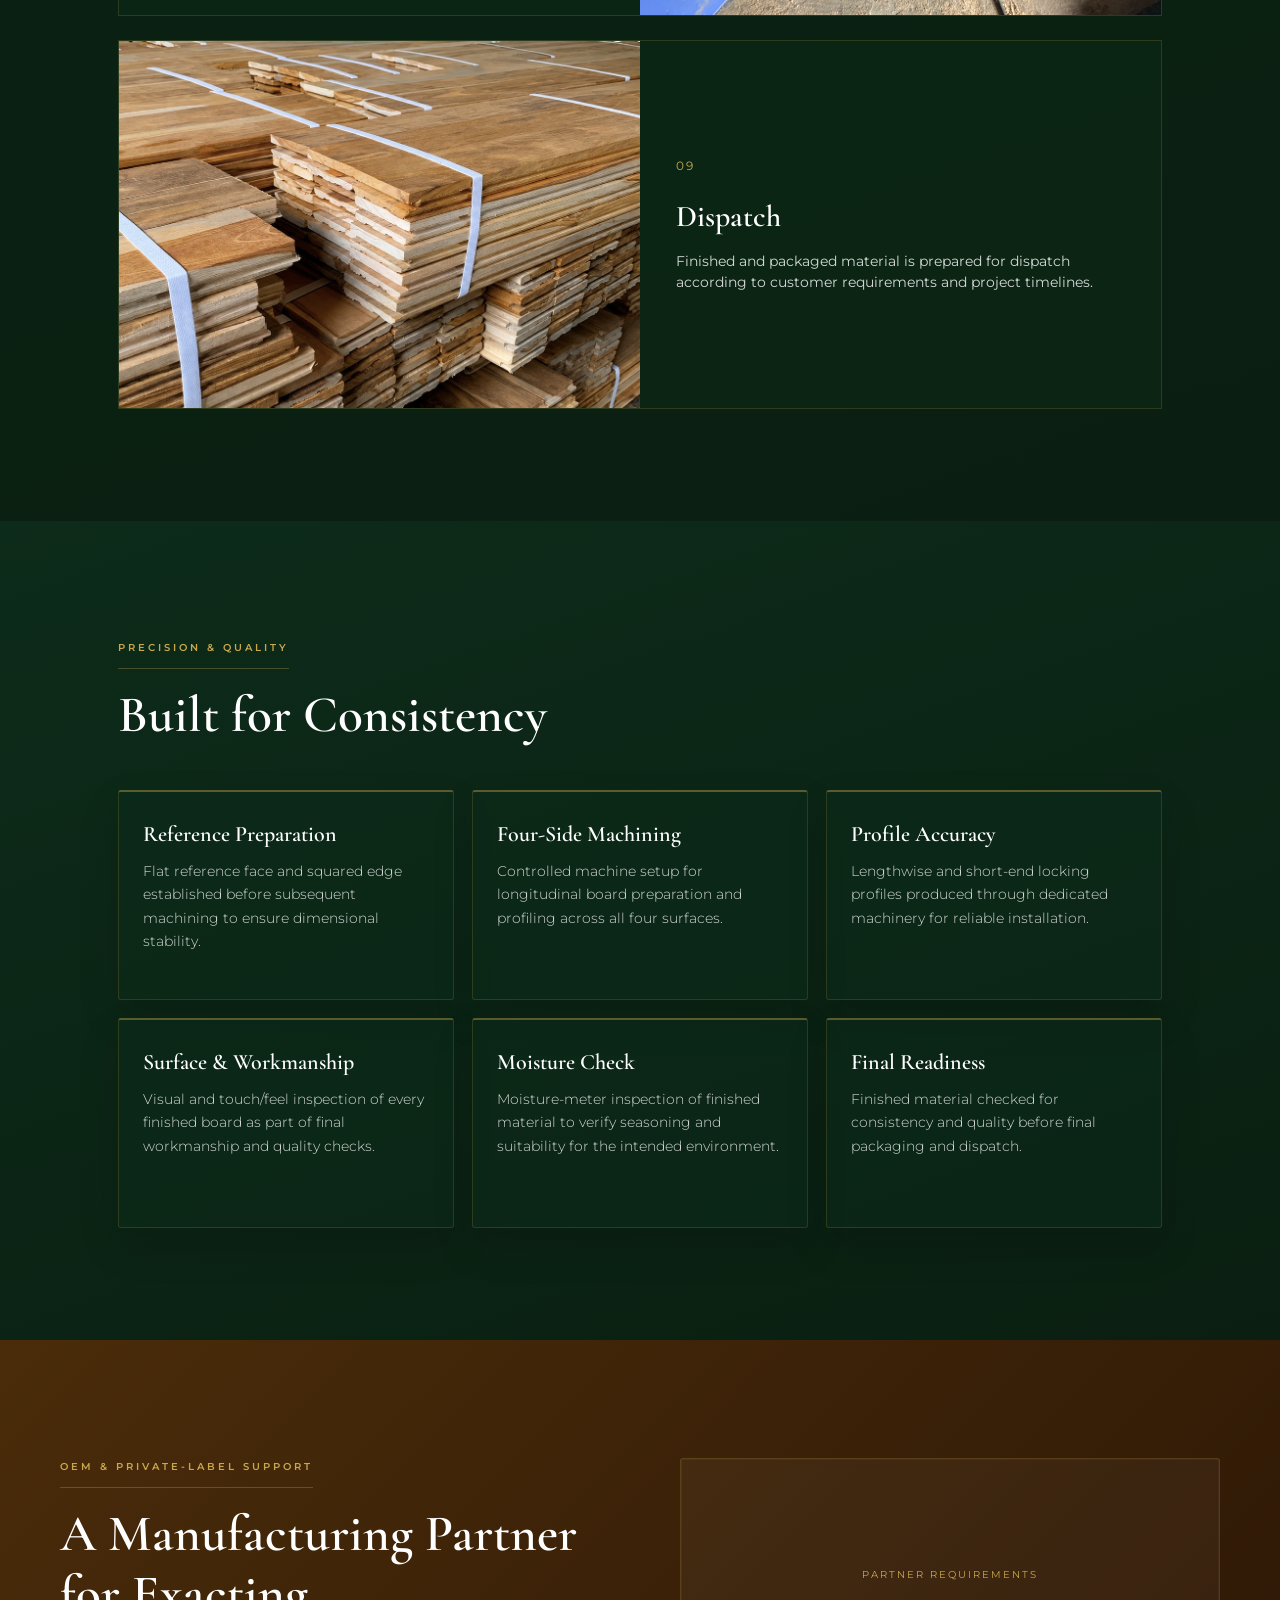
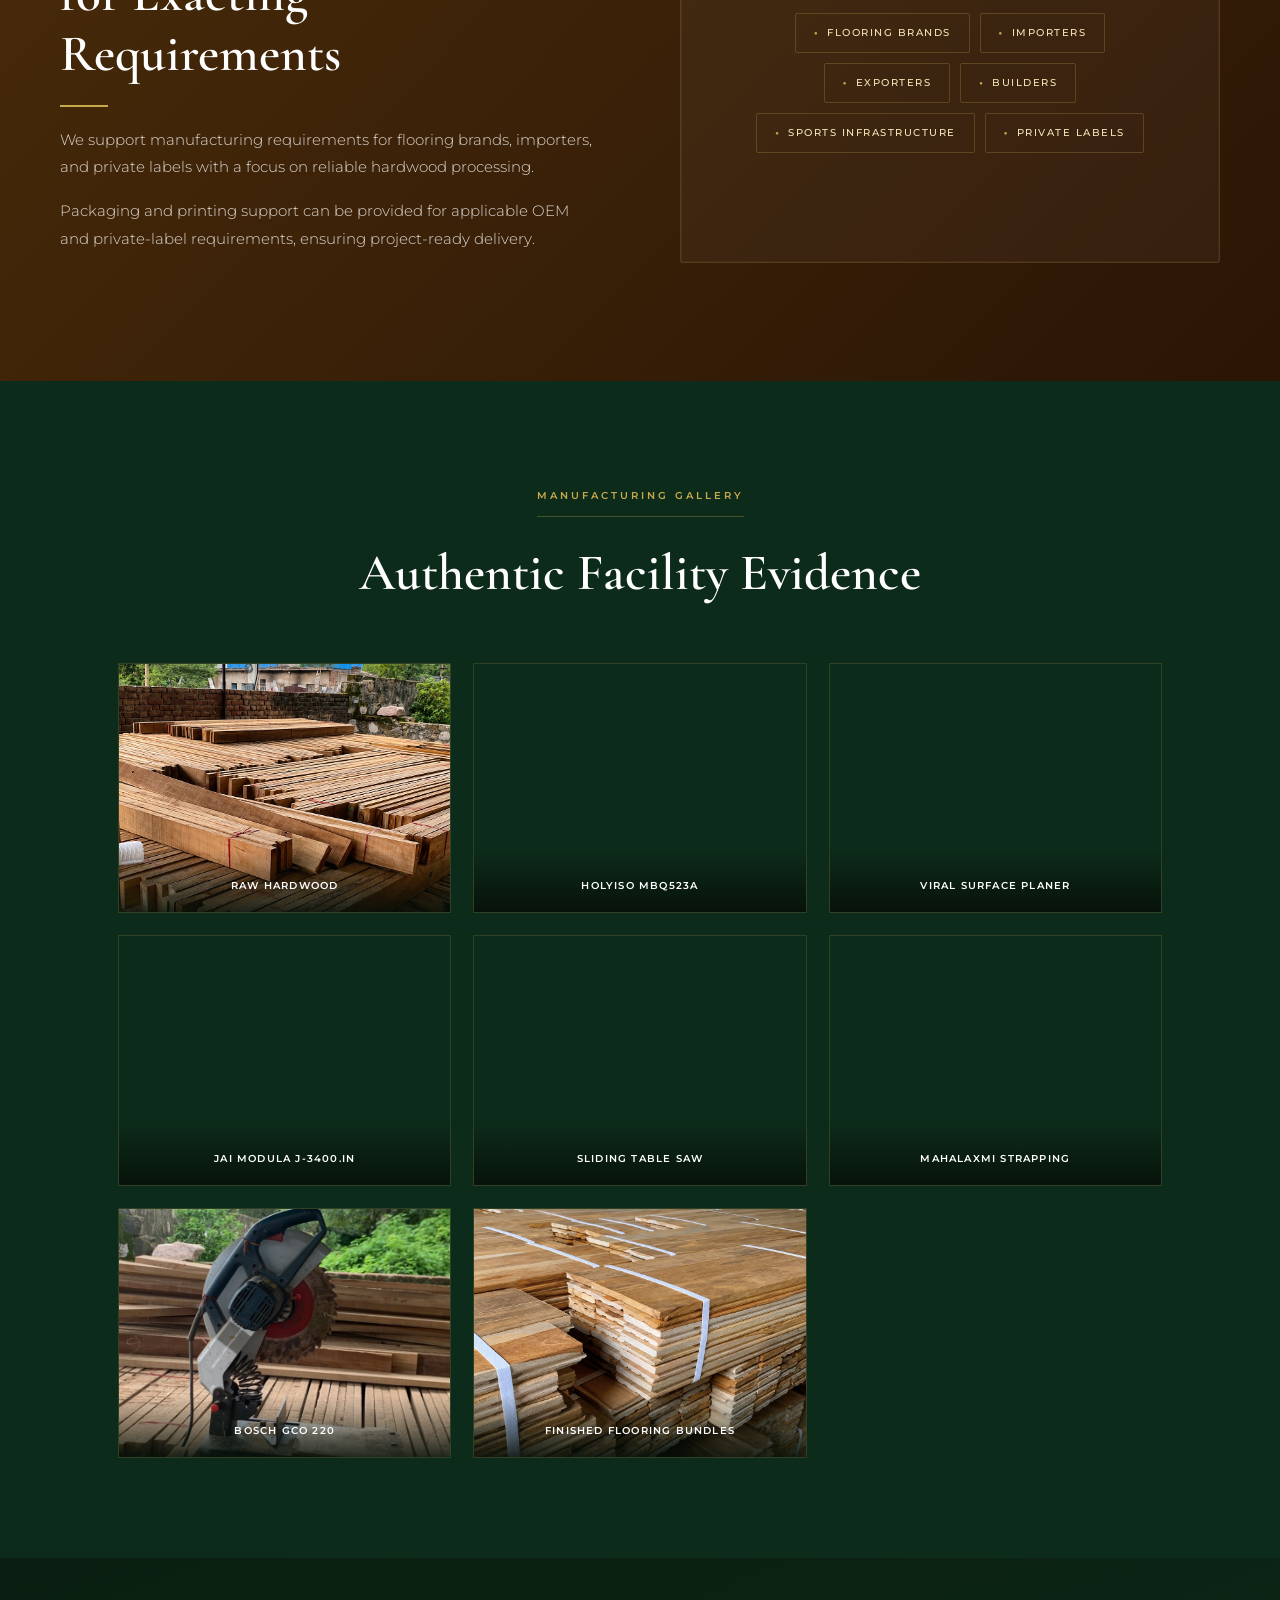
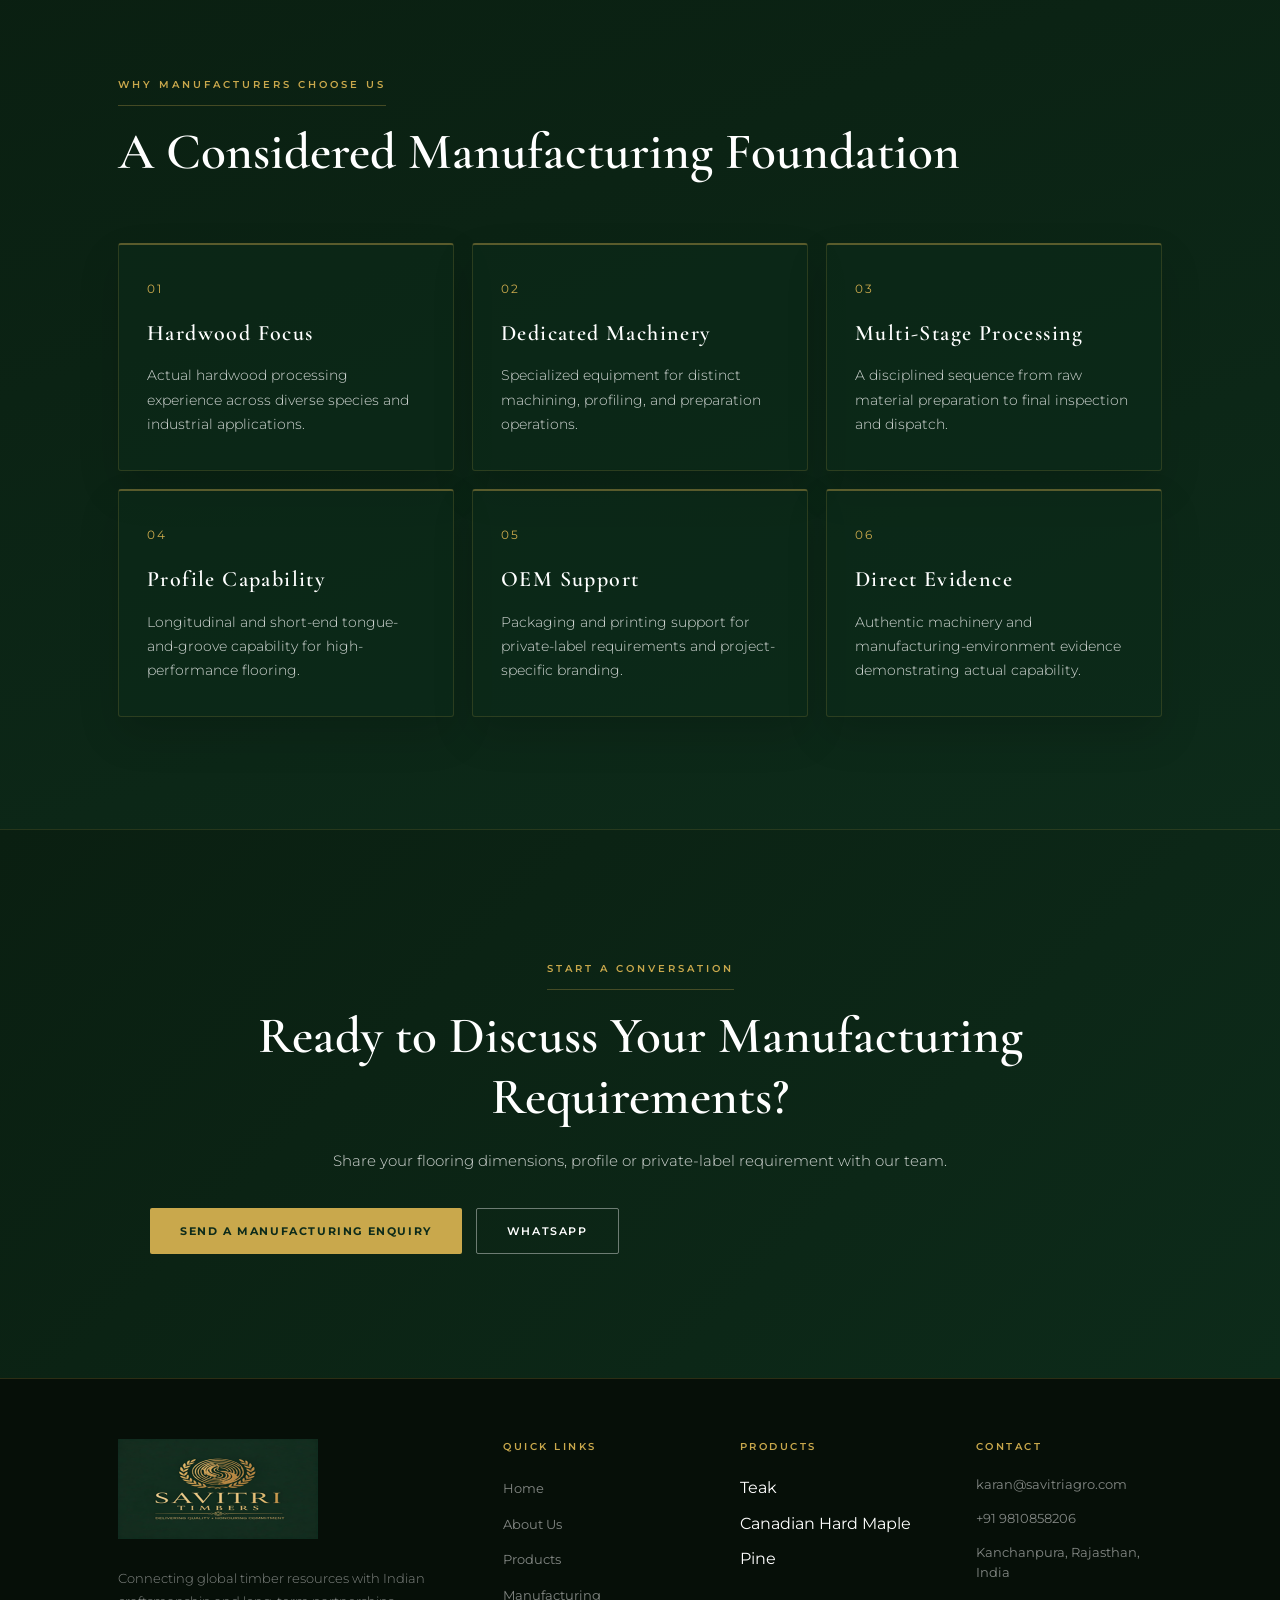
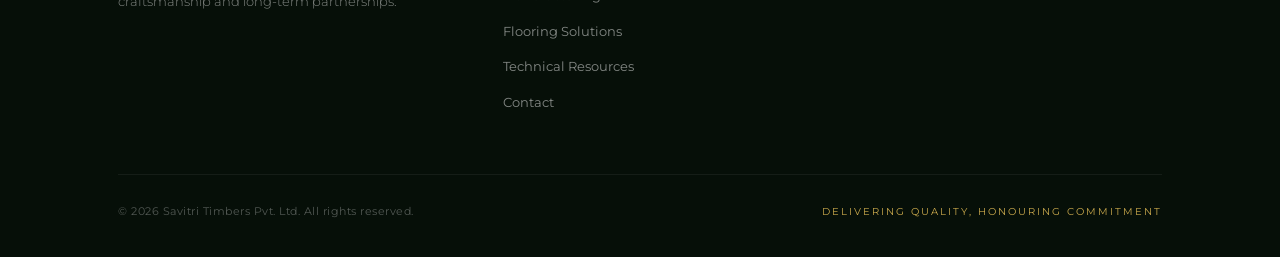
<file: manufacturing.html>
<!DOCTYPE html>
<html lang="en">
<head>
    <meta charset="UTF-8">
    <meta name="viewport" content="width=device-width, initial-scale=1.0">
    <title>Manufacturing | Hardwood & Sports Flooring | Savitri Timbers</title>
    <meta name="description" content="Explore Savitri Timbers' hardwood manufacturing process, from seasoned timber preparation and four-side machining to tongue-and-groove profiling, inspection and packaging.">
    <meta property="og:title" content="Manufacturing | Savitri Timbers">
    <meta property="og:description" content="Premium hardwood processing and precision manufacturing for flooring and OEM requirements.">
    <meta property="og:type" content="website">
    <link rel="icon" href="images/favicon.png" type="image/png" sizes="64x64">
    <link rel="preconnect" href="https://fonts.googleapis.com">
    <link rel="preconnect" href="https://fonts.gstatic.com" crossorigin>
    <link rel="stylesheet" href="https://fonts.googleapis.com/css2?family=Cormorant+Garamond:ital,wght@0,300;0,400;0,500;0,600;0,700;1,400;1,600&amp;family=Montserrat:wght@300;400;500;600;700;800&amp;display=swap">
    <link rel="stylesheet" href="css/style.css">
</head>
<body class="manufacturing-page">
    <header>
        <div class="container">
            <a class="logo" href="index.html" aria-label="Savitri Timbers home">
                <img src="images/logo-mark.png" width="200" height="200" alt="Savitri Timbers Logo">
            </a>
            <nav aria-label="Primary navigation">
                <a href="index.html">Home</a>
                <a href="about.html">About Us</a>
                <a href="products.html">Products</a>
                <a href="manufacturing.html" class="active" aria-current="page">Manufacturing</a>
                <a href="flooring/sports-flooring/">Flooring Solutions</a>
                <a href="contact.html">Contact</a>
            </nav>
        </div>
    </header>

    <main>
        <section class="hero manufacturing-hero" aria-labelledby="manufacturing-hero-title">
            <div class="hero-bg" aria-hidden="true"></div>
            <div class="hero-overlay" aria-hidden="true"></div>
            <div class="hero-content">
                <p class="hero-eyebrow">Manufacturing · Rajasthan, India</p>
                <h1 id="manufacturing-hero-title">Manufacturing Precision.<br><em>Built on Hardwood Expertise.</em></h1>
                <p class="hero-intro">Premium hardwood processing and precision manufacturing for sports flooring, hardwood components and OEM partners.</p>
                <div class="hero-buttons">
                    <a href="contact.html?source=manufacturing-hero" class="btn">Discuss Your Manufacturing Requirement</a>
                </div>
            </div>
        </section>

        <section class="intro manufacturing-overview" aria-labelledby="overview-title">
            <div class="container">
                <span class="section-tag">Manufacturing overview</span>
                <h2 id="overview-title">From Hardwood Selection to Project-Ready Dispatch</h2>
                <p>Our manufacturing workflow is structured around careful material handling, precise processing and considered quality checks.</p>
                <ol class="process-flow" aria-label="Manufacturing workflow">
                    <li>Seasoned Hardwood</li>
                    <li>Dry Storage</li>
                    <li>Length Cutting</li>
                    <li>Surface Preparation</li>
                    <li>Four-Side Machining</li>
                    <li>Short-Edge Prep</li>
                    <li>End Profiling</li>
                    <li>Final Inspection</li>
                    <li>Packaging & Dispatch</li>
                </ol>
            </div>
        </section>

        <section class="why-us manufacturing-capabilities" aria-labelledby="capabilities-title">
            <div class="container">
                <span class="section-tag">Manufacturing capabilities</span>
                <h2 id="capabilities-title" class="section-title">Capability Built Around the Brief</h2>
                <p class="section-sub">Dedicated machinery and multi-stage processing for high-performance hardwood flooring requirements.</p>
                <div class="why-grid">
                    <article class="why-card">
                        <span class="card-index">01</span>
                        <h3>Precision Machining</h3>
                        <p>Controlled machine setup for accurate dimensional preparation of hardwood boards.</p>
                    </article>
                    <article class="why-card">
                        <span class="card-index">02</span>
                        <h3>Custom Profiles</h3>
                        <p>Longitudinal and short-end profiling capability within established machinery parameters.</p>
                    </article>
                    <article class="why-card">
                        <span class="card-index">03</span>
                        <h3>Tongue &amp; Groove</h3>
                        <p>Dedicated machinery for producing precise side and end T&G locking profiles.</p>
                    </article>
                    <article class="why-card">
                        <span class="card-index">04</span>
                        <h3>Sports Flooring Components</h3>
                        <p>Manufacturing of specialized hardwood components for sports flooring systems.</p>
                    </article>
                    <article class="why-card">
                        <span class="card-index">05</span>
                        <h3>Hardwood Processing</h3>
                        <p>Expertise in handling and machining diverse hardwood species for industrial applications.</p>
                    </article>
                    <article class="why-card">
                        <span class="card-index">06</span>
                        <h3>OEM Support</h3>
                        <p>Packaging and printing support for private-label and OEM flooring requirements.</p>
                    </article>
                    <article class="why-card">
                        <span class="card-index">07</span>
                        <h3>Surface Preparation</h3>
                        <p>Establishing flat reference faces and squared edges before final profiling.</p>
                    </article>
                    <article class="why-card">
                        <span class="card-index">08</span>
                        <h3>Custom Dimensions</h3>
                        <p>Flexible processing for specific width, thickness, and length requirements.</p>
                    </article>
                </div>
            </div>
        </section>

        <section class="species manufacturing-process" aria-labelledby="process-title">
            <div class="container">
                <span class="section-tag">Manufacturing process</span>
                <h2 id="process-title">A Disciplined Process at Every Stage</h2>
                <ol class="mfg-timeline">
                    <li>
                        <figure class="mfg-timeline-visual">
                            <picture>
                                <source srcset="assets/images/manufacturing/teak-raw-boards-shri-madhopur.jpg" type="image/jpeg">
                                <img src="assets/images/manufacturing/teak-raw-boards-shri-madhopur.jpg" width="976" height="1612" loading="lazy" decoding="async" alt="Raw hardwood boards at Savitri Timbers' facility">
                            </picture>
                        </figure>
                        <div class="mfg-timeline-copy">
                            <span class="card-index">01</span>
                            <h3>Seasoned Hardwood Reception</h3>
                            <p>Incoming raw material arrives seasoned and is stored in a dry, airy area to maintain stability before processing begins.</p>
                        </div>
                    </li>
                    <li>
                        <figure class="mfg-timeline-visual">
                            <picture>
                                <source srcset="assets/images/manufacturing/bosch-gco-220-cut-off-saw.webp" type="image/webp">
                                <img src="assets/images/manufacturing/bosch-gco-220-cut-off-saw.webp" width="1200" height="800" loading="lazy" decoding="async" alt="BOSCH GCO 220 Professional Cut-Off Saw at Savitri Timbers">
                            </picture>
                        </figure>
                        <div class="mfg-timeline-copy">
                            <span class="card-index">02</span>
                            <h3>Initial Length Cutting</h3>
                            <p>The BOSCH GCO 220 Professional Cut-Off Saw is used for the initial length cutting of timber boards to required dimensions.</p>
                        </div>
                    </li>
                    <li>
                        <figure class="mfg-timeline-visual">
                            <picture>
                                <source srcset="assets/images/manufacturing/viral-surface-planer-jointer.webp" type="image/webp">
                                <img src="assets/images/manufacturing/viral-surface-planer-jointer.webp" width="1200" height="800" loading="lazy" decoding="async" alt="VIRAL heavy-duty surface planer and jointer used for timber surface preparation">
                            </picture>
                        </figure>
                        <div class="mfg-timeline-copy">
                            <span class="card-index">03</span>
                            <h3>Surface Preparation</h3>
                            <p>The VIRAL Heavy-Duty Surface Planer & Jointer establishes a flat reference face and squared edge, essential for subsequent machining accuracy.</p>
                        </div>
                    </li>
                    <li>
                        <figure class="mfg-timeline-visual">
                            <picture>
                                <source srcset="assets/images/manufacturing/holyiso-mbq523a-four-side-planer-moulder.webp" type="image/webp">
                                <img src="assets/images/manufacturing/holyiso-mbq523a-four-side-planer-moulder.webp" width="1200" height="800" loading="lazy" decoding="async" alt="HOLYISO MBQ523A four-side planer and moulder at Savitri Timbers manufacturing facility">
                            </picture>
                        </figure>
                        <div class="mfg-timeline-copy">
                            <span class="card-index">04</span>
                            <h3>Four-Side Machining</h3>
                            <p>The HOLYISO MBQ523A performs four-side machining and longitudinal profiling, producing side tongue-and-groove and relief profiles.</p>
                        </div>
                    </li>
                    <li>
                        <figure class="mfg-timeline-visual">
                            <picture>
                                <source srcset="assets/images/manufacturing/industrial-sliding-table-saw.webp" type="image/webp">
                                <img src="assets/images/manufacturing/industrial-sliding-table-saw.webp" width="1200" height="800" loading="lazy" decoding="async" alt="Industrial sliding table saw used for short-edge preparation">
                            </picture>
                        </figure>
                        <div class="mfg-timeline-copy">
                            <span class="card-index">05</span>
                            <h3>Short-Edge Preparation</h3>
                            <p>An Industrial Sliding Table Saw prepares the short edge of the boards for the subsequent end-profiling operations.</p>
                        </div>
                    </li>
                    <li>
                        <figure class="mfg-timeline-visual">
                            <picture>
                                <source srcset="assets/images/manufacturing/jai-modula-j3400-spindle-moulder.webp" type="image/webp">
                                <img src="assets/images/manufacturing/jai-modula-j3400-spindle-moulder.webp" width="1200" height="800" loading="lazy" decoding="async" alt="JAI Modula J-3400.in spindle moulder used for short-end timber profiling">
                            </picture>
                        </figure>
                        <div class="mfg-timeline-copy">
                            <span class="card-index">06</span>
                            <h3>Short-End Profiling</h3>
                            <p>The JAI Modula J-3400.in Spindle Moulder is used for short-end tongue-and-groove and width-side custom profiles.</p>
                        </div>
                    </li>
                    <li>
                        <div class="mfg-timeline-visual mfg-timeline-inspection">
                            <strong>Final Inspection</strong>
                                <span>Visual · Touch / Feel · Moisture Meter</span>
                        </div>
                        <div class="mfg-timeline-copy">
                            <span class="card-index">07</span>
                            <h3>Final Inspection</h3>
                            <p>Every board undergoes visual and touch/feel inspection, alongside moisture-meter checks as part of final material inspection.</p>
                        </div>
                    </li>
                    <li>
                        <figure class="mfg-timeline-visual">
                            <picture>
                                <source srcset="assets/images/manufacturing/mahalaxmi-semi-automatic-strapping-machine.webp" type="image/webp">
                                <img src="assets/images/manufacturing/mahalaxmi-semi-automatic-strapping-machine.webp" width="1200" height="800" loading="lazy" decoding="async" alt="Mahalaxmi semi-automatic strapping machine for finished product bundling">
                            </picture>
                        </figure>
                        <div class="mfg-timeline-copy">
                            <span class="card-index">08</span>
                            <h3>Bundling &amp; Packaging</h3>
                            <p>The Mahalaxmi Semi-Automatic Strapping Machine secures finished floorboards into bundles for safe handling and dispatch.</p>
                        </div>
                    </li>
                    <li>
                        <figure class="mfg-timeline-visual">
                            <picture>
                                <source srcset="assets/images/manufacturing/teak-flooring-bundles-shri-madhopur.jpg" type="image/jpeg">
                                <img src="assets/images/manufacturing/teak-flooring-bundles-shri-madhopur.jpg" width="1064" height="749" loading="lazy" decoding="async" alt="Finished flooring bundles ready for dispatch at Savitri Timbers">
                            </picture>
                        </figure>
                        <div class="mfg-timeline-copy">
                            <span class="card-index">09</span>
                            <h3>Dispatch</h3>
                            <p>Finished and packaged material is prepared for dispatch according to customer requirements and project timelines.</p>
                        </div>
                    </li>
                </ol>
            </div>
        </section>

        <section class="trust-indicators precision-quality" aria-labelledby="quality-title">
            <div class="container">
                <span class="section-tag">Precision &amp; quality</span>
                <h2 id="quality-title" class="section-title">Built for Consistency</h2>
                <div class="trust-card-grid">
                    <article class="trust-card">
                        <h3>Reference Preparation</h3>
                        <p>Flat reference face and squared edge established before subsequent machining to ensure dimensional stability.</p>
                    </article>
                    <article class="trust-card">
                        <h3>Four-Side Machining</h3>
                        <p>Controlled machine setup for longitudinal board preparation and profiling across all four surfaces.</p>
                    </article>
                    <article class="trust-card">
                        <h3>Profile Accuracy</h3>
                        <p>Lengthwise and short-end locking profiles produced through dedicated machinery for reliable installation.</p>
                    </article>
                    <article class="trust-card">
                        <h3>Surface &amp; Workmanship</h3>
                        <p>Visual and touch/feel inspection of every finished board as part of final workmanship and quality checks.</p>
                    </article>
                    <article class="trust-card">
                        <h3>Moisture Check</h3>
                        <p>Moisture-meter inspection of finished material to verify seasoning and suitability for the intended environment.</p>
                    </article>
                    <article class="trust-card">
                        <h3>Final Readiness</h3>
                        <p>Finished material checked for consistency and quality before final packaging and dispatch.</p>
                    </article>
                </div>
            </div>
        </section>

        <section class="manufacturing oem-manufacturing" aria-labelledby="oem-title">
            <div>
                <span class="section-tag">OEM &amp; Private-Label Support</span>
                <h2 id="oem-title">A Manufacturing Partner for Exacting Requirements</h2>
                <span class="gold-line"></span>
                <p>We support manufacturing requirements for flooring brands, importers, and private labels with a focus on reliable hardwood processing.</p>
                <p>Packaging and printing support can be provided for applicable OEM and private-label requirements, ensuring project-ready delivery.</p>
            </div>
            <div class="mfg-visual mfg-visual--details">
                <div class="mfg-visual-inner">
                    <span class="mfg-kicker">Partner requirements</span>
                    <div class="country-grid" aria-label="OEM partner types">
                        <div>Flooring Brands</div><div>Importers</div><div>Exporters</div><div>Builders</div><div>Sports Infrastructure</div><div>Private Labels</div>
                    </div>
                </div>
            </div>
        </section>

        <section class="services manufacturing-gallery" aria-labelledby="gallery-title">
            <div class="container">
                <span class="section-tag">Manufacturing gallery</span>
                <h2 id="gallery-title">Authentic Facility Evidence</h2>
                <div class="mfg-gallery-grid">
                    <figure>
                        <picture>
                            <source srcset="assets/images/manufacturing/teak-raw-boards-shri-madhopur.jpg" type="image/jpeg">
                            <img src="assets/images/manufacturing/teak-raw-boards-shri-madhopur.jpg" width="976" height="1612" loading="lazy" decoding="async" alt="Raw teak hardwood boards at Savitri Timbers' facility">
                        </picture>
                        <figcaption>Raw hardwood</figcaption>
                    </figure>
                    <figure>
                        <picture>
                            <source srcset="assets/images/manufacturing/holyiso-mbq523a-four-side-planer-moulder.webp" type="image/webp">
                            <img src="assets/images/manufacturing/holyiso-mbq523a-four-side-planer-moulder.webp" width="1200" height="800" loading="lazy" decoding="async" alt="HOLYISO MBQ523A four-side planer and moulder">
                        </picture>
                        <figcaption>HOLYISO MBQ523A</figcaption>
                    </figure>
                    <figure>
                        <picture>
                            <source srcset="assets/images/manufacturing/viral-surface-planer-jointer.webp" type="image/webp">
                            <img src="assets/images/manufacturing/viral-surface-planer-jointer.webp" width="1200" height="800" loading="lazy" decoding="async" alt="VIRAL heavy-duty surface planer and jointer">
                        </picture>
                        <figcaption>VIRAL Surface Planer</figcaption>
                    </figure>
                    <figure>
                        <picture>
                            <source srcset="assets/images/manufacturing/jai-modula-j3400-spindle-moulder.webp" type="image/webp">
                            <img src="assets/images/manufacturing/jai-modula-j3400-spindle-moulder.webp" width="1200" height="800" loading="lazy" decoding="async" alt="JAI Modula J-3400.in spindle moulder">
                        </picture>
                        <figcaption>JAI Modula J-3400.in</figcaption>
                    </figure>
                    <figure>
                        <picture>
                            <source srcset="assets/images/manufacturing/industrial-sliding-table-saw.webp" type="image/webp">
                            <img src="assets/images/manufacturing/industrial-sliding-table-saw.webp" width="1200" height="800" loading="lazy" decoding="async" alt="Industrial sliding table saw">
                        </picture>
                        <figcaption>Sliding Table Saw</figcaption>
                    </figure>
                    <figure>
                        <picture>
                            <source srcset="assets/images/manufacturing/mahalaxmi-semi-automatic-strapping-machine.webp" type="image/webp">
                            <img src="assets/images/manufacturing/mahalaxmi-semi-automatic-strapping-machine.webp" width="1200" height="800" loading="lazy" decoding="async" alt="Mahalaxmi semi-automatic strapping machine">
                        </picture>
                        <figcaption>Mahalaxmi Strapping</figcaption>
                    </figure>
                    <figure>
                        <picture>
                            <source srcset="assets/images/manufacturing/bosch-gco-220-cut-off-saw.webp" type="image/webp">
                            <img src="assets/images/manufacturing/bosch-gco-220-cut-off-saw.webp" width="1200" height="800" loading="lazy" decoding="async" alt="BOSCH GCO 220 Professional Cut-Off Saw">
                        </picture>
                        <figcaption>BOSCH GCO 220</figcaption>
                    </figure>
                    <figure>
                        <picture>
                            <source srcset="assets/images/manufacturing/teak-flooring-bundles-shri-madhopur.jpg" type="image/jpeg">
                            <img src="assets/images/manufacturing/teak-flooring-bundles-shri-madhopur.jpg" width="1064" height="749" loading="lazy" decoding="async" alt="Finished flooring bundles at Savitri Timbers' facility">
                        </picture>
                        <figcaption>Finished flooring bundles</figcaption>
                    </figure>
                </div>
            </div>
        </section>

        <section class="why-us" aria-labelledby="why-manufacturers-title">
            <div class="container">
                <span class="section-tag">Why manufacturers choose us</span>
                <h2 id="why-manufacturers-title" class="section-title">A Considered Manufacturing Foundation</h2>
                <div class="why-grid">
                    <article class="why-card">
                        <span class="card-index">01</span>
                        <h3>Hardwood Focus</h3>
                        <p>Actual hardwood processing experience across diverse species and industrial applications.</p>
                    </article>
                    <article class="why-card">
                        <span class="card-index">02</span>
                        <h3>Dedicated Machinery</h3>
                        <p>Specialized equipment for distinct machining, profiling, and preparation operations.</p>
                    </article>
                    <article class="why-card">
                        <span class="card-index">03</span>
                        <h3>Multi-Stage Processing</h3>
                        <p>A disciplined sequence from raw material preparation to final inspection and dispatch.</p>
                    </article>
                    <article class="why-card">
                        <span class="card-index">04</span>
                        <h3>Profile Capability</h3>
                        <p>Longitudinal and short-end tongue-and-groove capability for high-performance flooring.</p>
                    </article>
                    <article class="why-card">
                        <span class="card-index">05</span>
                        <h3>OEM Support</h3>
                        <p>Packaging and printing support for private-label requirements and project-specific branding.</p>
                    </article>
                    <article class="why-card">
                        <span class="card-index">06</span>
                        <h3>Direct Evidence</h3>
                        <p>Authentic machinery and manufacturing-environment evidence demonstrating actual capability.</p>
                    </article>
                </div>
            </div>
        </section>

        <section class="contact-cta" aria-labelledby="manufacturing-cta-title">
            <div class="container">
                <span class="section-tag">Start a conversation</span>
                <h2 id="manufacturing-cta-title" class="section-title">Ready to Discuss Your Manufacturing Requirements?</h2>
                <p>Share your flooring dimensions, profile or private-label requirement with our team.</p>
                <div class="hero-buttons">
                    <a href="contact.html?source=manufacturing-cta" class="btn">Send a Manufacturing Enquiry</a>
                    <a href="https://wa.me/919810858206" class="btn-outline">WhatsApp</a>
                </div>
            </div>
        </section>
    </main>

    <footer>
        <div class="container">
            <div class="footer-top">
                <div class="footer-brand">
                    <img src="images/logo-mark.png" width="200" height="200" alt="Savitri Timbers" class="footer-logo">
                    <p>Connecting global timber resources with Indian craftsmanship and long-term partnerships.</p>
                </div>
                <div class="footer-col"><h2>Quick Links</h2><ul><li><a href="index.html">Home</a></li><li><a href="about.html">About Us</a></li><li><a href="products.html">Products</a></li><li><a href="manufacturing.html">Manufacturing</a></li><li><a href="flooring/sports-flooring/">Flooring Solutions</a></li><li><a href="technical-resources.html">Technical Resources</a></li><li><a href="contact.html">Contact</a></li></ul></div>
                <div class="footer-col"><h2>Products</h2><ul><li>Teak</li><li>Canadian Hard Maple</li><li>Pine</li></ul></div>
                <div class="footer-col"><h2>Contact</h2><div class="footer-contact-item"><span class="contact-text">karan@savitriagro.com</span></div><div class="footer-contact-item"><span class="contact-text">+91 9810858206</span></div><div class="footer-contact-item"><span class="contact-text">Kanchanpura, Rajasthan, India</span></div></div>
            </div>
            <div class="footer-bottom"><p>© 2026 Savitri Timbers Pvt. Ltd. All rights reserved.</p><div class="footer-tagline">Delivering Quality, Honouring Commitment</div></div>
        </div>
    </footer>
</body>
</html>
</file>
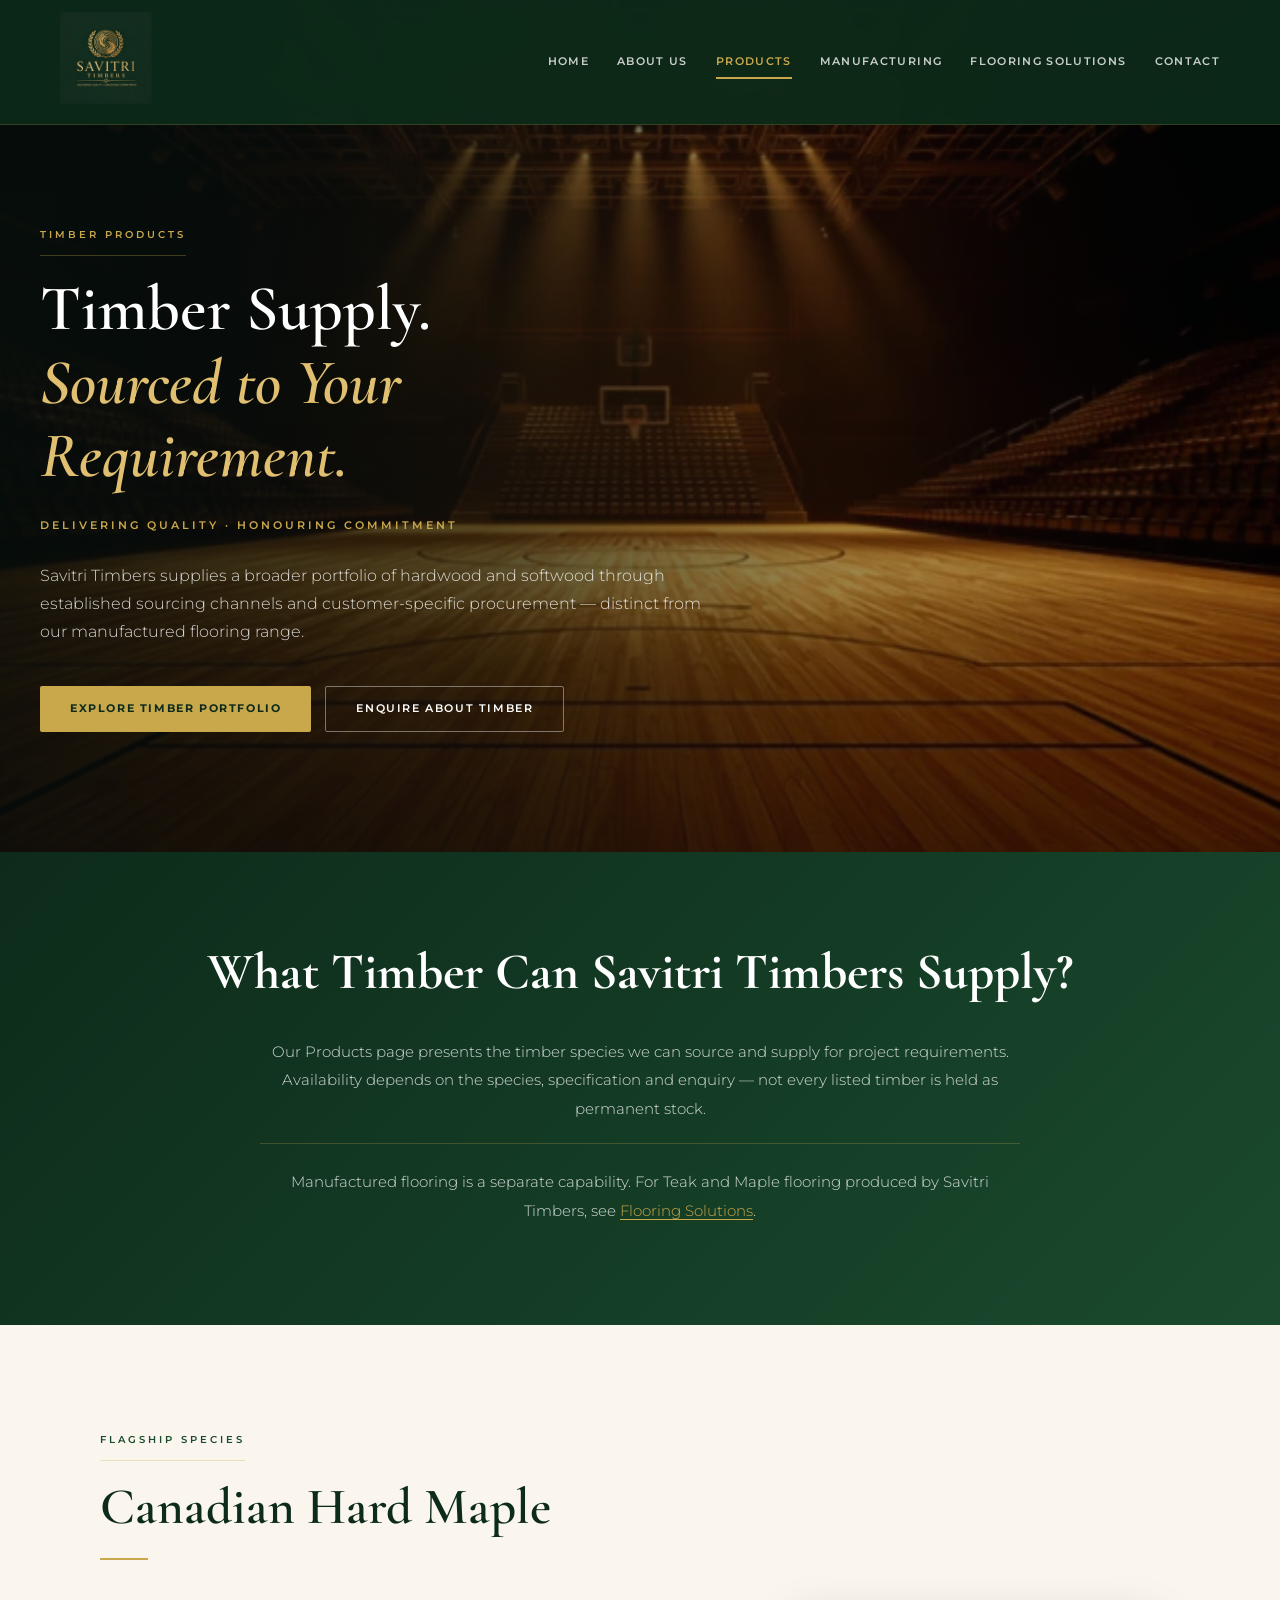
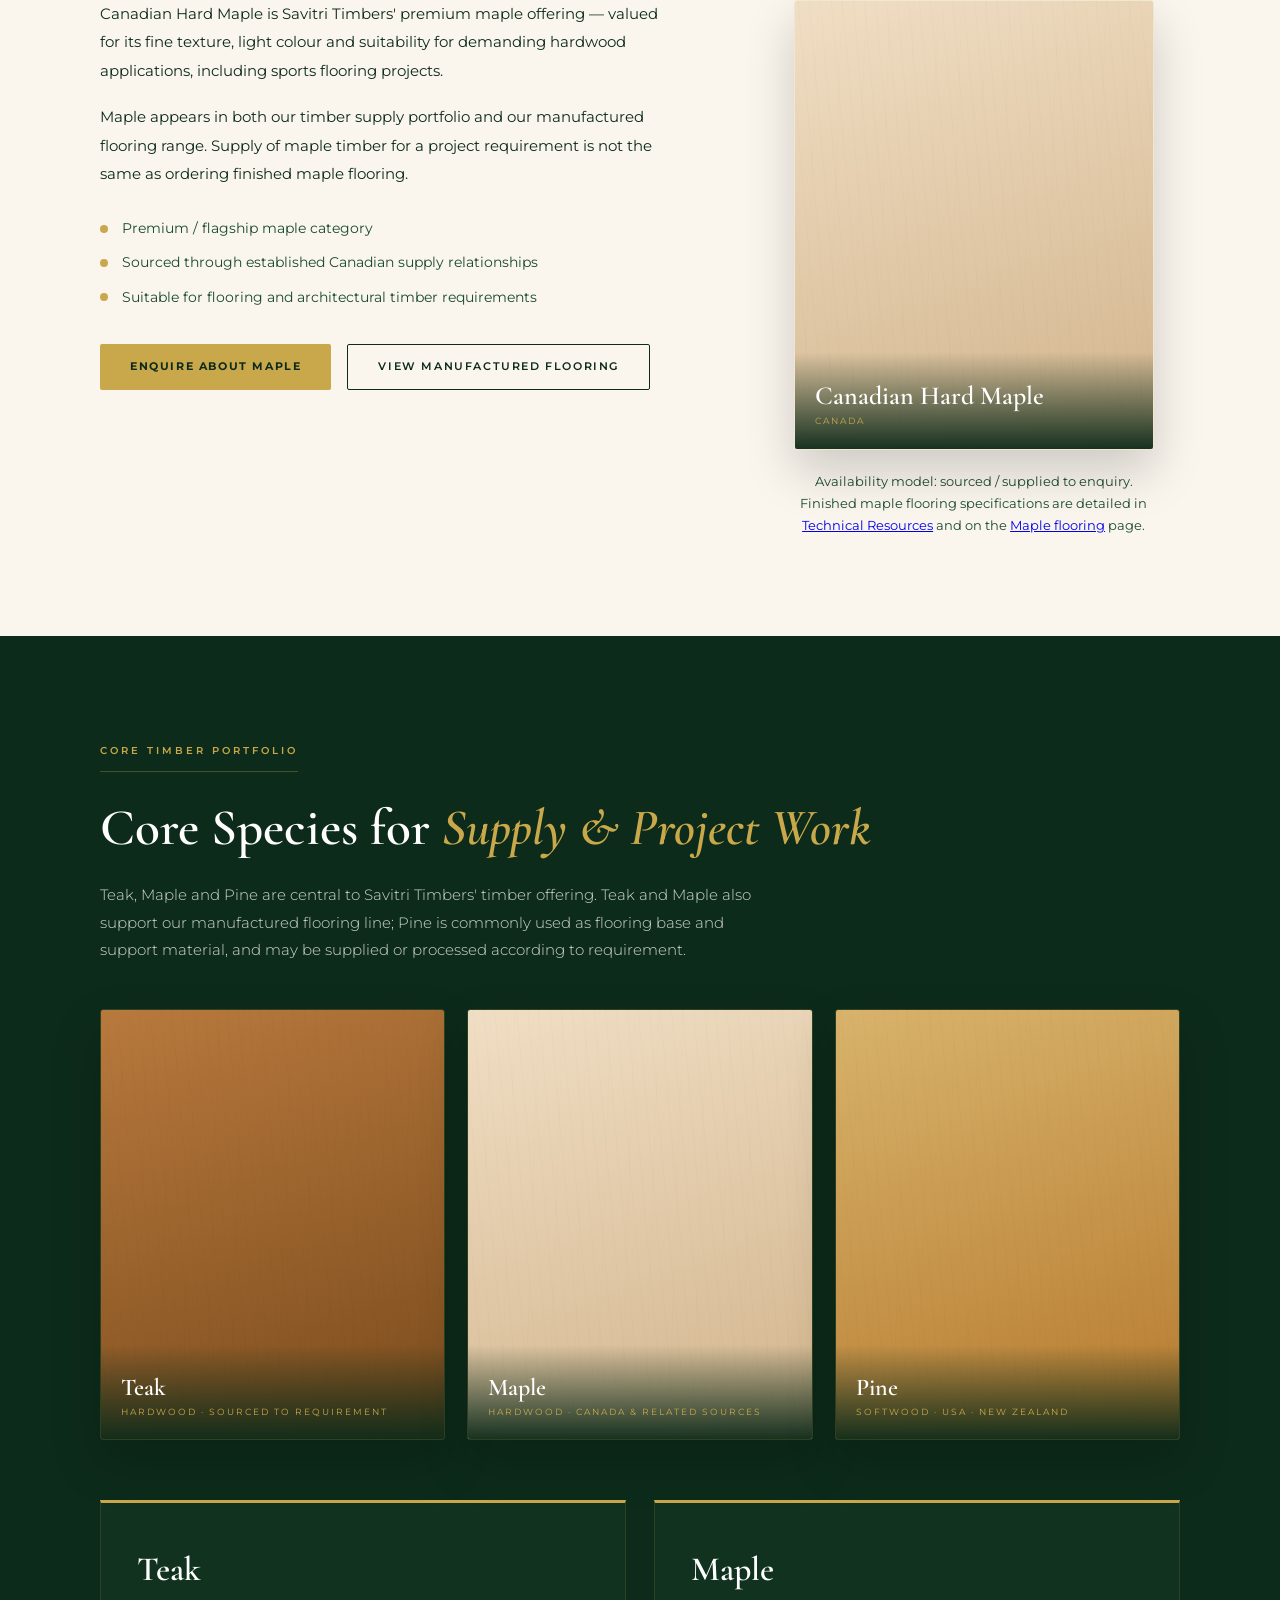
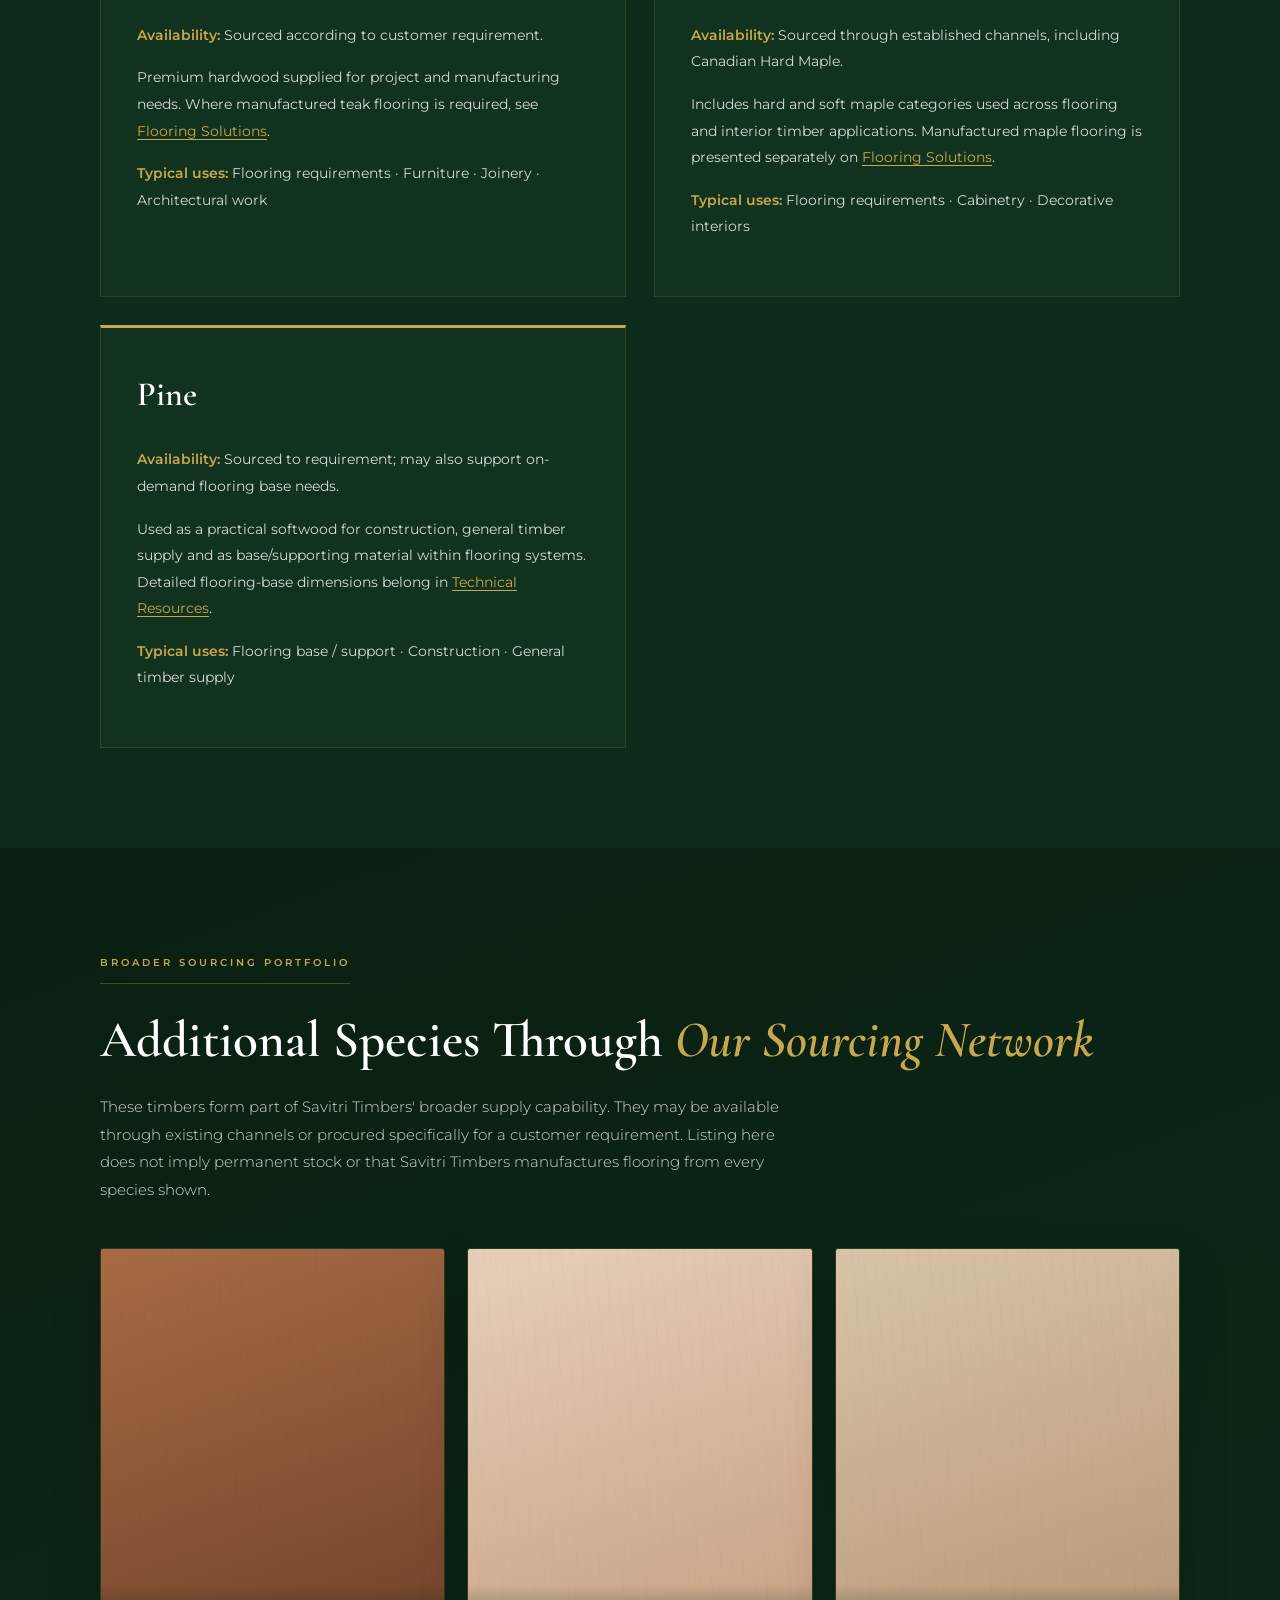
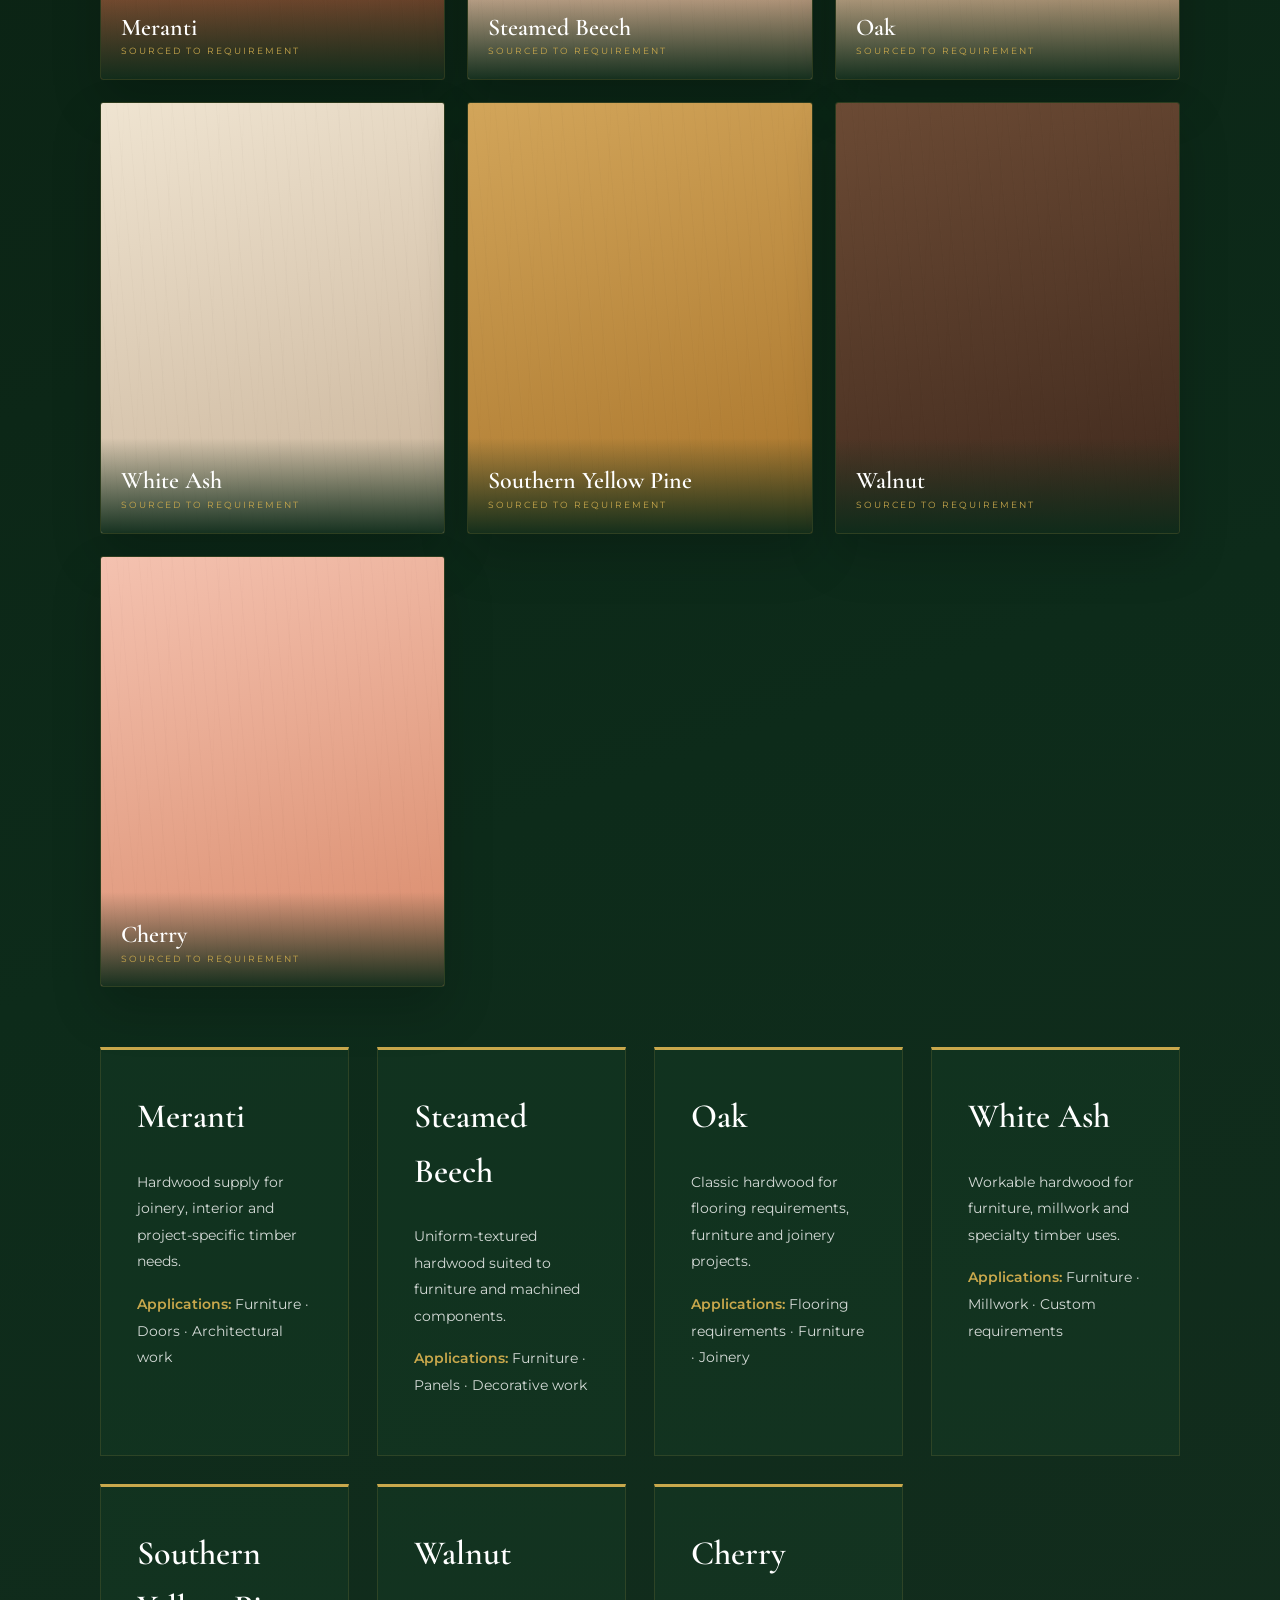
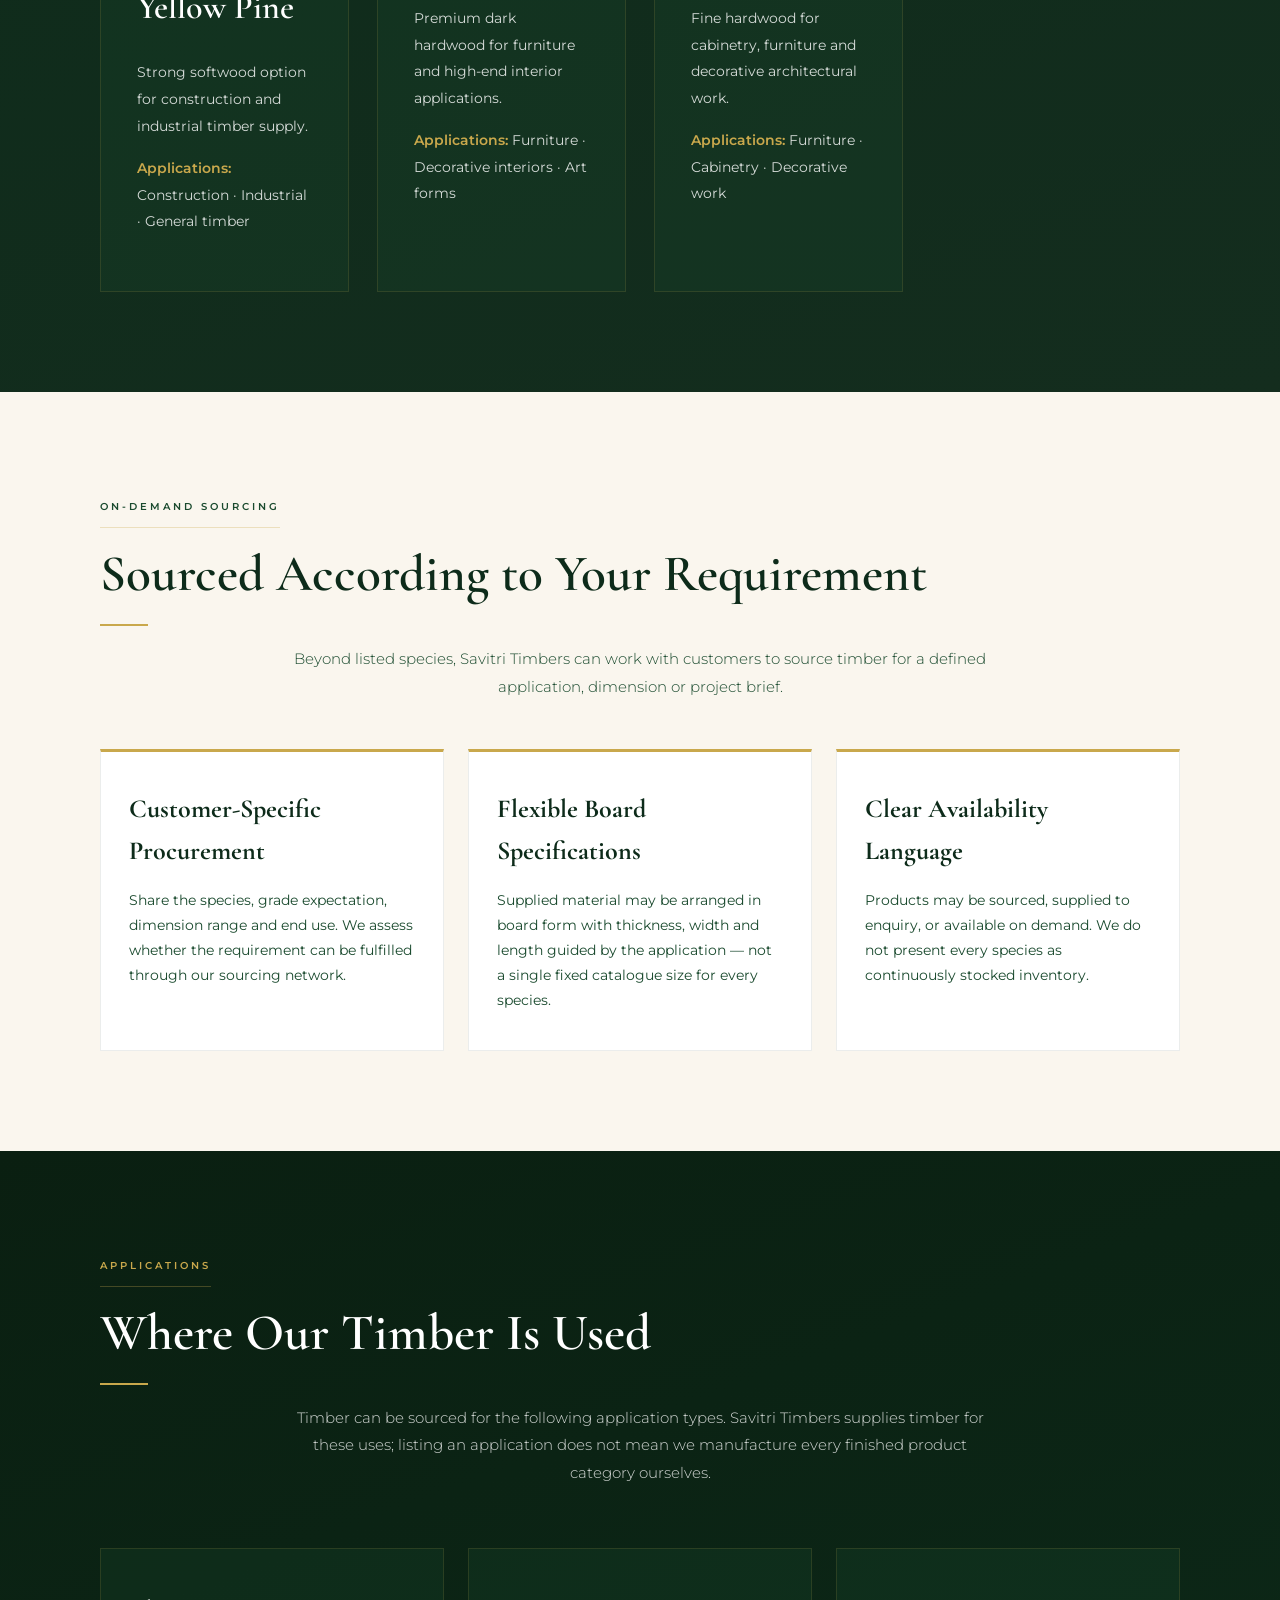
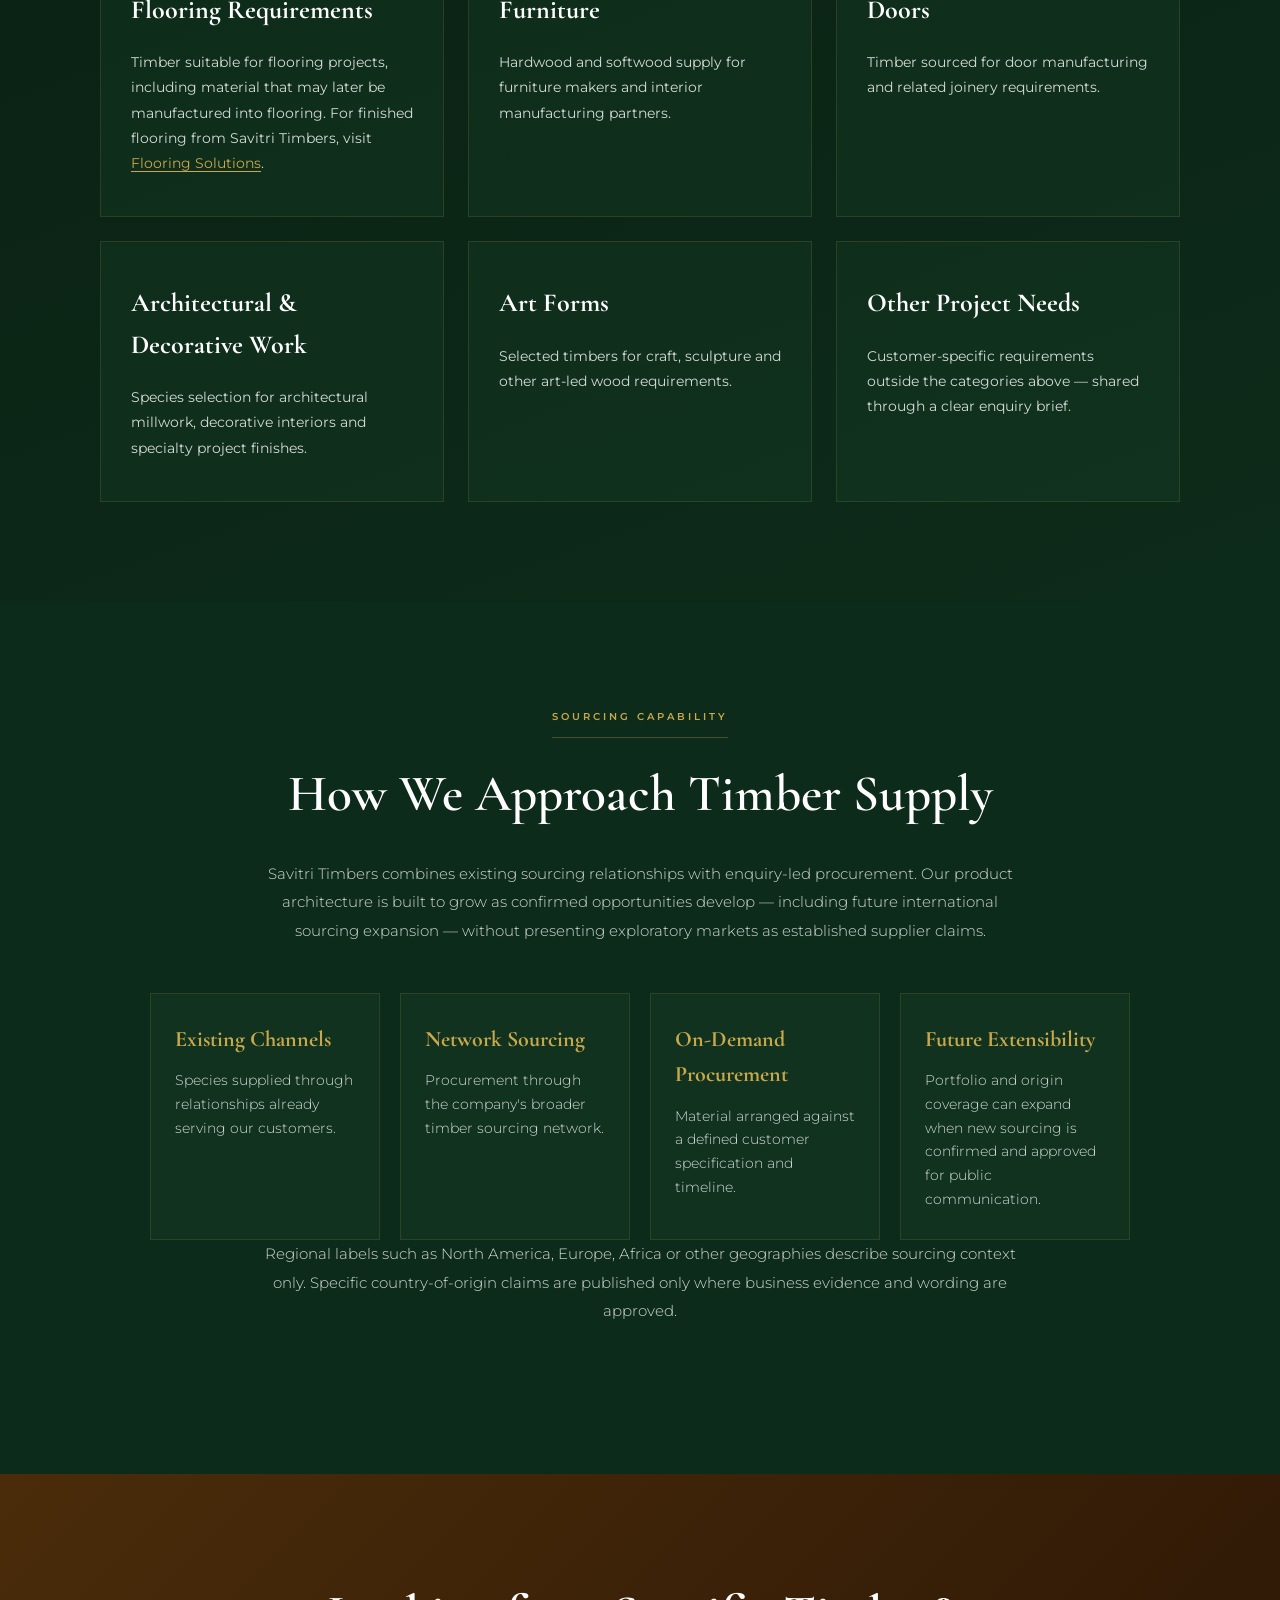
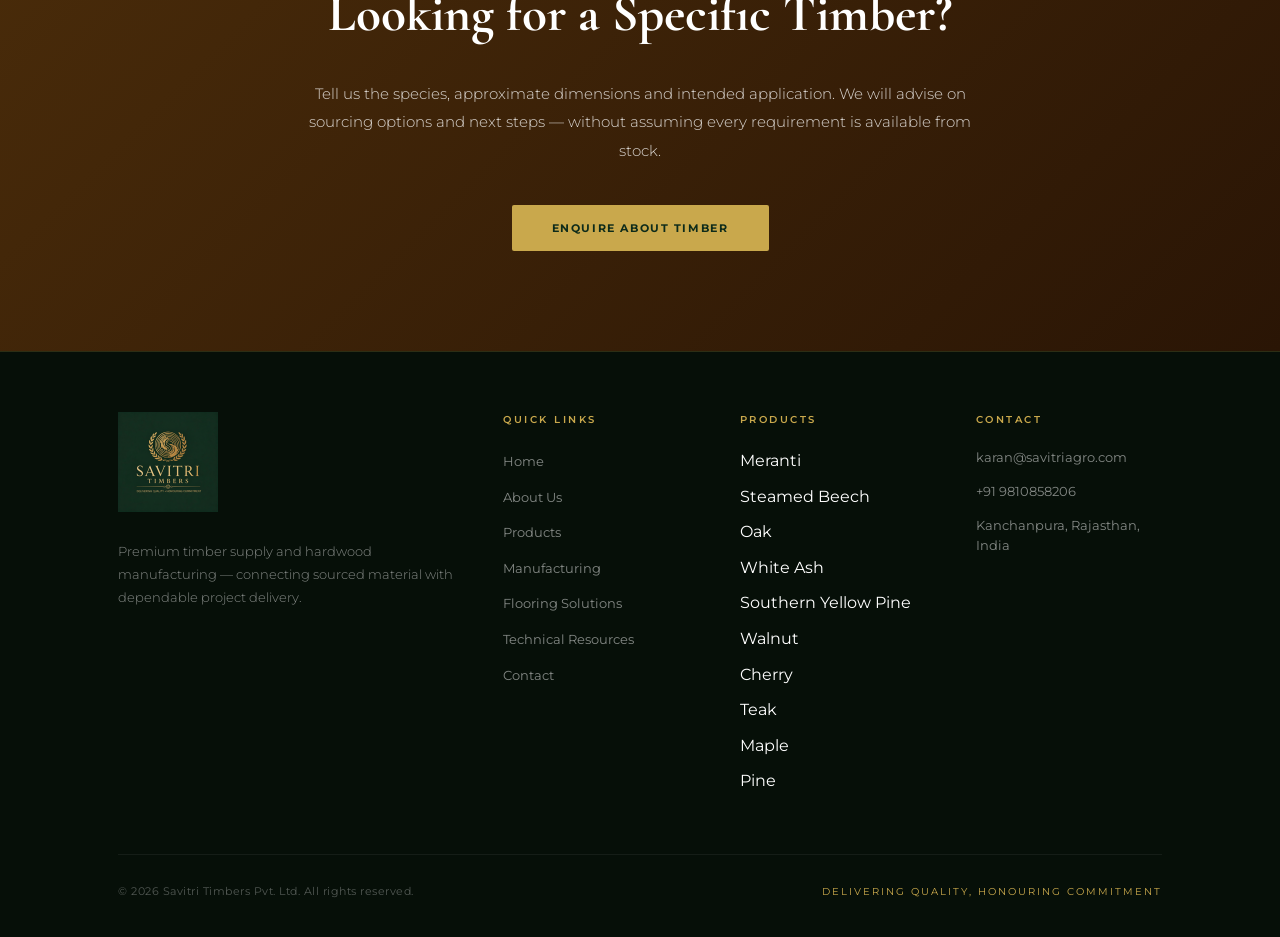
<file: products.html>
<!DOCTYPE html>
<html lang="en">
<head>
    <meta charset="UTF-8">
    <meta name="viewport" content="width=device-width, initial-scale=1.0">
    <title>Timber Products &amp; Sourcing | Savitri Timbers</title>
    <meta name="description" content="Explore Savitri Timbers' timber products and sourcing capability — hardwood and softwood species supplied to requirement for flooring, furniture, doors and architectural work.">
    <meta property="og:title" content="Timber Products &amp; Sourcing | Savitri Timbers">
    <meta property="og:description" content="Broader timber supply and sourcing capability across hardwood and softwood species, including customer-specific and on-demand procurement.">
    <meta property="og:type" content="website">
    <link rel="icon" href="images/favicon.png" type="image/png" sizes="64x64">
    <link rel="preconnect" href="https://fonts.googleapis.com">
    <link rel="preconnect" href="https://fonts.gstatic.com" crossorigin>
    <link rel="stylesheet" href="https://fonts.googleapis.com/css2?family=Cormorant+Garamond:ital,wght@0,300;0,400;0,500;0,600;0,700;1,400;1,600&amp;family=Montserrat:wght@300;400;500;600;700;800&amp;display=swap">
    <link rel="stylesheet" href="css/style.css">
    <link rel="stylesheet" href="css/products.css">
</head>

<body class="products-page">

<header>
    <div class="container">
        <a class="logo" href="index.html" aria-label="Savitri Timbers home">
            <img src="images/logo-mark.png" width="200" height="200" alt="Savitri Timbers Logo">
        </a>
        <nav aria-label="Primary navigation">
            <a href="index.html">Home</a>
            <a href="about.html">About Us</a>
            <a href="products.html" class="active" aria-current="page">Products</a>
            <a href="manufacturing.html">Manufacturing</a>
            <a href="flooring/sports-flooring/">Flooring Solutions</a>
            <a href="contact.html">Contact</a>
        </nav>
    </div>
</header>

<main>

    <!-- 1. Hero -->
    <section class="products-hero" aria-labelledby="products-hero-title">
        <div class="hero-bg" aria-hidden="true"></div>
        <div class="hero-overlay" aria-hidden="true"></div>
        <div class="hero-content">
            <span class="section-tag">Timber Products</span>
            <h1 id="products-hero-title">
                Timber Supply.<br>
                <em>Sourced to Your Requirement.</em>
            </h1>
            <p class="tagline">Delivering Quality · Honouring Commitment</p>
            <p>
                Savitri Timbers supplies a broader portfolio of hardwood and softwood
                through established sourcing channels and customer-specific procurement —
                distinct from our manufactured flooring range.
            </p>
            <div class="hero-buttons">
                <a href="#portfolio" class="btn">Explore Timber Portfolio</a>
                <a href="contact.html?source=products" class="btn-outline">Enquire About Timber</a>
            </div>
        </div>
    </section>

    <!-- 2. Product Portfolio Introduction -->
    <section class="products-intro" aria-labelledby="products-intro-title">
        <div class="container">
            <h2 id="products-intro-title">What Timber Can Savitri Timbers Supply?</h2>
            <p>
                Our Products page presents the timber species we can source and supply
                for project requirements. Availability depends on the species, specification
                and enquiry — not every listed timber is held as permanent stock.
            </p>
            <p class="products-boundary">
                Manufactured flooring is a separate capability.
                For Teak and Maple flooring produced by Savitri Timbers,
                see <a href="flooring/sports-flooring/">Flooring Solutions</a>.
            </p>
        </div>
    </section>

    <!-- 3. Featured / Flagship Product -->
    <section class="products-flagship" aria-labelledby="flagship-title">
        <div class="container">
            <span class="section-tag">Flagship Species</span>
            <h2 id="flagship-title" class="section-title">Canadian Hard Maple</h2>
            <span class="gold-line" aria-hidden="true"></span>
            <div class="flagship-grid">
                <div class="flagship-copy">
                    <p>
                        Canadian Hard Maple is Savitri Timbers' premium maple offering —
                        valued for its fine texture, light colour and suitability for
                        demanding hardwood applications, including sports flooring projects.
                    </p>
                    <p>
                        Maple appears in both our timber supply portfolio and our
                        manufactured flooring range. Supply of maple timber for a project
                        requirement is not the same as ordering finished maple flooring.
                    </p>
                    <ul class="flagship-points" aria-label="Canadian Hard Maple highlights">
                        <li>Premium / flagship maple category</li>
                        <li>Sourced through established Canadian supply relationships</li>
                        <li>Suitable for flooring and architectural timber requirements</li>
                    </ul>
                    <div class="flagship-actions">
                        <a href="contact.html?source=products-maple" class="btn">Enquire About Maple</a>
                        <a href="flooring/maple/" class="btn-outline">View Manufactured Flooring</a>
                    </div>
                </div>
                <aside class="flagship-panel" aria-label="Canadian Hard Maple summary">
                    <div class="species-card maple flagship-visual" aria-hidden="true">
                        <div class="species-bg"></div>
                        <div class="wood-grain"></div>
                        <div class="species-info">
                            <div class="species-name">Canadian Hard Maple</div>
                            <div class="species-origin">Canada</div>
                        </div>
                    </div>
                    <p class="flagship-note">
                        Availability model: sourced / supplied to enquiry.
                        Finished maple flooring specifications are detailed in
                        <a href="technical-resources.html">Technical Resources</a>
                        and on the <a href="flooring/maple/">Maple flooring</a> page.
                    </p>
                </aside>
            </div>
        </div>
    </section>

    <!-- 4. Core Timber Portfolio -->
    <section class="species products-core" id="portfolio" aria-labelledby="core-portfolio-title">
        <div class="container">
            <span class="section-tag">Core Timber Portfolio</span>
            <h2 id="core-portfolio-title">
                Core Species for
                <em>Supply &amp; Project Work</em>
            </h2>
            <p class="section-sub">
                Teak, Maple and Pine are central to Savitri Timbers' timber offering.
                Teak and Maple also support our manufactured flooring line;
                Pine is commonly used as flooring base and support material,
                and may be supplied or processed according to requirement.
            </p>

            <div class="species-grid">
                <article class="species-card teak">
                    <div class="species-bg"></div>
                    <div class="wood-grain"></div>
                    <div class="species-info">
                        <h3 class="species-name">Teak</h3>
                        <p class="species-origin">Hardwood · Sourced to requirement</p>
                    </div>
                </article>

                <article class="species-card maple">
                    <div class="species-bg"></div>
                    <div class="wood-grain"></div>
                    <div class="species-info">
                        <h3 class="species-name">Maple</h3>
                        <p class="species-origin">Hardwood · Canada &amp; related sources</p>
                    </div>
                </article>

                <article class="species-card pine">
                    <div class="species-bg"></div>
                    <div class="wood-grain"></div>
                    <div class="species-info">
                        <h3 class="species-name">Pine</h3>
                        <p class="species-origin">Softwood · USA · New Zealand</p>
                    </div>
                </article>
            </div>

            <div class="species-detail-grid core-detail-grid">
                <article class="species-detail-card">
                    <h3>Teak</h3>
                    <p>
                        <strong>Availability:</strong>
                        Sourced according to customer requirement.
                    </p>
                    <p>
                        Premium hardwood supplied for project and manufacturing needs.
                        Where manufactured teak flooring is required,
                        see <a href="flooring/teak/">Flooring Solutions</a>.
                    </p>
                    <p>
                        <strong>Typical uses:</strong>
                        Flooring requirements · Furniture · Joinery · Architectural work
                    </p>
                </article>

                <article class="species-detail-card">
                    <h3>Maple</h3>
                    <p>
                        <strong>Availability:</strong>
                        Sourced through established channels, including Canadian Hard Maple.
                    </p>
                    <p>
                        Includes hard and soft maple categories used across flooring and
                        interior timber applications. Manufactured maple flooring is presented
                        separately on <a href="flooring/maple/">Flooring Solutions</a>.
                    </p>
                    <p>
                        <strong>Typical uses:</strong>
                        Flooring requirements · Cabinetry · Decorative interiors
                    </p>
                </article>

                <article class="species-detail-card">
                    <h3>Pine</h3>
                    <p>
                        <strong>Availability:</strong>
                        Sourced to requirement; may also support on-demand flooring base needs.
                    </p>
                    <p>
                        Used as a practical softwood for construction, general timber supply
                        and as base/supporting material within flooring systems.
                        Detailed flooring-base dimensions belong in
                        <a href="technical-resources.html">Technical Resources</a>.
                    </p>
                    <p>
                        <strong>Typical uses:</strong>
                        Flooring base / support · Construction · General timber supply
                    </p>
                </article>
            </div>
        </div>
    </section>

    <!-- 5. Broader Sourcing Portfolio -->
    <section class="species products-broader" id="broader-portfolio" aria-labelledby="broader-portfolio-title">
        <div class="container">
            <span class="section-tag">Broader Sourcing Portfolio</span>
            <h2 id="broader-portfolio-title">
                Additional Species Through
                <em>Our Sourcing Network</em>
            </h2>
            <p class="section-sub">
                These timbers form part of Savitri Timbers' broader supply capability.
                They may be available through existing channels or procured specifically
                for a customer requirement. Listing here does not imply permanent stock
                or that Savitri Timbers manufactures flooring from every species shown.
            </p>

            <div class="species-grid">
                <article class="species-card meranti">
                    <div class="species-bg"></div>
                    <div class="wood-grain"></div>
                    <div class="species-info">
                        <h3 class="species-name">Meranti</h3>
                        <p class="species-origin">Sourced to requirement</p>
                    </div>
                </article>

                <article class="species-card steam-beech">
                    <div class="species-bg"></div>
                    <div class="wood-grain"></div>
                    <div class="species-info">
                        <h3 class="species-name">Steamed Beech</h3>
                        <p class="species-origin">Sourced to requirement</p>
                    </div>
                </article>

                <article class="species-card oak">
                    <div class="species-bg"></div>
                    <div class="wood-grain"></div>
                    <div class="species-info">
                        <h3 class="species-name">Oak</h3>
                        <p class="species-origin">Sourced to requirement</p>
                    </div>
                </article>

                <article class="species-card white-ash">
                    <div class="species-bg"></div>
                    <div class="wood-grain"></div>
                    <div class="species-info">
                        <h3 class="species-name">White Ash</h3>
                        <p class="species-origin">Sourced to requirement</p>
                    </div>
                </article>

                <article class="species-card syp">
                    <div class="species-bg"></div>
                    <div class="wood-grain"></div>
                    <div class="species-info">
                        <h3 class="species-name">Southern Yellow Pine</h3>
                        <p class="species-origin">Sourced to requirement</p>
                    </div>
                </article>

                <article class="species-card walnut">
                    <div class="species-bg"></div>
                    <div class="wood-grain"></div>
                    <div class="species-info">
                        <h3 class="species-name">Walnut</h3>
                        <p class="species-origin">Sourced to requirement</p>
                    </div>
                </article>

                <article class="species-card cherry">
                    <div class="species-bg"></div>
                    <div class="wood-grain"></div>
                    <div class="species-info">
                        <h3 class="species-name">Cherry</h3>
                        <p class="species-origin">Sourced to requirement</p>
                    </div>
                </article>
            </div>

            <div class="species-detail-grid broader-detail-grid">
                <article class="species-detail-card">
                    <h3>Meranti</h3>
                    <p>Hardwood supply for joinery, interior and project-specific timber needs.</p>
                    <p><strong>Applications:</strong> Furniture · Doors · Architectural work</p>
                </article>
                <article class="species-detail-card">
                    <h3>Steamed Beech</h3>
                    <p>Uniform-textured hardwood suited to furniture and machined components.</p>
                    <p><strong>Applications:</strong> Furniture · Panels · Decorative work</p>
                </article>
                <article class="species-detail-card">
                    <h3>Oak</h3>
                    <p>Classic hardwood for flooring requirements, furniture and joinery projects.</p>
                    <p><strong>Applications:</strong> Flooring requirements · Furniture · Joinery</p>
                </article>
                <article class="species-detail-card">
                    <h3>White Ash</h3>
                    <p>Workable hardwood for furniture, millwork and specialty timber uses.</p>
                    <p><strong>Applications:</strong> Furniture · Millwork · Custom requirements</p>
                </article>
                <article class="species-detail-card">
                    <h3>Southern Yellow Pine</h3>
                    <p>Strong softwood option for construction and industrial timber supply.</p>
                    <p><strong>Applications:</strong> Construction · Industrial · General timber</p>
                </article>
                <article class="species-detail-card">
                    <h3>Walnut</h3>
                    <p>Premium dark hardwood for furniture and high-end interior applications.</p>
                    <p><strong>Applications:</strong> Furniture · Decorative interiors · Art forms</p>
                </article>
                <article class="species-detail-card">
                    <h3>Cherry</h3>
                    <p>Fine hardwood for cabinetry, furniture and decorative architectural work.</p>
                    <p><strong>Applications:</strong> Furniture · Cabinetry · Decorative work</p>
                </article>
            </div>
        </div>
    </section>

    <!-- 6. Customer-Specific / On-Demand Sourcing -->
    <section class="products-ondemand" aria-labelledby="ondemand-title">
        <div class="container">
            <span class="section-tag">On-Demand Sourcing</span>
            <h2 id="ondemand-title" class="section-title">Sourced According to Your Requirement</h2>
            <span class="gold-line" aria-hidden="true"></span>
            <p class="section-sub products-ondemand-lead">
                Beyond listed species, Savitri Timbers can work with customers to source
                timber for a defined application, dimension or project brief.
            </p>
            <div class="ondemand-grid">
                <article class="ondemand-card">
                    <h3>Customer-Specific Procurement</h3>
                    <p>
                        Share the species, grade expectation, dimension range and end use.
                        We assess whether the requirement can be fulfilled through our
                        sourcing network.
                    </p>
                </article>
                <article class="ondemand-card">
                    <h3>Flexible Board Specifications</h3>
                    <p>
                        Supplied material may be arranged in board form with thickness,
                        width and length guided by the application — not a single fixed
                        catalogue size for every species.
                    </p>
                </article>
                <article class="ondemand-card">
                    <h3>Clear Availability Language</h3>
                    <p>
                        Products may be sourced, supplied to enquiry, or available on demand.
                        We do not present every species as continuously stocked inventory.
                    </p>
                </article>
            </div>
        </div>
    </section>

    <!-- 7. Typical Applications -->
    <section class="applications" aria-labelledby="applications-title">
        <div class="container">
            <span class="section-tag">Applications</span>
            <h2 id="applications-title" class="section-title">Where Our Timber Is Used</h2>
            <span class="gold-line" aria-hidden="true"></span>
            <p class="section-sub applications-lead">
                Timber can be sourced for the following application types.
                Savitri Timbers supplies timber for these uses; listing an application
                does not mean we manufacture every finished product category ourselves.
            </p>
            <div class="application-grid">
                <article class="application-card">
                    <h3>Flooring Requirements</h3>
                    <p>
                        Timber suitable for flooring projects, including material that may
                        later be manufactured into flooring. For finished flooring from
                        Savitri Timbers, visit <a href="flooring/sports-flooring/">Flooring Solutions</a>.
                    </p>
                </article>
                <article class="application-card">
                    <h3>Furniture</h3>
                    <p>
                        Hardwood and softwood supply for furniture makers and interior
                        manufacturing partners.
                    </p>
                </article>
                <article class="application-card">
                    <h3>Doors</h3>
                    <p>
                        Timber sourced for door manufacturing and related joinery requirements.
                    </p>
                </article>
                <article class="application-card">
                    <h3>Architectural &amp; Decorative Work</h3>
                    <p>
                        Species selection for architectural millwork, decorative interiors
                        and specialty project finishes.
                    </p>
                </article>
                <article class="application-card">
                    <h3>Art Forms</h3>
                    <p>
                        Selected timbers for craft, sculpture and other art-led wood requirements.
                    </p>
                </article>
                <article class="application-card">
                    <h3>Other Project Needs</h3>
                    <p>
                        Customer-specific requirements outside the categories above —
                        shared through a clear enquiry brief.
                    </p>
                </article>
            </div>
        </div>
    </section>

    <!-- 8. Sourcing Capability -->
    <section class="sourcing products-sourcing" aria-labelledby="sourcing-capability-title">
        <div class="container">
            <span class="section-tag">Sourcing Capability</span>
            <h2 id="sourcing-capability-title">How We Approach Timber Supply</h2>
            <p>
                Savitri Timbers combines existing sourcing relationships with
                enquiry-led procurement. Our product architecture is built to grow
                as confirmed opportunities develop — including future international
                sourcing expansion — without presenting exploratory markets as
                established supplier claims.
            </p>
            <div class="capability-grid">
                <article class="capability-item">
                    <h3>Existing Channels</h3>
                    <p>Species supplied through relationships already serving our customers.</p>
                </article>
                <article class="capability-item">
                    <h3>Network Sourcing</h3>
                    <p>Procurement through the company's broader timber sourcing network.</p>
                </article>
                <article class="capability-item">
                    <h3>On-Demand Procurement</h3>
                    <p>Material arranged against a defined customer specification and timeline.</p>
                </article>
                <article class="capability-item">
                    <h3>Future Extensibility</h3>
                    <p>
                        Portfolio and origin coverage can expand when new sourcing is
                        confirmed and approved for public communication.
                    </p>
                </article>
            </div>
            <p class="sourcing-footnote">
                Regional labels such as North America, Europe, Africa or other geographies
                describe sourcing context only. Specific country-of-origin claims are published
                only where business evidence and wording are approved.
            </p>
        </div>
    </section>

    <!-- 9. Enquiry CTA -->
    <section class="product-cta" id="enquiry" aria-labelledby="products-cta-title">
        <div class="container">
            <h2 id="products-cta-title">Looking for a Specific Timber?</h2>
            <p>
                Tell us the species, approximate dimensions and intended application.
                We will advise on sourcing options and next steps — without assuming
                every requirement is available from stock.
            </p>
            <a href="contact.html?source=products-cta" class="btn">Enquire About Timber</a>
        </div>
    </section>

</main>

<footer>
    <div class="container">
        <div class="footer-top">
            <div class="footer-brand">
                <img src="images/logo-mark.png" width="200" height="200"
                     alt="Savitri Timbers"
                     class="footer-logo">
                <p>
                    Premium timber supply and hardwood manufacturing —
                    connecting sourced material with dependable project delivery.
                </p>
            </div>

            <div class="footer-col">
                <h2>Quick Links</h2>
                <ul>
                    <li><a href="index.html">Home</a></li>
                    <li><a href="about.html">About Us</a></li>
                    <li><a href="products.html">Products</a></li>
                    <li><a href="manufacturing.html">Manufacturing</a></li>
                    <li><a href="flooring/sports-flooring/">Flooring Solutions</a></li>
                    <li><a href="technical-resources.html">Technical Resources</a></li>
                    <li><a href="contact.html">Contact</a></li>
                </ul>
            </div>

            <div class="footer-col">
                <h2>Products</h2>
                <ul>
                    <li>Meranti</li>
                    <li>Steamed Beech</li>
                    <li>Oak</li>
                    <li>White Ash</li>
                    <li>Southern Yellow Pine</li>
                    <li>Walnut</li>
                    <li>Cherry</li>
                    <li>Teak</li>
                    <li>Maple</li>
                    <li>Pine</li>
                </ul>
            </div>

            <div class="footer-col">
                <h2>Contact</h2>
                <div class="footer-contact-item">
                    <span class="contact-text">karan@savitriagro.com</span>
                </div>
                <div class="footer-contact-item">
                    <span class="contact-text">+91 9810858206</span>
                </div>
                <div class="footer-contact-item">
                    <span class="contact-text">Kanchanpura, Rajasthan, India</span>
                </div>
            </div>
        </div>

        <div class="footer-bottom">
            <p>© 2026 Savitri Timbers Pvt. Ltd. All rights reserved.</p>
            <div class="footer-tagline">Delivering Quality, Honouring Commitment</div>
        </div>
    </div>
</footer>

</body>
</html>
</file>
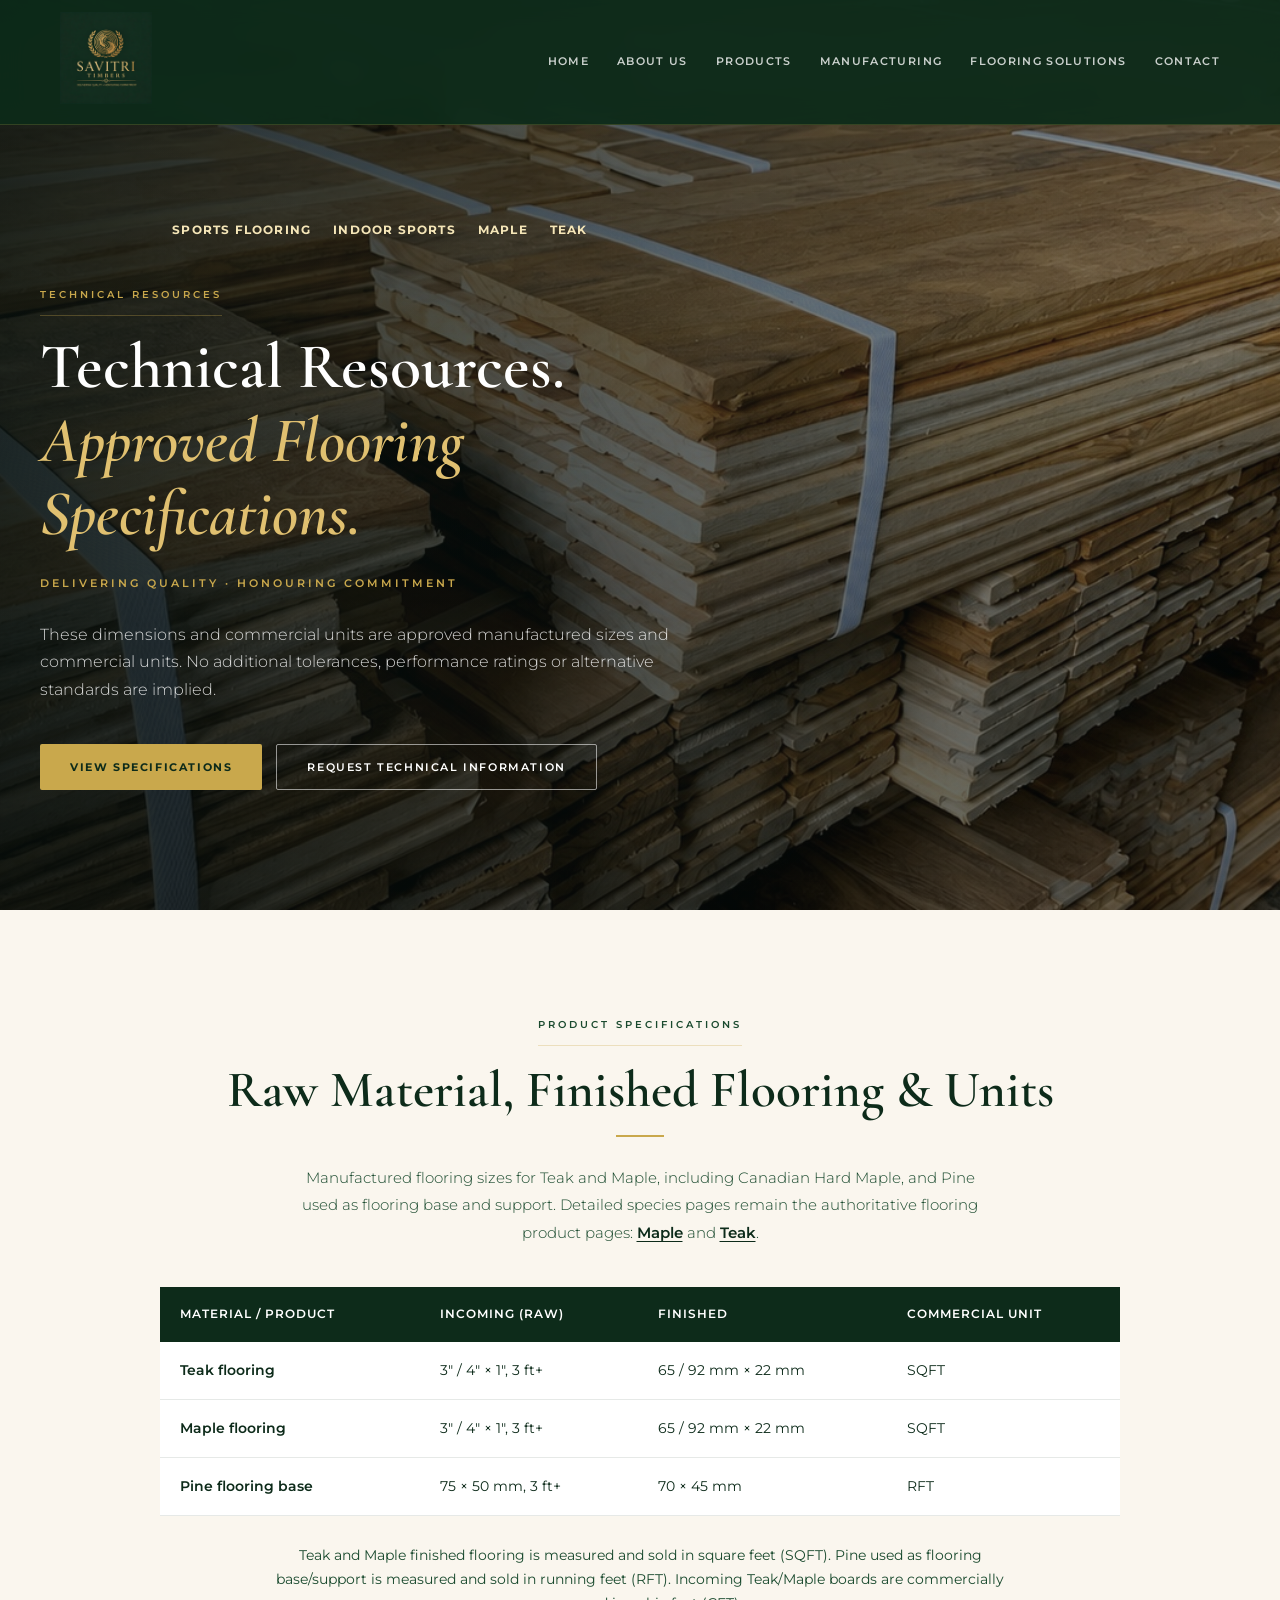
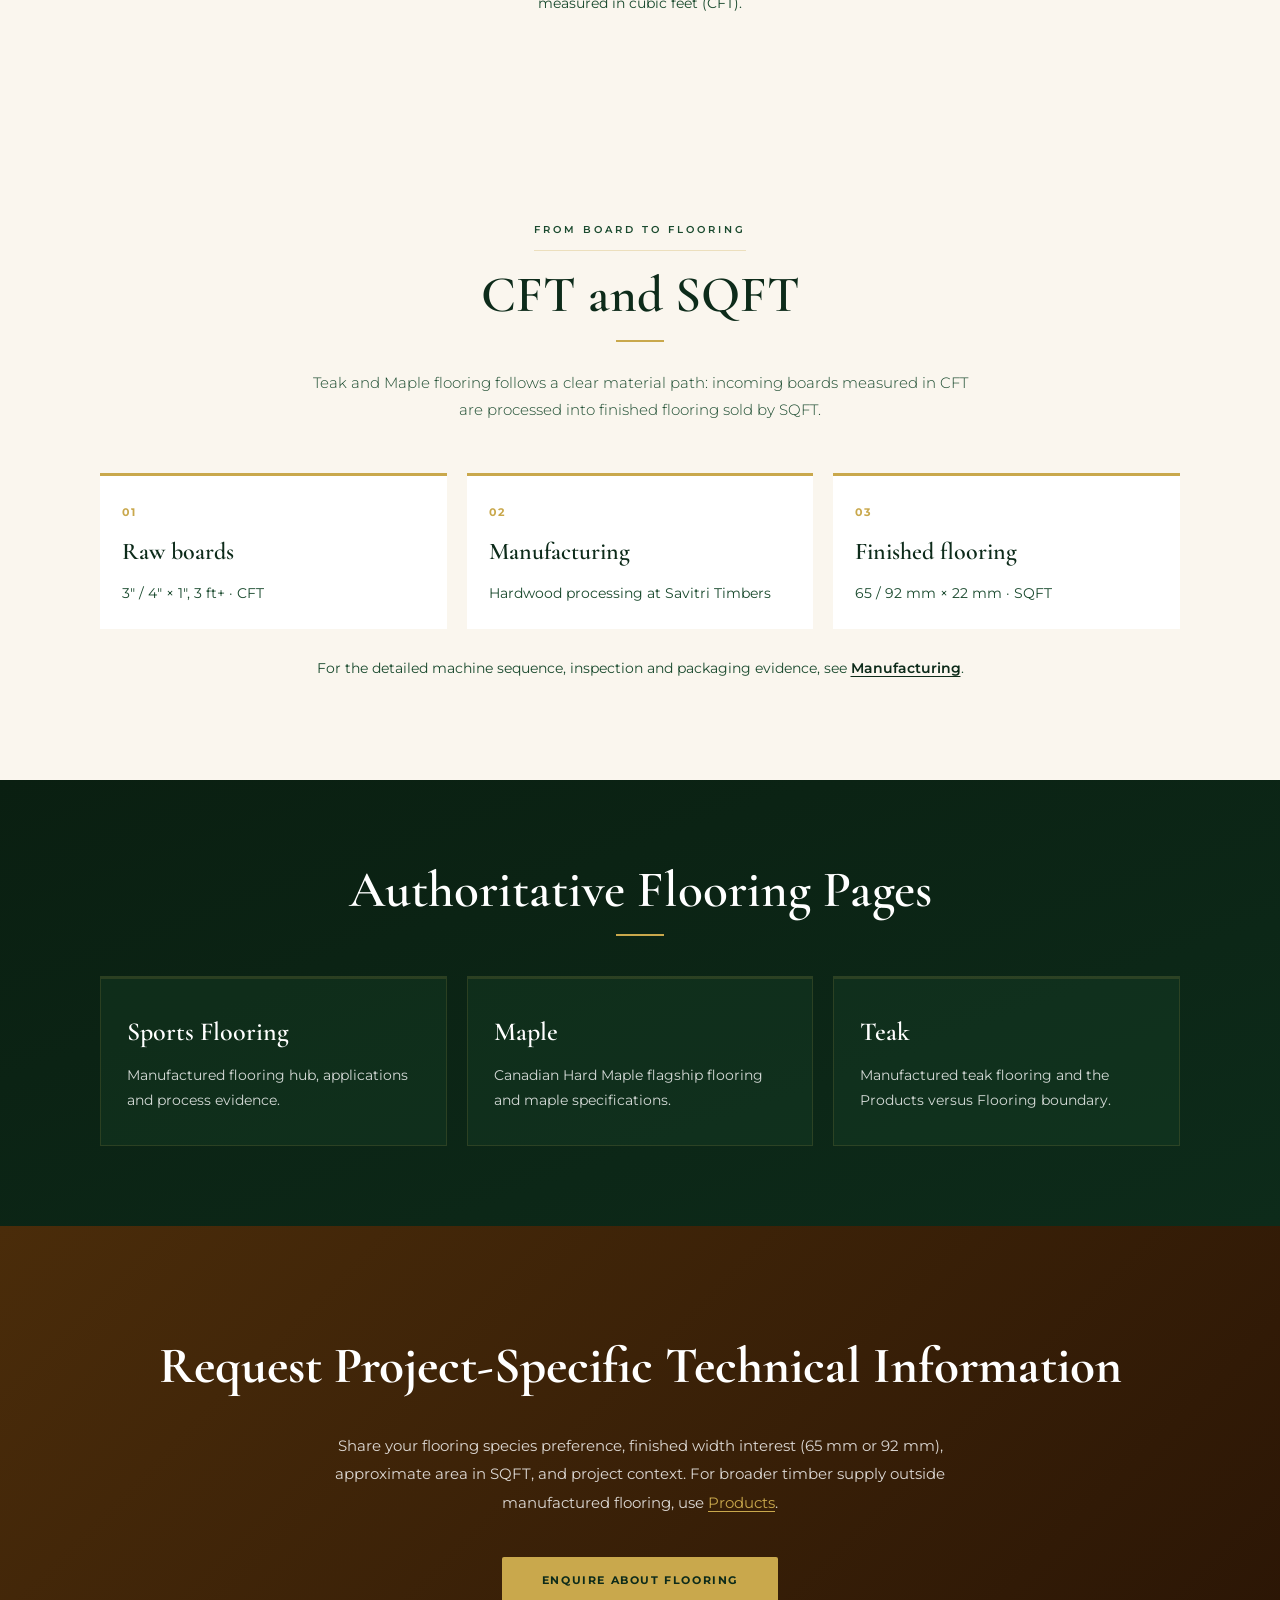
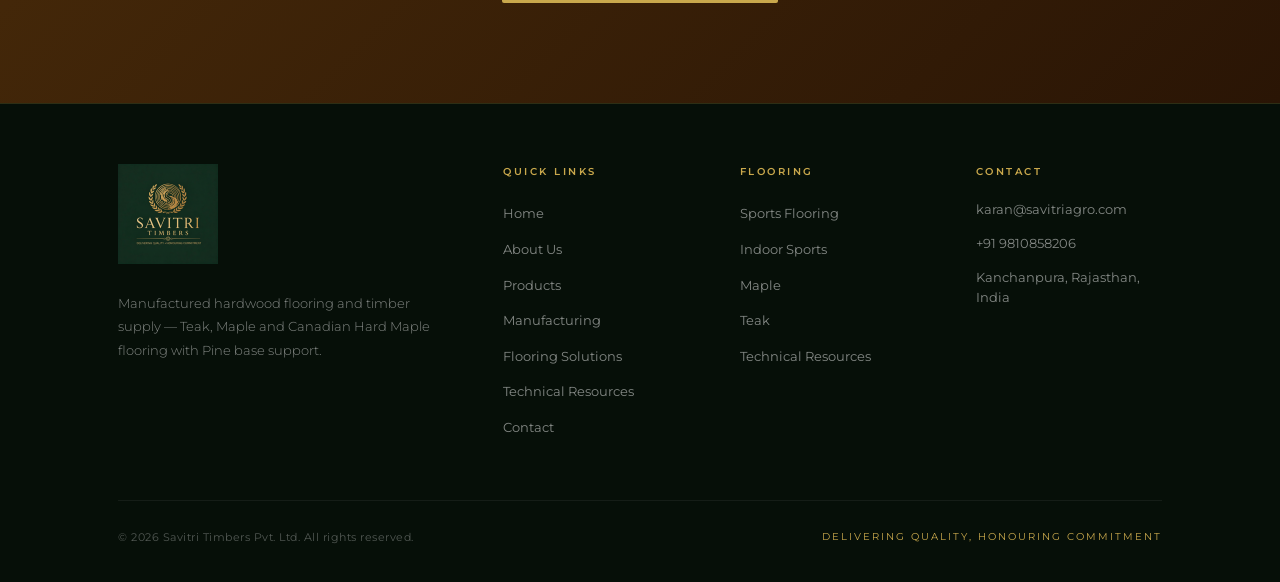
<file: technical-resources.html>
<!DOCTYPE html>
<html lang="en">
<head>
    <meta charset="UTF-8">
    <meta name="viewport" content="width=device-width, initial-scale=1.0">
    <title>Technical Resources | Savitri Timbers</title>
    <meta name="description" content="Approved manufactured flooring dimensions and commercial units for Savitri Timbers Teak and Maple flooring, with links to Maple, Teak and Manufacturing pages.">
    <meta property="og:title" content="Technical Resources | Savitri Timbers">
    <meta property="og:description" content="Finished flooring sizes, raw-material units and CFT/SQFT distinctions for Savitri Timbers manufactured flooring.">
    <meta property="og:type" content="website">
    <link rel="icon" href="images/favicon.png" type="image/png" sizes="64x64">
    <link rel="canonical" href="https://savitriagro.com/technical-resources">
    <link rel="preconnect" href="https://fonts.googleapis.com">
    <link rel="preconnect" href="https://fonts.gstatic.com" crossorigin>
    <link rel="stylesheet" href="https://fonts.googleapis.com/css2?family=Cormorant+Garamond:ital,wght@0,300;0,400;0,500;0,600;0,700;1,400;1,600&amp;family=Montserrat:wght@300;400;500;600;700;800&amp;display=swap">
    <link rel="stylesheet" href="css/style.css">
    <link rel="stylesheet" href="css/flooring.css">
</head>

<body class="flooring-page">

<header>
    <div class="container">
        <a class="logo" href="index.html" aria-label="Savitri Timbers home">
            <img src="images/logo-mark.png" width="200" height="200" alt="Savitri Timbers Logo">
        </a>
        <nav aria-label="Primary navigation">
            <a href="index.html">Home</a>
            <a href="about.html">About Us</a>
            <a href="products.html">Products</a>
            <a href="manufacturing.html">Manufacturing</a>
            <a href="flooring/sports-flooring/">Flooring Solutions</a>
            <a href="contact.html">Contact</a>
        </nav>
    </div>
</header>

<main>

    <section class="flooring-hero" aria-labelledby="tech-hero-title">
        <div class="hero-bg" aria-hidden="true"></div>
        <div class="hero-overlay" aria-hidden="true"></div>
        <div class="hero-content">
            <nav class="flooring-local-nav" aria-label="Flooring discovery">
                <a href="flooring/sports-flooring/">Sports Flooring</a>
                <a href="flooring/indoor-sports/">Indoor Sports</a>
                <a href="flooring/maple/">Maple</a>
                <a href="flooring/teak/">Teak</a>
            </nav>
            <span class="section-tag">Technical Resources</span>
            <h1 id="tech-hero-title">
                Technical Resources.<br>
                <em>Approved Flooring Specifications.</em>
            </h1>
            <p class="tagline">Delivering Quality · Honouring Commitment</p>
            <p>
                These dimensions and commercial units are approved manufactured sizes and commercial units.
                No additional tolerances, performance ratings or alternative standards are implied.
            </p>
            <div class="hero-buttons">
                <a href="#specifications" class="btn">View Specifications</a>
                <a href="contact.html?source=technical-hero" class="btn-outline">Request Technical Information</a>
            </div>
        </div>
    </section>

    <section class="flooring-specs" id="specifications" aria-labelledby="specs-title">
        <div class="container">
            <span class="section-tag">Product Specifications</span>
            <h2 id="specs-title" class="section-title">Raw Material, Finished Flooring &amp; Units</h2>
            <span class="gold-line" aria-hidden="true"></span>
            <p class="section-sub">
                Manufactured flooring sizes for Teak and Maple, including Canadian Hard Maple,
                and Pine used as flooring base and support. Detailed species pages remain the
                authoritative flooring product pages:
                <a href="flooring/maple/">Maple</a> and
                <a href="flooring/teak/">Teak</a>.
            </p>
            <div class="flooring-table-wrap">
                <table class="flooring-table">
                    <caption class="visually-hidden">Flooring raw material, finished sizes and commercial units</caption>
                    <thead>
                        <tr>
                            <th scope="col">Material / Product</th>
                            <th scope="col">Incoming (raw)</th>
                            <th scope="col">Finished</th>
                            <th scope="col">Commercial unit</th>
                        </tr>
                    </thead>
                    <tbody>
                        <tr>
                            <th scope="row">Teak flooring</th>
                            <td>3″ / 4″ × 1″, 3 ft+</td>
                            <td>65 / 92 mm × 22 mm</td>
                            <td>SQFT</td>
                        </tr>
                        <tr>
                            <th scope="row">Maple flooring</th>
                            <td>3″ / 4″ × 1″, 3 ft+</td>
                            <td>65 / 92 mm × 22 mm</td>
                            <td>SQFT</td>
                        </tr>
                        <tr>
                            <th scope="row">Pine flooring base</th>
                            <td>75 × 50 mm, 3 ft+</td>
                            <td>70 × 45 mm</td>
                            <td>RFT</td>
                        </tr>
                    </tbody>
                </table>
            </div>
            <p class="flooring-specs-note">
                Teak and Maple finished flooring is measured and sold in square feet (SQFT).
                Pine used as flooring base/support is measured and sold in running feet (RFT).
                Incoming Teak/Maple boards are commercially measured in cubic feet (CFT).
            </p>
        </div>
    </section>

    <section class="flooring-process" aria-labelledby="units-title">
        <div class="container">
            <span class="section-tag">From Board to Flooring</span>
            <h2 id="units-title" class="section-title">CFT and SQFT</h2>
            <span class="gold-line" aria-hidden="true"></span>
            <p class="section-sub">
                Teak and Maple flooring follows a clear material path:
                incoming boards measured in CFT are processed into finished flooring sold by SQFT.
            </p>
            <ol class="flooring-flow">
                <li>
                    <strong>Raw boards</strong>
                    <span>3″ / 4″ × 1″, 3 ft+ · CFT</span>
                </li>
                <li>
                    <strong>Manufacturing</strong>
                    <span>Hardwood processing at Savitri Timbers</span>
                </li>
                <li>
                    <strong>Finished flooring</strong>
                    <span>65 / 92 mm × 22 mm · SQFT</span>
                </li>
            </ol>
            <p class="flooring-process-link">
                For the detailed machine sequence, inspection and packaging evidence,
                see <a href="manufacturing.html">Manufacturing</a>.
            </p>
        </div>
    </section>

    <section class="flooring-related" aria-labelledby="related-title">
        <div class="container">
            <h2 id="related-title" class="section-title">Authoritative Flooring Pages</h2>
            <span class="gold-line" aria-hidden="true"></span>
            <div class="flooring-related-grid">
                <a class="flooring-discover-card" href="flooring/sports-flooring/">
                    <h4>Sports Flooring</h4>
                    <p>Manufactured flooring hub, applications and process evidence.</p>
                </a>
                <a class="flooring-discover-card" href="flooring/maple/">
                    <h4>Maple</h4>
                    <p>Canadian Hard Maple flagship flooring and maple specifications.</p>
                </a>
                <a class="flooring-discover-card" href="flooring/teak/">
                    <h4>Teak</h4>
                    <p>Manufactured teak flooring and the Products versus Flooring boundary.</p>
                </a>
            </div>
        </div>
    </section>

    <section class="flooring-cta" id="enquiry" aria-labelledby="tech-cta-title">
        <div class="container">
            <h2 id="tech-cta-title">Request Project-Specific Technical Information</h2>
            <p>
                Share your flooring species preference, finished width interest
                (65 mm or 92 mm), approximate area in SQFT, and project context.
                For broader timber supply outside manufactured flooring,
                use <a href="products.html">Products</a>.
            </p>
            <a href="contact.html?source=technical-cta" class="btn">Enquire About Flooring</a>
        </div>
    </section>

</main>

<footer>
    <div class="container">
        <div class="footer-top">
            <div class="footer-brand">
                <img src="images/logo-mark.png" width="200" height="200" alt="Savitri Timbers" class="footer-logo">
                <p>
                    Manufactured hardwood flooring and timber supply —
                    Teak, Maple and Canadian Hard Maple flooring with Pine base support.
                </p>
            </div>
            <div class="footer-col">
                <h2>Quick Links</h2>
                <ul>
                    <li><a href="index.html">Home</a></li>
                    <li><a href="about.html">About Us</a></li>
                    <li><a href="products.html">Products</a></li>
                    <li><a href="manufacturing.html">Manufacturing</a></li>
                    <li><a href="flooring/sports-flooring/">Flooring Solutions</a></li>
                    <li><a href="technical-resources.html">Technical Resources</a></li>
                    <li><a href="contact.html">Contact</a></li>
                </ul>
            </div>
            <div class="footer-col">
                <h2>Flooring</h2>
                <ul>
                    <li><a href="flooring/sports-flooring/">Sports Flooring</a></li>
                    <li><a href="flooring/indoor-sports/">Indoor Sports</a></li>
                    <li><a href="flooring/maple/">Maple</a></li>
                    <li><a href="flooring/teak/">Teak</a></li>
                    <li><a href="technical-resources.html">Technical Resources</a></li>
                </ul>
            </div>
            <div class="footer-col">
                <h2>Contact</h2>
                <div class="footer-contact-item">
                    <span class="contact-text">karan@savitriagro.com</span>
                </div>
                <div class="footer-contact-item">
                    <span class="contact-text">+91 9810858206</span>
                </div>
                <div class="footer-contact-item">
                    <span class="contact-text">Kanchanpura, Rajasthan, India</span>
                </div>
            </div>
        </div>
        <div class="footer-bottom">
            <p>© 2026 Savitri Timbers Pvt. Ltd. All rights reserved.</p>
            <div class="footer-tagline">Delivering Quality, Honouring Commitment</div>
        </div>
    </div>
</footer>

</body>
</html>
</file>
<file: css/style.css>
:root {
  --green-dark: #0d2b1a;
  --green-mid: #1a4a2e;
  --green-light: #2d6a47;
  --gold: #c9a84c;
  --gold-light: #e0c070;
  --gold-pale: #f5e6b8;
  --white: #ffffff;
  --cream: #faf6ee;
  --text-light: rgba(255,255,255,0.82);
  --walnut: #4a2c0a;
}

* {
  margin: 0;
  padding: 0;
  box-sizing: border-box;
}

body {
font-family: 'Montserrat', sans-serif;
background: var(--green-mid);
color: var(--white);
overflow-x: hidden;
line-height: 1.6;
}

/* ── HEADER / NAV ── */
header {
    position: fixed;
    top: 0;
    left: 0;
    right: 0;
    z-index: 100;
    background: rgba(13,43,26,0.92);
    backdrop-filter: blur(12px);
    border-bottom: 1px solid rgba(201,168,76,0.2);
}

header .container {
    display: flex;
    align-items: center;
    justify-content: space-between;
    padding: 18px 60px;
    width: 100%;
    max-width: none;
}

.logo img {
    height: 140px;
    width: auto;
}

nav {
  display: flex;
  list-style: none;
  gap: 36px;
}

header nav a {
  font-size: 18px;
  font-weight: 800;
  letter-spacing: 1.6px;
  text-transform: uppercase;
  color: rgba(255,255,255,0.78);
  text-decoration: none;
  transition: color 0.3s;
  margin-left: 0;
}

header nav a:hover {
  color: var(--gold);
}

header nav a.active,
header nav a[aria-current="page"] {
    color: var(--gold);
}

header nav a.active::after,
header nav a[aria-current="page"]::after {
    content: '';
    display: block;
    width: 100%;
    height: 2px;
    background: var(--gold);
    margin-top: 6px;
}

/* ── HERO ── */
.hero {
    min-height: 100vh;
    position: relative;
    display: flex;
    flex-direction: column;
    justify-content: center;
    align-items: flex-start;
    text-align: left;
    overflow: hidden;
    padding: 120px 40px 80px;
    background:none;    
}

.hero-bg {
    position: absolute;
    inset: 0;
    z-index: 0;

    background:
        linear-gradient(
            90deg,
            rgba(7,17,14,.82) 0%,
            rgba(7,17,14,.62) 38%,
            rgba(7,17,14,.28) 65%,
            rgba(7,17,14,.10) 100%
        ),
        image-set(
            url("../assets/images/hero/arena-main.webp") type("image/webp"),
            url("../assets/images/hero/arena-clean-v1.jpg") type("image/jpeg")
        );

    background-size: cover;
    background-position: center center;
    background-repeat: no-repeat;
}
.hero-grid {
    display: none;
}

/*
.hero-grid div { background-size: cover; background-position: center; }
.hero-grid div:nth-child(1) { background: linear-gradient(135deg, #1a4a2e, #2d6a47); }
.hero-grid div:nth-child(2) { background: linear-gradient(135deg, #4a2c0a, #7a5020); }
.hero-grid div:nth-child(3) { background: linear-gradient(135deg, #1a4a2e, #0d2b1a); }
.hero-grid div:nth-child(4) { background: linear-gradient(135deg, #7a5020, #4a2c0a); }
.hero-grid div:nth-child(5) { background: linear-gradient(135deg, #2d6a47, #1a4a2e); }
.hero-grid div:nth-child(6) { background: linear-gradient(135deg, #0d2b1a, #1a4a2e); }
*/

.hero-overlay {
    position: absolute;
    inset: 0;
    z-index: 2;

    background:
        linear-gradient(
            180deg,
            rgba(0,0,0,.18) 0%,
            rgba(0,0,0,.05) 30%,
            rgba(0,0,0,.28) 100%
        );
}

.wood-texture {
    display: none;
}
/*
.wood-texture {
  position: absolute;
  inset: 0;
  z-index: 1;
  opacity: 0.04;
  background-image: repeating-linear-gradient(
    88deg, transparent 0px, transparent 18px, rgba(201,168,76,0.3) 18px, rgba(201,168,76,0.3) 19px
  );
}
*/
/*
.hero-content {
    position: relative;
    z-index: 5;
    max-width: 900px;
}
*/

.hero-content {
    position: relative;
    z-index: 5;

    width: min(720px, 100%);
    margin-right: auto;
    margin-left: 0;

    text-align: left;
}


.hero-badge {
    display: inline-block;
    align-items: center;
    gap: 10px;
    border: 1px solid rgba(201,168,76,0.4);
    padding: 8px 20px;
    margin-bottom: 36px;
    border-radius: 2px;
}

.hero-badge span {
  font-size: 10px;
  letter-spacing: 2.5px;
  color: var(--gold);
  text-transform: uppercase;
  font-weight: 600;
}

.hero-badge::before,
.hero-badge::after {
  content: '◆';
  font-size: 6px;
  color: var(--gold);
}

.hero h1 {
  font-family: 'Cormorant Garamond', serif;
  font-size: clamp(42px, 5vw, 68px);
  font-weight: 600;
  line-height: 1.12;
  color: var(--white);
  margin-bottom: 24px;
  letter-spacing: -0.5px;
}

.hero h1 em {
  color: var(--gold);
  font-style: italic;
}

.tagline {
  font-size: 11px;
  letter-spacing: 3px;
  color: var(--gold);
  text-transform: uppercase;
  font-weight: 600;
  margin-bottom: 28px;
}

.hero-content > p:not(.tagline) {
  font-size: 15.5px;
  line-height: 1.8;
  color: var(--text-light);
  max-width: 640px;
  margin: 0 auto 44px;
  font-weight: 300;
}

.hero-buttons {
  display: flex;
  gap: 16px;
  justify-content: center;
  flex-wrap: wrap;
}

.btn,
.btn-primary {
  display: inline-block;
  background: var(--gold);
  color: var(--green-dark);
  padding: 10px 30px;
  font-size: 15px;
  font-weight: 700;
  letter-spacing: 1.8px;
  text-transform: uppercase;
  border: none;
  cursor: pointer;
  border-radius: 2px;
  transition: all 0.3s;
  text-decoration: none;
}

.btn:hover,
.btn-primary:hover {
  background: var(--gold-light);
  transform: translateY(-1px);
}

.btn-outline {
  display: inline-block;
  background: transparent;
  color: var(--white);
  padding: 16px 38px;
  font-size: 11px;
  font-weight: 600;
  letter-spacing: 1.8px;
  text-transform: uppercase;
  border: 1px solid rgba(255,255,255,0.4);
  cursor: pointer;
  border-radius: 2px;
  transition: all 0.3s;
}

.btn-outline:hover {
  border-color: var(--gold);
  color: var(--gold);
}

.btn:focus-visible,
.btn-outline:focus-visible {
    outline: 3px solid var(--gold-light);
    outline-offset: 4px;
}

.credentials {
    background: linear-gradient(180deg,#0d2b1a,#0a1f11);
}

.credentials-inner{
    display:grid;
    grid-template-columns:320px 1fr;
    gap:60px;
    align-items:start;
}

.credentials-list {
    display:grid;
    grid-template-columns:repeat(auto-fit,minmax(220px,1fr));
    gap:24px;
    margin-top:48px;
}

.credentials-list div{
    padding:28px;
    border-top:2px solid rgba(201,168,76,.4);
    background:rgba(255,255,255,.04);
}

.credentials dt{
    font-size:11px;
    text-transform:uppercase;
    letter-spacing:2px;
    color:var(--gold);
    margin-bottom:8px;
}

.credentials dd{
    font-size:15px;
    color:white;
}

.hero-value-cards {
  display: grid;
  grid-template-columns: repeat(3, minmax(0, 1fr));
  gap: 16px;
  width: min(100%, 980px);
  margin: 48px auto 0;
}

.hero-value-card {
  min-height: 150px;
  padding: 22px 20px;
  border: 1px solid rgba(201,168,76,0.24);
  border-left: 2px solid rgba(201,168,76,0.55);
  background: rgba(13,43,26,0.56);
  text-align: left;
}

.hero-value-card h2 {
  font-size: 11px;
  letter-spacing: 1.7px;
  text-transform: uppercase;
  color: var(--gold);
  margin-bottom: 12px;
  font-weight: 700;
}

.hero-value-card p {
  font-size: 13px;
  line-height: 1.75;
  color: var(--text-light);
  font-weight: 300;
}

@media (max-width: 768px) {
  .hero-value-cards {
    grid-template-columns: 1fr;
    gap: 12px;
    margin-top: 36px;
  }

  .hero-value-card {
    min-height: auto;
    padding: 18px 18px;
  }
}  
/* ── SECTION COMMONS ── */
section {
  padding: 100px 60px;
}

.container {
  width: 90%;
  max-width: 1200px;
  margin: auto;
}

.section-tag {
  display: inline-block;
  font-size: 10px;
  letter-spacing: 3px;
  color: var(--gold);
  text-transform: uppercase;
  font-weight: 600;
  margin-bottom: 16px;
  padding-bottom: 12px;
  border-bottom: 1px solid rgba(201,168,76,0.3);
}

.section-title {
  font-family: 'Cormorant Garamond', serif;
  font-size: clamp(36px, 4vw, 52px);
  font-weight: 600;
  line-height: 1.18;
  margin-bottom: 20px;
}

.section-sub {
  font-size: 14.5px;
  line-height: 1.9;
  color: var(--text-light);
  max-width: 580px;
  font-weight: 300;
}

.gold-line {
  display: block;
  width: 48px;
  height: 2px;
  background: var(--gold);
  margin: 20px 0;
}

/* ── TRUST BAND ── */
.trust-band {
  background: var(--green-mid);
  border-top: 1px solid rgba(201,168,76,0.15);
  border-bottom: 1px solid rgba(201,168,76,0.15);
  padding: 28px 60px;
  display: flex;
  align-items: center;
  justify-content: center;
  gap: 60px;
}

/* Sprint 3A.4 Trust Strip */
/*
.trust-strip{
    background:var(--green-mid);
    border-top:1px solid rgba(201,168,76,.15);
    border-bottom:1px solid rgba(201,168,76,.15);
    padding:30px 0;
}

.trust-strip svg{
    fill:none;
    stroke:var(--gold);
    stroke-width:1.8;
    stroke-linecap:round;
    stroke-linejoin:round;
}

.trust-strip-inner{
    display:grid;
    grid-template-columns:220px 1fr;
    gap:40px;
    align-items:center;
}

.trust-strip-label{
    color:#fff;
    font-size:15px;
    line-height:1.6;
}

.trust-strip-list{
    list-style:none;
    display:grid;
    grid-template-columns:repeat(5,1fr);
    gap:22px;
    margin:0;
    padding:0;
}

.trust-strip-list li{
    display:flex;
    align-items:center;
    gap:12px;
}

.trust-strip-list svg{
    width:22px;
    height:22px;
    stroke:var(--gold);
    stroke-width:1.6;
    fill:none;
    flex-shrink:0;
}

.trust-strip-list span{
    font-size:11px;
    letter-spacing:1.4px;
    color:var(--gold);
    text-transform:uppercase;
    line-height:1.5;
}
*/
.trust-item {
  display: flex;
  align-items: center;
  gap: 12px;
}

.trust-icon { font-size: 18px; }

.trust-text {
  font-size: 11px;
  letter-spacing: 1.5px;
  text-transform: uppercase;
  color: var(--gold);
  font-weight: 600;
}

/* ── INTRO ── */
.intro {
  background: linear-gradient(135deg, #0a1f11 0%, #0d2b1a 100%);
  text-align: center;
}

.intro h2 {
  font-family: 'Cormorant Garamond', serif;
  font-size: clamp(36px, 4vw, 52px);
  font-weight: 600;
  color: var(--white);
  margin-bottom: 24px;
}

.intro p {
  font-size: 15px;
  line-height: 1.9;
  color: var(--text-light);
  max-width: 700px;
  margin: 0 auto 20px;
  font-weight: 300;
}

/* ── OUR STORY ── DESKTOP */
.story {
  background: linear-gradient(135deg, #0a1f11 0%, #0d2b1a 100%);
  display: grid;
  grid-template-columns: 1fr 1fr;
  gap: 80px;
  align-items: center;
}

.about-image-block { position: relative; }

.about-img-main {
  width: 100%;
  aspect-ratio: 4/5;
  border-radius: 3px;
  overflow: hidden;
  background: linear-gradient(145deg, #1a4a2e, #2d6a47);
  display: flex;
  align-items: center;
  justify-content: center;
}

.about-img-main picture,
.about-img-main img,
.about-img-overlay picture,
.about-img-overlay img {
  width: 100%;
  height: 100%;
  display: block;
}

.about-img-main img,
.about-img-overlay img {
  object-fit: cover;
}

.about-img-main img { object-position: center; }
.about-img-overlay img { object-position: center; }

.about-img-overlay {
  position: absolute;
  bottom: -24px;
  right: -24px;
  width: 55%;
  aspect-ratio: 4/3;
  background: linear-gradient(145deg, var(--walnut), #7a5020);
  border-radius: 3px;
  border: 4px solid var(--green-dark);
  display: flex;
  align-items: center;
  justify-content: center;
}

.img-placeholder {
  font-family: 'Cormorant Garamond', serif;
  font-size: 13px;
  color: rgba(201,168,76,0.6);
  text-align: center;
  padding: 20px;
}

.story h2 {
  font-family: 'Cormorant Garamond', serif;
  font-size: clamp(36px, 4vw, 52px);
  font-weight: 600;
  color: var(--white);
  line-height: 1.18;
  margin-bottom: 20px;
}

.story p {
  font-size: 14.5px;
  line-height: 1.9;
  color: var(--text-light);
  max-width: 580px;
  font-weight: 300;
  margin-bottom: 16px;
}

/* ── MOBILE FIX ── */
@media (max-width: 768px) {

  /* Section ka padding kam kiya */
  section {
    padding: 60px 24px;
  }

  /* Story section: 2 column se 1 column */
  .story {
    grid-template-columns: 1fr;   /* dono columns ek ke neeche ek */
    gap: 80px;                    /* image aur text ke beech space —
                                     overlay ke liye jagah chahiye */
  }

  /* Image block ko thoda chhota kiya */
  .about-img-main {
    aspect-ratio: 3/2;            /* lambi image mobile par achhi nahi lagti */
  }

  /* Overlay image: position theek ki */
  .about-img-overlay {
    bottom: -32px;                /* thoda aur neeche */
    right: 16px;                  /* right edge se andar */
    width: 48%;                   /* thodi chhoti */
    border: 3px solid var(--green-dark);
  }

  /* Heading font thodi chhoti */
  .story h2 {
    font-size: 28px;
  }

  /* Paragraph font readable size */
  .story p {
    font-size: 14px;
    line-height: 1.8;
  }

}



.pillars {
  display: flex;
  flex-direction: column;
  gap: 20px;
  margin-top: 36px;
}

.pillar {
  display: flex;
  gap: 16px;
  align-items: flex-start;
  padding: 18px 20px;
  border-left: 2px solid rgba(201,168,76,0.3);
  background: rgba(45,106,71,0.1);
}

.pillar-icon { font-size: 22px; margin-top: 2px; }

.pillar h4 {
  font-size: 11px;
  letter-spacing: 1.5px;
  text-transform: uppercase;
  color: var(--gold);
  margin-bottom: 6px;
  font-weight: 600;
}

.pillar p {
  font-size: 13px;
  color: var(--text-light);
  line-height: 1.7;
  font-weight: 300;
  max-width: none;
  margin-bottom: 0;
}

/* ── WHAT WE DO / SERVICES ── DESKTOP */
.services {
  background: var(--green-dark);
  text-align: center;
}

.services h2 {
  font-family: 'Cormorant Garamond', serif;
  font-size: clamp(36px, 4vw, 52px);
  font-weight: 600;
  color: var(--white);
  margin-bottom: 14px;
  max-width: 600px;
  margin-left: auto;
  margin-right: auto;
}

.service-grid {
  display: grid;
  grid-template-columns: repeat(3, 1fr); /* Teen columns side by side */
  gap: 24px;
  margin-top: 60px;
  justify-content: center;
}

.service-card {
  padding: 44px 36px;
  border: 1px solid rgba(201,168,76,0.15);
  background: rgba(26,74,46,0.25);
  border-radius: 3px;
  text-align: left;
  transition: all 0.4s;
  position: relative;
  overflow: hidden;
  flex: unset;
  box-shadow: none;
}

.service-card::before {
  content: '';
  position: absolute;
  top: 0; left: 0; right: 0;
  height: 2px;
  background: var(--gold);
  transform: scaleX(0);
  transform-origin: left;
  transition: transform 0.4s;
}

.service-card:hover {
  background: rgba(45,106,71,0.3);
  transform: translateY(-4px);
}

.service-card:hover::before { transform: scaleX(1); }

.service-icon {
  font-size: 36px;
  margin-bottom: 20px;
  display: block;
}

.service-card h3 {
  font-family: 'Cormorant Garamond', serif;
  font-size: 26px;
  font-weight: 600;
  color: var(--white);
  margin-bottom: 14px;
}

.service-card p {
  font-size: 13.5px;
  color: var(--text-light);
  line-height: 1.8;
  font-weight: 300;
}

/* ── MOBILE FIX ── */
@media (max-width: 768px) {

  /* Section ka padding kam kiya —
     100px zyada tha, mobile par 60px kaafi hai */
  .services {
    padding: 60px 20px;
  }

  /* Heading ki size thodi kam ki —
     clamp() mobile par bhi badi ho sakti thi */
  .services h2 {
    font-size: 28px;
    max-width: 100%; /* Puri width use karo mobile par */
  }

  /* Section-sub text ko left align kiya —
     Mobile par centered text padhna mushkil lagta hai */
  .services .section-sub {
    text-align: left;
    margin: 16px 0 0 0; /* Auto margin hataya, left se shuru */
  }

  /* Teen columns se ek column —
     Mobile par teen cards side by side nahi aate,
     isliye ek ke neeche ek kiya */
  .service-grid {
    grid-template-columns: 1fr;
    gap: 16px;          /* Gap bhi kam kiya — space bachane ke liye */
    margin-top: 36px;   /* Upar ka margin bhi kam kiya */
  }

  /* Card ka padding kam kiya —
     44px bahut zyada tha chhoti screen par */
  .service-card {
    padding: 28px 24px;
    text-align: left; /* Text left hi rahe */
  }

  /* Icon thoda chhota kiya */
  .service-icon {
    font-size: 28px;
    margin-bottom: 14px;
  }

  /* Card heading chhoti ki */
  .service-card h3 {
    font-size: 22px;
    margin-bottom: 10px;
  }

  /* Paragraph font readable rakhi */
  .service-card p {
    font-size: 13px;
    line-height: 1.7;
  }

  /* Hover effect mobile par band kiya —
     Mobile mein hover nahi hota, touch hota hai.
     translateY se card upar uthta tha jo mobile par
     achha nahi lagta */
  .service-card:hover {
    transform: none;
    background: rgba(26,74,46,0.25);
  }

}

/* ── Contact page: 4 cards → 4 columns (desktop) ── */
.services--contact .service-grid {
  grid-template-columns: repeat(4, 1fr);
}

/* ══════════════════════════════════════
   768px — Tablet: 4 → 2 columns
   ══════════════════════════════════════ */
@media (max-width: 768px) {
  .services--contact .service-grid {
    grid-template-columns: repeat(2, 1fr);
    gap: 16px;
    margin-top: 36px;
  }
}

/* ══════════════════════════════════════
   480px — Mobile: 2 → 1 column
   ══════════════════════════════════════ */
@media (max-width: 480px) {
  .services--contact .service-grid {
    grid-template-columns: 1fr;
    gap: 12px;
  }
}

/* ── SPECIES ── */
.species {
  background: linear-gradient(160deg, #0d2b1a, #0a1f11);
}

.species h2 {
  font-family: 'Cormorant Garamond', serif;
  font-size: clamp(36px, 4vw, 52px);
  font-weight: 600;
  color: var(--white);
  margin-bottom: 12px;
}

.species-title-accent {
  color: var(--gold);
  font-family: 'Cormorant Garamond', serif;
  font-style: italic;
}

.species-sub {
  margin-top: 12px;
}

.species-grid {
  display: grid;
  grid-template-columns: repeat(auto-fit, minmax(220px, 1fr));
  gap: 16px;
  margin-top: 50px;
}

.species-card {
  aspect-ratio: 3/4;
  border-radius: 3px;
  overflow: hidden;
  position: relative;
  cursor: pointer;
  transition: transform 0.4s;
}

.species-card:hover {
    transform: translateY(-8px);
    box-shadow: 0 20px 40px rgba(0,0,0,0.35);
}

.species-bg {
  position: absolute;
  inset: 0;
  display: flex;
  align-items: flex-end;
}

.pine .species-bg {
    background: linear-gradient(
        160deg,
        #d8b36b,
        #b67a2f
    );
}

.white-ash .species-bg {
    background: linear-gradient(
        160deg,
        #efe4d1,
        #cab49a
    );
}

.steam-beech .species-bg {
    background: linear-gradient(
        160deg,
        #e6cfba,
        #c59d7f
    );
}

.white-oak .species-bg,
.oak .species-bg {
    background: linear-gradient(160deg, #d8c4a8, #b69474);
}

.european-oak .species-bg {
    background: linear-gradient(160deg, #c8ae8b, #9d7854);
}

.meranti .species-bg {
    background: linear-gradient(160deg, #a86b45, #6e3f28);
}

.teak .species-bg {
    background: linear-gradient(160deg, #b8793d, #7a4b1c);
}

.cumaru .species-bg {
    background: linear-gradient(160deg, #8b5a2b, #5e3a18);
}

.sapele .species-bg {
    background: linear-gradient(160deg, #9b5b3a, #6a3d28);
}

.maple .species-bg {
    background: linear-gradient(160deg, #f0dec4, #d2b48c);
}

.walnut .species-bg {
    background: linear-gradient(160deg, #6b4a34, #3f291d);
}

.syp .species-bg {
    background: linear-gradient(160deg, #d2a55a, #a9742a);
}

.cherry .species-bg {
    background: linear-gradient(160deg, #f4c2b0, #d98a6a);
}

.species-info {
  position: absolute;
  bottom: 0; left: 0; right: 0;
  background: linear-gradient(to top, rgba(13,43,26,0.95) 0%, transparent 100%);
  padding: 30px 20px 20px;
}

.species-name {
  font-family: 'Cormorant Garamond', serif;
  font-size: 24px;
  font-weight: 600;
  color: var(--white);
}

.species-origin {
  font-size: 9px;
  letter-spacing: 2px;
  color: var(--gold);
  text-transform: uppercase;
  margin-top: 4px;
}

.wood-grain {
    position: absolute;
    inset: 0;
    opacity: 0.18;

    background:
        repeating-linear-gradient(
            85deg,
            transparent 0px,
            transparent 8px,
            rgba(0,0,0,0.08) 9px,
            rgba(255,255,255,0.05) 10px,
            transparent 11px
        ),

        repeating-linear-gradient(
            92deg,
            transparent 0px,
            transparent 22px,
            rgba(0,0,0,0.05) 23px,
            transparent 24px
        );
}

/* ── SOURCING / MAP ── */
.sourcing {
  background: var(--green-dark);
}

.sourcing h2 {
  font-family: 'Cormorant Garamond', serif;
  font-size: clamp(36px, 4vw, 52px);
  font-weight: 600;
  color: var(--white);
  margin-bottom: 14px;
}

.sourcing p {
  font-size: 14.5px;
  line-height: 1.9;
  color: var(--text-light);
  font-weight: 300;
  margin-bottom: 20px;
}

.country-grid {
  margin-top: 32px;
  display: flex;
  flex-wrap: wrap;
  gap: 12px;
  justify-content: flex-start;
}

.country-grid div {
  display: flex;
  align-items: center;
  gap: 8px;
  padding: 8px 18px;
  border: 1px solid rgba(201,168,76,0.25);
  border-radius: 2px;
  font-size: 10px;
  letter-spacing: 1.5px;
  color: var(--gold-pale);
  text-transform: uppercase;
  font-weight: 500;
  background: transparent;
}

.country-grid div::before {
  content: '●';
  font-size: 6px;
  color: var(--gold);
}

/* ── MANUFACTURING ── DESKTOP */
.manufacturing {
  background: linear-gradient(135deg, var(--walnut) 0%, #2a1505 100%);
  display: grid;
  grid-template-columns: 1fr 1fr;
  gap: 80px;
  align-items: center;
}

.manufacturing h2 {
  font-family: 'Cormorant Garamond', serif;
  font-size: clamp(36px, 4vw, 52px);
  font-weight: 600;
  color: var(--white);
  line-height: 1.18;
  margin-bottom: 20px;
  text-align: left;
}

.manufacturing p {
  font-size: 14.5px;
  line-height: 1.9;
  color: var(--text-light);
  font-weight: 300;
  max-width: 560px;
  margin-bottom: 16px;
  text-align: left;
}

.mfg-visual {
  aspect-ratio: 4/3;
  background: rgba(0,0,0,0.2);
  border-radius: 3px;
  position: relative;
  overflow: hidden;
  display: flex;
  align-items: center;
  justify-content: center;
}

.mfg-photo {
  margin: 0;
  display: block;
}

.mfg-photo picture,
.mfg-photo img {
  display: block;
  width: 100%;
  height: 100%;
}

.mfg-photo img {
  object-fit: cover;
}

.mfg-photo figcaption {
  position: absolute;
  right: 0;
  bottom: 0;
  left: 0;
  padding: 28px 22px 18px;
  background: linear-gradient(transparent, rgba(6, 15, 8, 0.88));
  color: rgba(255,255,255,0.9);
  font-size: 10px;
  font-weight: 600;
  letter-spacing: 1.1px;
  text-transform: uppercase;
}

.mfg-visual--details{
    background: linear-gradient(
        135deg,
        rgba(255,255,255,.05),
        rgba(255,255,255,.02)
    );

    border:1px solid rgba(201,168,76,.18);

    padding:42px;

    display:flex;
    align-items:center;
    justify-content:center;
}

.mfg-visual-inner { text-align: center; width:100%;}
.mfg-visual-inner .big-icon { font-size: 64px; opacity: 0.4; }

/* Mfg features — 2x2 grid desktop par */
.mfg-features {
  display: grid;
  grid-template-columns: 1fr 1fr;
  gap: 16px;
  margin-top: 36px;
}

.mfg-feat {
  padding: 18px 16px;
  background: rgba(255,255,255,0.06);
  border-top: 2px solid rgba(201,168,76,0.4);
  border-radius: 2px;
}

.mfg-feat h3 {
  font-size: 10px;
  letter-spacing: 1.5px;
  color: var(--gold);
  text-transform: uppercase;
  margin-bottom: 6px;
  font-weight: 600;
}

.mfg-feat p {
  font-size: 12.5px;
  color: rgba(255,255,255,0.7);
  line-height: 1.6;
  font-weight: 300;
  max-width: none;
  text-align: left;
}

/* ── MOBILE FIX ── */
@media (max-width: 768px) {

  /* Do column se ek column —
     Text pehle, visual baad mein */
  .manufacturing {
    grid-template-columns: 1fr;
    gap: 40px;              /* Gap kam kiya — do sections ke beech */
    padding: 60px 20px;     /* Section padding kam ki */
  }

  /* Visual ko text ke baad dikhana hai —
     HTML mein visual doosre number par hai,
     isliye order: 2 diya — natural order sahi hai */
  .mfg-visual {
    order: 2;               /* Visual neeche rahega */
    aspect-ratio: 16/9;     /* Mobile par lambi height avoid ki —
                               4/3 se 16/9 kiya, thoda납작 */
  }

  /* Text wala div pehle dikhega */
  .manufacturing > div:first-child {
    order: 1;               /* Text upar rahega */
  }

  /* Heading font mobile par chhoti */
  .manufacturing h2 {
    font-size: 28px;
  }

  /* Paragraph max-width hataya —
     Mobile par full width use hogi */
  .manufacturing p {
    max-width: 100%;
    font-size: 14px;
  }

  /* Features grid — 2 column se 1 column —
     Mobile par 2 column cramped lagta hai */
  .mfg-features {
    grid-template-columns: 1fr;
    gap: 12px;
    margin-top: 28px;
  }

  /* Feature card ka padding thoda kam kiya */
  .mfg-feat {
    padding: 16px 14px;
  }

  /* Feature heading letter-spacing thodi kam ki —
     Chhoti screen par zyada spacing crowded lagti hai */
  .mfg-feat h3 {
    letter-spacing: 1px;
    font-size: 10px;
  }

  /* Visual ke andar icon chhota kiya */
  .mfg-visual-inner .big-icon {
    font-size: 44px;
  }

  /* Visual ke andar heading chhoti ki */
  .mfg-visual-inner h3 {
    font-size: 22px !important; /* inline style override karne ke liye */
    margin-top: 12px !important;
  }

}

.location-badge {
  display: inline-flex;
  align-items: center;
  gap: 10px;
  background: rgba(201,168,76,0.12);
  border: 1px solid rgba(201,168,76,0.3);
  padding: 12px 20px;
  border-radius: 2px;
  margin-bottom: 28px;
  font-size: 10px;
  letter-spacing: 2px;
  color: var(--gold);
  text-transform: uppercase;
}


/* ── FOOTER ── */
footer {
  background: #060f08;
  border-top: 1px solid rgba(201,168,76,0.2);
  padding: 60px 60px 36px;
}

.footer-top {
  display: grid;
  grid-template-columns: 1.8fr 1fr 1fr 1fr;
  gap: 50px;
  margin-bottom: 50px;
}

.footer-brand p {
  font-size: 13px;
  color: rgba(255,255,255,0.5);
  line-height: 1.8;
  font-weight: 300;
}

.footer-col h2 {
  font-size: 10px;
  letter-spacing: 2.5px;
  color: var(--gold);
  text-transform: uppercase;
  font-weight: 600;
  margin-bottom: 20px;
}

.footer-logo {
  height: 100px;
  margin-bottom: 20px;
}

.footer-col ul { list-style: none; }

.footer-col ul li { margin-bottom: 10px; }

.footer-col ul li a {
  font-size: 13px;
  color: rgba(255,255,255,0.5);
  text-decoration: none;
  transition: color 0.3s;
}

.footer-col ul li a:hover { color: var(--gold); }

.footer-contact-item {
  display: flex;
  gap: 12px;
  margin-bottom: 14px;
}

.card-index{
    display:block;
    color:var(--gold);
    font-size:12px;
    letter-spacing:2px;
    margin-bottom:18px;
}

.contact-icon { font-size: 14px; margin-top: 2px; flex-shrink: 0; }

.contact-text {
  font-size: 12.5px;
  color: rgba(255,255,255,0.5);
  line-height: 1.6;
}

.footer-bottom {
  border-top: 1px solid rgba(255,255,255,0.06);
  padding-top: 28px;
  display: flex;
  justify-content: space-between;
  align-items: center;
}

.footer-bottom p {
  font-size: 11px;
  color: rgba(255,255,255,0.3);
  letter-spacing: 0.5px;
}

.footer-tagline {
  color: var(--gold);
  font-size: 10px;
  letter-spacing: 2px;
  text-transform: uppercase;
}

@media (max-width: 768px) {
  footer {
    padding: 40px 20px 28px;
  }

  .footer-top {
    grid-template-columns: 1fr;
    gap: 32px;
    margin-bottom: 32px;
  }

  .footer-brand {
    text-align: center;
  }

  .footer-logo {
    height: 75px;
    margin-bottom: 14px;
  }

  .footer-bottom {
    flex-direction: column;
    text-align: center;
    gap: 6px;
  }
}

@media (max-width: 480px) {
  footer {
    padding: 28px 16px 20px;
  }

  .footer-top {
    gap: 24px;
  }

  .footer-logo {
    height: 60px;
  }
}


.why-grid {
    display: grid;
    gap: 40px;
}

.why-grid--four{
    grid-template-columns:repeat(4,1fr);
}

@media(max-width:900px){
    .why-grid--four{
        grid-template-columns:1fr 1fr;
    }
}

@media(max-width:640px){
    .why-grid--four{
        grid-template-columns:1fr;
    }
}

.manufacturing-grid {
    grid-template-columns: 1fr;
}

.manufacturing-content{
    max-width:760px;
}

/* ── WHY CHOOSE US — DESKTOP ── */

.why-us {
    background: linear-gradient(160deg, #0a1f11, #0d2b1a);
}

.why-grid {
    display: grid;
    grid-template-columns: repeat(3, 1fr);
    gap: 32px;
    margin-top: 60px;
}

.why-card {
    padding: 44px 24px;
    text-align: left;
    background: rgba(26,74,46,0.25);
    border: 1px solid rgba(201,168,76,0.15);
    border-top: 2px solid rgba(201,168,76,0.42);
    border-radius: 3px;
}

.why-card h3 {
    font-family: 'Cormorant Garamond', serif;
    font-size: 22px;
    font-weight: 600;
    color: var(--white);
    margin-bottom: 12px;
}

.why-card p {
    font-size: 13.5px;
    line-height: 1.8;
    color: var(--text-light);
    font-weight: 300;
}
/* ── MOBILE FIX ── */
@media (max-width: 768px) {

  .why-grid {
    grid-template-columns: 1fr;
    gap: 16px;
    margin-top: 36px;
  }

  .why-card {
    padding: 28px 16px;
  }

  .why-card h3 {
    font-size: 18px;
    margin-bottom: 8px;
  }

  .why-card p {
    font-size: 12px;
    line-height: 1.6;
  }

}

@media (max-width: 768px) {

    header .container {
        padding: 10px 20px;
    }

    .logo img {
        height: 60px;
    }

    nav {
        gap: 12px;
    }

    header nav a {
        font-size: 10px;
        letter-spacing: 1px;
    }
}

/* ===================================================
   Sports Flooring Highlight
=================================================== */

.sports-flooring {
    padding: 100px 0;
    background:
        linear-gradient(135deg, rgba(13,43,26,0.98), rgba(26,74,46,0.95)),
        var(--green-dark);
    text-align: left;
}

.sports-flooring-grid {
    display: grid;
    grid-template-columns: minmax(0, 0.92fr) minmax(0, 1.08fr);
    gap: 56px;
    align-items: center;
}

.sports-flooring-content {
    max-width: 560px;
}

.section-badge {
    display: inline-block;
    padding: 8px 18px;
    margin-bottom: 18px;
    background: #d4af37;
    color: #fff;
    font-size: 0.85rem;
    font-weight: 600;
    text-transform: uppercase;
    letter-spacing: 1px;
    border-radius: 30px;
}

.sports-flooring h2 {
    font-family: 'Cormorant Garamond', serif;
    font-size: clamp(38px, 4vw, 58px);
    line-height: 1.08;
    color: var(--white);
    margin-bottom: 20px;
}

.sports-flooring .section-intro {
    max-width: 540px;
    margin: 0 0 32px;
    color: var(--text-light);
    line-height: 1.8;
    font-size: 1.05rem;
    font-weight: 300;
}

.sports-image {
    position: relative;
}

.sports-image img {
    width: 100%;
    aspect-ratio: 16 / 10;
    object-fit: cover;
    display: block;
    border: 1px solid rgba(201,168,76,0.35);
    border-radius: 4px;
    box-shadow: 0 24px 60px rgba(0,0,0,.28);
}

.sports-features {
    display: flex;
    flex-wrap: wrap;
    gap: 12px;
    margin: 0 0 34px;
}

.feature-item {
    background: rgba(255,255,255,0.06);
    border: 1px solid rgba(201,168,76,0.22);
    color: var(--text-light);
    padding: 12px 16px;
    border-radius: 2px;
    font-size: 0.76rem;
    font-weight: 600;
    letter-spacing: 1px;
    text-transform: uppercase;
}

.sports-flooring .btn {
    margin-top: 0;
}

@media (max-width:768px) {

    .sports-flooring {
        padding: 60px 20px;
    }

    .sports-flooring-grid {
        grid-template-columns: 1fr;
        gap: 36px;
    }

    .sports-flooring h2 {
        font-size: 2rem;
    }

    .sports-flooring .section-intro {
        font-size: 1rem;
    }

    .sports-features {
        flex-direction: column;
    }

    .feature-item {
        width: 100%;
    }

}

.contact-cta {
    background: linear-gradient(135deg, #0a1f11 0%, #0d2b1a 100%);
    text-align: center;
}

.contact-cta p {
    max-width: 680px;
    margin: 0 auto 34px;
    color: var(--text-light);
    font-size: 15px;
    line-height: 1.8;
    font-weight: 300;
}

.trust-indicators {
    background: linear-gradient(160deg, #0d2b1a, #0a1f11);
}

.trust-indicators .section-sub {
    max-width: 720px;
}

.trust-card-grid {
    display: grid;
    grid-template-columns: repeat(4, minmax(0, 1fr));
    gap: 18px;
    margin-top: 44px;
}

.trust-card {
    min-height: 210px;
    padding: 30px 24px;
    background: rgba(13,43,26,0.52);
    border: 1px solid rgba(201,168,76,0.18);
    border-top: 2px solid rgba(201,168,76,0.42);
    border-radius: 3px;
    box-shadow: 0 18px 42px rgba(0,0,0,0.14);
}

.trust-card h3 {
    font-family: 'Cormorant Garamond', serif;
    font-size: 22px;
    line-height: 1.18;
    font-weight: 600;
    color: var(--white);
    margin-bottom: 12px;
}

.trust-card p {
    font-size: 13.5px;
    line-height: 1.75;
    color: var(--text-light);
    font-weight: 300;
}

.mfg-kicker{
    display:block;
    color:var(--gold);
    font-size:10px;
    letter-spacing:2px;
    text-transform:uppercase;
    margin-bottom:18px;
}

.mfg-visual--details{
    padding:48px;
    background:rgba(255,255,255,.04);
    border:1px solid rgba(201,168,76,.18);
}

.mfg-visual--details h3{
    font-family:'Cormorant Garamond',serif;
    font-size:34px;
    margin-bottom:20px;
}

.mfg-visual--details p{
    line-height:2;
    color:var(--text-light);
}
/* ===================================================
   Phase 2B.5 - Homepage Visual Polish
=================================================== */

.btn,
.btn-primary,
.btn-outline {
    min-height: 46px;
    display: inline-flex;
    align-items: center;
    justify-content: center;
    padding: 13px 30px;
    font-size: 11px;
    line-height: 1.2;
    letter-spacing: 1.6px;
    text-decoration: none;
    transition: none;
}

.btn:hover,
.btn-primary:hover {
    transform: none;
}

.hero {
    padding: 150px 40px 96px;
}

.hero-content {
    width: min(100%, 1040px);
}

.hero h1 {
    font-size: clamp(46px, 5.2vw, 74px);
    margin-bottom: 22px;
}

.hero-content > p:not(.tagline) {
    max-width: 700px;
    margin-bottom: 38px;
}

.hero-buttons {
    gap: 14px;
}

.hero-value-cards,
.why-grid,
.mfg-features {
    gap: 18px;
}

.hero-value-card,
.why-card,
.mfg-feat {
    background: rgba(13,43,26,0.52);
    border: 1px solid rgba(201,168,76,0.18);
    border-top: 2px solid rgba(201,168,76,0.42);
    box-shadow: 0 18px 42px rgba(0,0,0,0.14);
}

.hero-value-card {
    min-height: 142px;
    padding: 24px 22px;
    border-left: 1px solid rgba(201,168,76,0.18);
}

.why-us,
.species,
.sourcing,
.manufacturing,
.trust-indicators,
.contact-cta {
    padding-top: 112px;
    padding-bottom: 112px;
}

.section-title,
.species h2,
.sourcing h2,
.manufacturing h2,
.sports-flooring h2,
.trust-indicators h2 {
    letter-spacing: 0;
}

.section-sub,
.sourcing p,
.manufacturing p,
.sports-flooring .section-intro,
.trust-indicators .section-sub,
.contact-cta p {
    max-width: 680px;
}

.why-card {
    min-height: 220px;
    padding: 34px 28px;
}

.why-card h3,
.hero-value-card h2,
.mfg-feat h3 {
    letter-spacing: 1.4px;
}

.sports-flooring {
    padding-top: 118px;
    padding-bottom: 118px;
}

.sports-image img {
    border-radius: 3px;
    box-shadow: 0 28px 70px rgba(0,0,0,0.32);
}

.sports-features {
    gap: 10px;
}

.feature-item,
.country-grid div {
    min-height: 40px;
    display: inline-flex;
    align-items: center;
}

.species-grid {
    grid-template-columns: repeat(3, minmax(0, 1fr));
    gap: 22px;
    margin-top: 44px;
}

.species-card {
    aspect-ratio: 4 / 5;
    cursor: default;
    transition: none;
    border: 1px solid rgba(201,168,76,0.18);
    box-shadow: 0 22px 50px rgba(0,0,0,0.18);
}

.species-photo,
.species-photo img {
  display: block;
  width: 100%;
  height: 100%;
}

.species-photo {
  position: absolute;
  inset: 0;
}

.species-photo img {
  object-fit: cover;
  object-position: center;
}

label {
  display: block;
  margin-bottom: 8px;
  color: var(--gold);
  font-size: 10px;
  font-weight: 600;
  letter-spacing: 1.25px;
  text-transform: uppercase;
}

input:focus-visible,
textarea:focus-visible,
button:focus-visible,
header nav a:focus-visible,
.logo:focus-visible {
  outline: 3px solid var(--gold-light);
  outline-offset: 4px;
}

.species-card:hover {
    transform: none;
    box-shadow: 0 22px 50px rgba(0,0,0,0.18);
}

.species-name {
    font-size: 26px;
    line-height: 1.08;
}

.sourcing .container,
.contact-cta .container {
    max-width: 980px;
}

.country-grid {
    gap: 10px;
    margin-top: 30px;
}



.mfg-visual {
    border: 1px solid rgba(201,168,76,0.18);
    box-shadow: inset 0 0 0 1px rgba(255,255,255,0.04);
}

.contact-cta {
    padding-top: 124px;
    padding-bottom: 124px;
    border-top: 1px solid rgba(201,168,76,0.14);
}

@media (max-width: 900px) {
    .hero {
        padding: 124px 24px 72px;
    }

    .hero h1 {
        font-size: clamp(40px, 11vw, 58px);
    }

    .hero-value-cards,
    .why-grid,
    .trust-card-grid,
    .species-grid,
    .manufacturing-grid,
    .sports-flooring-grid {
        grid-template-columns: 1fr;
    }

    .why-us,
    .species,
    .sourcing,
    .manufacturing,
    .trust-indicators,
    .sports-flooring,
    .contact-cta {
        padding-top: 72px;
        padding-bottom: 72px;
    }

    .hero-value-card,
    .why-card,
    .trust-card {
        min-height: auto;
    }

    .species-grid {
        gap: 16px;
    }

    .species-card {
        aspect-ratio: 16 / 10;
    }
}

@media (max-width: 520px) {
    header .container {
        padding-right: 16px;
        padding-left: 16px;
    }

    .logo img {
        height: 52px;
    }

    nav {
        gap: 8px;
    }

    header nav a {
        font-size: 8px;
        letter-spacing: 0.45px;
    }
    .btn,
    .btn-primary,
    .btn-outline {
        width: 100%;
        padding: 13px 18px;
    }

    .hero-buttons {
        width: 100%;
    }

    .tagline {
        letter-spacing: 2px;
    }

    .hero-value-card,
    .why-card,
    .trust-card,
    .mfg-feat {
        padding: 20px 18px;
    }

    .section-title,
    .species h2,
    .sourcing h2,
    .manufacturing h2,
    .sports-flooring h2,
    .trust-indicators h2 {
        font-size: 32px;
    }
}

/* ===================================================
   Sprint 3A.3 — Homepage navigation & hero polish
=================================================== */

.home-page header {
    background: linear-gradient(180deg, rgba(7, 17, 14, 0.42), rgba(7, 17, 14, 0));
    border-color: transparent;
    backdrop-filter: blur(0);
    -webkit-backdrop-filter: blur(0);
    box-shadow: none;
    transition: background-color 480ms ease, backdrop-filter 480ms ease,
        border-color 480ms ease, box-shadow 480ms ease;
}

.home-page header.is-scrolled {
    background: rgba(8, 24, 16, 0.78);
    border-bottom-color: rgba(255, 255, 255, 0.1);
    backdrop-filter: blur(18px) saturate(135%);
    -webkit-backdrop-filter: blur(18px) saturate(135%);
    box-shadow: 0 10px 30px rgba(0, 0, 0, 0.16);
}

.home-page header .container {
    min-height: 104px;
    padding: 10px clamp(28px, 5vw, 80px);
    transition: min-height 480ms ease, padding 480ms ease;
}

.home-page header.is-scrolled .container {
    min-height: 78px;
    padding-top: 7px;
    padding-bottom: 7px;
}

.home-page .logo {
    display: flex;
    align-items: center;
    flex: 0 0 auto;
}

.home-page .logo img {
    height: 78px;
    transition: height 480ms ease, transform 240ms ease;
}

.home-page header.is-scrolled .logo img {
    height: 62px;
}

.home-page .logo a:focus-visible,
.home-page header nav a:focus-visible,
.home-page .btn:focus-visible,
.home-page .btn-outline:focus-visible {
    outline: 2px solid var(--gold-pale);
    outline-offset: 5px;
}

.home-page nav {
    align-items: center;
    gap: clamp(18px, 2.3vw, 36px);
}

.home-page header nav a {
    position: relative;
    padding: 12px 0;
    color: rgba(255, 255, 255, 0.84);
    font-size: 10px;
    font-weight: 600;
    letter-spacing: 1.5px;
    line-height: 1;
    transition: color 220ms ease;
}

.home-page header nav a::after {
    position: absolute;
    right: 0;
    bottom: 5px;
    left: 0;
    width: auto;
    height: 1px;
    margin: 0;
    background: currentColor;
    content: '';
    transform: scaleX(0);
    transform-origin: right;
    transition: transform 260ms ease;
}

.home-page header nav a:hover,
.home-page header nav a:focus-visible,
.home-page header nav a[aria-current="page"] {
    color: var(--gold-light);
}

.home-page header nav a:hover::after,
.home-page header nav a:focus-visible::after,
.home-page header nav a[aria-current="page"]::after {
    transform: scaleX(1);
    transform-origin: left;
}

.home-page .hero {
    min-height: max(760px, 100svh);
    padding: 168px clamp(32px, 9vw, 150px) 104px;
}

.home-page .hero-bg {
    background-position: 61% center;
}

.home-page .hero-content {
    width: min(40vw, 660px);
    animation: hero-enter 760ms 110ms both cubic-bezier(0.22, 1, 0.36, 1);
}

.home-page .hero-eyebrow {
    margin-bottom: 24px;
    font-size: 10px;
    letter-spacing: 2.6px;
}

.home-page .hero h1 {
    max-width: 650px;
    font-size: clamp(50px, 5vw, 78px);
    line-height: 1.01;
    letter-spacing: -0.8px;
    margin-bottom: 27px;
}

.home-page .hero h1 em {
    font-weight: 500;
    letter-spacing: -1.1px;
}

.home-page .hero-content > .hero-intro {
    max-width: 535px;
    margin-bottom: 38px;
    font-size: 16px;
    line-height: 1.85;
}

.home-page .hero-buttons {
    gap: 14px;
}

.home-page .hero .btn,
.home-page .hero .btn-outline {
    min-height: 52px;
    padding: 15px 26px;
    border-radius: 1px;
    font-size: 10px;
    letter-spacing: 1.55px;
    transition: transform 220ms ease, box-shadow 220ms ease, background-color 220ms ease,
        border-color 220ms ease, color 220ms ease;
}

.home-page .hero .btn:hover {
    background: var(--gold-light);
    box-shadow: 0 12px 26px rgba(0, 0, 0, 0.22);
    transform: translateY(-2px);
}

.home-page .hero .btn-outline:hover {
    border-color: var(--gold-light);
    background: rgba(201, 168, 76, 0.1);
    color: var(--gold-pale);
    transform: translateY(-2px);
}

.home-page .hero-assurances {
    gap: 12px 22px;
    margin-top: 48px;
    padding-top: 19px;
}

@keyframes hero-enter {
    from { opacity: 0; transform: translateY(14px); }
    to { opacity: 1; transform: translateY(0); }
}

@media (max-width: 900px) {
    .home-page .hero {
        min-height: 720px;
        padding: 148px 8vw 80px;
    }

    .home-page .hero-content {
        width: min(66vw, 600px);
        min-width: 0;
    }

    .home-page .hero-bg {
        background-position: 58% center;
    }
}

@media (max-width: 768px) {
    .home-page header .container,
    .home-page header.is-scrolled .container {
        min-height: 76px;
        padding: 8px 20px;
    }

    .home-page .logo img,
    .home-page header.is-scrolled .logo img {
        height: 56px;
    }

    .home-page nav {
        gap: clamp(9px, 2vw, 15px);
    }

    .home-page header nav a {
        font-size: 8.5px;
        letter-spacing: 0.7px;
    }

    .home-page .hero {
        min-height: 700px;
        padding: 132px 24px 62px;
    }

    .home-page .hero-content {
        width: min(100%, 560px);
    }

    .home-page .hero-bg {
        background-position: 57% center;
        background-image:
            linear-gradient(
                90deg,
                rgba(7,17,14,.82) 0%,
                rgba(7,17,14,.62) 38%,
                rgba(7,17,14,.28) 65%,
                rgba(7,17,14,.10) 100%
            ),
            url("../assets/images/hero/arena-mobile-master.webp");
    }
}

@media (max-width: 520px) {
    .home-page .hero {
        min-height: 680px;
        padding: 122px 20px 52px;
    }

    .home-page .hero h1 {
        font-size: clamp(42px, 11vw, 56px);
        line-height: 1.04;
        letter-spacing: -0.5px;
    }

    .home-page .hero-content > .hero-intro {
        margin-bottom: 30px;
        font-size: 14.5px;
        line-height: 1.78;
    }

    .home-page .hero .btn,
    .home-page .hero .btn-outline {
        min-height: 50px;
    }
}

@media (prefers-reduced-motion: reduce) {
    .home-page *,
    .home-page *::before,
    .home-page *::after {
        scroll-behavior: auto;
        animation-duration: 0.01ms !important;
        animation-iteration-count: 1 !important;
        transition-duration: 0.01ms !important;
    }
}

/* ===================================================
   Sprint 3A.2 — Homepage hero and navigation refinement
=================================================== */

header .container {
    padding-top: 12px;
    padding-bottom: 12px;
}

.logo img {
    height: 92px;
}

nav {
    gap: 28px;
}

header nav a {
    font-size: 11px;
    font-weight: 600;
    letter-spacing: 1.35px;
}

.hero {
    min-height: 760px;
    padding-top: 178px;
    padding-bottom: 72px;
}

.hero-content {
    width: min(680px, 100%);
}

.hero-eyebrow {
    display: inline-flex;
    align-items: center;
    gap: 10px;
    margin-bottom: 20px;
    color: var(--gold);
    font-size: 10px;
    font-weight: 700;
    letter-spacing: 2.2px;
    text-transform: uppercase;
}

.hero-eyebrow::before {
    width: 28px;
    height: 1px;
    background: currentColor;
    content: '';
}

.hero h1 {
    max-width: 650px;
    font-size: clamp(46px, 5vw, 72px);
    line-height: 1.04;
    margin-bottom: 22px;
    text-wrap: balance;
}

.hero h1 em {
    color: var(--gold-light);
}

.hero-content > .hero-intro {
    max-width: 570px;
    margin: 0 0 32px;
    color: rgba(255,255,255,0.86);
    font-size: 16px;
    font-weight: 400;
    line-height: 1.75;
}

.hero-buttons {
    justify-content: flex-start;
}

.hero-assurances {
    display: flex;
    flex-wrap: wrap;
    gap: 12px 24px;
    margin-top: 44px;
    padding: 18px 0 0;
    border-top: 1px solid rgba(255,255,255,0.2);
    list-style: none;
}

.hero-assurances li {
    color: rgba(255,255,255,0.82);
    font-size: 10px;
    font-weight: 600;
    letter-spacing: 1.15px;
    text-transform: uppercase;
}

.hero-assurances li::before {
    margin-right: 8px;
    color: var(--gold);
    content: '◆';
    font-size: 7px;
}

@media (max-width: 900px) {
    .hero {
        min-height: 700px;
        padding-top: 150px;
    }
}

@media (max-width: 768px) {
    .logo img {
        height: 62px;
    }

    nav {
        gap: 12px;
    }

    header nav a {
        font-size: 9px;
        letter-spacing: 0.75px;
    }

    .hero {
        min-height: 680px;
        padding: 132px 24px 56px;
        background-position: 58% center;
    }

    .hero-bg {
        background-position: 59% center;
    }

    .hero h1 {
        font-size: clamp(42px, 11.5vw, 58px);
    }

    .hero-content > .hero-intro {
        max-width: 480px;
        font-size: 15px;
    }
}

@media (max-width: 520px) {
    .hero-assurances {
        display: grid;
        gap: 11px;
        margin-top: 32px;
    }

    .hero-eyebrow {
        margin-bottom: 16px;
        font-size: 9px;
        letter-spacing: 1.8px;
    }
}

/* ── Sprint 4.1A: Manufacturing page foundation ── */
.manufacturing-page .manufacturing-hero .hero-bg {
    background-image: linear-gradient(90deg, rgba(7,17,14,.84) 0%, rgba(7,17,14,.58) 48%, rgba(7,17,14,.25) 100%), url("../assets/images/manufacturing/teak-flooring-bundles-shri-madhopur.jpg");
    background-position: center;
}

.process-flow {
    display: flex;
    flex-wrap: wrap;
    justify-content: center;
    gap: 12px 28px;
    margin-top: 42px;
    list-style: none;
    counter-reset: process;
}

.process-flow li {
    display: flex;
    align-items: center;
    gap: 10px;
    color: var(--gold-pale);
    font-size: 10px;
    font-weight: 600;
    letter-spacing: 1.25px;
    text-transform: uppercase;
}

.process-flow li::before {
    color: var(--gold);
    content: counter(process, decimal-leading-zero);
    counter-increment: process;
}

.process-flow li:not(:last-child)::after {
    color: var(--gold);
    content: '→';
    font-size: 15px;
}

.mfg-timeline {
    display: grid;
    gap: 24px;
    margin-top: 52px;
    padding: 0;
    list-style: none;
}

.mfg-timeline li {
    display: grid;
    grid-template-columns: minmax(0, 1fr) minmax(0, 1fr);
    min-height: 220px;
    border: 1px solid rgba(201,168,76,.18);
    background: rgba(13,43,26,.45);
}

.mfg-timeline li:nth-child(even) .mfg-timeline-visual { order: 2; }
.mfg-timeline li:nth-child(even) .mfg-timeline-copy { order: 1; }

.mfg-timeline-visual,
.mfg-timeline-visual picture,
.mfg-timeline-visual img {
    display: block;
    width: 100%;
    height: 100%;
}

.mfg-timeline-visual { margin: 0; min-height: 220px; }
.mfg-timeline-visual img { object-fit: cover; }

.mfg-timeline-placeholder {
    display: flex;
    align-items: center;
    justify-content: center;
    padding: 24px;
    background: rgba(255,255,255,.035);
    color: var(--gold);
    font-size: 10px;
    letter-spacing: 1.4px;
    line-height: 1.6;
    text-align: center;
    text-transform: uppercase;
}

.mfg-timeline-copy {
    align-self: center;
    padding: 36px;
}

.mfg-timeline-copy h3 {
    margin-bottom: 10px;
    color: var(--white);
    font-family: 'Cormorant Garamond', serif;
    font-size: 30px;
    font-weight: 600;
}

.mfg-timeline-copy p { color: var(--text-light); font-size: 13.5px; }

.precision-quality .trust-card-grid { grid-template-columns: repeat(3, minmax(0, 1fr)); }

.oem-manufacturing .country-grid { justify-content: center; }

.mfg-gallery-grid {
    display: grid;
    grid-template-columns: repeat(auto-fit, minmax(300px, 1fr));
    gap: 22px;
    margin-top: 48px;
}

.mfg-gallery-grid figure {
    position: relative;
    margin: 0;
    overflow: hidden;
    border: 1px solid rgba(201,168,76,.18);
}

.mfg-gallery-grid picture,
.mfg-gallery-grid img {
    display: block;
    width: 100%;
    height: 100%;
}

.mfg-gallery-grid img { aspect-ratio: 4 / 3; object-fit: cover; }

.mfg-gallery-grid figcaption {
    position: absolute;
    right: 0;
    bottom: 0;
    left: 0;
    padding: 28px 22px 18px;
    background: linear-gradient(transparent, rgba(6,15,8,.88));
    color: var(--white);
    font-size: 10px;
    font-weight: 600;
    letter-spacing: 1.2px;
    text-transform: uppercase;
}

@media (max-width: 900px) {
    .precision-quality .trust-card-grid { grid-template-columns: 1fr; }
}

@media (max-width: 768px) {
    .mfg-timeline { gap: 16px; margin-top: 36px; }
    .mfg-timeline li { grid-template-columns: 1fr; }
    .mfg-timeline li:nth-child(even) .mfg-timeline-visual,
    .mfg-timeline li:nth-child(even) .mfg-timeline-copy { order: initial; }
    .mfg-timeline-visual { min-height: 190px; }
    .mfg-timeline-copy { padding: 26px 22px; }
    .mfg-gallery-grid { grid-template-columns: 1fr; margin-top: 36px; }
}

@media (max-width: 520px) {
    .process-flow { justify-content: flex-start; gap: 12px; }
    .process-flow li { width: 100%; }
    .process-flow li::after { display: none; }
    .mfg-timeline-copy h3 { font-size: 26px; }
}

@media (max-width: 520px) {
    header .container,
    .home-page header .container,
    .home-page header.is-scrolled .container { padding-right: 12px; padding-left: 12px; }
    .logo img,
    .home-page .logo img,
    .home-page header.is-scrolled .logo img { height: 48px; }
    nav,
    .home-page nav { gap: 6px; }
    header nav a,
    .home-page header nav a { font-size: 7.5px; letter-spacing: .25px; }
}

/* Sprint 4.3 Stage 2 — homepage discovery links */
.home-page a.species-card {
    display: block;
    color: inherit;
    text-decoration: none;
}

.home-page a.species-card:hover,
.home-page a.species-card:focus-visible {
    transform: translateY(-8px);
    box-shadow: 0 20px 40px rgba(0, 0, 0, 0.35);
}

.home-page a.species-card:focus-visible {
    outline: 3px solid var(--gold-light);
    outline-offset: 4px;
}

.home-page .why-card a {
    color: var(--gold);
    font-size: 11px;
    letter-spacing: 1.2px;
    text-transform: uppercase;
    font-weight: 600;
    text-decoration: none;
}

.home-page .why-card a:hover,
.home-page .why-card a:focus-visible {
    color: var(--gold-pale);
}

.home-page .why-card a:focus-visible {
    outline: 2px solid var(--gold-light);
    outline-offset: 3px;
}

.home-page .manufacturing {
    display: block;
}

.home-page .manufacturing-grid {
    display: grid;
    grid-template-columns: minmax(0, 1fr) minmax(0, 1fr);
    gap: 48px;
    align-items: center;
}

.home-page .home-mfg-actions {
    margin-top: 36px;
}

@media (max-width: 900px) {
    .home-page .manufacturing-grid {
        grid-template-columns: 1fr;
    }
}

.home-page .species-card.pine {
    cursor: default;
}

.home-page .country-grid a {
    display: flex;
    align-items: center;
    gap: 8px;
    padding: 8px 18px;
    border: 1px solid rgba(201, 168, 76, 0.45);
    border-radius: 2px;
    font-size: 10px;
    letter-spacing: 1.5px;
    color: var(--gold);
    text-transform: uppercase;
    font-weight: 600;
    text-decoration: none;
    background: rgba(201, 168, 76, 0.08);
}

.home-page .country-grid a::before {
    content: '●';
    font-size: 6px;
    color: var(--gold);
}

.home-page .country-grid a:hover,
.home-page .country-grid a:focus-visible {
    background: rgba(201, 168, 76, 0.16);
    border-color: var(--gold);
}

.home-page .country-grid a:focus-visible {
    outline: 3px solid var(--gold-light);
    outline-offset: 4px;
}

@media (max-width: 768px) {
    .home-page .species-grid,
    .home-page .country-grid,
    .home-page .why-grid {
        min-width: 0;
    }

    .home-page a.species-card,
    .home-page .species-card {
        min-width: 0;
    }

    .home-page header,
    .home-page header .container,
    .home-page header.is-scrolled .container {
        max-width: 100%;
        width: 100%;
        min-width: 0;
    }

    .home-page header .container,
    .home-page header.is-scrolled .container {
        flex-wrap: wrap;
        row-gap: 8px;
    }

    .home-page header nav {
        flex: 1 1 100%;
        flex-wrap: wrap;
        justify-content: flex-end;
        width: 100%;
        max-width: 100%;
        min-width: 0;
        row-gap: 4px;
    }

    .home-page .credentials-inner {
        grid-template-columns: 1fr;
        gap: 32px;
        min-width: 0;
        max-width: 100%;
    }

    .home-page .credentials-list {
        min-width: 0;
        margin-top: 0;
    }
}

/* Sprint 4.3 Stage 4 — enquiry form */
.enquiry-grid {
    margin-bottom: 20px;
}

.enquiry-message,
.enquiry-actions {
    margin-top: 20px;
}

.enquiry-input {
    width: 100%;
    padding: 12px;
    border: 1px solid rgba(201, 168, 76, 0.25);
    background: rgba(255, 255, 255, 0.08);
    color: var(--white);
    font-family: inherit;
    font-size: 14px;
}

.enquiry-input option {
    color: #0d2b1a;
}

.enquiry-status {
    margin: 0 0 20px;
    padding: 14px 16px;
    font-size: 14px;
    line-height: 1.6;
}

.enquiry-status[data-state="success"] {
    border: 1px solid rgba(201, 168, 76, 0.45);
    background: rgba(201, 168, 76, 0.12);
    color: var(--gold-pale);
}

.enquiry-status[data-state="error"] {
    border: 1px solid rgba(220, 80, 80, 0.45);
    background: rgba(220, 80, 80, 0.12);
    color: #ffd6d6;
}

@media (max-width: 768px) {
    .enquiry-actions .btn {
        width: 100%;
    }
}
</file>
<file: css/flooring.css>
/* ==========================================
   FLOORING PAGE STYLES
   Savitri Timbers Pvt. Ltd.
   Sprint 4.2 — Flooring
   ========================================== */

.visually-hidden {
    position: absolute;
    width: 1px;
    height: 1px;
    padding: 0;
    margin: -1px;
    overflow: hidden;
    clip: rect(0, 0, 0, 0);
    white-space: nowrap;
    border: 0;
}

/* Active nav (shared with products pattern) */
.flooring-page header nav a.active {
    color: var(--gold);
    position: relative;
}

.flooring-page header nav a.active::after {
    content: '';
    position: absolute;
    bottom: -8px;
    left: 0;
    width: 100%;
    height: 2px;
    background: var(--gold);
}

.flooring-page .footer-logo {
    height: 100px;
    width: auto;
    margin-bottom: 20px;
}


/* ===== HERO ===== */

.flooring-hero {
    min-height: 85vh;
    position: relative;
    display: flex;
    align-items: center;
    justify-content: center;
    text-align: center;
    overflow: hidden;
    padding: 220px 40px 120px;
}

.flooring-hero .hero-bg {
    background-image:
        linear-gradient(90deg, rgba(7, 17, 14, 0.88) 0%, rgba(7, 17, 14, 0.62) 48%, rgba(7, 17, 14, 0.35) 100%),
        url("../assets/images/manufacturing/teak-flooring-bundles-shri-madhopur.jpg");
    background-size: cover;
    background-position: center;
}

.flooring-hero .hero-content {
    max-width: 900px;
    position: relative;
    z-index: 5;
}

.flooring-hero h1 {
    font-family: 'Cormorant Garamond', serif;
    font-size: clamp(42px, 5vw, 66px);
    font-weight: 600;
    line-height: 1.15;
    margin-bottom: 24px;
    color: var(--white);
}

.flooring-hero h1 em {
    color: var(--gold-light);
    font-style: italic;
}

.flooring-hero p:not(.tagline) {
    max-width: 720px;
    margin: 0 auto 40px;
    color: var(--text-light);
}

/* Keep inline text links gold without overriding CTA button contrast */
.flooring-hero p a {
    color: var(--gold);
    text-decoration: underline;
    text-underline-offset: 3px;
}

.flooring-hero .btn {
    color: var(--green-dark);
    background: var(--gold);
    text-decoration: none;
}

.flooring-hero .btn:hover,
.flooring-hero .btn:focus-visible {
    color: var(--green-dark);
    background: var(--gold-light);
}

.flooring-hero .btn-outline {
    color: var(--white);
    border-color: rgba(255, 255, 255, 0.55);
    text-decoration: none;
}

.flooring-hero .btn-outline:hover,
.flooring-hero .btn-outline:focus-visible {
    color: var(--gold-pale);
    border-color: var(--gold);
    background: rgba(201, 168, 76, 0.12);
}


/* ===== SECTION HEADER RHYTHM =====
   Keep eyebrow → title → gold rule → body visually attached.
   Centered vs left-aligned sections stay internally consistent. */

.flooring-page .section-tag {
    margin-bottom: 14px;
}

.flooring-page .section-title {
    margin-bottom: 14px;
}

.flooring-page .gold-line {
    margin-top: 0;
    margin-bottom: 28px;
}

.flooring-page .section-sub {
    margin-top: 0;
}

/* Centered intro blocks */
.flooring-overview,
.flooring-specs,
.flooring-process,
.flooring-sports,
.flooring-applications,
.flooring-evidence {
    text-align: center;
}

.flooring-overview .gold-line,
.flooring-specs .gold-line,
.flooring-process .gold-line,
.flooring-sports .gold-line,
.flooring-applications .gold-line,
.flooring-evidence .gold-line {
    margin-left: auto;
    margin-right: auto;
}

.flooring-overview .section-sub,
.flooring-specs .section-sub,
.flooring-process .section-sub,
.flooring-sports .section-sub,
.flooring-applications .section-sub,
.flooring-evidence .section-sub {
    margin-left: auto;
    margin-right: auto;
}

/* Left-aligned product/detail blocks */
.flooring-flagship,
.flooring-species,
.flooring-pine {
    text-align: left;
}

.flooring-flagship .gold-line,
.flooring-species .gold-line,
.flooring-pine .gold-line {
    margin-left: 0;
    margin-right: 0;
}


/* ===== OVERVIEW ===== */

.flooring-overview {
    background: linear-gradient(135deg, #0d2b1a 0%, #1a4a2e 100%);
    padding: 100px 40px;
}

.flooring-overview .section-title {
    color: var(--white);
}

.flooring-overview-grid {
    display: grid;
    grid-template-columns: repeat(3, 1fr);
    gap: 24px;
    margin-top: 48px;
    text-align: left;
}

.flooring-overview-card {
    padding: 36px 28px;
    background: rgba(26, 74, 46, 0.28);
    border: 1px solid rgba(201, 168, 76, 0.15);
    border-top: 3px solid var(--gold);
}

.flooring-overview-card h3 {
    font-family: 'Cormorant Garamond', serif;
    font-size: 26px;
    color: var(--white);
    margin-bottom: 14px;
}

.flooring-overview-card p {
    font-size: 14px;
    line-height: 1.8;
    color: var(--text-light);
    margin: 0;
}


/* ===== FLAGSHIP ===== */

.flooring-flagship {
    background: var(--cream);
    padding: 100px 40px;
}

.flooring-flagship .section-tag {
    color: var(--green-mid);
}

.flooring-flagship .section-title {
    color: var(--green-dark);
}

.flooring-flagship-grid {
    display: grid;
    grid-template-columns: 1.15fr 0.85fr;
    gap: 48px;
    align-items: start;
    margin-top: 24px;
}

.flooring-flagship-copy p {
    font-size: 15px;
    line-height: 1.9;
    color: var(--green-dark);
    margin-bottom: 18px;
    max-width: 560px;
}

.flooring-point-list {
    list-style: none;
    padding: 0;
    margin: 28px 0 36px;
}

.flooring-point-list li {
    position: relative;
    padding-left: 22px;
    margin-bottom: 12px;
    font-size: 14px;
    line-height: 1.6;
    color: var(--green-mid);
}

.flooring-point-list li::before {
    content: '';
    position: absolute;
    left: 0;
    top: 0.55em;
    width: 8px;
    height: 8px;
    border-radius: 50%;
    background: var(--gold);
}

.flooring-point-list--center {
    max-width: 640px;
    margin-left: auto;
    margin-right: auto;
    text-align: left;
}

.flooring-point-list--center li {
    color: var(--text-light);
}

.flooring-actions {
    display: flex;
    flex-wrap: wrap;
    gap: 16px;
}

.flooring-actions .btn-outline {
    border-color: var(--green-dark);
    color: var(--green-dark);
}

.flooring-actions .btn-outline:hover,
.flooring-actions .btn-outline:focus-visible {
    background: var(--green-dark);
    color: var(--white);
}

.flooring-visual {
    width: 100%;
    max-width: 360px;
    margin: 0 auto;
    cursor: default;
}

.flooring-spec-list {
    margin-top: 24px;
    display: grid;
    gap: 16px;
}

.flooring-spec-list div {
    padding: 16px 18px;
    background: rgba(13, 43, 26, 0.06);
    border-left: 3px solid var(--gold);
}

.flooring-spec-list dt {
    font-size: 11px;
    letter-spacing: 1.5px;
    text-transform: uppercase;
    color: var(--gold);
    margin-bottom: 6px;
    font-weight: 600;
}

.flooring-spec-list dd {
    margin: 0;
    font-size: 14px;
    line-height: 1.6;
    color: var(--green-dark);
}

.flooring-spec-list--light div {
    background: rgba(255, 255, 255, 0.04);
    border-left-color: var(--gold);
}

.flooring-spec-list--light dd {
    color: var(--text-light);
}


/* ===== SPECIES SECTIONS ===== */

.flooring-species {
    background: var(--green-dark);
    padding: 100px 40px;
}

.flooring-species--maple {
    background: linear-gradient(160deg, #0a1f11 0%, #0d2b1a 55%, #142d1e 100%);
}

.flooring-species .section-title {
    color: var(--white);
}

.flooring-species-grid {
    display: grid;
    grid-template-columns: 0.85fr 1.15fr;
    gap: 48px;
    align-items: center;
    margin-top: 24px;
}

.flooring-species-grid--reverse {
    grid-template-columns: 1.15fr 0.85fr;
}

.flooring-species-copy p {
    font-size: 15px;
    line-height: 1.9;
    color: var(--text-light);
    margin-bottom: 18px;
}

.flooring-species-copy a {
    color: var(--gold);
    text-decoration: underline;
    text-underline-offset: 3px;
}

.flooring-species-copy .flooring-spec-list {
    margin-top: 28px;
}


/* ===== SPECS TABLE ===== */

.flooring-specs {
    background: var(--cream);
    padding: 100px 40px;
}

.flooring-specs .section-tag {
    color: var(--green-mid);
}

.flooring-specs .section-title {
    color: var(--green-dark);
}

.flooring-specs .section-sub {
    color: var(--green-mid);
}

.flooring-table-wrap {
    overflow-x: auto;
    margin-top: 40px;
}

.flooring-table {
    width: 100%;
    max-width: 960px;
    margin: 0 auto;
    border-collapse: collapse;
    text-align: left;
    background: var(--white);
}

.flooring-table th,
.flooring-table td {
    padding: 18px 20px;
    border-bottom: 1px solid rgba(13, 43, 26, 0.1);
    font-size: 14px;
    line-height: 1.5;
    color: var(--green-dark);
}

.flooring-table thead th {
    background: var(--green-dark);
    color: var(--white);
    font-size: 12px;
    letter-spacing: 1px;
    text-transform: uppercase;
    font-weight: 600;
}

.flooring-table tbody th {
    font-weight: 600;
    color: var(--green-dark);
}

.flooring-table tbody tr:hover {
    background: rgba(13, 43, 26, 0.03);
}

.flooring-specs-note {
    max-width: 760px;
    margin: 28px auto 0;
    font-size: 13.5px;
    line-height: 1.75;
    color: var(--green-mid);
}

.flooring-specs a {
    color: var(--green-dark);
    font-weight: 600;
    text-decoration: underline;
    text-underline-offset: 3px;
}


/* ===== PINE ===== */

.flooring-pine {
    background: var(--green-dark);
    padding: 100px 40px;
}

.flooring-pine .section-title {
    color: var(--white);
}

.flooring-pine-grid {
    display: grid;
    grid-template-columns: 1.15fr 0.85fr;
    gap: 48px;
    align-items: start;
    margin-top: 24px;
}

.flooring-pine-copy p {
    font-size: 15px;
    line-height: 1.9;
    color: var(--text-light);
    margin-bottom: 18px;
}

.flooring-pine-disclaimer {
    font-size: 13px;
    color: rgba(255, 255, 255, 0.62) !important;
    border-top: 1px solid rgba(201, 168, 76, 0.2);
    padding-top: 20px;
    margin-top: 8px;
}

.flooring-pine-panel .flooring-spec-list div {
    background: rgba(255, 255, 255, 0.04);
}

.flooring-pine-panel .flooring-spec-list dd {
    color: var(--text-light);
}


/* ===== PROCESS ===== */

.flooring-process {
    background: var(--cream);
    padding: 100px 40px;
}

.flooring-process .section-tag {
    color: var(--green-mid);
}

.flooring-process .section-title {
    color: var(--green-dark);
}

.flooring-process .section-sub {
    color: var(--green-mid);
}

.flooring-flow {
    list-style: none;
    display: grid;
    grid-template-columns: repeat(3, 1fr);
    gap: 20px;
    margin: 48px 0 28px;
    padding: 0;
    counter-reset: flooring-step;
}

.flooring-flow li {
    position: relative;
    padding: 28px 22px 24px;
    background: var(--white);
    border-top: 3px solid var(--gold);
    text-align: left;
    counter-increment: flooring-step;
}

.flooring-flow li::before {
    content: counter(flooring-step, decimal-leading-zero);
    display: block;
    font-size: 11px;
    letter-spacing: 2px;
    color: var(--gold);
    font-weight: 700;
    margin-bottom: 12px;
}

.flooring-flow strong {
    display: block;
    font-family: 'Cormorant Garamond', serif;
    font-size: 24px;
    color: var(--green-dark);
    margin-bottom: 8px;
    font-weight: 600;
}

.flooring-flow span {
    font-size: 13.5px;
    line-height: 1.6;
    color: var(--green-mid);
}

.flooring-process-link {
    font-size: 14px;
    color: var(--green-mid);
}

.flooring-process-link a {
    color: var(--green-dark);
    font-weight: 600;
    text-decoration: underline;
    text-underline-offset: 3px;
}


/* ===== SPORTS ===== */

.flooring-sports {
    background:
        linear-gradient(135deg, rgba(13, 43, 26, 0.96), rgba(26, 74, 46, 0.92)),
        url("../images/sports-flooring.jpg");
    background-size: cover;
    background-position: center;
    padding: 100px 40px;
}

.flooring-sports .section-title {
    color: var(--white);
}

.flooring-sports .section-sub {
    color: var(--text-light);
}


/* ===== APPLICATIONS ===== */

.flooring-applications {
    background: linear-gradient(160deg, #0a1f11 0%, #0d2b1a 100%);
    padding: 100px 40px;
}

.flooring-applications .section-title {
    color: var(--white);
}

.flooring-app-grid {
    text-align: left;
}

.flooring-app-grid {
    display: grid;
    grid-template-columns: repeat(2, 1fr);
    gap: 24px;
    margin-top: 48px;
}

.flooring-app-card {
    padding: 36px 30px;
    background: rgba(26, 74, 46, 0.28);
    border: 1px solid rgba(201, 168, 76, 0.15);
    transition: transform 0.3s ease, background 0.3s ease;
}

.flooring-app-card:hover {
    transform: translateY(-6px);
    background: rgba(45, 106, 71, 0.3);
}

.flooring-app-card h3 {
    font-family: 'Cormorant Garamond', serif;
    font-size: 26px;
    color: var(--white);
    margin-bottom: 14px;
}

.flooring-app-card p {
    font-size: 14px;
    line-height: 1.8;
    color: var(--text-light);
    margin: 0;
}

.flooring-app-card a {
    color: var(--gold);
    text-decoration: underline;
    text-underline-offset: 3px;
}


/* ===== EVIDENCE ===== */

.flooring-evidence {
    background: var(--green-dark);
    padding: 100px 40px;
}

.flooring-evidence .section-title {
    color: var(--white);
}

.flooring-evidence .section-sub {
    color: var(--text-light);
}

.flooring-evidence-grid {
    margin-top: 48px;
    text-align: left;
}


/* ===== CTA ===== */

.flooring-cta {
    text-align: center;
    background: linear-gradient(135deg, var(--walnut) 0%, #2a1505 100%);
    padding: 100px 40px;
}

.flooring-cta h2 {
    font-family: 'Cormorant Garamond', serif;
    font-size: clamp(36px, 4vw, 52px);
    color: var(--white);
    margin-bottom: 24px;
}

.flooring-cta p {
    max-width: 700px;
    margin: 0 auto 40px;
    font-size: 15px;
    line-height: 1.9;
    color: var(--text-light);
}

.flooring-cta p a {
    color: var(--gold);
    text-decoration: underline;
    text-underline-offset: 3px;
}

.flooring-cta .btn {
    padding: 16px 40px;
    color: var(--green-dark);
    background: var(--gold);
    text-decoration: none;
}

.flooring-cta .btn:hover,
.flooring-cta .btn:focus-visible {
    color: var(--green-dark);
    background: var(--gold-light);
}


/* ===== SPRINT 4.3 STAGE 1 — DISCOVERY PAGES ===== */

.flooring-local-nav {
    display: flex;
    flex-wrap: wrap;
    justify-content: center;
    gap: 10px 22px;
    margin: 0 auto 36px;
    max-width: 720px;
}

.flooring-local-nav a {
    font-size: 12px;
    font-weight: 700;
    letter-spacing: 1.2px;
    text-transform: uppercase;
    color: var(--gold-pale);
    text-decoration: none;
    border-bottom: 1px solid transparent;
    padding-bottom: 4px;
}

.flooring-local-nav a:hover,
.flooring-local-nav a:focus-visible {
    color: var(--gold);
    border-bottom-color: var(--gold);
}

.flooring-local-nav a[aria-current="page"] {
    color: var(--gold);
    border-bottom-color: var(--gold);
}

.flooring-discover,
.flooring-related {
    text-align: center;
}

.flooring-discover {
    background: var(--cream);
    padding: 100px 40px;
}

.flooring-discover .section-tag {
    color: var(--green-mid);
}

.flooring-discover .section-title {
    color: var(--green-dark);
}

.flooring-discover .gold-line {
    margin-left: auto;
    margin-right: auto;
}

.flooring-discover .section-sub {
    margin-left: auto;
    margin-right: auto;
    color: var(--green-mid);
}

.flooring-discover-groups {
    display: grid;
    grid-template-columns: 1fr 1.4fr;
    gap: 32px;
    margin-top: 48px;
    text-align: left;
}

.flooring-discover-group h3 {
    font-size: 12px;
    letter-spacing: 1.6px;
    text-transform: uppercase;
    color: var(--gold);
    margin-bottom: 16px;
    font-weight: 700;
}

.flooring-discover-cards {
    display: grid;
    gap: 16px;
}

.flooring-discover-cards--split {
    grid-template-columns: 1fr 1fr;
}

.flooring-discover-card {
    display: block;
    padding: 32px 26px;
    background: var(--white);
    border: 1px solid rgba(13, 43, 26, 0.08);
    border-top: 3px solid var(--gold);
    text-decoration: none;
    color: inherit;
    min-width: 0;
    transition: transform 0.3s ease, box-shadow 0.3s ease;
}

.flooring-discover-card:hover,
.flooring-discover-card:focus-visible {
    transform: translateY(-4px);
    box-shadow: 0 12px 28px rgba(13, 43, 26, 0.08);
}

.flooring-discover-card h4 {
    font-family: 'Cormorant Garamond', serif;
    font-size: 26px;
    color: var(--green-dark);
    margin-bottom: 10px;
    font-weight: 600;
}

.flooring-discover-card p {
    font-size: 14px;
    line-height: 1.8;
    color: var(--green-mid);
    margin: 0;
}

.flooring-related {
    background: linear-gradient(160deg, #0a1f11 0%, #0d2b1a 100%);
    padding: 80px 40px;
}

.flooring-related .section-title {
    color: var(--white);
}

.flooring-related .gold-line {
    margin-left: auto;
    margin-right: auto;
}

.flooring-related-grid {
    display: grid;
    grid-template-columns: repeat(3, 1fr);
    gap: 20px;
    margin-top: 40px;
    text-align: left;
}

.flooring-related .flooring-discover-card {
    background: rgba(26, 74, 46, 0.28);
    border-color: rgba(201, 168, 76, 0.15);
}

.flooring-related .flooring-discover-card h4 {
    color: var(--white);
}

.flooring-related .flooring-discover-card p {
    color: var(--text-light);
}

.flooring-page header .container {
    min-width: 0;
}

.flooring-page header nav {
    flex-wrap: wrap;
    min-width: 0;
}


/* ===== RESPONSIVE ===== */

@media (max-width: 992px) {
    .flooring-overview-grid,
    .flooring-flagship-grid,
    .flooring-species-grid,
    .flooring-species-grid--reverse,
    .flooring-pine-grid,
    .flooring-flow,
    .flooring-discover-groups,
    .flooring-discover-cards--split,
    .flooring-related-grid {
        grid-template-columns: 1fr;
    }

    .flooring-app-grid {
        grid-template-columns: 1fr;
    }

    .flooring-hero {
        padding-top: 180px;
    }
}

@media (max-width: 768px) {
    .flooring-hero {
        min-height: auto;
        padding: 180px 24px 100px;
    }

    .flooring-hero h1 {
        font-size: 40px;
        overflow-wrap: anywhere;
    }

    .flooring-overview,
    .flooring-flagship,
    .flooring-species,
    .flooring-specs,
    .flooring-pine,
    .flooring-process,
    .flooring-sports,
    .flooring-applications,
    .flooring-evidence,
    .flooring-cta,
    .flooring-discover,
    .flooring-related {
        padding-left: 24px;
        padding-right: 24px;
    }

    .flooring-actions {
        flex-direction: column;
        align-items: stretch;
    }

    .flooring-actions .btn,
    .flooring-actions .btn-outline {
        text-align: center;
    }

    .flooring-table th,
    .flooring-table td {
        padding: 14px 12px;
        font-size: 13px;
    }

    .flooring-page header .container {
        padding-left: 16px;
        padding-right: 16px;
    }
}

@media (max-width: 576px) {
    .flooring-hero h1 {
        font-size: 34px;
    }

    .flooring-local-nav {
        gap: 8px 14px;
    }

    .flooring-local-nav a {
        font-size: 11px;
        letter-spacing: 0.8px;
    }
}
</file>
<file: css/products.css>
/* ==========================================
   PRODUCTS PAGE STYLES
   Savitri Timbers Pvt. Ltd.
   Sprint 4.2-A — Products
   ========================================== */


/* ===== HERO SECTION ===== */

.products-hero {
    min-height: 85vh;
    position: relative;
    display: flex;
    align-items: center;
    justify-content: center;
    text-align: center;
    overflow: hidden;
    padding: 220px 40px 120px;
    background: linear-gradient(
        160deg,
        #0a1f11 0%,
        #0d2b1a 45%,
        #142d1e 100%
    );
}

.products-hero .hero-content {
    max-width: 900px;
    position: relative;
    z-index: 5;
}

.products-hero h1 {
    font-family: 'Cormorant Garamond', serif;
    font-size: clamp(44px, 5vw, 68px);
    font-weight: 600;
    line-height: 1.15;
    margin-bottom: 24px;
    color: var(--white);
}

.products-hero h1 em {
    color: var(--gold-light);
    font-style: italic;
}

.products-hero p:not(.tagline) {
    max-width: 700px;
    margin: 0 auto 40px;
    color: var(--text-light);
}


/* ===== INTRO SECTION ===== */

.products-intro {
    background: linear-gradient(
        135deg,
        #0d2b1a 0%,
        #1a4a2e 100%
    );
    text-align: center;
    padding: 80px 40px;
}

.products-intro h2 {
    font-family: 'Cormorant Garamond', serif;
    font-size: clamp(36px, 4vw, 52px);
    margin-bottom: 24px;
    color: var(--white);
}

.products-intro p {
    max-width: 760px;
    margin: 0 auto 20px;
    font-size: 15px;
    line-height: 1.9;
    color: var(--text-light);
    font-weight: 300;
}

.products-boundary {
    max-width: 700px;
    margin: 28px auto 0;
    padding-top: 24px;
    border-top: 1px solid rgba(201, 168, 76, 0.25);
    font-size: 14px;
}

.products-boundary a {
    color: var(--gold);
    text-decoration: underline;
    text-underline-offset: 3px;
}

.products-boundary a:hover,
.products-boundary a:focus-visible {
    color: var(--gold-light);
}


/* ===== FLAGSHIP ===== */

.products-flagship {
    background: var(--cream);
    padding: 100px 40px;
}

.products-flagship .section-tag {
    color: var(--green-mid);
}

.products-flagship .section-title {
    color: var(--green-dark);
}

.products-flagship .gold-line {
    margin-bottom: 40px;
}

.flagship-grid {
    display: grid;
    grid-template-columns: 1.2fr 0.8fr;
    gap: 48px;
    align-items: start;
    margin-top: 20px;
}

.flagship-copy p {
    font-size: 15px;
    line-height: 1.9;
    color: var(--green-dark);
    margin-bottom: 18px;
    max-width: 560px;
}

.flagship-points {
    list-style: none;
    padding: 0;
    margin: 28px 0 36px;
}

.flagship-points li {
    position: relative;
    padding-left: 22px;
    margin-bottom: 12px;
    font-size: 14px;
    line-height: 1.6;
    color: var(--green-mid);
}

.flagship-points li::before {
    content: '';
    position: absolute;
    left: 0;
    top: 0.55em;
    width: 8px;
    height: 8px;
    border-radius: 50%;
    background: var(--gold);
}

.flagship-actions {
    display: flex;
    flex-wrap: wrap;
    gap: 16px;
}

.flagship-actions .btn-outline {
    border-color: var(--green-dark);
    color: var(--green-dark);
}

.flagship-actions .btn-outline:hover,
.flagship-actions .btn-outline:focus-visible {
    background: var(--green-dark);
    color: var(--white);
}

.flagship-panel .flagship-visual {
    width: 100%;
    max-width: 360px;
    margin: 0 auto;
    cursor: default;
}

.flagship-note {
    margin-top: 20px;
    font-size: 13px;
    line-height: 1.7;
    color: var(--green-mid);
    max-width: 360px;
    margin-left: auto;
    margin-right: auto;
    text-align: center;
}


/* ===== CORE / BROADER PORTFOLIO ===== */

.products-core,
.products-broader {
    padding: 100px 40px;
}

.products-core {
    background: var(--green-dark);
}

.products-broader {
    background: linear-gradient(160deg, #0a1f11 0%, #0d2b1a 55%, #142d1e 100%);
}

.products-core .section-title,
.products-broader .section-title,
.products-core h2,
.products-broader h2 {
    color: var(--white);
}

.products-core h2 em,
.products-broader h2 em {
    color: var(--gold);
    font-style: italic;
}

.products-core .species-card,
.products-broader .species-card {
    cursor: default;
}

.products-core .species-name,
.products-broader .species-name {
    margin: 0;
    font-size: 24px;
}

.products-core .species-origin,
.products-broader .species-origin {
    margin: 4px 0 0;
}

.core-detail-grid,
.broader-detail-grid {
    margin-top: 48px;
}

.species-detail-card a {
    color: var(--gold);
    text-decoration: underline;
    text-underline-offset: 3px;
}

.species-detail-card a:hover,
.species-detail-card a:focus-visible {
    color: var(--gold-light);
}


/* ===== FEATURED / DETAIL CARDS ===== */

.featured-species {
    background: var(--green-dark);
}

.species-detail-grid {
    display: grid;
    grid-template-columns: repeat(2, 1fr);
    gap: 28px;
    margin-top: 60px;
}

.broader-detail-grid {
    grid-template-columns: repeat(auto-fit, minmax(240px, 1fr));
}

.species-detail-card {
    background: rgba(26, 74, 46, 0.25);
    border: 1px solid rgba(201, 168, 76, 0.15);
    border-top: 3px solid var(--gold);
    padding: 40px 36px;
    transition: transform 0.3s ease, background 0.3s ease, box-shadow 0.3s ease;
}

.species-detail-card:hover {
    transform: translateY(-6px);
    background: rgba(45, 106, 71, 0.30);
    box-shadow: 0 18px 36px rgba(0, 0, 0, 0.20);
}

.species-detail-card h3 {
    font-family: 'Cormorant Garamond', serif;
    font-size: 34px;
    font-weight: 600;
    color: var(--white);
    margin-bottom: 24px;
}

.species-detail-card p {
    font-size: 14px;
    line-height: 1.9;
    color: var(--text-light);
    margin-bottom: 16px;
}

.species-detail-card strong {
    color: var(--gold);
    font-weight: 600;
}


/* ===== ON-DEMAND ===== */

.products-ondemand {
    background: var(--cream);
    padding: 100px 40px;
}

.products-ondemand .section-tag {
    color: var(--green-mid);
}

.products-ondemand .section-title {
    color: var(--green-dark);
}

.products-ondemand-lead {
    color: var(--green-mid);
    max-width: 720px;
    margin: 0 auto 48px;
    text-align: center;
}

.ondemand-grid {
    display: grid;
    grid-template-columns: repeat(3, 1fr);
    gap: 24px;
}

.ondemand-card {
    padding: 36px 28px;
    background: var(--white);
    border: 1px solid rgba(13, 43, 26, 0.08);
    border-top: 3px solid var(--gold);
}

.ondemand-card h3 {
    font-family: 'Cormorant Garamond', serif;
    font-size: 26px;
    color: var(--green-dark);
    margin-bottom: 16px;
}

.ondemand-card p {
    font-size: 14px;
    line-height: 1.8;
    color: var(--green-mid);
}


/* ===== APPLICATIONS ===== */

.applications {
    background: linear-gradient(
        160deg,
        #0a1f11 0%,
        #0d2b1a 100%
    );
    padding: 100px 40px;
}

.applications-lead {
    max-width: 720px;
    margin: 0 auto 8px;
    text-align: center;
}

.applications-lead a {
    color: var(--gold);
    text-decoration: underline;
    text-underline-offset: 3px;
}

.application-grid {
    display: grid;
    grid-template-columns: repeat(3, 1fr);
    gap: 24px;
    margin-top: 60px;
}

.application-card {
    padding: 40px 30px;
    text-align: left;
    border: 1px solid rgba(201, 168, 76, 0.15);
    background: rgba(26, 74, 46, 0.25);
    transition: transform 0.3s ease, background 0.3s ease;
}

.application-card:hover {
    transform: translateY(-6px);
    background: rgba(45, 106, 71, 0.30);
}

.application-card h3 {
    font-family: 'Cormorant Garamond', serif;
    font-size: 26px;
    color: var(--white);
    margin-bottom: 20px;
}

.application-card p {
    font-size: 14px;
    line-height: 1.8;
    color: var(--text-light);
}

.application-card a {
    color: var(--gold);
    text-decoration: underline;
    text-underline-offset: 3px;
}


/* ===== SOURCING CAPABILITY ===== */

.products-sourcing {
    background: var(--green-dark);
    padding: 100px 40px;
    text-align: center;
}

.products-sourcing h2 {
    font-family: 'Cormorant Garamond', serif;
    font-size: clamp(36px, 4vw, 52px);
    color: var(--white);
    margin-bottom: 24px;
}

.products-sourcing > .container > p {
    max-width: 760px;
    margin: 0 auto 48px;
    font-size: 15px;
    line-height: 1.9;
    color: var(--text-light);
}

.capability-grid {
    display: grid;
    grid-template-columns: repeat(4, 1fr);
    gap: 20px;
    text-align: left;
}

.capability-item {
    padding: 28px 24px;
    border: 1px solid rgba(201, 168, 76, 0.15);
    background: rgba(26, 74, 46, 0.25);
}

.capability-item h3 {
    font-family: 'Cormorant Garamond', serif;
    font-size: 22px;
    color: var(--gold);
    margin-bottom: 12px;
}

.capability-item p {
    font-size: 13.5px;
    line-height: 1.75;
    color: var(--text-light);
    margin: 0;
}

.sourcing-footnote {
    max-width: 720px;
    margin: 40px auto 0;
    font-size: 13px;
    line-height: 1.7;
    color: rgba(255, 255, 255, 0.62);
}


/* ===== PRODUCT CTA ===== */

.product-cta {
    text-align: center;
    background: linear-gradient(
        135deg,
        var(--walnut) 0%,
        #2a1505 100%
    );
    padding: 100px 40px;
}

.product-cta h2 {
    font-family: 'Cormorant Garamond', serif;
    font-size: clamp(36px, 4vw, 52px);
    color: var(--white);
    margin-bottom: 24px;
}

.product-cta p {
    max-width: 700px;
    margin: 0 auto 40px;
    font-size: 15px;
    line-height: 1.9;
    color: var(--text-light);
    font-weight: 300;
}

.product-cta .btn {
    padding: 16px 40px;
}


/* ===== FOOTER LOGO (products page) ===== */

.products-page .footer-logo {
    height: 100px;
    width: auto;
    margin-bottom: 20px;
}


/* ===== ACTIVE NAVIGATION ===== */

header nav a.active {
    color: var(--gold);
    position: relative;
}

header nav a.active::after {
    content: '';
    position: absolute;
    bottom: -8px;
    left: 0;
    width: 100%;
    height: 2px;
    background: var(--gold);
}


/* ===== SPECIES GRADIENT EXTENSIONS ===== */

.meranti .species-bg {
    background: linear-gradient(160deg, #a86b45, #6e3f28);
}

.oak .species-bg {
    background: linear-gradient(160deg, #d8c4a8, #b69474);
}


/* ===== RESPONSIVE DESIGN ===== */

@media (max-width: 992px) {
    .flagship-grid {
        grid-template-columns: 1fr;
        gap: 36px;
    }

    .species-detail-grid,
    .core-detail-grid {
        grid-template-columns: 1fr;
    }

    .application-grid,
    .ondemand-grid {
        grid-template-columns: repeat(2, 1fr);
    }

    .capability-grid {
        grid-template-columns: repeat(2, 1fr);
    }

    .products-hero {
        padding-top: 180px;
    }
}

@media (max-width: 768px) {
    .products-hero {
        min-height: auto;
        padding: 180px 30px 100px;
    }

    .products-hero h1 {
        font-size: 42px;
    }

    .application-grid,
    .ondemand-grid,
    .capability-grid {
        grid-template-columns: 1fr;
    }

    .species-detail-card,
    .application-card,
    .ondemand-card,
    .capability-item {
        padding: 32px 24px;
    }

    .products-flagship,
    .products-core,
    .products-broader,
    .products-ondemand,
    .applications,
    .products-sourcing,
    .product-cta,
    .products-intro {
        padding-left: 30px;
        padding-right: 30px;
    }

    .flagship-actions {
        flex-direction: column;
        align-items: stretch;
    }

    .flagship-actions .btn,
    .flagship-actions .btn-outline {
        text-align: center;
    }
}

@media (max-width: 576px) {
    .products-hero h1 {
        font-size: 36px;
    }

    .species-detail-card h3 {
        font-size: 30px;
    }

    .application-card h3,
    .ondemand-card h3 {
        font-size: 24px;
    }
}
</file>
